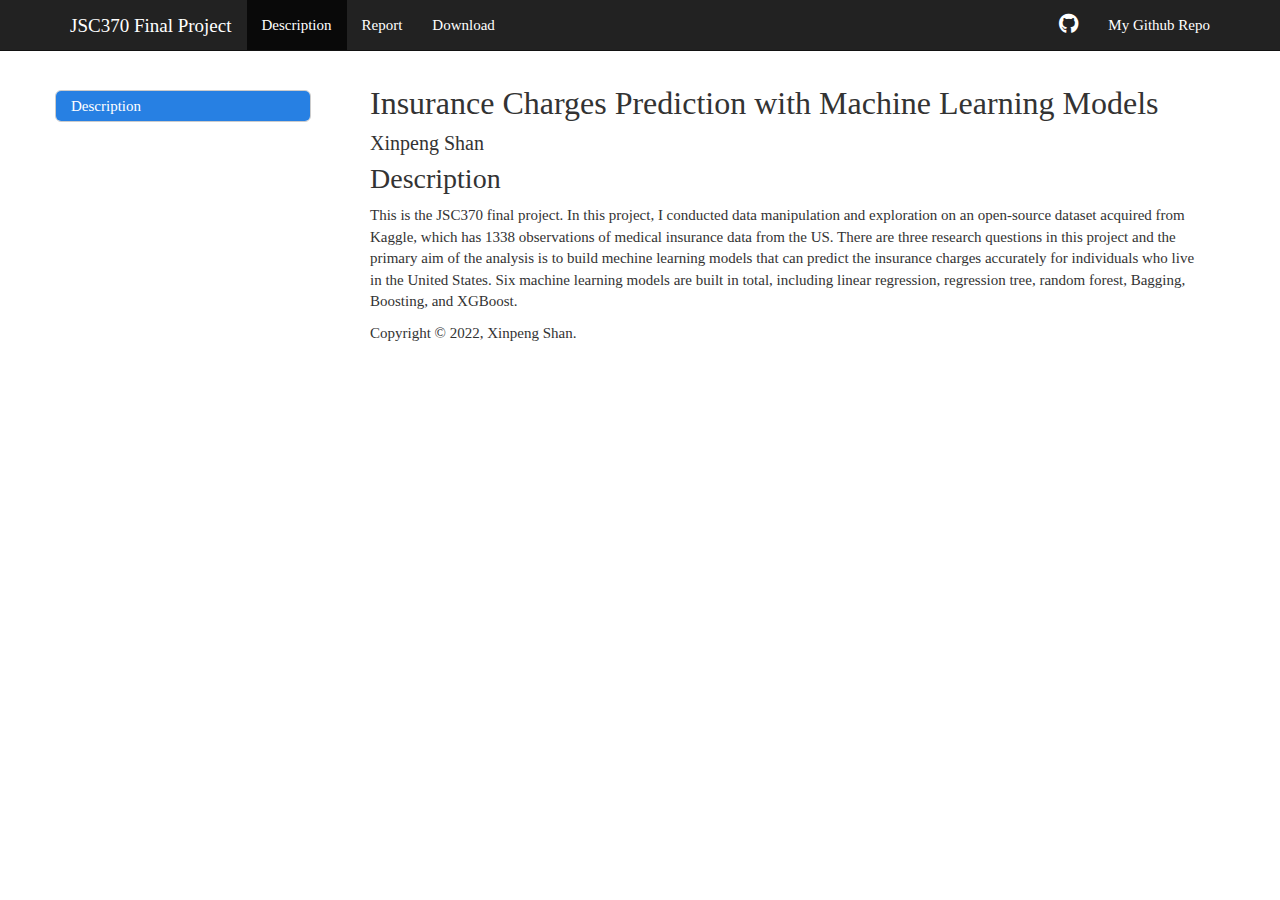
<file: index.html>
<!DOCTYPE html>

<html>

<head>

<meta charset="utf-8" />
<meta name="generator" content="pandoc" />
<meta http-equiv="X-UA-Compatible" content="IE=EDGE" />


<meta name="author" content="Xinpeng Shan" />


<title>Insurance Charges Prediction with Machine Learning Models</title>

<script src="site_libs/jquery-3.6.0/jquery-3.6.0.min.js"></script>
<meta name="viewport" content="width=device-width, initial-scale=1" />
<link href="site_libs/bootstrap-3.3.5/css/cosmo.min.css" rel="stylesheet" />
<script src="site_libs/bootstrap-3.3.5/js/bootstrap.min.js"></script>
<script src="site_libs/bootstrap-3.3.5/shim/html5shiv.min.js"></script>
<script src="site_libs/bootstrap-3.3.5/shim/respond.min.js"></script>
<style>h1 {font-size: 34px;}
       h1.title {font-size: 38px;}
       h2 {font-size: 30px;}
       h3 {font-size: 24px;}
       h4 {font-size: 18px;}
       h5 {font-size: 16px;}
       h6 {font-size: 12px;}
       code {color: inherit; background-color: rgba(0, 0, 0, 0.04);}
       pre:not([class]) { background-color: white }</style>
<script src="site_libs/jqueryui-1.11.4/jquery-ui.min.js"></script>
<link href="site_libs/tocify-1.9.1/jquery.tocify.css" rel="stylesheet" />
<script src="site_libs/tocify-1.9.1/jquery.tocify.js"></script>
<script src="site_libs/navigation-1.1/tabsets.js"></script>
<link href="site_libs/highlightjs-9.12.0/default.css" rel="stylesheet" />
<script src="site_libs/highlightjs-9.12.0/highlight.js"></script>
<link href="site_libs/font-awesome-5.1.0/css/all.css" rel="stylesheet" />
<link href="site_libs/font-awesome-5.1.0/css/v4-shims.css" rel="stylesheet" />

<style type="text/css">
  code{white-space: pre-wrap;}
  span.smallcaps{font-variant: small-caps;}
  span.underline{text-decoration: underline;}
  div.column{display: inline-block; vertical-align: top; width: 50%;}
  div.hanging-indent{margin-left: 1.5em; text-indent: -1.5em;}
  ul.task-list{list-style: none;}
    </style>

<style type="text/css">code{white-space: pre;}</style>
<script type="text/javascript">
if (window.hljs) {
  hljs.configure({languages: []});
  hljs.initHighlightingOnLoad();
  if (document.readyState && document.readyState === "complete") {
    window.setTimeout(function() { hljs.initHighlighting(); }, 0);
  }
}
</script>






<link rel="stylesheet" href="styles.css" type="text/css" />



<style type = "text/css">
.main-container {
  max-width: 940px;
  margin-left: auto;
  margin-right: auto;
}
img {
  max-width:100%;
}
.tabbed-pane {
  padding-top: 12px;
}
.html-widget {
  margin-bottom: 20px;
}
button.code-folding-btn:focus {
  outline: none;
}
summary {
  display: list-item;
}
details > summary > p:only-child {
  display: inline;
}
pre code {
  padding: 0;
}
</style>


<style type="text/css">
.dropdown-submenu {
  position: relative;
}
.dropdown-submenu>.dropdown-menu {
  top: 0;
  left: 100%;
  margin-top: -6px;
  margin-left: -1px;
  border-radius: 0 6px 6px 6px;
}
.dropdown-submenu:hover>.dropdown-menu {
  display: block;
}
.dropdown-submenu>a:after {
  display: block;
  content: " ";
  float: right;
  width: 0;
  height: 0;
  border-color: transparent;
  border-style: solid;
  border-width: 5px 0 5px 5px;
  border-left-color: #cccccc;
  margin-top: 5px;
  margin-right: -10px;
}
.dropdown-submenu:hover>a:after {
  border-left-color: #adb5bd;
}
.dropdown-submenu.pull-left {
  float: none;
}
.dropdown-submenu.pull-left>.dropdown-menu {
  left: -100%;
  margin-left: 10px;
  border-radius: 6px 0 6px 6px;
}
</style>

<script type="text/javascript">
// manage active state of menu based on current page
$(document).ready(function () {
  // active menu anchor
  href = window.location.pathname
  href = href.substr(href.lastIndexOf('/') + 1)
  if (href === "")
    href = "index.html";
  var menuAnchor = $('a[href="' + href + '"]');

  // mark it active
  menuAnchor.tab('show');

  // if it's got a parent navbar menu mark it active as well
  menuAnchor.closest('li.dropdown').addClass('active');

  // Navbar adjustments
  var navHeight = $(".navbar").first().height() + 15;
  var style = document.createElement('style');
  var pt = "padding-top: " + navHeight + "px; ";
  var mt = "margin-top: -" + navHeight + "px; ";
  var css = "";
  // offset scroll position for anchor links (for fixed navbar)
  for (var i = 1; i <= 6; i++) {
    css += ".section h" + i + "{ " + pt + mt + "}\n";
  }
  style.innerHTML = "body {" + pt + "padding-bottom: 40px; }\n" + css;
  document.head.appendChild(style);
});
</script>

<!-- tabsets -->

<style type="text/css">
.tabset-dropdown > .nav-tabs {
  display: inline-table;
  max-height: 500px;
  min-height: 44px;
  overflow-y: auto;
  border: 1px solid #ddd;
  border-radius: 4px;
}

.tabset-dropdown > .nav-tabs > li.active:before {
  content: "";
  font-family: 'Glyphicons Halflings';
  display: inline-block;
  padding: 10px;
  border-right: 1px solid #ddd;
}

.tabset-dropdown > .nav-tabs.nav-tabs-open > li.active:before {
  content: "&#xe258;";
  border: none;
}

.tabset-dropdown > .nav-tabs.nav-tabs-open:before {
  content: "";
  font-family: 'Glyphicons Halflings';
  display: inline-block;
  padding: 10px;
  border-right: 1px solid #ddd;
}

.tabset-dropdown > .nav-tabs > li.active {
  display: block;
}

.tabset-dropdown > .nav-tabs > li > a,
.tabset-dropdown > .nav-tabs > li > a:focus,
.tabset-dropdown > .nav-tabs > li > a:hover {
  border: none;
  display: inline-block;
  border-radius: 4px;
  background-color: transparent;
}

.tabset-dropdown > .nav-tabs.nav-tabs-open > li {
  display: block;
  float: none;
}

.tabset-dropdown > .nav-tabs > li {
  display: none;
}
</style>

<!-- code folding -->



<style type="text/css">

#TOC {
  margin: 25px 0px 20px 0px;
}
@media (max-width: 768px) {
#TOC {
  position: relative;
  width: 100%;
}
}

@media print {
.toc-content {
  /* see https://github.com/w3c/csswg-drafts/issues/4434 */
  float: right;
}
}

.toc-content {
  padding-left: 30px;
  padding-right: 40px;
}

div.main-container {
  max-width: 1200px;
}

div.tocify {
  width: 20%;
  max-width: 260px;
  max-height: 85%;
}

@media (min-width: 768px) and (max-width: 991px) {
  div.tocify {
    width: 25%;
  }
}

@media (max-width: 767px) {
  div.tocify {
    width: 100%;
    max-width: none;
  }
}

.tocify ul, .tocify li {
  line-height: 20px;
}

.tocify-subheader .tocify-item {
  font-size: 0.90em;
}

.tocify .list-group-item {
  border-radius: 0px;
}


</style>



</head>

<body>


<div class="container-fluid main-container">


<!-- setup 3col/9col grid for toc_float and main content  -->
<div class="row">
<div class="col-xs-12 col-sm-4 col-md-3">
<div id="TOC" class="tocify">
</div>
</div>

<div class="toc-content col-xs-12 col-sm-8 col-md-9">




<div class="navbar navbar-default  navbar-fixed-top" role="navigation">
  <div class="container">
    <div class="navbar-header">
      <button type="button" class="navbar-toggle collapsed" data-toggle="collapse" data-bs-toggle="collapse" data-target="#navbar" data-bs-target="#navbar">
        <span class="icon-bar"></span>
        <span class="icon-bar"></span>
        <span class="icon-bar"></span>
      </button>
      <a class="navbar-brand" href="index.html">JSC370 Final Project</a>
    </div>
    <div id="navbar" class="navbar-collapse collapse">
      <ul class="nav navbar-nav">
        <li>
  <a href="index.html">Description</a>
</li>
<li>
  <a href="final-report.html">Report</a>
</li>
<li>
  <a href="https://github.com/xinpeng13/jsc370-final-project/blob/main/final-report.pdf">Download</a>
</li>
      </ul>
      <ul class="nav navbar-nav navbar-right">
        <li>
  <a href="https://github.com/xinpeng13/jsc370-final-project">
    <span class="fa fa-github fa-lg"></span>
     
  </a>
</li>
<li>
  <a href="https://github.com/xinpeng13/jsc370-final-project">My Github Repo</a>
</li>
      </ul>
    </div><!--/.nav-collapse -->
  </div><!--/.container -->
</div><!--/.navbar -->

<div id="header">



<h1 class="title toc-ignore">Insurance Charges Prediction with Machine Learning Models</h1>
<h4 class="author">Xinpeng Shan</h4>

</div>


<div id="description" class="section level2">
<h2>Description</h2>
<p>This is the JSC370 final project. In this project, I conducted data manipulation and exploration on an open-source dataset acquired from Kaggle, which has 1338 observations of medical insurance data from the US. There are three research questions in this project and the primary aim of the analysis is to build mechine learning models that can predict the insurance charges accurately for individuals who live in the United States. Six machine learning models are built in total, including linear regression, regression tree, random forest, Bagging, Boosting, and XGBoost.</p>
</div>

<p>Copyright &copy; 2022, Xinpeng Shan.</p>


</div>
</div>

</div>

<script>

// add bootstrap table styles to pandoc tables
function bootstrapStylePandocTables() {
  $('tr.odd').parent('tbody').parent('table').addClass('table table-condensed');
}
$(document).ready(function () {
  bootstrapStylePandocTables();
});


</script>

<!-- tabsets -->

<script>
$(document).ready(function () {
  window.buildTabsets("TOC");
});

$(document).ready(function () {
  $('.tabset-dropdown > .nav-tabs > li').click(function () {
    $(this).parent().toggleClass('nav-tabs-open');
  });
});
</script>

<!-- code folding -->

<script>
$(document).ready(function ()  {

    // temporarily add toc-ignore selector to headers for the consistency with Pandoc
    $('.unlisted.unnumbered').addClass('toc-ignore')

    // move toc-ignore selectors from section div to header
    $('div.section.toc-ignore')
        .removeClass('toc-ignore')
        .children('h1,h2,h3,h4,h5').addClass('toc-ignore');

    // establish options
    var options = {
      selectors: "h1,h2,h3",
      theme: "bootstrap3",
      context: '.toc-content',
      hashGenerator: function (text) {
        return text.replace(/[.\\/?&!#<>]/g, '').replace(/\s/g, '_');
      },
      ignoreSelector: ".toc-ignore",
      scrollTo: 0
    };
    options.showAndHide = true;
    options.smoothScroll = true;

    // tocify
    var toc = $("#TOC").tocify(options).data("toc-tocify");
});
</script>

<!-- dynamically load mathjax for compatibility with self-contained -->
<script>
  (function () {
    var script = document.createElement("script");
    script.type = "text/javascript";
    script.src  = "https://mathjax.rstudio.com/latest/MathJax.js?config=TeX-AMS-MML_HTMLorMML";
    document.getElementsByTagName("head")[0].appendChild(script);
  })();
</script>

</body>
</html>
</file>
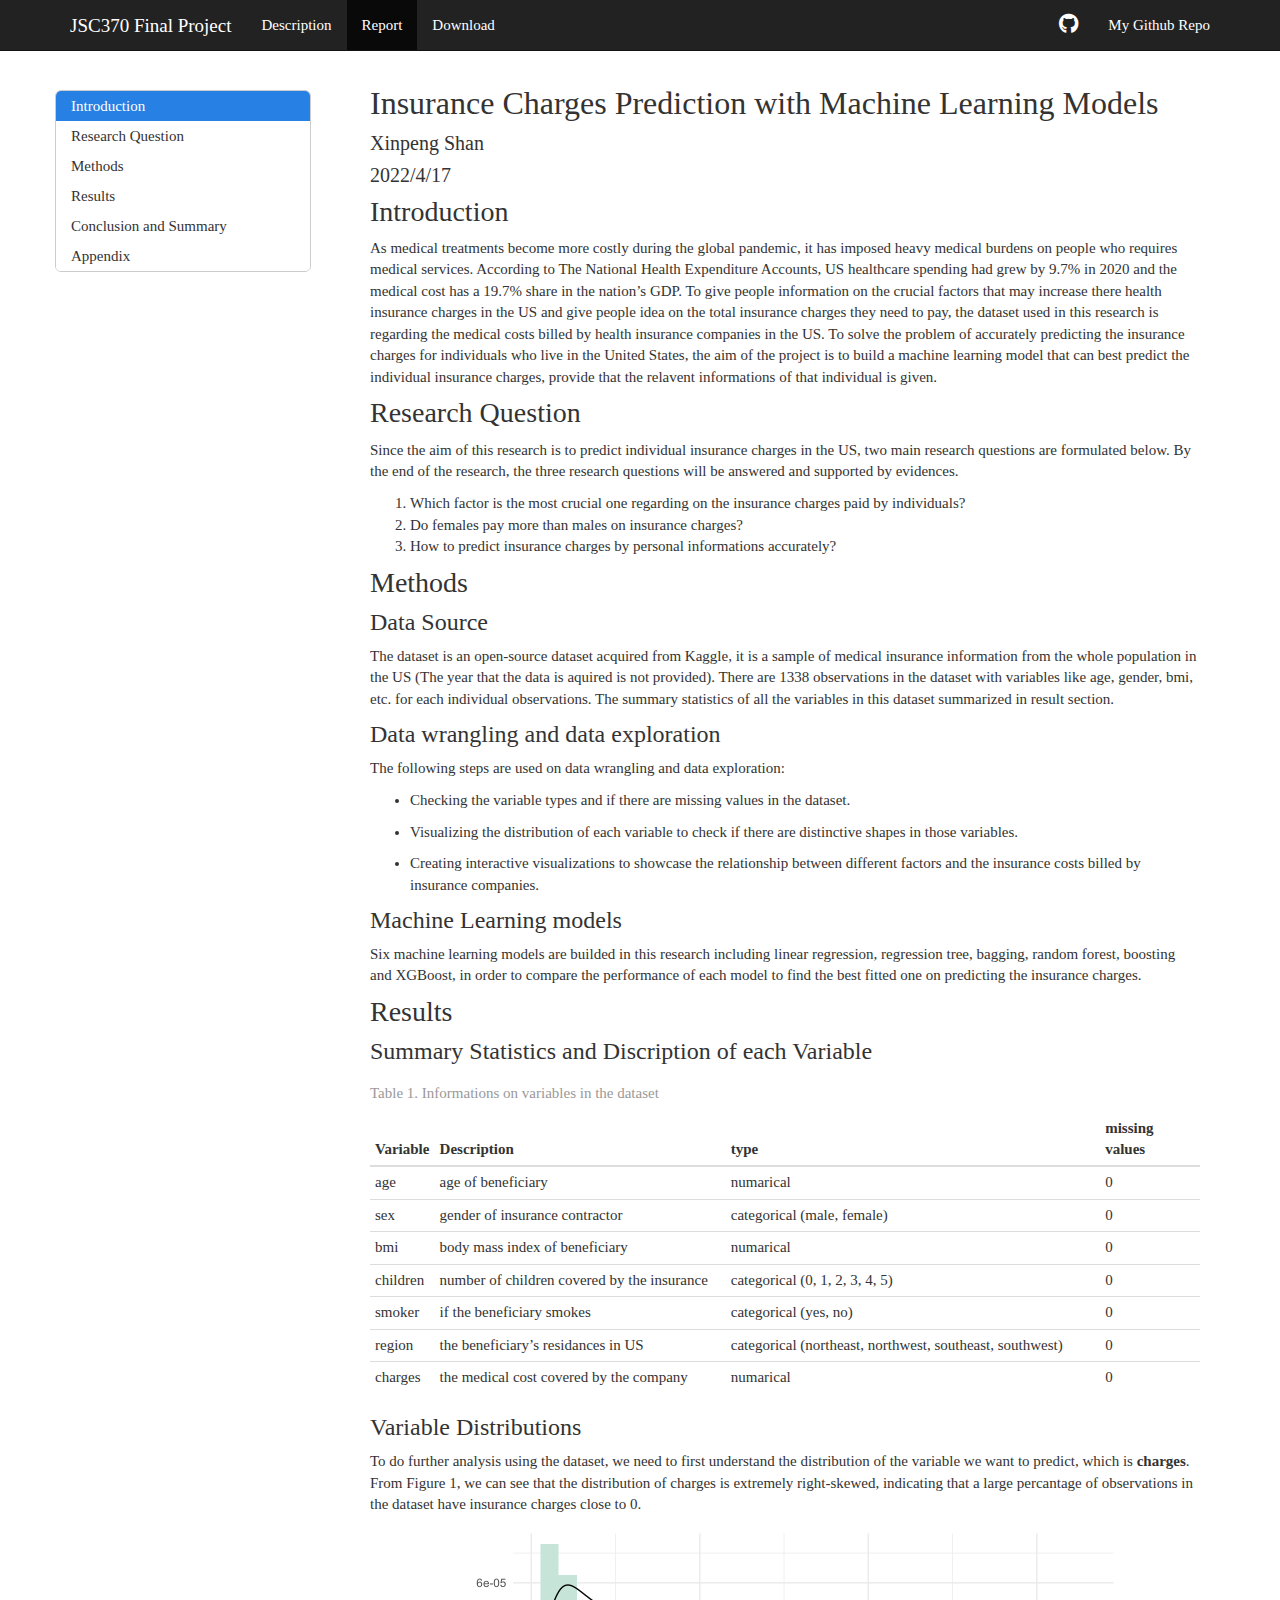
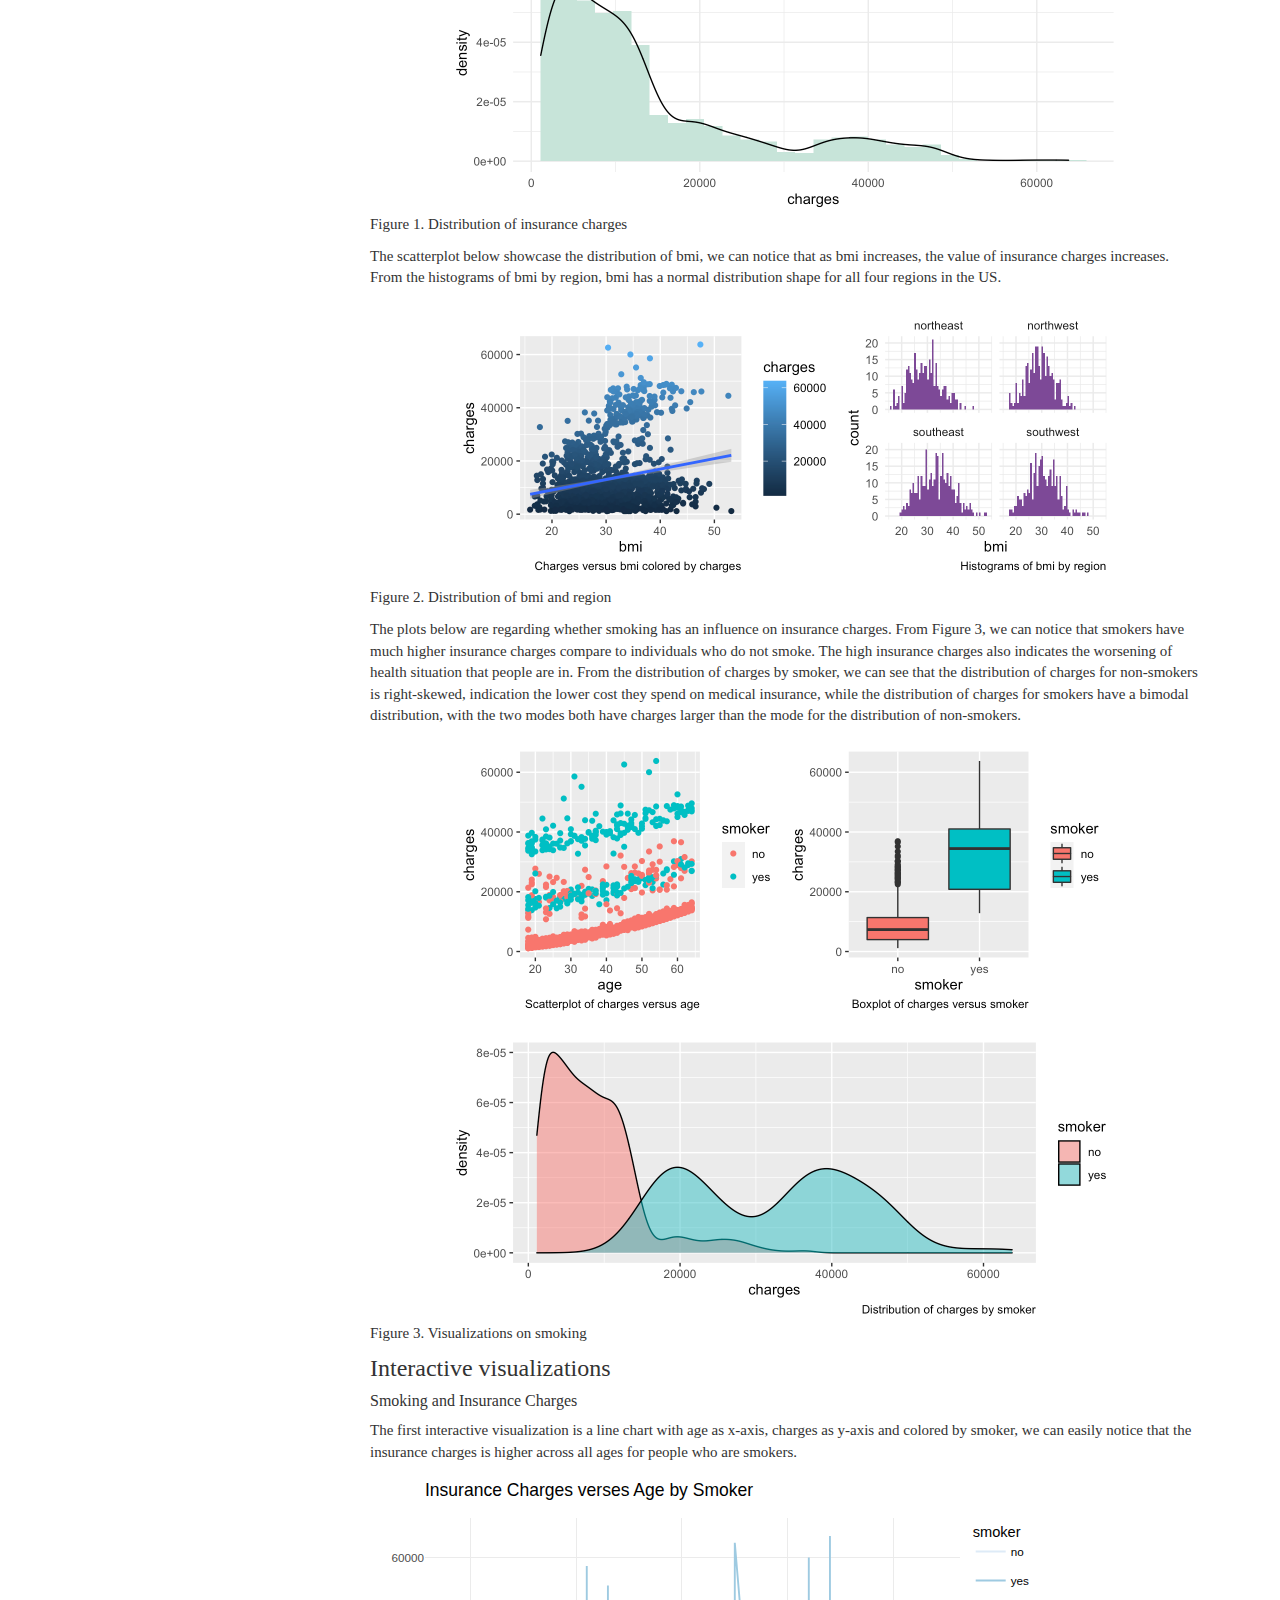
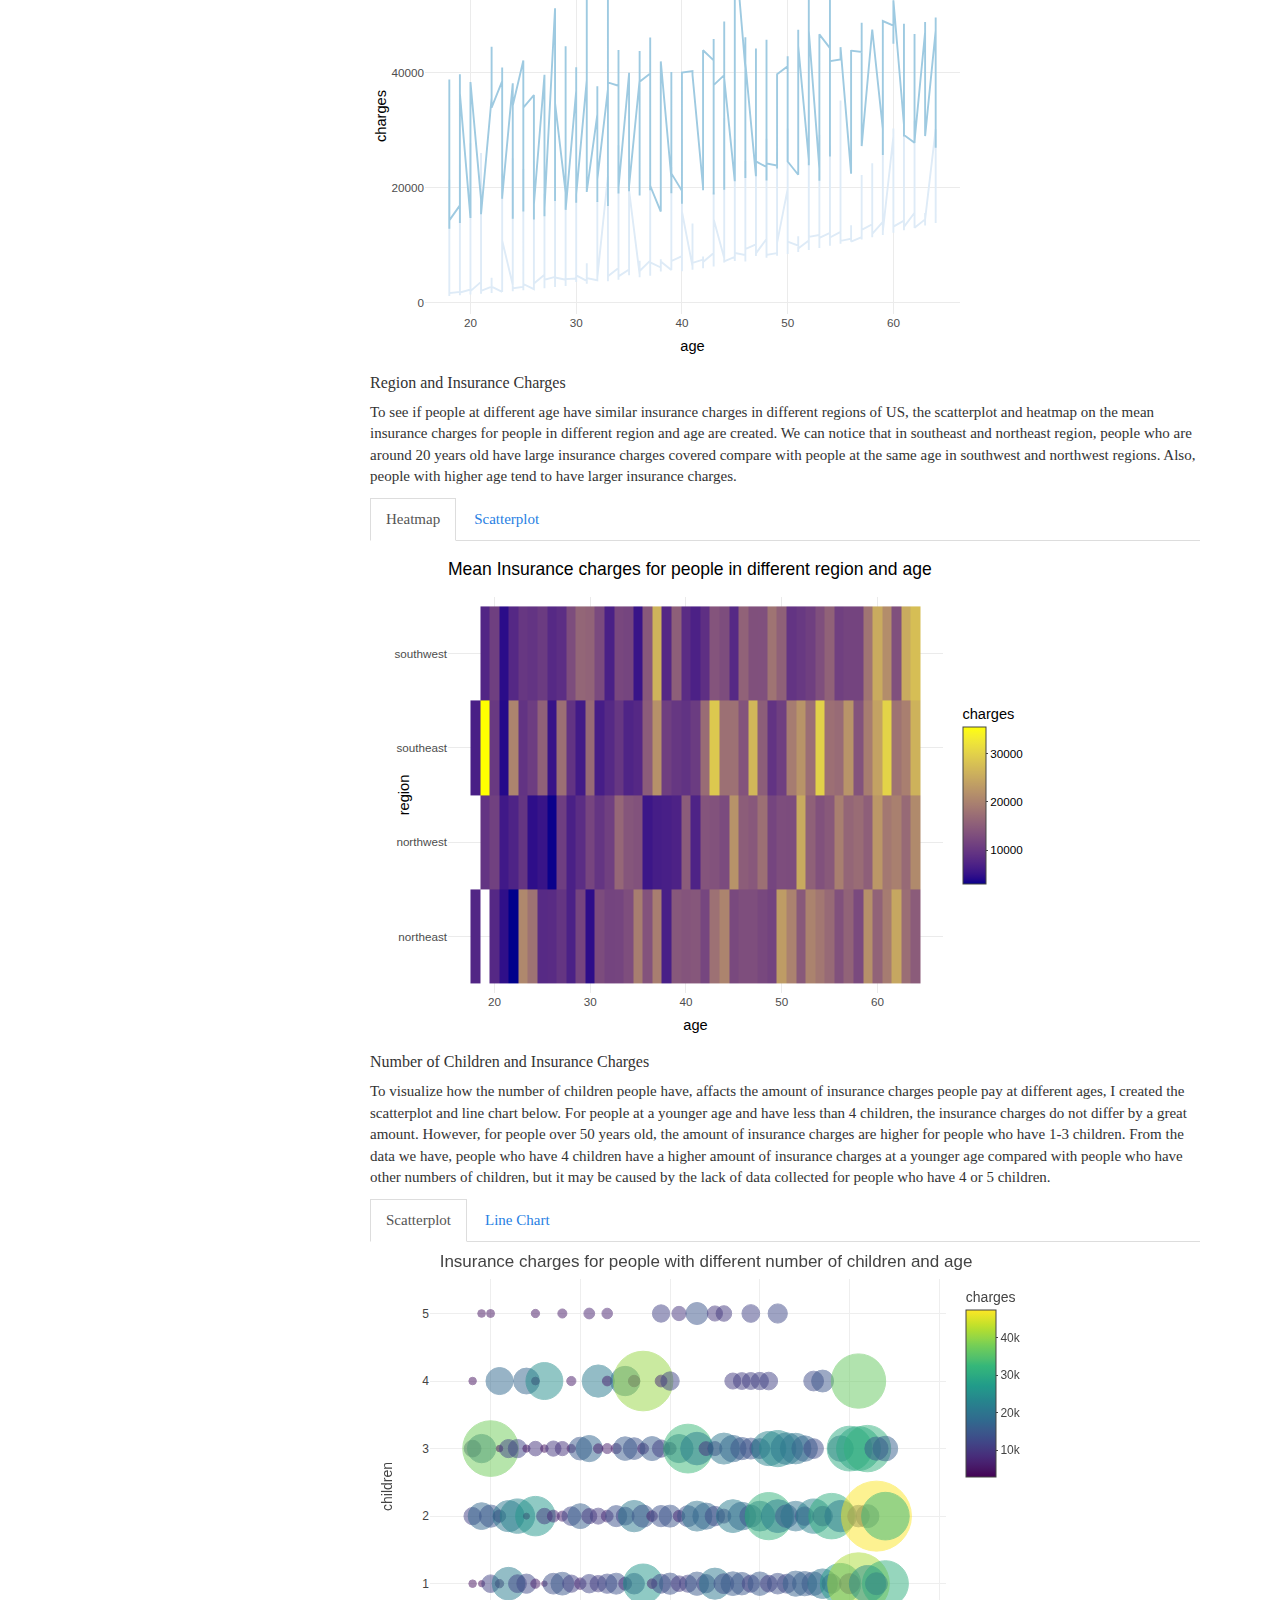
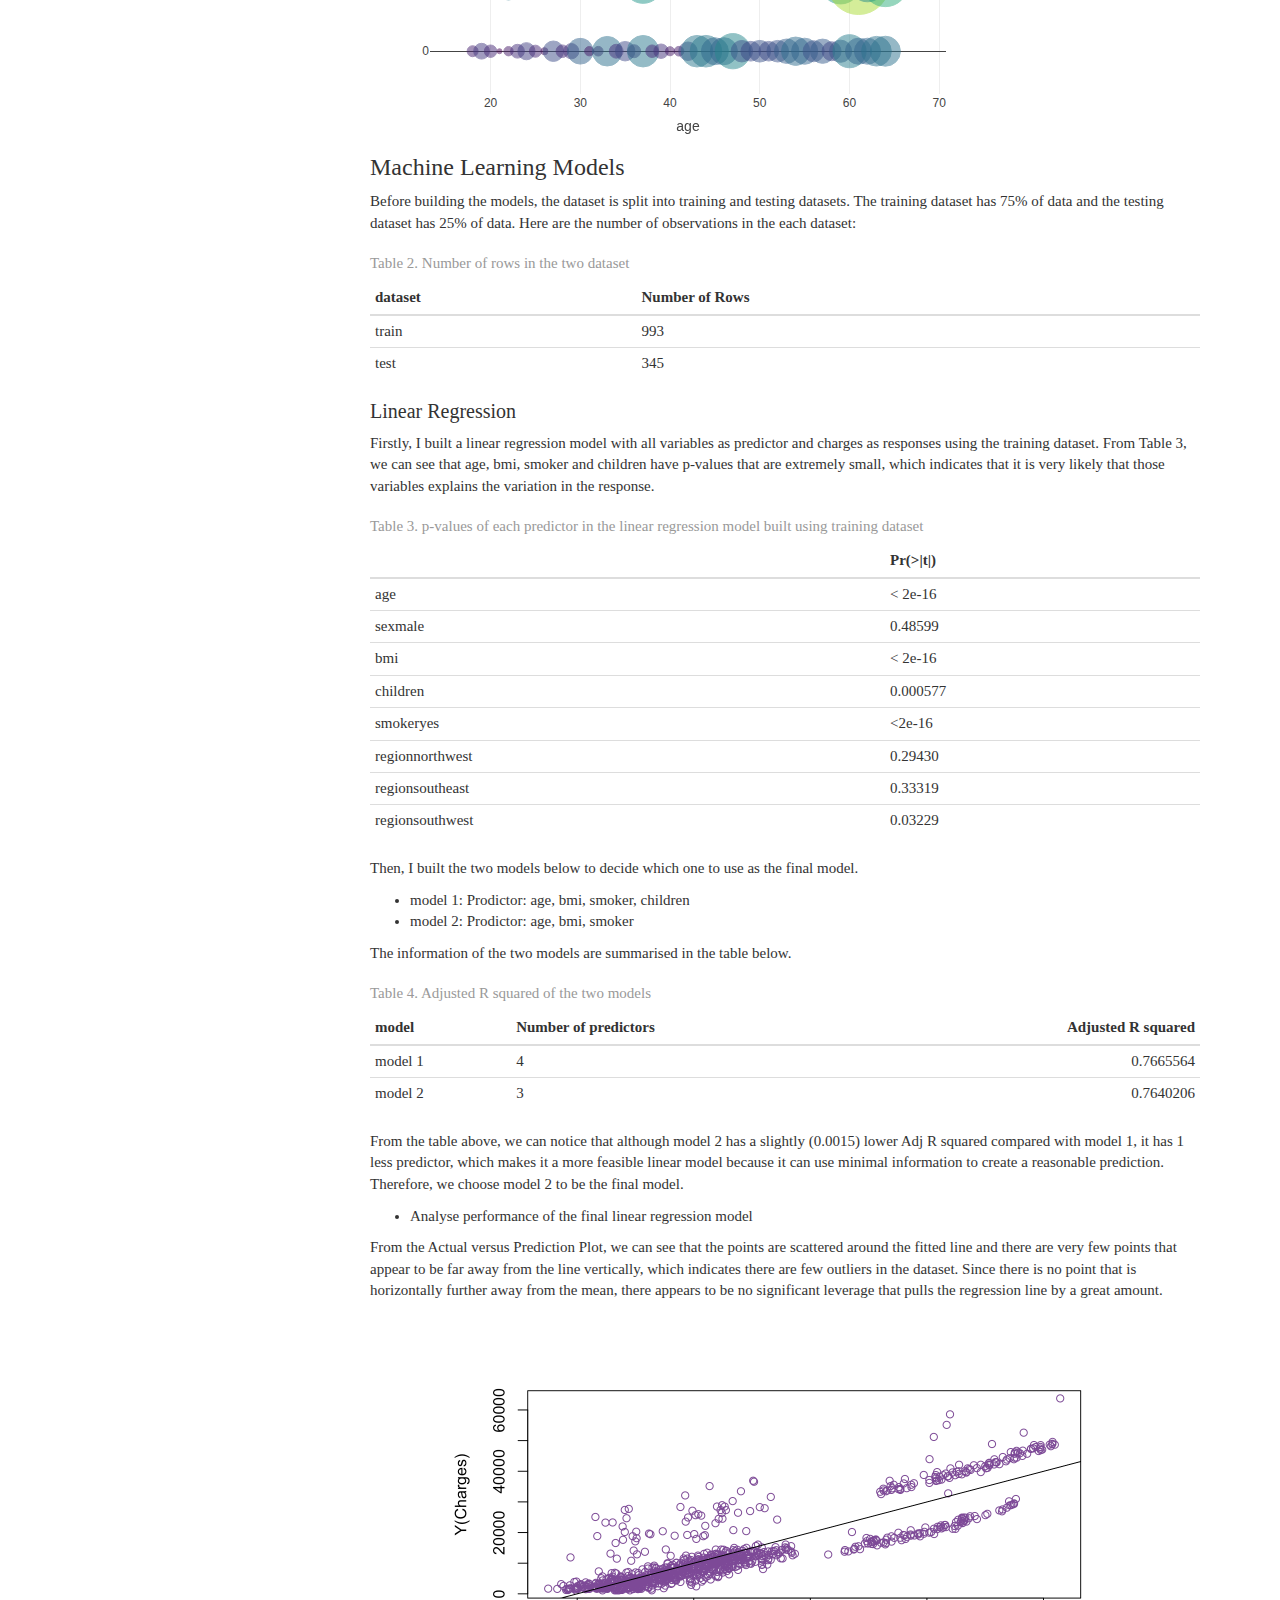
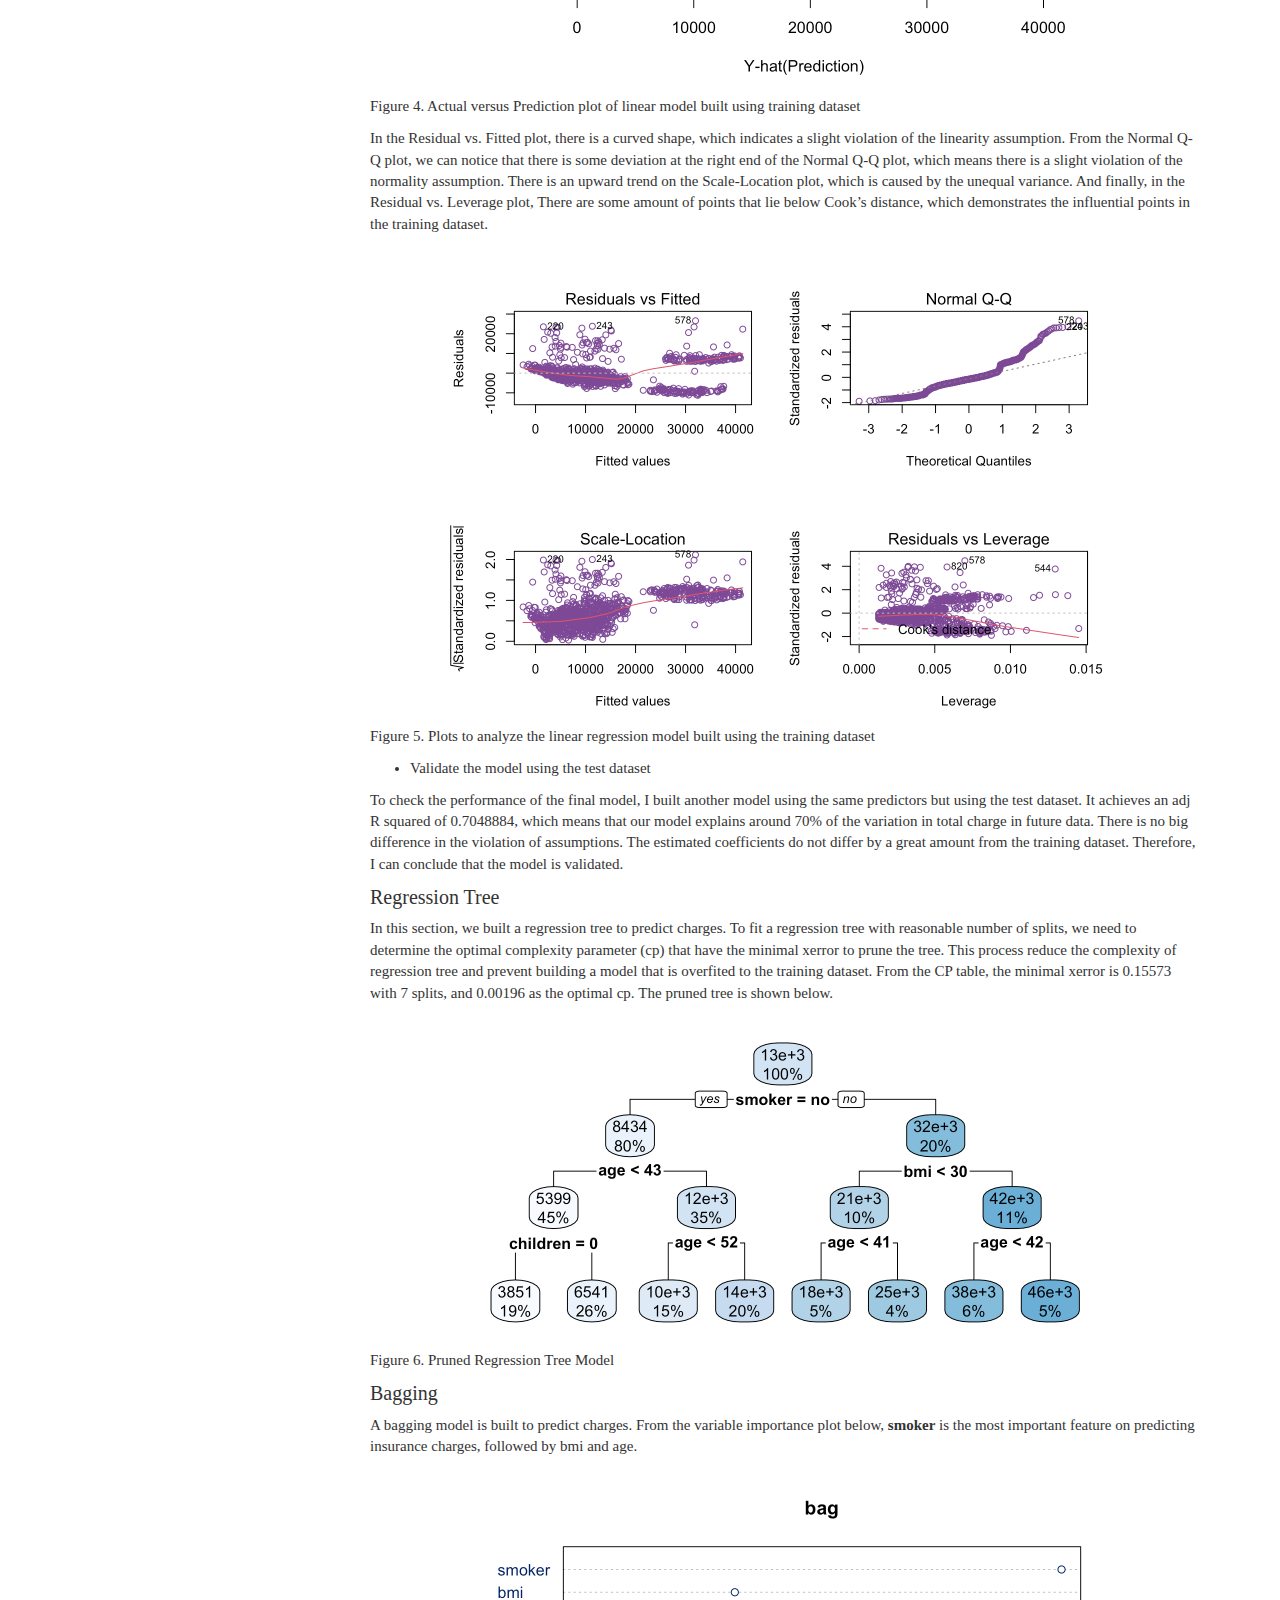
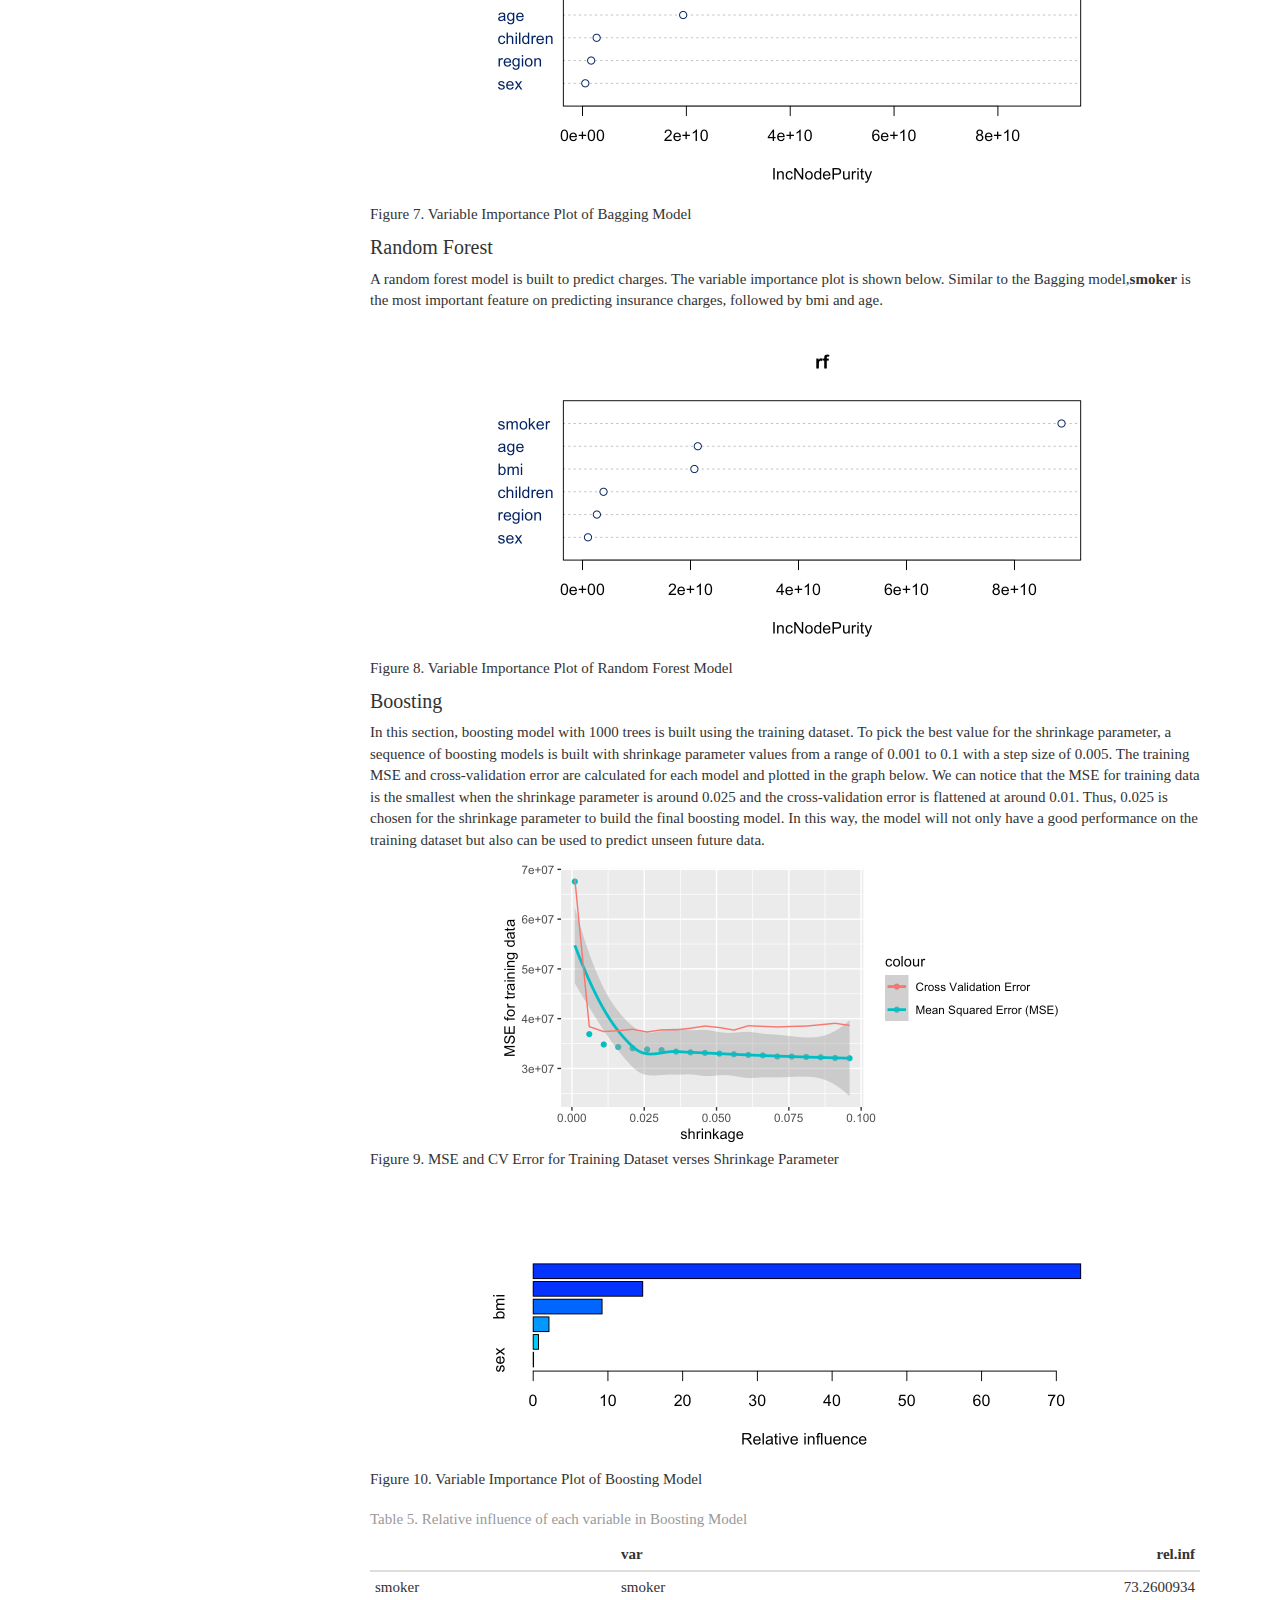
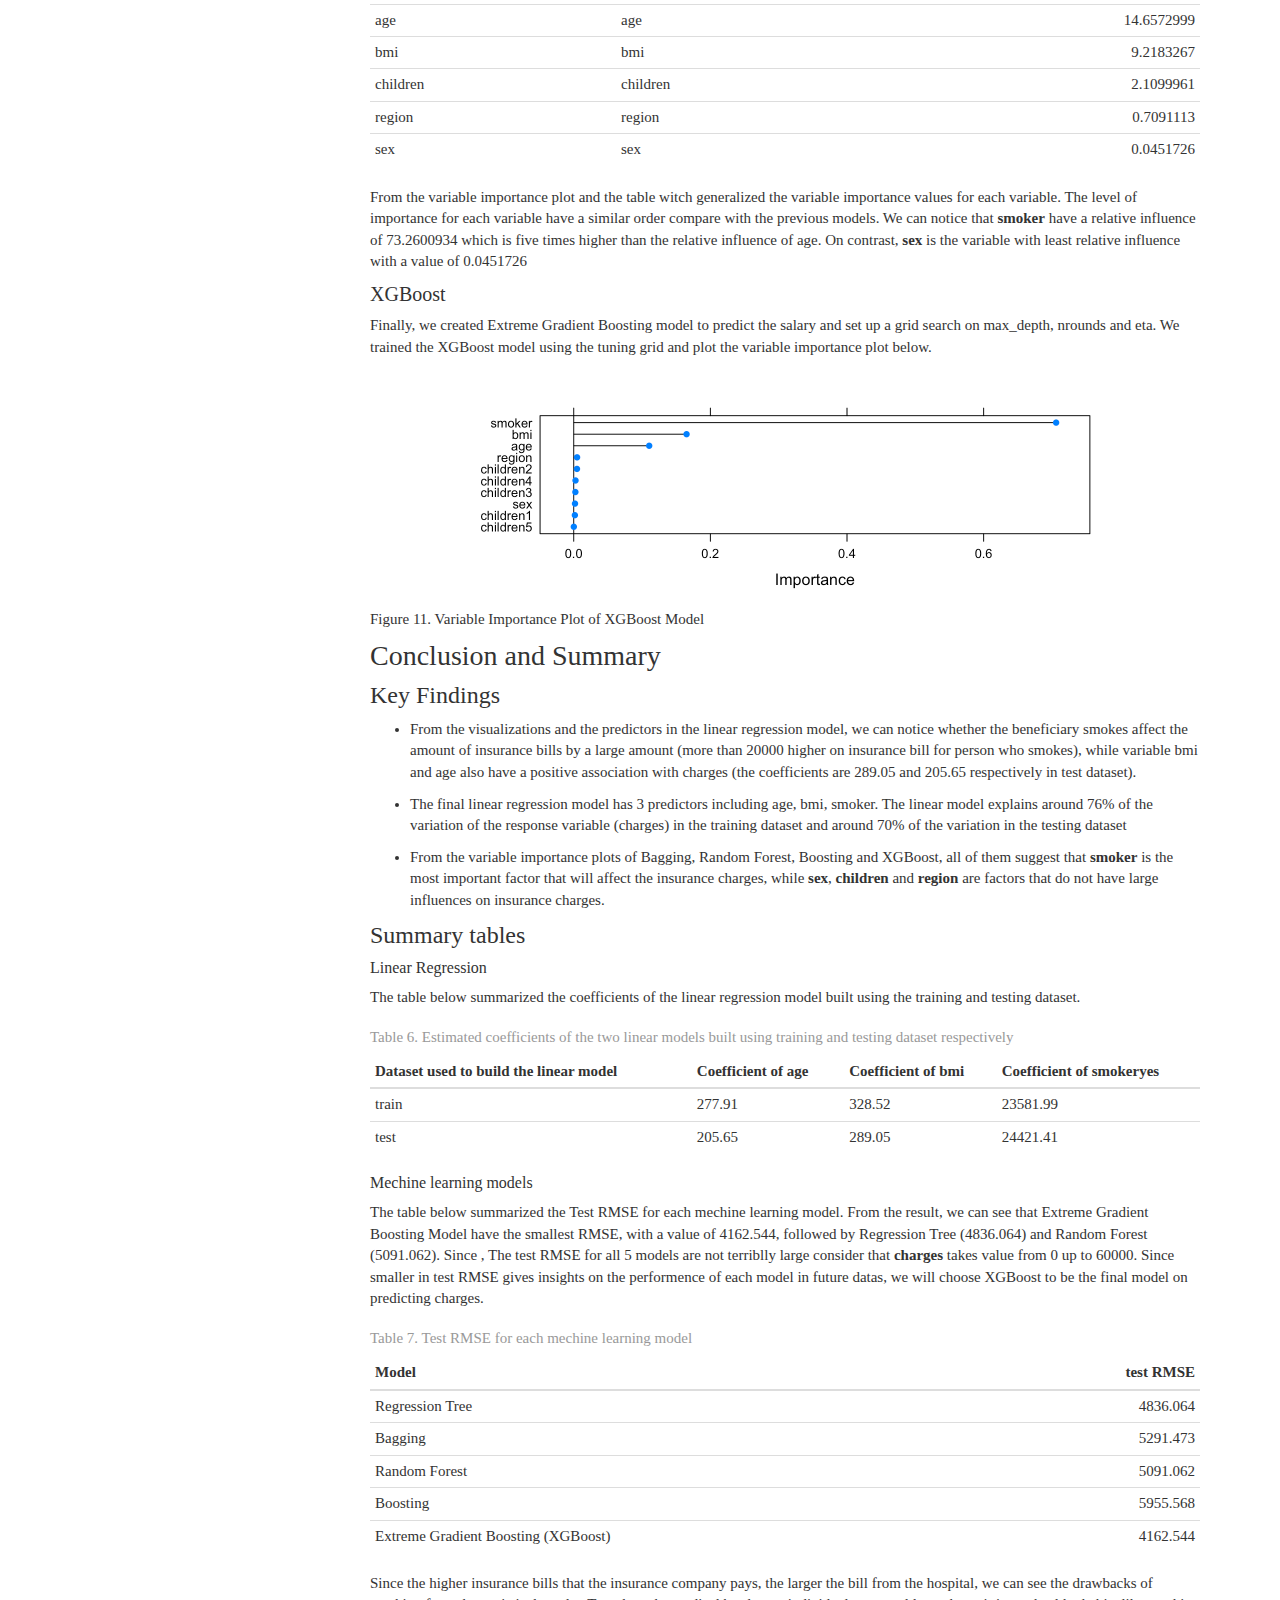
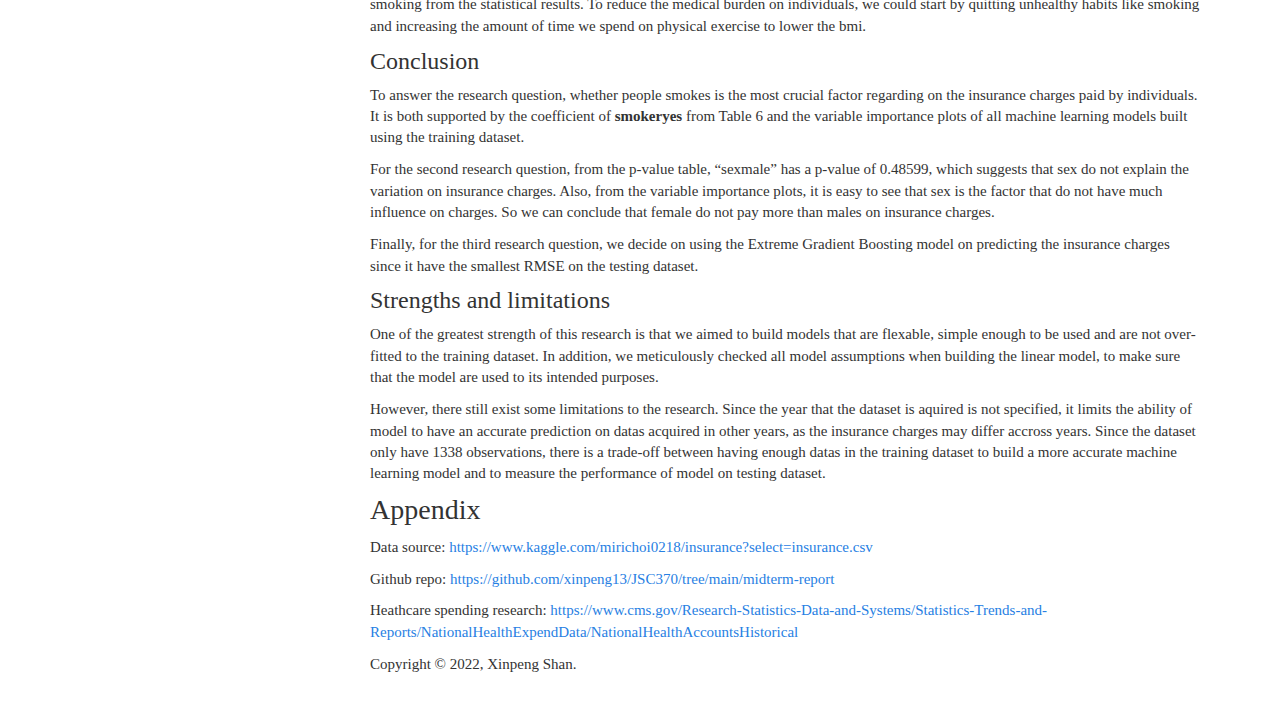
<file: final-report.html>
<!DOCTYPE html>

<html>

<head>

<meta charset="utf-8" />
<meta name="generator" content="pandoc" />
<meta http-equiv="X-UA-Compatible" content="IE=EDGE" />


<meta name="author" content="Xinpeng Shan" />


<title>Insurance Charges Prediction with Machine Learning Models</title>

<script src="site_libs/jquery-3.6.0/jquery-3.6.0.min.js"></script>
<meta name="viewport" content="width=device-width, initial-scale=1" />
<link href="site_libs/bootstrap-3.3.5/css/cosmo.min.css" rel="stylesheet" />
<script src="site_libs/bootstrap-3.3.5/js/bootstrap.min.js"></script>
<script src="site_libs/bootstrap-3.3.5/shim/html5shiv.min.js"></script>
<script src="site_libs/bootstrap-3.3.5/shim/respond.min.js"></script>
<style>h1 {font-size: 34px;}
       h1.title {font-size: 38px;}
       h2 {font-size: 30px;}
       h3 {font-size: 24px;}
       h4 {font-size: 18px;}
       h5 {font-size: 16px;}
       h6 {font-size: 12px;}
       code {color: inherit; background-color: rgba(0, 0, 0, 0.04);}
       pre:not([class]) { background-color: white }</style>
<script src="site_libs/jqueryui-1.11.4/jquery-ui.min.js"></script>
<link href="site_libs/tocify-1.9.1/jquery.tocify.css" rel="stylesheet" />
<script src="site_libs/tocify-1.9.1/jquery.tocify.js"></script>
<script src="site_libs/navigation-1.1/tabsets.js"></script>
<link href="site_libs/highlightjs-9.12.0/default.css" rel="stylesheet" />
<script src="site_libs/highlightjs-9.12.0/highlight.js"></script>
<script src="site_libs/htmlwidgets-1.5.4/htmlwidgets.js"></script>
<script src="site_libs/plotly-binding-4.10.0/plotly.js"></script>
<script src="site_libs/typedarray-0.1/typedarray.min.js"></script>
<link href="site_libs/crosstalk-1.2.0/css/crosstalk.min.css" rel="stylesheet" />
<script src="site_libs/crosstalk-1.2.0/js/crosstalk.min.js"></script>
<link href="site_libs/plotly-htmlwidgets-css-2.5.1/plotly-htmlwidgets.css" rel="stylesheet" />
<script src="site_libs/plotly-main-2.5.1/plotly-latest.min.js"></script>
<link href="site_libs/font-awesome-5.1.0/css/all.css" rel="stylesheet" />
<link href="site_libs/font-awesome-5.1.0/css/v4-shims.css" rel="stylesheet" />

<style type="text/css">
  code{white-space: pre-wrap;}
  span.smallcaps{font-variant: small-caps;}
  span.underline{text-decoration: underline;}
  div.column{display: inline-block; vertical-align: top; width: 50%;}
  div.hanging-indent{margin-left: 1.5em; text-indent: -1.5em;}
  ul.task-list{list-style: none;}
    </style>

<style type="text/css">code{white-space: pre;}</style>
<script type="text/javascript">
if (window.hljs) {
  hljs.configure({languages: []});
  hljs.initHighlightingOnLoad();
  if (document.readyState && document.readyState === "complete") {
    window.setTimeout(function() { hljs.initHighlighting(); }, 0);
  }
}
</script>






<link rel="stylesheet" href="styles.css" type="text/css" />



<style type = "text/css">
.main-container {
  max-width: 940px;
  margin-left: auto;
  margin-right: auto;
}
img {
  max-width:100%;
}
.tabbed-pane {
  padding-top: 12px;
}
.html-widget {
  margin-bottom: 20px;
}
button.code-folding-btn:focus {
  outline: none;
}
summary {
  display: list-item;
}
details > summary > p:only-child {
  display: inline;
}
pre code {
  padding: 0;
}
</style>


<style type="text/css">
.dropdown-submenu {
  position: relative;
}
.dropdown-submenu>.dropdown-menu {
  top: 0;
  left: 100%;
  margin-top: -6px;
  margin-left: -1px;
  border-radius: 0 6px 6px 6px;
}
.dropdown-submenu:hover>.dropdown-menu {
  display: block;
}
.dropdown-submenu>a:after {
  display: block;
  content: " ";
  float: right;
  width: 0;
  height: 0;
  border-color: transparent;
  border-style: solid;
  border-width: 5px 0 5px 5px;
  border-left-color: #cccccc;
  margin-top: 5px;
  margin-right: -10px;
}
.dropdown-submenu:hover>a:after {
  border-left-color: #adb5bd;
}
.dropdown-submenu.pull-left {
  float: none;
}
.dropdown-submenu.pull-left>.dropdown-menu {
  left: -100%;
  margin-left: 10px;
  border-radius: 6px 0 6px 6px;
}
</style>

<script type="text/javascript">
// manage active state of menu based on current page
$(document).ready(function () {
  // active menu anchor
  href = window.location.pathname
  href = href.substr(href.lastIndexOf('/') + 1)
  if (href === "")
    href = "index.html";
  var menuAnchor = $('a[href="' + href + '"]');

  // mark it active
  menuAnchor.tab('show');

  // if it's got a parent navbar menu mark it active as well
  menuAnchor.closest('li.dropdown').addClass('active');

  // Navbar adjustments
  var navHeight = $(".navbar").first().height() + 15;
  var style = document.createElement('style');
  var pt = "padding-top: " + navHeight + "px; ";
  var mt = "margin-top: -" + navHeight + "px; ";
  var css = "";
  // offset scroll position for anchor links (for fixed navbar)
  for (var i = 1; i <= 6; i++) {
    css += ".section h" + i + "{ " + pt + mt + "}\n";
  }
  style.innerHTML = "body {" + pt + "padding-bottom: 40px; }\n" + css;
  document.head.appendChild(style);
});
</script>

<!-- tabsets -->

<style type="text/css">
.tabset-dropdown > .nav-tabs {
  display: inline-table;
  max-height: 500px;
  min-height: 44px;
  overflow-y: auto;
  border: 1px solid #ddd;
  border-radius: 4px;
}

.tabset-dropdown > .nav-tabs > li.active:before {
  content: "";
  font-family: 'Glyphicons Halflings';
  display: inline-block;
  padding: 10px;
  border-right: 1px solid #ddd;
}

.tabset-dropdown > .nav-tabs.nav-tabs-open > li.active:before {
  content: "&#xe258;";
  border: none;
}

.tabset-dropdown > .nav-tabs.nav-tabs-open:before {
  content: "";
  font-family: 'Glyphicons Halflings';
  display: inline-block;
  padding: 10px;
  border-right: 1px solid #ddd;
}

.tabset-dropdown > .nav-tabs > li.active {
  display: block;
}

.tabset-dropdown > .nav-tabs > li > a,
.tabset-dropdown > .nav-tabs > li > a:focus,
.tabset-dropdown > .nav-tabs > li > a:hover {
  border: none;
  display: inline-block;
  border-radius: 4px;
  background-color: transparent;
}

.tabset-dropdown > .nav-tabs.nav-tabs-open > li {
  display: block;
  float: none;
}

.tabset-dropdown > .nav-tabs > li {
  display: none;
}
</style>

<!-- code folding -->



<style type="text/css">

#TOC {
  margin: 25px 0px 20px 0px;
}
@media (max-width: 768px) {
#TOC {
  position: relative;
  width: 100%;
}
}

@media print {
.toc-content {
  /* see https://github.com/w3c/csswg-drafts/issues/4434 */
  float: right;
}
}

.toc-content {
  padding-left: 30px;
  padding-right: 40px;
}

div.main-container {
  max-width: 1200px;
}

div.tocify {
  width: 20%;
  max-width: 260px;
  max-height: 85%;
}

@media (min-width: 768px) and (max-width: 991px) {
  div.tocify {
    width: 25%;
  }
}

@media (max-width: 767px) {
  div.tocify {
    width: 100%;
    max-width: none;
  }
}

.tocify ul, .tocify li {
  line-height: 20px;
}

.tocify-subheader .tocify-item {
  font-size: 0.90em;
}

.tocify .list-group-item {
  border-radius: 0px;
}


</style>



</head>

<body>


<div class="container-fluid main-container">


<!-- setup 3col/9col grid for toc_float and main content  -->
<div class="row">
<div class="col-xs-12 col-sm-4 col-md-3">
<div id="TOC" class="tocify">
</div>
</div>

<div class="toc-content col-xs-12 col-sm-8 col-md-9">




<div class="navbar navbar-default  navbar-fixed-top" role="navigation">
  <div class="container">
    <div class="navbar-header">
      <button type="button" class="navbar-toggle collapsed" data-toggle="collapse" data-bs-toggle="collapse" data-target="#navbar" data-bs-target="#navbar">
        <span class="icon-bar"></span>
        <span class="icon-bar"></span>
        <span class="icon-bar"></span>
      </button>
      <a class="navbar-brand" href="index.html">JSC370 Final Project</a>
    </div>
    <div id="navbar" class="navbar-collapse collapse">
      <ul class="nav navbar-nav">
        <li>
  <a href="index.html">Description</a>
</li>
<li>
  <a href="final-report.html">Report</a>
</li>
<li>
  <a href="https://github.com/xinpeng13/jsc370-final-project/blob/main/final-report.pdf">Download</a>
</li>
      </ul>
      <ul class="nav navbar-nav navbar-right">
        <li>
  <a href="https://github.com/xinpeng13/jsc370-final-project">
    <span class="fa fa-github fa-lg"></span>
     
  </a>
</li>
<li>
  <a href="https://github.com/xinpeng13/jsc370-final-project">My Github Repo</a>
</li>
      </ul>
    </div><!--/.nav-collapse -->
  </div><!--/.container -->
</div><!--/.navbar -->

<div id="header">



<h1 class="title toc-ignore">Insurance Charges Prediction with Machine Learning Models</h1>
<h4 class="author">Xinpeng Shan</h4>
<h4 class="date">2022/4/17</h4>

</div>


<div id="introduction" class="section level2">
<h2>Introduction</h2>
<p>As medical treatments become more costly during the global pandemic, it has imposed heavy medical burdens on people who requires medical services. According to The National Health Expenditure Accounts, US healthcare spending had grew by 9.7% in 2020 and the medical cost has a 19.7% share in the nation’s GDP. To give people information on the crucial factors that may increase there health insurance charges in the US and give people idea on the total insurance charges they need to pay, the dataset used in this research is regarding the medical costs billed by health insurance companies in the US. To solve the problem of accurately predicting the insurance charges for individuals who live in the United States, the aim of the project is to build a machine learning model that can best predict the individual insurance charges, provide that the relavent informations of that individual is given.</p>
</div>
<div id="research-question" class="section level2">
<h2>Research Question</h2>
<p>Since the aim of this research is to predict individual insurance charges in the US, two main research questions are formulated below. By the end of the research, the three research questions will be answered and supported by evidences.</p>
<ol style="list-style-type: decimal">
<li>Which factor is the most crucial one regarding on the insurance charges paid by individuals?</li>
<li>Do females pay more than males on insurance charges?</li>
<li>How to predict insurance charges by personal informations accurately?</li>
</ol>
</div>
<div id="methods" class="section level2">
<h2>Methods</h2>
<div id="data-source" class="section level3">
<h3>Data Source</h3>
<p>The dataset is an open-source dataset acquired from Kaggle, it is a sample of medical insurance information from the whole population in the US (The year that the data is aquired is not provided). There are 1338 observations in the dataset with variables like age, gender, bmi, etc. for each individual observations. The summary statistics of all the variables in this dataset summarized in result section.</p>
</div>
<div id="data-wrangling-and-data-exploration" class="section level3">
<h3>Data wrangling and data exploration</h3>
<p>The following steps are used on data wrangling and data exploration:</p>
<ul>
<li><p>Checking the variable types and if there are missing values in the dataset.</p></li>
<li><p>Visualizing the distribution of each variable to check if there are distinctive shapes in those variables.</p></li>
<li><p>Creating interactive visualizations to showcase the relationship between different factors and the insurance costs billed by insurance companies.</p></li>
</ul>
</div>
<div id="machine-learning-models" class="section level3">
<h3>Machine Learning models</h3>
<p>Six machine learning models are builded in this research including linear regression, regression tree, bagging, random forest, boosting and XGBoost, in order to compare the performance of each model to find the best fitted one on predicting the insurance charges.</p>
</div>
</div>
<div id="results" class="section level2">
<h2>Results</h2>
<div id="summary-statistics-and-discription-of-each-variable" class="section level3">
<h3>Summary Statistics and Discription of each Variable</h3>
<table>
<caption>Table 1. Informations on variables in the dataset</caption>
<colgroup>
<col width="7%" />
<col width="35%" />
<col width="45%" />
<col width="12%" />
</colgroup>
<thead>
<tr class="header">
<th align="left">Variable</th>
<th align="left">Description</th>
<th align="left">type</th>
<th align="left">missing values</th>
</tr>
</thead>
<tbody>
<tr class="odd">
<td align="left">age</td>
<td align="left">age of beneficiary</td>
<td align="left">numarical</td>
<td align="left">0</td>
</tr>
<tr class="even">
<td align="left">sex</td>
<td align="left">gender of insurance contractor</td>
<td align="left">categorical (male, female)</td>
<td align="left">0</td>
</tr>
<tr class="odd">
<td align="left">bmi</td>
<td align="left">body mass index of beneficiary</td>
<td align="left">numarical</td>
<td align="left">0</td>
</tr>
<tr class="even">
<td align="left">children</td>
<td align="left">number of children covered by the insurance</td>
<td align="left">categorical (0, 1, 2, 3, 4, 5)</td>
<td align="left">0</td>
</tr>
<tr class="odd">
<td align="left">smoker</td>
<td align="left">if the beneficiary smokes</td>
<td align="left">categorical (yes, no)</td>
<td align="left">0</td>
</tr>
<tr class="even">
<td align="left">region</td>
<td align="left">the beneficiary’s residances in US</td>
<td align="left">categorical (northeast, northwest, southeast, southwest)</td>
<td align="left">0</td>
</tr>
<tr class="odd">
<td align="left">charges</td>
<td align="left">the medical cost covered by the company</td>
<td align="left">numarical</td>
<td align="left">0</td>
</tr>
</tbody>
</table>
</div>
<div id="variable-distributions" class="section level3">
<h3>Variable Distributions</h3>
<p>To do further analysis using the dataset, we need to first understand the distribution of the variable we want to predict, which is <strong>charges</strong>. From Figure 1, we can see that the distribution of charges is extremely right-skewed, indicating that a large percantage of observations in the dataset have insurance charges close to 0.</p>
<div class="figure">
<img src="final-report_files/figure-html/unnamed-chunk-4-1.png" alt="Figure 1. Distribution of insurance charges" width="672" />
<p class="caption">
Figure 1. Distribution of insurance charges
</p>
</div>
<p>The scatterplot below showcase the distribution of bmi, we can notice that as bmi increases, the value of insurance charges increases. From the histograms of bmi by region, bmi has a normal distribution shape for all four regions in the US.</p>
<div class="figure">
<img src="final-report_files/figure-html/unnamed-chunk-5-1.png" alt="Figure 2. Distribution of bmi and region" width="672" />
<p class="caption">
Figure 2. Distribution of bmi and region
</p>
</div>
<p>The plots below are regarding whether smoking has an influence on insurance charges. From Figure 3, we can notice that smokers have much higher insurance charges compare to individuals who do not smoke. The high insurance charges also indicates the worsening of health situation that people are in. From the distribution of charges by smoker, we can see that the distribution of charges for non-smokers is right-skewed, indication the lower cost they spend on medical insurance, while the distribution of charges for smokers have a bimodal distribution, with the two modes both have charges larger than the mode for the distribution of non-smokers.</p>
<p><img src="final-report_files/figure-html/unnamed-chunk-6-1.png" width="672" /></p>
<div class="figure">
<img src="final-report_files/figure-html/unnamed-chunk-7-1.png" alt="Figure 3. Visualizations on smoking" width="672" />
<p class="caption">
Figure 3. Visualizations on smoking
</p>
</div>
</div>
<div id="interactive-visualizations" class="section level3">
<h3>Interactive visualizations</h3>
<div id="smoking-and-insurance-charges" class="section level5">
<h5>Smoking and Insurance Charges</h5>
<p>The first interactive visualization is a line chart with age as x-axis, charges as y-axis and colored by smoker, we can easily notice that the insurance charges is higher across all ages for people who are smokers.</p>
<div id="htmlwidget-8af49ed68b6b9f5b89f8" style="width:672px;height:480px;" class="plotly html-widget"></div>
<script type="application/json" data-for="htmlwidget-8af49ed68b6b9f5b89f8">{"x":{"data":[{"x":[18,18,18,18,18,18,18,18,18,18,18,18,18,18,18,18,18,18,18,18,18,18,18,18,18,18,18,18,18,18,18,18,18,18,18,18,18,18,18,18,18,18,18,18,18,18,18,18,18,18,18,18,18,18,18,18,18,19,19,19,19,19,19,19,19,19,19,19,19,19,19,19,19,19,19,19,19,19,19,19,19,19,19,19,19,19,19,19,19,19,19,19,19,19,19,19,19,19,19,19,19,19,19,19,19,19,19,20,20,20,20,20,20,20,20,20,20,20,20,20,20,20,20,20,20,20,20,21,21,21,21,21,21,21,21,21,21,21,21,21,21,21,21,21,21,21,21,21,21,21,21,21,21,22,22,22,22,22,22,22,22,22,22,22,22,22,22,22,22,22,22,22,22,22,22,23,23,23,23,23,23,23,23,23,23,23,23,23,23,23,23,23,23,23,23,23,24,24,24,24,24,24,24,24,24,24,24,24,24,24,24,24,24,24,24,24,24,24,25,25,25,25,25,25,25,25,25,25,25,25,25,25,25,25,25,25,25,25,25,25,25,26,26,26,26,26,26,26,26,26,26,26,26,26,26,26,26,26,26,26,26,26,26,26,26,26,27,27,27,27,27,27,27,27,27,27,27,27,27,27,27,27,27,27,27,28,28,28,28,28,28,28,28,28,28,28,28,28,28,28,28,28,28,28,28,28,28,28,28,28,29,29,29,29,29,29,29,29,29,29,29,29,29,29,29,29,29,29,29,29,29,30,30,30,30,30,30,30,30,30,30,30,30,30,30,30,30,30,30,31,31,31,31,31,31,31,31,31,31,31,31,31,31,31,31,31,31,31,31,31,31,32,32,32,32,32,32,32,32,32,32,32,32,32,32,32,32,32,32,32,32,32,33,33,33,33,33,33,33,33,33,33,33,33,33,33,33,33,33,33,33,33,34,34,34,34,34,34,34,34,34,34,34,34,34,34,34,34,34,34,34,34,34,35,35,35,35,35,35,35,35,35,35,35,35,35,35,35,35,35,35,35,35,36,36,36,36,36,36,36,36,36,36,36,36,36,36,36,36,36,36,36,37,37,37,37,37,37,37,37,37,37,37,37,37,37,37,37,38,38,38,38,38,38,38,38,38,38,38,38,38,38,38,38,38,38,38,38,38,38,38,39,39,39,39,39,39,39,39,39,39,39,39,39,39,39,39,39,39,39,40,40,40,40,40,40,40,40,40,40,40,40,40,40,40,40,40,40,40,40,40,40,41,41,41,41,41,41,41,41,41,41,41,41,41,41,41,41,41,41,41,41,41,41,41,41,41,42,42,42,42,42,42,42,42,42,42,42,42,42,42,42,42,42,42,42,43,43,43,43,43,43,43,43,43,43,43,43,43,43,43,44,44,44,44,44,44,44,44,44,44,44,44,44,44,44,44,44,44,44,44,44,45,45,45,45,45,45,45,45,45,45,45,45,45,45,45,45,45,45,45,45,45,45,45,45,46,46,46,46,46,46,46,46,46,46,46,46,46,46,46,46,46,46,46,46,46,46,46,46,47,47,47,47,47,47,47,47,47,47,47,47,47,47,47,47,47,47,47,48,48,48,48,48,48,48,48,48,48,48,48,48,48,48,48,48,48,48,48,48,48,48,48,49,49,49,49,49,49,49,49,49,49,49,49,49,49,49,49,49,49,49,49,49,49,49,49,50,50,50,50,50,50,50,50,50,50,50,50,50,50,50,50,50,50,50,50,50,50,50,50,50,51,51,51,51,51,51,51,51,51,51,51,51,51,51,51,51,51,51,51,51,51,51,51,52,52,52,52,52,52,52,52,52,52,52,52,52,52,52,52,52,52,52,52,52,52,52,53,53,53,53,53,53,53,53,53,53,53,53,53,53,53,53,53,53,53,53,53,53,53,54,54,54,54,54,54,54,54,54,54,54,54,54,54,54,54,54,54,54,54,54,54,54,55,55,55,55,55,55,55,55,55,55,55,55,55,55,55,55,55,55,55,55,55,55,55,55,56,56,56,56,56,56,56,56,56,56,56,56,56,56,56,56,56,56,56,56,56,56,57,57,57,57,57,57,57,57,57,57,57,57,57,57,57,57,57,57,57,57,57,57,58,58,58,58,58,58,58,58,58,58,58,58,58,58,58,58,58,58,58,58,58,58,58,58,59,59,59,59,59,59,59,59,59,59,59,59,59,59,59,59,59,59,59,59,59,60,60,60,60,60,60,60,60,60,60,60,60,60,60,60,60,60,60,61,61,61,61,61,61,61,61,61,61,61,61,61,61,61,61,61,62,62,62,62,62,62,62,62,62,62,62,62,62,62,62,62,62,62,62,63,63,63,63,63,63,63,63,63,63,63,63,63,63,63,63,63,63,64,64,64,64,64,64,64,64,64,64,64,64,64,64,64],"y":[1725.5523,1137.011,2198.18985,3393.35635,2211.13075,21344.8467,1705.6245,1694.7964,1631.8212,1137.4697,1615.7667,1719.4363,1704.5681,14133.03775,1607.5101,3481.868,1631.6683,7323.734819,1149.3959,2201.0971,2203.47185,1622.1885,2196.4732,11482.63485,1708.0014,2801.2588,2219.4451,1633.0444,2207.69745,1712.227,1136.3994,1727.54,2217.6012,1146.7966,1131.5066,1621.8827,1141.4451,1634.5734,2304.0022,1121.8739,2217.46915,1711.0268,1704.70015,11884.04858,4561.1885,2203.73595,2200.83085,1702.4553,12890.05765,1135.9407,1633.9618,1720.3537,1708.92575,11272.33139,1163.4627,2205.9808,1629.8335,1837.237,4687.797,1625.43375,1743.214,2331.519,1632.56445,1261.442,1842.519,2719.27975,1639.5631,2130.6759,1727.785,1832.094,2803.69785,1737.376,1635.73365,1261.859,2138.0707,1621.3402,2134.9015,23082.95533,1632.03625,1744.465,1253.936,1748.774,1256.299,24059.68019,1646.4297,2128.43105,1639.5631,1242.816,2709.1119,1242.26,1263.249,1627.28245,1252.407,2136.88225,2221.56445,2117.33885,2913.569,1628.4709,2730.10785,1759.338,2709.24395,22493.65964,1728.897,18838.70366,1241.565,2710.82855,1731.677,2257.47525,2457.21115,4830.63,1980.07,1391.5287,1769.53165,1967.0227,27724.28875,3056.3881,2566.4707,1880.07,2362.22905,1984.4533,1877.9294,1875.344,4915.05985,2261.5688,2459.7201,1880.487,1964.78,3579.8287,1532.4697,2026.9741,2404.7338,2597.779,3180.5101,16586.49771,3167.45585,1534.3045,3077.0955,3861.20965,2585.269,2104.1134,2020.5523,1906.35825,1917.3184,2103.08,1526.312,2585.85065,3279.86855,26018.95052,2020.177,1909.52745,2102.2647,1515.3449,2007.945,2755.02095,2155.6815,2045.68525,2166.732,4005.4225,2150.469,2156.7518,2254.7967,2643.2685,1664.9996,3925.7582,2731.9122,3443.064,1682.597,2639.0429,2527.81865,2250.8352,1674.6323,2154.361,2055.3249,4296.2712,2741.948,1826.843,2395.17155,2775.19215,1837.2819,1824.2854,4466.6214,3500.6123,2416.955,1815.8759,3597.596,2438.0552,2690.1138,2789.0574,21595.38229,3591.48,2396.0959,14426.07385,2899.48935,13126.67745,22395.74424,10795.93733,3046.062,2855.43755,3537.703,25081.76784,1986.9334,18955.22017,4618.0799,1969.614,3044.2133,1977.815,2352.96845,2457.502,4234.927,17128.42608,2842.76075,2473.3341,12609.88702,1972.95,2480.9791,1981.5819,2850.68375,2464.6188,2721.3208,4504.6624,2137.6536,2523.1695,3906.127,5080.096,2727.3951,2534.39375,3213.62205,17878.90068,3206.49135,3309.7926,18218.16139,4391.652,4877.98105,23241.47453,3594.17085,3227.1211,2632.992,3238.4357,3021.80915,4189.1131,3208.787,2302.3,3877.30425,3385.39915,3490.5491,3981.9768,3392.9768,24671.66334,3176.8159,2897.3235,3410.324,3201.24515,3484.331,2680.9493,3392.3652,4661.28635,4564.19145,2927.0647,2322.6218,2902.9065,3378.91,3987.926,2904.088,3176.2877,2699.56835,3292.52985,4827.90495,2483.736,4260.744,3561.8889,18804.7524,2497.0383,2498.4144,2494.022,3558.62025,4058.71245,3577.999,3070.8087,2974.126,4846.92015,16796.41194,3353.4703,18903.49141,3693.428,3956.07145,4449.462,3556.9223,4133.64165,3766.8838,4337.7352,2689.4954,3172.018,4349.462,20177.67113,23288.9284,3268.84665,3847.674,4435.0942,3062.50825,4428.88785,4719.73655,4438.2634,3161.454,5312.16985,19673.33573,3171.6149,5615.369,3277.161,3732.6251,4340.4409,3947.4131,2867.1196,18157.876,5138.2567,4922.9159,4040.55825,20277.80751,19442.3535,2866.091,4906.40965,3736.4647,3366.6697,3943.5954,5209.57885,3353.284,4433.3877,5708.867,3471.4096,4529.477,4433.9159,4058.1161,4149.736,3645.0894,5325.651,4237.12655,4151.0287,3554.203,4032.2407,4753.6368,3659.346,4837.5823,5428.7277,4266.1658,4719.52405,4527.18295,4137.5227,5693.4305,18963.17192,4718.20355,3756.6216,4949.7587,6799.458,4441.21315,4463.2051,3260.199,4243.59005,4738.2682,4347.02335,4931.647,3857.75925,3761.292,6113.23105,3757.8448,5031.26955,4350.5144,3875.7341,5327.40025,4134.08245,4934.705,5425.02335,4239.89265,3866.8552,6334.34355,5152.134,6128.79745,5253.524,4667.60765,4074.4537,4686.3887,3994.1778,3972.9247,17626.23951,5148.5526,4673.3922,4462.7218,4562.8421,4454.40265,4076.497,3989.841,4670.64,4544.2348,4357.04365,21984.47061,5354.07465,4889.9995,12404.8791,4185.0979,5972.378,4779.6023,11326.71487,6666.243,4766.022,5375.038,6360.9936,6653.7886,5257.50795,6551.7501,3704.3545,4795.6568,6059.173,5261.46945,4571.41305,5989.52365,5003.853,27375.90478,5002.7827,5012.471,4894.7533,6184.2994,6196.448,3935.1799,5594.8455,6753.038,5385.3379,11737.84884,4320.41085,4992.3764,4500.33925,4518.82625,14358.36437,5124.1887,4415.1588,4536.259,5729.0053,5125.2157,5246.047,4751.07,5846.9176,5926.846,4762.329,5240.765,24915.04626,5934.3798,6414.178,6402.29135,5245.2269,4746.344,5836.5204,5630.45785,5227.98875,5116.5004,4747.0529,19496.71917,4883.866,6746.7425,5478.0368,6748.5912,4399.731,5469.0066,5584.3057,5266.3656,5377.4578,4402.233,5458.04645,5272.1758,7243.8136,4889.0368,5267.81815,6548.19505,7228.21565,5373.36425,5472.449,7281.5056,6406.4107,6203.90175,6313.759,4646.759,6686.4313,5028.1466,6796.86325,19214.70553,6435.6237,6311.952,6877.9801,20420.60465,6112.35295,6198.7518,6985.50695,6079.6715,6082.405,6455.86265,5400.9805,6652.5288,6555.07035,5974.3847,5397.6167,6067.12675,6373.55735,5976.8311,6571.544,6933.24225,7151.092,5488.262,7144.86265,5484.4673,5383.536,5855.9025,6457.8434,7537.1639,6640.54485,7133.9025,5649.715,6710.1919,7512.267,6356.2707,6123.5688,7985.815,5662.225,7209.4918,6117.4945,6238.298,8965.79575,8596.8278,7986.47525,7418.522,5757.41345,8582.3023,6338.0756,23563.01618,7201.70085,8059.6791,6389.37785,5920.1041,7077.1894,6610.1097,8162.71625,7196.867,6600.20595,5910.944,7682.67,7173.35995,8252.2843,6500.2359,5438.7491,6986.697,28476.73499,6600.361,6496.886,6393.60345,5415.6612,6593.5083,15828.82173,6272.4772,6571.02435,6186.127,8538.28845,6775.961,7371.772,7358.17565,7265.7025,7749.1564,7256.7231,5709.1644,6185.3208,6664.68595,6781.3542,7261.741,6282.235,6289.7549,9222.4026,7954.517,7153.5539,13725.47184,5699.8375,6858.4796,6770.1925,6875.961,7443.64305,8017.06115,7639.41745,5969.723,7640.3092,7729.64575,7050.642,7046.7222,7160.3303,5966.8874,7160.094,6358.77645,7045.499,5979.731,7650.77375,7162.0122,6474.013,6940.90985,7050.0213,8606.2174,19144.57652,8522.003,7345.7266,6837.3687,7441.501,18806.14547,8310.83915,6849.026,6250.435,8410.04685,7325.0482,7727.2532,7337.748,14478.33015,7726.854,7740.337,6948.7008,7419.4779,7731.4271,7152.6714,7421.19455,8116.26885,8302.53565,8211.1002,12797.20962,8219.2039,8891.1395,7633.7206,7626.993,32108.66282,7518.02535,7624.63,8023.13545,7623.518,7147.4728,7935.29115,8516.829,8520.026,7441.053,9788.8659,7345.084,8027.968,8413.46305,8527.532,7222.78625,8604.48365,9095.06825,7448.40395,7731.85785,7445.918,7348.142,9704.66805,28340.18885,17929.30337,8605.3615,8603.8234,8515.7587,9101.798,8615.3,8240.5896,8026.6666,8823.279,7147.105,7742.1098,9432.9253,8232.6388,8334.45755,24603.04837,8944.1151,9411.005,7526.70645,8342.90875,8825.086,8233.0975,8334.5896,9193.8385,8823.98575,9414.92,10096.97,9500.57305,8347.1643,8733.22925,9301.89355,10115.00885,10407.08585,9225.2564,9715.841,9620.3307,8083.9198,8539.671,20878.78443,8428.0693,8547.6913,26236.57997,8068.185,8930.93455,8556.907,8062.764,8627.5411,8569.8618,8551.347,8534.6718,11033.6617,7789.635,8871.1517,9249.4952,10043.249,10736.87075,8964.06055,8968.33,9563.029,10141.1362,8280.6227,26392.26029,9447.25035,28468.91901,7804.1605,21232.18226,8269.044,8765.249,8277.523,8978.1851,11015.1747,9447.3824,8671.19125,8283.6807,8601.3293,8116.68,9282.4806,8124.4084,10977.2063,9778.3472,9290.1395,10269.46,10381.4787,9304.7019,11552.904,9182.17,9800.8882,8703.456,10156.7832,10264.4421,9566.9909,9583.8933,26140.3603,8688.85885,8125.7845,9288.0267,8988.15875,10370.91255,19749.38338,9617.66245,8444.474,8835.26495,8932.084,30284.64294,25656.57526,9058.7303,9541.69555,10107.2206,10106.13425,8827.2099,9910.35985,8457.818,25333.33284,9549.5651,10702.6424,10118.424,11299.343,10493.9458,11085.5868,9048.0273,9630.397,8442.667,10600.5483,9877.6077,9644.2525,11520.09985,9855.1314,9264.797,9880.068,9361.3268,9866.30485,9861.025,9174.13565,9283.562,9391.346,10848.1343,9875.6804,10560.4917,9386.1613,9872.701,8782.469,9957.7216,8798.593,9964.06,11436.73815,9377.9047,10797.3362,11488.31695,9634.538,9625.92,25992.82104,9722.7695,9144.565,11396.9002,9140.951,12592.5345,11187.6567,9724.53,33471.97189,26467.09737,9748.9106,23045.56616,9991.03765,27117.99378,11289.10925,10806.839,10197.7722,10325.206,11411.685,11741.726,10942.13205,11163.568,10959.6947,10355.641,10564.8845,20462.99766,10461.9794,27346.04207,10085.846,10579.711,9863.4718,11244.3769,29186.48236,9504.3103,11264.541,10065.413,11150.78,9869.8102,10072.05505,11729.6795,9487.6442,11253.421,12105.32,10825.2537,27322.73386,10450.552,10436.096,24476.47851,10435.06525,12475.3513,10231.4999,11538.421,10923.9332,11013.7119,10422.91665,25517.11363,12495.29085,9850.432,12094.478,10928.849,12096.6512,10338.9316,11512.405,12479.70895,11305.93455,12268.63225,20630.28351,11082.5772,10226.2842,11881.358,11987.1682,35160.13457,13047.33235,11879.10405,20781.48892,11881.9696,10713.644,12485.8009,10601.63225,12269.68865,11394.06555,10594.50155,10796.35025,11286.5387,10807.4863,10214.636,10791.96,30063.58055,10704.47,11090.7178,10602.385,11073.176,12044.342,12265.5069,11658.37915,13430.265,11454.0215,10601.412,11165.41765,12643.3778,11763.0009,11070.535,11658.11505,12949.1554,12363.547,10976.24575,11657.7189,11674.13,10577.087,11093.6229,10594.2257,11356.6609,12646.207,11566.30055,11830.6072,12029.2867,11840.77505,11455.28,13224.05705,14394.39815,22192.43711,11842.62375,10965.446,11576.13,11945.1327,12032.326,11534.87265,11554.2236,11353.2276,20709.02034,10982.5013,10959.33,12629.1656,13607.36875,11946.6259,11381.3254,11735.87905,24227.33724,11837.16,11944.59435,11856.4115,11362.755,12222.8983,11842.442,11365.952,12430.95335,12231.6136,11833.7823,11848.141,11743.9341,11363.2832,12235.8392,13019.16105,11938.25595,11345.519,12224.35085,11931.12525,14001.1338,12815.44495,11743.299,14001.2867,12333.828,14590.63205,12928.7911,28287.89766,21797.0004,12925.886,12913.9924,12129.61415,12244.531,14007.222,12622.1795,12323.936,14382.70905,12233.828,12124.9924,36910.60803,12347.172,28923.13692,13228.84695,12629.8967,30259.99556,13012.20865,12648.7034,12142.5786,13217.0945,12638.195,13919.8229,12730.9996,13224.693,12146.971,13112.6048,12741.16745,12523.6048,12644.589,13204.28565,14235.072,13616.3586,12557.6053,13429.0354,13415.0381,24513.09126,12574.049,13635.6379,13143.86485,27941.28758,14119.62,13129.60345,13063.883,13041.921,36580.28216,12950.0712,13143.33665,15612.19335,13937.6665,13352.0998,27000.98473,15230.32405,13470.86,14043.4767,12957.118,31620.00106,12979.358,13457.9608,13555.0049,13451.122,13462.52,13470.8044,12982.8747,15019.76005,13844.7972,12981.3457,14451.83515,13770.0979,13405.3903,13880.949,14256.1928,13981.85035,15555.18875,13887.204,13390.559,13393.756,15170.069,14474.675,13887.9685,14349.8544,13974.45555,15161.5344,14254.6082,14449.8544,30166.61817,14901.5167,13822.803,16455.70785,14988.432,14692.66935,14418.2804,13831.1152,16085.1275,14410.9321,14210.53595,14319.031,14313.8463,16069.08475,14394.5579],"text":["age: 18<br />charges:  1725.552<br />smoker: no","age: 18<br />charges:  1137.011<br />smoker: no","age: 18<br />charges:  2198.190<br />smoker: no","age: 18<br />charges:  3393.356<br />smoker: no","age: 18<br />charges:  2211.131<br />smoker: no","age: 18<br />charges: 21344.847<br />smoker: no","age: 18<br />charges:  1705.624<br />smoker: no","age: 18<br />charges:  1694.796<br />smoker: no","age: 18<br />charges:  1631.821<br />smoker: no","age: 18<br />charges:  1137.470<br />smoker: no","age: 18<br />charges:  1615.767<br />smoker: no","age: 18<br />charges:  1719.436<br />smoker: no","age: 18<br />charges:  1704.568<br />smoker: no","age: 18<br />charges: 14133.038<br />smoker: no","age: 18<br />charges:  1607.510<br />smoker: no","age: 18<br />charges:  3481.868<br />smoker: no","age: 18<br />charges:  1631.668<br />smoker: no","age: 18<br />charges:  7323.735<br />smoker: no","age: 18<br />charges:  1149.396<br />smoker: no","age: 18<br />charges:  2201.097<br />smoker: no","age: 18<br />charges:  2203.472<br />smoker: no","age: 18<br />charges:  1622.188<br />smoker: no","age: 18<br />charges:  2196.473<br />smoker: no","age: 18<br />charges: 11482.635<br />smoker: no","age: 18<br />charges:  1708.001<br />smoker: no","age: 18<br />charges:  2801.259<br />smoker: no","age: 18<br />charges:  2219.445<br />smoker: no","age: 18<br />charges:  1633.044<br />smoker: no","age: 18<br />charges:  2207.697<br />smoker: no","age: 18<br />charges:  1712.227<br />smoker: no","age: 18<br />charges:  1136.399<br />smoker: no","age: 18<br />charges:  1727.540<br />smoker: no","age: 18<br />charges:  2217.601<br />smoker: no","age: 18<br />charges:  1146.797<br />smoker: no","age: 18<br />charges:  1131.507<br />smoker: no","age: 18<br />charges:  1621.883<br />smoker: no","age: 18<br />charges:  1141.445<br />smoker: no","age: 18<br />charges:  1634.573<br />smoker: no","age: 18<br />charges:  2304.002<br />smoker: no","age: 18<br />charges:  1121.874<br />smoker: no","age: 18<br />charges:  2217.469<br />smoker: no","age: 18<br />charges:  1711.027<br />smoker: no","age: 18<br />charges:  1704.700<br />smoker: no","age: 18<br />charges: 11884.049<br />smoker: no","age: 18<br />charges:  4561.189<br />smoker: no","age: 18<br />charges:  2203.736<br />smoker: no","age: 18<br />charges:  2200.831<br />smoker: no","age: 18<br />charges:  1702.455<br />smoker: no","age: 18<br />charges: 12890.058<br />smoker: no","age: 18<br />charges:  1135.941<br />smoker: no","age: 18<br />charges:  1633.962<br />smoker: no","age: 18<br />charges:  1720.354<br />smoker: no","age: 18<br />charges:  1708.926<br />smoker: no","age: 18<br />charges: 11272.331<br />smoker: no","age: 18<br />charges:  1163.463<br />smoker: no","age: 18<br />charges:  2205.981<br />smoker: no","age: 18<br />charges:  1629.833<br />smoker: no","age: 19<br />charges:  1837.237<br />smoker: no","age: 19<br />charges:  4687.797<br />smoker: no","age: 19<br />charges:  1625.434<br />smoker: no","age: 19<br />charges:  1743.214<br />smoker: no","age: 19<br />charges:  2331.519<br />smoker: no","age: 19<br />charges:  1632.564<br />smoker: no","age: 19<br />charges:  1261.442<br />smoker: no","age: 19<br />charges:  1842.519<br />smoker: no","age: 19<br />charges:  2719.280<br />smoker: no","age: 19<br />charges:  1639.563<br />smoker: no","age: 19<br />charges:  2130.676<br />smoker: no","age: 19<br />charges:  1727.785<br />smoker: no","age: 19<br />charges:  1832.094<br />smoker: no","age: 19<br />charges:  2803.698<br />smoker: no","age: 19<br />charges:  1737.376<br />smoker: no","age: 19<br />charges:  1635.734<br />smoker: no","age: 19<br />charges:  1261.859<br />smoker: no","age: 19<br />charges:  2138.071<br />smoker: no","age: 19<br />charges:  1621.340<br />smoker: no","age: 19<br />charges:  2134.901<br />smoker: no","age: 19<br />charges: 23082.955<br />smoker: no","age: 19<br />charges:  1632.036<br />smoker: no","age: 19<br />charges:  1744.465<br />smoker: no","age: 19<br />charges:  1253.936<br />smoker: no","age: 19<br />charges:  1748.774<br />smoker: no","age: 19<br />charges:  1256.299<br />smoker: no","age: 19<br />charges: 24059.680<br />smoker: no","age: 19<br />charges:  1646.430<br />smoker: no","age: 19<br />charges:  2128.431<br />smoker: no","age: 19<br />charges:  1639.563<br />smoker: no","age: 19<br />charges:  1242.816<br />smoker: no","age: 19<br />charges:  2709.112<br />smoker: no","age: 19<br />charges:  1242.260<br />smoker: no","age: 19<br />charges:  1263.249<br />smoker: no","age: 19<br />charges:  1627.282<br />smoker: no","age: 19<br />charges:  1252.407<br />smoker: no","age: 19<br />charges:  2136.882<br />smoker: no","age: 19<br />charges:  2221.564<br />smoker: no","age: 19<br />charges:  2117.339<br />smoker: no","age: 19<br />charges:  2913.569<br />smoker: no","age: 19<br />charges:  1628.471<br />smoker: no","age: 19<br />charges:  2730.108<br />smoker: no","age: 19<br />charges:  1759.338<br />smoker: no","age: 19<br />charges:  2709.244<br />smoker: no","age: 19<br />charges: 22493.660<br />smoker: no","age: 19<br />charges:  1728.897<br />smoker: no","age: 19<br />charges: 18838.704<br />smoker: no","age: 19<br />charges:  1241.565<br />smoker: no","age: 19<br />charges:  2710.829<br />smoker: no","age: 19<br />charges:  1731.677<br />smoker: no","age: 20<br />charges:  2257.475<br />smoker: no","age: 20<br />charges:  2457.211<br />smoker: no","age: 20<br />charges:  4830.630<br />smoker: no","age: 20<br />charges:  1980.070<br />smoker: no","age: 20<br />charges:  1391.529<br />smoker: no","age: 20<br />charges:  1769.532<br />smoker: no","age: 20<br />charges:  1967.023<br />smoker: no","age: 20<br />charges: 27724.289<br />smoker: no","age: 20<br />charges:  3056.388<br />smoker: no","age: 20<br />charges:  2566.471<br />smoker: no","age: 20<br />charges:  1880.070<br />smoker: no","age: 20<br />charges:  2362.229<br />smoker: no","age: 20<br />charges:  1984.453<br />smoker: no","age: 20<br />charges:  1877.929<br />smoker: no","age: 20<br />charges:  1875.344<br />smoker: no","age: 20<br />charges:  4915.060<br />smoker: no","age: 20<br />charges:  2261.569<br />smoker: no","age: 20<br />charges:  2459.720<br />smoker: no","age: 20<br />charges:  1880.487<br />smoker: no","age: 20<br />charges:  1964.780<br />smoker: no","age: 21<br />charges:  3579.829<br />smoker: no","age: 21<br />charges:  1532.470<br />smoker: no","age: 21<br />charges:  2026.974<br />smoker: no","age: 21<br />charges:  2404.734<br />smoker: no","age: 21<br />charges:  2597.779<br />smoker: no","age: 21<br />charges:  3180.510<br />smoker: no","age: 21<br />charges: 16586.498<br />smoker: no","age: 21<br />charges:  3167.456<br />smoker: no","age: 21<br />charges:  1534.304<br />smoker: no","age: 21<br />charges:  3077.095<br />smoker: no","age: 21<br />charges:  3861.210<br />smoker: no","age: 21<br />charges:  2585.269<br />smoker: no","age: 21<br />charges:  2104.113<br />smoker: no","age: 21<br />charges:  2020.552<br />smoker: no","age: 21<br />charges:  1906.358<br />smoker: no","age: 21<br />charges:  1917.318<br />smoker: no","age: 21<br />charges:  2103.080<br />smoker: no","age: 21<br />charges:  1526.312<br />smoker: no","age: 21<br />charges:  2585.851<br />smoker: no","age: 21<br />charges:  3279.869<br />smoker: no","age: 21<br />charges: 26018.951<br />smoker: no","age: 21<br />charges:  2020.177<br />smoker: no","age: 21<br />charges:  1909.527<br />smoker: no","age: 21<br />charges:  2102.265<br />smoker: no","age: 21<br />charges:  1515.345<br />smoker: no","age: 21<br />charges:  2007.945<br />smoker: no","age: 22<br />charges:  2755.021<br />smoker: no","age: 22<br />charges:  2155.682<br />smoker: no","age: 22<br />charges:  2045.685<br />smoker: no","age: 22<br />charges:  2166.732<br />smoker: no","age: 22<br />charges:  4005.423<br />smoker: no","age: 22<br />charges:  2150.469<br />smoker: no","age: 22<br />charges:  2156.752<br />smoker: no","age: 22<br />charges:  2254.797<br />smoker: no","age: 22<br />charges:  2643.269<br />smoker: no","age: 22<br />charges:  1665.000<br />smoker: no","age: 22<br />charges:  3925.758<br />smoker: no","age: 22<br />charges:  2731.912<br />smoker: no","age: 22<br />charges:  3443.064<br />smoker: no","age: 22<br />charges:  1682.597<br />smoker: no","age: 22<br />charges:  2639.043<br />smoker: no","age: 22<br />charges:  2527.819<br />smoker: no","age: 22<br />charges:  2250.835<br />smoker: no","age: 22<br />charges:  1674.632<br />smoker: no","age: 22<br />charges:  2154.361<br />smoker: no","age: 22<br />charges:  2055.325<br />smoker: no","age: 22<br />charges:  4296.271<br />smoker: no","age: 22<br />charges:  2741.948<br />smoker: no","age: 23<br />charges:  1826.843<br />smoker: no","age: 23<br />charges:  2395.172<br />smoker: no","age: 23<br />charges:  2775.192<br />smoker: no","age: 23<br />charges:  1837.282<br />smoker: no","age: 23<br />charges:  1824.285<br />smoker: no","age: 23<br />charges:  4466.621<br />smoker: no","age: 23<br />charges:  3500.612<br />smoker: no","age: 23<br />charges:  2416.955<br />smoker: no","age: 23<br />charges:  1815.876<br />smoker: no","age: 23<br />charges:  3597.596<br />smoker: no","age: 23<br />charges:  2438.055<br />smoker: no","age: 23<br />charges:  2690.114<br />smoker: no","age: 23<br />charges:  2789.057<br />smoker: no","age: 23<br />charges: 21595.382<br />smoker: no","age: 23<br />charges:  3591.480<br />smoker: no","age: 23<br />charges:  2396.096<br />smoker: no","age: 23<br />charges: 14426.074<br />smoker: no","age: 23<br />charges:  2899.489<br />smoker: no","age: 23<br />charges: 13126.677<br />smoker: no","age: 23<br />charges: 22395.744<br />smoker: no","age: 23<br />charges: 10795.937<br />smoker: no","age: 24<br />charges:  3046.062<br />smoker: no","age: 24<br />charges:  2855.438<br />smoker: no","age: 24<br />charges:  3537.703<br />smoker: no","age: 24<br />charges: 25081.768<br />smoker: no","age: 24<br />charges:  1986.933<br />smoker: no","age: 24<br />charges: 18955.220<br />smoker: no","age: 24<br />charges:  4618.080<br />smoker: no","age: 24<br />charges:  1969.614<br />smoker: no","age: 24<br />charges:  3044.213<br />smoker: no","age: 24<br />charges:  1977.815<br />smoker: no","age: 24<br />charges:  2352.968<br />smoker: no","age: 24<br />charges:  2457.502<br />smoker: no","age: 24<br />charges:  4234.927<br />smoker: no","age: 24<br />charges: 17128.426<br />smoker: no","age: 24<br />charges:  2842.761<br />smoker: no","age: 24<br />charges:  2473.334<br />smoker: no","age: 24<br />charges: 12609.887<br />smoker: no","age: 24<br />charges:  1972.950<br />smoker: no","age: 24<br />charges:  2480.979<br />smoker: no","age: 24<br />charges:  1981.582<br />smoker: no","age: 24<br />charges:  2850.684<br />smoker: no","age: 24<br />charges:  2464.619<br />smoker: no","age: 25<br />charges:  2721.321<br />smoker: no","age: 25<br />charges:  4504.662<br />smoker: no","age: 25<br />charges:  2137.654<br />smoker: no","age: 25<br />charges:  2523.169<br />smoker: no","age: 25<br />charges:  3906.127<br />smoker: no","age: 25<br />charges:  5080.096<br />smoker: no","age: 25<br />charges:  2727.395<br />smoker: no","age: 25<br />charges:  2534.394<br />smoker: no","age: 25<br />charges:  3213.622<br />smoker: no","age: 25<br />charges: 17878.901<br />smoker: no","age: 25<br />charges:  3206.491<br />smoker: no","age: 25<br />charges:  3309.793<br />smoker: no","age: 25<br />charges: 18218.161<br />smoker: no","age: 25<br />charges:  4391.652<br />smoker: no","age: 25<br />charges:  4877.981<br />smoker: no","age: 25<br />charges: 23241.475<br />smoker: no","age: 25<br />charges:  3594.171<br />smoker: no","age: 25<br />charges:  3227.121<br />smoker: no","age: 25<br />charges:  2632.992<br />smoker: no","age: 25<br />charges:  3238.436<br />smoker: no","age: 25<br />charges:  3021.809<br />smoker: no","age: 25<br />charges:  4189.113<br />smoker: no","age: 25<br />charges:  3208.787<br />smoker: no","age: 26<br />charges:  2302.300<br />smoker: no","age: 26<br />charges:  3877.304<br />smoker: no","age: 26<br />charges:  3385.399<br />smoker: no","age: 26<br />charges:  3490.549<br />smoker: no","age: 26<br />charges:  3981.977<br />smoker: no","age: 26<br />charges:  3392.977<br />smoker: no","age: 26<br />charges: 24671.663<br />smoker: no","age: 26<br />charges:  3176.816<br />smoker: no","age: 26<br />charges:  2897.323<br />smoker: no","age: 26<br />charges:  3410.324<br />smoker: no","age: 26<br />charges:  3201.245<br />smoker: no","age: 26<br />charges:  3484.331<br />smoker: no","age: 26<br />charges:  2680.949<br />smoker: no","age: 26<br />charges:  3392.365<br />smoker: no","age: 26<br />charges:  4661.286<br />smoker: no","age: 26<br />charges:  4564.191<br />smoker: no","age: 26<br />charges:  2927.065<br />smoker: no","age: 26<br />charges:  2322.622<br />smoker: no","age: 26<br />charges:  2902.907<br />smoker: no","age: 26<br />charges:  3378.910<br />smoker: no","age: 26<br />charges:  3987.926<br />smoker: no","age: 26<br />charges:  2904.088<br />smoker: no","age: 26<br />charges:  3176.288<br />smoker: no","age: 26<br />charges:  2699.568<br />smoker: no","age: 26<br />charges:  3292.530<br />smoker: no","age: 27<br />charges:  4827.905<br />smoker: no","age: 27<br />charges:  2483.736<br />smoker: no","age: 27<br />charges:  4260.744<br />smoker: no","age: 27<br />charges:  3561.889<br />smoker: no","age: 27<br />charges: 18804.752<br />smoker: no","age: 27<br />charges:  2497.038<br />smoker: no","age: 27<br />charges:  2498.414<br />smoker: no","age: 27<br />charges:  2494.022<br />smoker: no","age: 27<br />charges:  3558.620<br />smoker: no","age: 27<br />charges:  4058.712<br />smoker: no","age: 27<br />charges:  3577.999<br />smoker: no","age: 27<br />charges:  3070.809<br />smoker: no","age: 27<br />charges:  2974.126<br />smoker: no","age: 27<br />charges:  4846.920<br />smoker: no","age: 27<br />charges: 16796.412<br />smoker: no","age: 27<br />charges:  3353.470<br />smoker: no","age: 27<br />charges: 18903.491<br />smoker: no","age: 27<br />charges:  3693.428<br />smoker: no","age: 27<br />charges:  3956.071<br />smoker: no","age: 28<br />charges:  4449.462<br />smoker: no","age: 28<br />charges:  3556.922<br />smoker: no","age: 28<br />charges:  4133.642<br />smoker: no","age: 28<br />charges:  3766.884<br />smoker: no","age: 28<br />charges:  4337.735<br />smoker: no","age: 28<br />charges:  2689.495<br />smoker: no","age: 28<br />charges:  3172.018<br />smoker: no","age: 28<br />charges:  4349.462<br />smoker: no","age: 28<br />charges: 20177.671<br />smoker: no","age: 28<br />charges: 23288.928<br />smoker: no","age: 28<br />charges:  3268.847<br />smoker: no","age: 28<br />charges:  3847.674<br />smoker: no","age: 28<br />charges:  4435.094<br />smoker: no","age: 28<br />charges:  3062.508<br />smoker: no","age: 28<br />charges:  4428.888<br />smoker: no","age: 28<br />charges:  4719.737<br />smoker: no","age: 28<br />charges:  4438.263<br />smoker: no","age: 28<br />charges:  3161.454<br />smoker: no","age: 28<br />charges:  5312.170<br />smoker: no","age: 28<br />charges: 19673.336<br />smoker: no","age: 28<br />charges:  3171.615<br />smoker: no","age: 28<br />charges:  5615.369<br />smoker: no","age: 28<br />charges:  3277.161<br />smoker: no","age: 28<br />charges:  3732.625<br />smoker: no","age: 28<br />charges:  4340.441<br />smoker: no","age: 29<br />charges:  3947.413<br />smoker: no","age: 29<br />charges:  2867.120<br />smoker: no","age: 29<br />charges: 18157.876<br />smoker: no","age: 29<br />charges:  5138.257<br />smoker: no","age: 29<br />charges:  4922.916<br />smoker: no","age: 29<br />charges:  4040.558<br />smoker: no","age: 29<br />charges: 20277.808<br />smoker: no","age: 29<br />charges: 19442.354<br />smoker: no","age: 29<br />charges:  2866.091<br />smoker: no","age: 29<br />charges:  4906.410<br />smoker: no","age: 29<br />charges:  3736.465<br />smoker: no","age: 29<br />charges:  3366.670<br />smoker: no","age: 29<br />charges:  3943.595<br />smoker: no","age: 29<br />charges:  5209.579<br />smoker: no","age: 29<br />charges:  3353.284<br />smoker: no","age: 29<br />charges:  4433.388<br />smoker: no","age: 29<br />charges:  5708.867<br />smoker: no","age: 29<br />charges:  3471.410<br />smoker: no","age: 29<br />charges:  4529.477<br />smoker: no","age: 29<br />charges:  4433.916<br />smoker: no","age: 29<br />charges:  4058.116<br />smoker: no","age: 30<br />charges:  4149.736<br />smoker: no","age: 30<br />charges:  3645.089<br />smoker: no","age: 30<br />charges:  5325.651<br />smoker: no","age: 30<br />charges:  4237.127<br />smoker: no","age: 30<br />charges:  4151.029<br />smoker: no","age: 30<br />charges:  3554.203<br />smoker: no","age: 30<br />charges:  4032.241<br />smoker: no","age: 30<br />charges:  4753.637<br />smoker: no","age: 30<br />charges:  3659.346<br />smoker: no","age: 30<br />charges:  4837.582<br />smoker: no","age: 30<br />charges:  5428.728<br />smoker: no","age: 30<br />charges:  4266.166<br />smoker: no","age: 30<br />charges:  4719.524<br />smoker: no","age: 30<br />charges:  4527.183<br />smoker: no","age: 30<br />charges:  4137.523<br />smoker: no","age: 30<br />charges:  5693.431<br />smoker: no","age: 30<br />charges: 18963.172<br />smoker: no","age: 30<br />charges:  4718.204<br />smoker: no","age: 31<br />charges:  3756.622<br />smoker: no","age: 31<br />charges:  4949.759<br />smoker: no","age: 31<br />charges:  6799.458<br />smoker: no","age: 31<br />charges:  4441.213<br />smoker: no","age: 31<br />charges:  4463.205<br />smoker: no","age: 31<br />charges:  3260.199<br />smoker: no","age: 31<br />charges:  4243.590<br />smoker: no","age: 31<br />charges:  4738.268<br />smoker: no","age: 31<br />charges:  4347.023<br />smoker: no","age: 31<br />charges:  4931.647<br />smoker: no","age: 31<br />charges:  3857.759<br />smoker: no","age: 31<br />charges:  3761.292<br />smoker: no","age: 31<br />charges:  6113.231<br />smoker: no","age: 31<br />charges:  3757.845<br />smoker: no","age: 31<br />charges:  5031.270<br />smoker: no","age: 31<br />charges:  4350.514<br />smoker: no","age: 31<br />charges:  3875.734<br />smoker: no","age: 31<br />charges:  5327.400<br />smoker: no","age: 31<br />charges:  4134.082<br />smoker: no","age: 31<br />charges:  4934.705<br />smoker: no","age: 31<br />charges:  5425.023<br />smoker: no","age: 31<br />charges:  4239.893<br />smoker: no","age: 32<br />charges:  3866.855<br />smoker: no","age: 32<br />charges:  6334.344<br />smoker: no","age: 32<br />charges:  5152.134<br />smoker: no","age: 32<br />charges:  6128.797<br />smoker: no","age: 32<br />charges:  5253.524<br />smoker: no","age: 32<br />charges:  4667.608<br />smoker: no","age: 32<br />charges:  4074.454<br />smoker: no","age: 32<br />charges:  4686.389<br />smoker: no","age: 32<br />charges:  3994.178<br />smoker: no","age: 32<br />charges:  3972.925<br />smoker: no","age: 32<br />charges: 17626.240<br />smoker: no","age: 32<br />charges:  5148.553<br />smoker: no","age: 32<br />charges:  4673.392<br />smoker: no","age: 32<br />charges:  4462.722<br />smoker: no","age: 32<br />charges:  4562.842<br />smoker: no","age: 32<br />charges:  4454.403<br />smoker: no","age: 32<br />charges:  4076.497<br />smoker: no","age: 32<br />charges:  3989.841<br />smoker: no","age: 32<br />charges:  4670.640<br />smoker: no","age: 32<br />charges:  4544.235<br />smoker: no","age: 32<br />charges:  4357.044<br />smoker: no","age: 33<br />charges: 21984.471<br />smoker: no","age: 33<br />charges:  5354.075<br />smoker: no","age: 33<br />charges:  4889.999<br />smoker: no","age: 33<br />charges: 12404.879<br />smoker: no","age: 33<br />charges:  4185.098<br />smoker: no","age: 33<br />charges:  5972.378<br />smoker: no","age: 33<br />charges:  4779.602<br />smoker: no","age: 33<br />charges: 11326.715<br />smoker: no","age: 33<br />charges:  6666.243<br />smoker: no","age: 33<br />charges:  4766.022<br />smoker: no","age: 33<br />charges:  5375.038<br />smoker: no","age: 33<br />charges:  6360.994<br />smoker: no","age: 33<br />charges:  6653.789<br />smoker: no","age: 33<br />charges:  5257.508<br />smoker: no","age: 33<br />charges:  6551.750<br />smoker: no","age: 33<br />charges:  3704.354<br />smoker: no","age: 33<br />charges:  4795.657<br />smoker: no","age: 33<br />charges:  6059.173<br />smoker: no","age: 33<br />charges:  5261.469<br />smoker: no","age: 33<br />charges:  4571.413<br />smoker: no","age: 34<br />charges:  5989.524<br />smoker: no","age: 34<br />charges:  5003.853<br />smoker: no","age: 34<br />charges: 27375.905<br />smoker: no","age: 34<br />charges:  5002.783<br />smoker: no","age: 34<br />charges:  5012.471<br />smoker: no","age: 34<br />charges:  4894.753<br />smoker: no","age: 34<br />charges:  6184.299<br />smoker: no","age: 34<br />charges:  6196.448<br />smoker: no","age: 34<br />charges:  3935.180<br />smoker: no","age: 34<br />charges:  5594.846<br />smoker: no","age: 34<br />charges:  6753.038<br />smoker: no","age: 34<br />charges:  5385.338<br />smoker: no","age: 34<br />charges: 11737.849<br />smoker: no","age: 34<br />charges:  4320.411<br />smoker: no","age: 34<br />charges:  4992.376<br />smoker: no","age: 34<br />charges:  4500.339<br />smoker: no","age: 34<br />charges:  4518.826<br />smoker: no","age: 34<br />charges: 14358.364<br />smoker: no","age: 34<br />charges:  5124.189<br />smoker: no","age: 34<br />charges:  4415.159<br />smoker: no","age: 34<br />charges:  4536.259<br />smoker: no","age: 35<br />charges:  5729.005<br />smoker: no","age: 35<br />charges:  5125.216<br />smoker: no","age: 35<br />charges:  5246.047<br />smoker: no","age: 35<br />charges:  4751.070<br />smoker: no","age: 35<br />charges:  5846.918<br />smoker: no","age: 35<br />charges:  5926.846<br />smoker: no","age: 35<br />charges:  4762.329<br />smoker: no","age: 35<br />charges:  5240.765<br />smoker: no","age: 35<br />charges: 24915.046<br />smoker: no","age: 35<br />charges:  5934.380<br />smoker: no","age: 35<br />charges:  6414.178<br />smoker: no","age: 35<br />charges:  6402.291<br />smoker: no","age: 35<br />charges:  5245.227<br />smoker: no","age: 35<br />charges:  4746.344<br />smoker: no","age: 35<br />charges:  5836.520<br />smoker: no","age: 35<br />charges:  5630.458<br />smoker: no","age: 35<br />charges:  5227.989<br />smoker: no","age: 35<br />charges:  5116.500<br />smoker: no","age: 35<br />charges:  4747.053<br />smoker: no","age: 35<br />charges: 19496.719<br />smoker: no","age: 36<br />charges:  4883.866<br />smoker: no","age: 36<br />charges:  6746.743<br />smoker: no","age: 36<br />charges:  5478.037<br />smoker: no","age: 36<br />charges:  6748.591<br />smoker: no","age: 36<br />charges:  4399.731<br />smoker: no","age: 36<br />charges:  5469.007<br />smoker: no","age: 36<br />charges:  5584.306<br />smoker: no","age: 36<br />charges:  5266.366<br />smoker: no","age: 36<br />charges:  5377.458<br />smoker: no","age: 36<br />charges:  4402.233<br />smoker: no","age: 36<br />charges:  5458.046<br />smoker: no","age: 36<br />charges:  5272.176<br />smoker: no","age: 36<br />charges:  7243.814<br />smoker: no","age: 36<br />charges:  4889.037<br />smoker: no","age: 36<br />charges:  5267.818<br />smoker: no","age: 36<br />charges:  6548.195<br />smoker: no","age: 36<br />charges:  7228.216<br />smoker: no","age: 36<br />charges:  5373.364<br />smoker: no","age: 36<br />charges:  5472.449<br />smoker: no","age: 37<br />charges:  7281.506<br />smoker: no","age: 37<br />charges:  6406.411<br />smoker: no","age: 37<br />charges:  6203.902<br />smoker: no","age: 37<br />charges:  6313.759<br />smoker: no","age: 37<br />charges:  4646.759<br />smoker: no","age: 37<br />charges:  6686.431<br />smoker: no","age: 37<br />charges:  5028.147<br />smoker: no","age: 37<br />charges:  6796.863<br />smoker: no","age: 37<br />charges: 19214.706<br />smoker: no","age: 37<br />charges:  6435.624<br />smoker: no","age: 37<br />charges:  6311.952<br />smoker: no","age: 37<br />charges:  6877.980<br />smoker: no","age: 37<br />charges: 20420.605<br />smoker: no","age: 37<br />charges:  6112.353<br />smoker: no","age: 37<br />charges:  6198.752<br />smoker: no","age: 37<br />charges:  6985.507<br />smoker: no","age: 38<br />charges:  6079.672<br />smoker: no","age: 38<br />charges:  6082.405<br />smoker: no","age: 38<br />charges:  6455.863<br />smoker: no","age: 38<br />charges:  5400.980<br />smoker: no","age: 38<br />charges:  6652.529<br />smoker: no","age: 38<br />charges:  6555.070<br />smoker: no","age: 38<br />charges:  5974.385<br />smoker: no","age: 38<br />charges:  5397.617<br />smoker: no","age: 38<br />charges:  6067.127<br />smoker: no","age: 38<br />charges:  6373.557<br />smoker: no","age: 38<br />charges:  5976.831<br />smoker: no","age: 38<br />charges:  6571.544<br />smoker: no","age: 38<br />charges:  6933.242<br />smoker: no","age: 38<br />charges:  7151.092<br />smoker: no","age: 38<br />charges:  5488.262<br />smoker: no","age: 38<br />charges:  7144.863<br />smoker: no","age: 38<br />charges:  5484.467<br />smoker: no","age: 38<br />charges:  5383.536<br />smoker: no","age: 38<br />charges:  5855.903<br />smoker: no","age: 38<br />charges:  6457.843<br />smoker: no","age: 38<br />charges:  7537.164<br />smoker: no","age: 38<br />charges:  6640.545<br />smoker: no","age: 38<br />charges:  7133.903<br />smoker: no","age: 39<br />charges:  5649.715<br />smoker: no","age: 39<br />charges:  6710.192<br />smoker: no","age: 39<br />charges:  7512.267<br />smoker: no","age: 39<br />charges:  6356.271<br />smoker: no","age: 39<br />charges:  6123.569<br />smoker: no","age: 39<br />charges:  7985.815<br />smoker: no","age: 39<br />charges:  5662.225<br />smoker: no","age: 39<br />charges:  7209.492<br />smoker: no","age: 39<br />charges:  6117.494<br />smoker: no","age: 39<br />charges:  6238.298<br />smoker: no","age: 39<br />charges:  8965.796<br />smoker: no","age: 39<br />charges:  8596.828<br />smoker: no","age: 39<br />charges:  7986.475<br />smoker: no","age: 39<br />charges:  7418.522<br />smoker: no","age: 39<br />charges:  5757.413<br />smoker: no","age: 39<br />charges:  8582.302<br />smoker: no","age: 39<br />charges:  6338.076<br />smoker: no","age: 39<br />charges: 23563.016<br />smoker: no","age: 39<br />charges:  7201.701<br />smoker: no","age: 40<br />charges:  8059.679<br />smoker: no","age: 40<br />charges:  6389.378<br />smoker: no","age: 40<br />charges:  5920.104<br />smoker: no","age: 40<br />charges:  7077.189<br />smoker: no","age: 40<br />charges:  6610.110<br />smoker: no","age: 40<br />charges:  8162.716<br />smoker: no","age: 40<br />charges:  7196.867<br />smoker: no","age: 40<br />charges:  6600.206<br />smoker: no","age: 40<br />charges:  5910.944<br />smoker: no","age: 40<br />charges:  7682.670<br />smoker: no","age: 40<br />charges:  7173.360<br />smoker: no","age: 40<br />charges:  8252.284<br />smoker: no","age: 40<br />charges:  6500.236<br />smoker: no","age: 40<br />charges:  5438.749<br />smoker: no","age: 40<br />charges:  6986.697<br />smoker: no","age: 40<br />charges: 28476.735<br />smoker: no","age: 40<br />charges:  6600.361<br />smoker: no","age: 40<br />charges:  6496.886<br />smoker: no","age: 40<br />charges:  6393.603<br />smoker: no","age: 40<br />charges:  5415.661<br />smoker: no","age: 40<br />charges:  6593.508<br />smoker: no","age: 40<br />charges: 15828.822<br />smoker: no","age: 41<br />charges:  6272.477<br />smoker: no","age: 41<br />charges:  6571.024<br />smoker: no","age: 41<br />charges:  6186.127<br />smoker: no","age: 41<br />charges:  8538.288<br />smoker: no","age: 41<br />charges:  6775.961<br />smoker: no","age: 41<br />charges:  7371.772<br />smoker: no","age: 41<br />charges:  7358.176<br />smoker: no","age: 41<br />charges:  7265.703<br />smoker: no","age: 41<br />charges:  7749.156<br />smoker: no","age: 41<br />charges:  7256.723<br />smoker: no","age: 41<br />charges:  5709.164<br />smoker: no","age: 41<br />charges:  6185.321<br />smoker: no","age: 41<br />charges:  6664.686<br />smoker: no","age: 41<br />charges:  6781.354<br />smoker: no","age: 41<br />charges:  7261.741<br />smoker: no","age: 41<br />charges:  6282.235<br />smoker: no","age: 41<br />charges:  6289.755<br />smoker: no","age: 41<br />charges:  9222.403<br />smoker: no","age: 41<br />charges:  7954.517<br />smoker: no","age: 41<br />charges:  7153.554<br />smoker: no","age: 41<br />charges: 13725.472<br />smoker: no","age: 41<br />charges:  5699.837<br />smoker: no","age: 41<br />charges:  6858.480<br />smoker: no","age: 41<br />charges:  6770.193<br />smoker: no","age: 41<br />charges:  6875.961<br />smoker: no","age: 42<br />charges:  7443.643<br />smoker: no","age: 42<br />charges:  8017.061<br />smoker: no","age: 42<br />charges:  7639.417<br />smoker: no","age: 42<br />charges:  5969.723<br />smoker: no","age: 42<br />charges:  7640.309<br />smoker: no","age: 42<br />charges:  7729.646<br />smoker: no","age: 42<br />charges:  7050.642<br />smoker: no","age: 42<br />charges:  7046.722<br />smoker: no","age: 42<br />charges:  7160.330<br />smoker: no","age: 42<br />charges:  5966.887<br />smoker: no","age: 42<br />charges:  7160.094<br />smoker: no","age: 42<br />charges:  6358.776<br />smoker: no","age: 42<br />charges:  7045.499<br />smoker: no","age: 42<br />charges:  5979.731<br />smoker: no","age: 42<br />charges:  7650.774<br />smoker: no","age: 42<br />charges:  7162.012<br />smoker: no","age: 42<br />charges:  6474.013<br />smoker: no","age: 42<br />charges:  6940.910<br />smoker: no","age: 42<br />charges:  7050.021<br />smoker: no","age: 43<br />charges:  8606.217<br />smoker: no","age: 43<br />charges: 19144.577<br />smoker: no","age: 43<br />charges:  8522.003<br />smoker: no","age: 43<br />charges:  7345.727<br />smoker: no","age: 43<br />charges:  6837.369<br />smoker: no","age: 43<br />charges:  7441.501<br />smoker: no","age: 43<br />charges: 18806.145<br />smoker: no","age: 43<br />charges:  8310.839<br />smoker: no","age: 43<br />charges:  6849.026<br />smoker: no","age: 43<br />charges:  6250.435<br />smoker: no","age: 43<br />charges:  8410.047<br />smoker: no","age: 43<br />charges:  7325.048<br />smoker: no","age: 43<br />charges:  7727.253<br />smoker: no","age: 43<br />charges:  7337.748<br />smoker: no","age: 43<br />charges: 14478.330<br />smoker: no","age: 44<br />charges:  7726.854<br />smoker: no","age: 44<br />charges:  7740.337<br />smoker: no","age: 44<br />charges:  6948.701<br />smoker: no","age: 44<br />charges:  7419.478<br />smoker: no","age: 44<br />charges:  7731.427<br />smoker: no","age: 44<br />charges:  7152.671<br />smoker: no","age: 44<br />charges:  7421.195<br />smoker: no","age: 44<br />charges:  8116.269<br />smoker: no","age: 44<br />charges:  8302.536<br />smoker: no","age: 44<br />charges:  8211.100<br />smoker: no","age: 44<br />charges: 12797.210<br />smoker: no","age: 44<br />charges:  8219.204<br />smoker: no","age: 44<br />charges:  8891.139<br />smoker: no","age: 44<br />charges:  7633.721<br />smoker: no","age: 44<br />charges:  7626.993<br />smoker: no","age: 44<br />charges: 32108.663<br />smoker: no","age: 44<br />charges:  7518.025<br />smoker: no","age: 44<br />charges:  7624.630<br />smoker: no","age: 44<br />charges:  8023.135<br />smoker: no","age: 44<br />charges:  7623.518<br />smoker: no","age: 44<br />charges:  7147.473<br />smoker: no","age: 45<br />charges:  7935.291<br />smoker: no","age: 45<br />charges:  8516.829<br />smoker: no","age: 45<br />charges:  8520.026<br />smoker: no","age: 45<br />charges:  7441.053<br />smoker: no","age: 45<br />charges:  9788.866<br />smoker: no","age: 45<br />charges:  7345.084<br />smoker: no","age: 45<br />charges:  8027.968<br />smoker: no","age: 45<br />charges:  8413.463<br />smoker: no","age: 45<br />charges:  8527.532<br />smoker: no","age: 45<br />charges:  7222.786<br />smoker: no","age: 45<br />charges:  8604.484<br />smoker: no","age: 45<br />charges:  9095.068<br />smoker: no","age: 45<br />charges:  7448.404<br />smoker: no","age: 45<br />charges:  7731.858<br />smoker: no","age: 45<br />charges:  7445.918<br />smoker: no","age: 45<br />charges:  7348.142<br />smoker: no","age: 45<br />charges:  9704.668<br />smoker: no","age: 45<br />charges: 28340.189<br />smoker: no","age: 45<br />charges: 17929.303<br />smoker: no","age: 45<br />charges:  8605.362<br />smoker: no","age: 45<br />charges:  8603.823<br />smoker: no","age: 45<br />charges:  8515.759<br />smoker: no","age: 45<br />charges:  9101.798<br />smoker: no","age: 45<br />charges:  8615.300<br />smoker: no","age: 46<br />charges:  8240.590<br />smoker: no","age: 46<br />charges:  8026.667<br />smoker: no","age: 46<br />charges:  8823.279<br />smoker: no","age: 46<br />charges:  7147.105<br />smoker: no","age: 46<br />charges:  7742.110<br />smoker: no","age: 46<br />charges:  9432.925<br />smoker: no","age: 46<br />charges:  8232.639<br />smoker: no","age: 46<br />charges:  8334.458<br />smoker: no","age: 46<br />charges: 24603.048<br />smoker: no","age: 46<br />charges:  8944.115<br />smoker: no","age: 46<br />charges:  9411.005<br />smoker: no","age: 46<br />charges:  7526.706<br />smoker: no","age: 46<br />charges:  8342.909<br />smoker: no","age: 46<br />charges:  8825.086<br />smoker: no","age: 46<br />charges:  8233.097<br />smoker: no","age: 46<br />charges:  8334.590<br />smoker: no","age: 46<br />charges:  9193.838<br />smoker: no","age: 46<br />charges:  8823.986<br />smoker: no","age: 46<br />charges:  9414.920<br />smoker: no","age: 46<br />charges: 10096.970<br />smoker: no","age: 46<br />charges:  9500.573<br />smoker: no","age: 46<br />charges:  8347.164<br />smoker: no","age: 46<br />charges:  8733.229<br />smoker: no","age: 46<br />charges:  9301.894<br />smoker: no","age: 47<br />charges: 10115.009<br />smoker: no","age: 47<br />charges: 10407.086<br />smoker: no","age: 47<br />charges:  9225.256<br />smoker: no","age: 47<br />charges:  9715.841<br />smoker: no","age: 47<br />charges:  9620.331<br />smoker: no","age: 47<br />charges:  8083.920<br />smoker: no","age: 47<br />charges:  8539.671<br />smoker: no","age: 47<br />charges: 20878.784<br />smoker: no","age: 47<br />charges:  8428.069<br />smoker: no","age: 47<br />charges:  8547.691<br />smoker: no","age: 47<br />charges: 26236.580<br />smoker: no","age: 47<br />charges:  8068.185<br />smoker: no","age: 47<br />charges:  8930.935<br />smoker: no","age: 47<br />charges:  8556.907<br />smoker: no","age: 47<br />charges:  8062.764<br />smoker: no","age: 47<br />charges:  8627.541<br />smoker: no","age: 47<br />charges:  8569.862<br />smoker: no","age: 47<br />charges:  8551.347<br />smoker: no","age: 47<br />charges:  8534.672<br />smoker: no","age: 48<br />charges: 11033.662<br />smoker: no","age: 48<br />charges:  7789.635<br />smoker: no","age: 48<br />charges:  8871.152<br />smoker: no","age: 48<br />charges:  9249.495<br />smoker: no","age: 48<br />charges: 10043.249<br />smoker: no","age: 48<br />charges: 10736.871<br />smoker: no","age: 48<br />charges:  8964.061<br />smoker: no","age: 48<br />charges:  8968.330<br />smoker: no","age: 48<br />charges:  9563.029<br />smoker: no","age: 48<br />charges: 10141.136<br />smoker: no","age: 48<br />charges:  8280.623<br />smoker: no","age: 48<br />charges: 26392.260<br />smoker: no","age: 48<br />charges:  9447.250<br />smoker: no","age: 48<br />charges: 28468.919<br />smoker: no","age: 48<br />charges:  7804.160<br />smoker: no","age: 48<br />charges: 21232.182<br />smoker: no","age: 48<br />charges:  8269.044<br />smoker: no","age: 48<br />charges:  8765.249<br />smoker: no","age: 48<br />charges:  8277.523<br />smoker: no","age: 48<br />charges:  8978.185<br />smoker: no","age: 48<br />charges: 11015.175<br />smoker: no","age: 48<br />charges:  9447.382<br />smoker: no","age: 48<br />charges:  8671.191<br />smoker: no","age: 48<br />charges:  8283.681<br />smoker: no","age: 49<br />charges:  8601.329<br />smoker: no","age: 49<br />charges:  8116.680<br />smoker: no","age: 49<br />charges:  9282.481<br />smoker: no","age: 49<br />charges:  8124.408<br />smoker: no","age: 49<br />charges: 10977.206<br />smoker: no","age: 49<br />charges:  9778.347<br />smoker: no","age: 49<br />charges:  9290.139<br />smoker: no","age: 49<br />charges: 10269.460<br />smoker: no","age: 49<br />charges: 10381.479<br />smoker: no","age: 49<br />charges:  9304.702<br />smoker: no","age: 49<br />charges: 11552.904<br />smoker: no","age: 49<br />charges:  9182.170<br />smoker: no","age: 49<br />charges:  9800.888<br />smoker: no","age: 49<br />charges:  8703.456<br />smoker: no","age: 49<br />charges: 10156.783<br />smoker: no","age: 49<br />charges: 10264.442<br />smoker: no","age: 49<br />charges:  9566.991<br />smoker: no","age: 49<br />charges:  9583.893<br />smoker: no","age: 49<br />charges: 26140.360<br />smoker: no","age: 49<br />charges:  8688.859<br />smoker: no","age: 49<br />charges:  8125.784<br />smoker: no","age: 49<br />charges:  9288.027<br />smoker: no","age: 49<br />charges:  8988.159<br />smoker: no","age: 49<br />charges: 10370.913<br />smoker: no","age: 50<br />charges: 19749.383<br />smoker: no","age: 50<br />charges:  9617.662<br />smoker: no","age: 50<br />charges:  8444.474<br />smoker: no","age: 50<br />charges:  8835.265<br />smoker: no","age: 50<br />charges:  8932.084<br />smoker: no","age: 50<br />charges: 30284.643<br />smoker: no","age: 50<br />charges: 25656.575<br />smoker: no","age: 50<br />charges:  9058.730<br />smoker: no","age: 50<br />charges:  9541.696<br />smoker: no","age: 50<br />charges: 10107.221<br />smoker: no","age: 50<br />charges: 10106.134<br />smoker: no","age: 50<br />charges:  8827.210<br />smoker: no","age: 50<br />charges:  9910.360<br />smoker: no","age: 50<br />charges:  8457.818<br />smoker: no","age: 50<br />charges: 25333.333<br />smoker: no","age: 50<br />charges:  9549.565<br />smoker: no","age: 50<br />charges: 10702.642<br />smoker: no","age: 50<br />charges: 10118.424<br />smoker: no","age: 50<br />charges: 11299.343<br />smoker: no","age: 50<br />charges: 10493.946<br />smoker: no","age: 50<br />charges: 11085.587<br />smoker: no","age: 50<br />charges:  9048.027<br />smoker: no","age: 50<br />charges:  9630.397<br />smoker: no","age: 50<br />charges:  8442.667<br />smoker: no","age: 50<br />charges: 10600.548<br />smoker: no","age: 51<br />charges:  9877.608<br />smoker: no","age: 51<br />charges:  9644.253<br />smoker: no","age: 51<br />charges: 11520.100<br />smoker: no","age: 51<br />charges:  9855.131<br />smoker: no","age: 51<br />charges:  9264.797<br />smoker: no","age: 51<br />charges:  9880.068<br />smoker: no","age: 51<br />charges:  9361.327<br />smoker: no","age: 51<br />charges:  9866.305<br />smoker: no","age: 51<br />charges:  9861.025<br />smoker: no","age: 51<br />charges:  9174.136<br />smoker: no","age: 51<br />charges:  9283.562<br />smoker: no","age: 51<br />charges:  9391.346<br />smoker: no","age: 51<br />charges: 10848.134<br />smoker: no","age: 51<br />charges:  9875.680<br />smoker: no","age: 51<br />charges: 10560.492<br />smoker: no","age: 51<br />charges:  9386.161<br />smoker: no","age: 51<br />charges:  9872.701<br />smoker: no","age: 51<br />charges:  8782.469<br />smoker: no","age: 51<br />charges:  9957.722<br />smoker: no","age: 51<br />charges:  8798.593<br />smoker: no","age: 51<br />charges:  9964.060<br />smoker: no","age: 51<br />charges: 11436.738<br />smoker: no","age: 51<br />charges:  9377.905<br />smoker: no","age: 52<br />charges: 10797.336<br />smoker: no","age: 52<br />charges: 11488.317<br />smoker: no","age: 52<br />charges:  9634.538<br />smoker: no","age: 52<br />charges:  9625.920<br />smoker: no","age: 52<br />charges: 25992.821<br />smoker: no","age: 52<br />charges:  9722.770<br />smoker: no","age: 52<br />charges:  9144.565<br />smoker: no","age: 52<br />charges: 11396.900<br />smoker: no","age: 52<br />charges:  9140.951<br />smoker: no","age: 52<br />charges: 12592.534<br />smoker: no","age: 52<br />charges: 11187.657<br />smoker: no","age: 52<br />charges:  9724.530<br />smoker: no","age: 52<br />charges: 33471.972<br />smoker: no","age: 52<br />charges: 26467.097<br />smoker: no","age: 52<br />charges:  9748.911<br />smoker: no","age: 52<br />charges: 23045.566<br />smoker: no","age: 52<br />charges:  9991.038<br />smoker: no","age: 52<br />charges: 27117.994<br />smoker: no","age: 52<br />charges: 11289.109<br />smoker: no","age: 52<br />charges: 10806.839<br />smoker: no","age: 52<br />charges: 10197.772<br />smoker: no","age: 52<br />charges: 10325.206<br />smoker: no","age: 52<br />charges: 11411.685<br />smoker: no","age: 53<br />charges: 11741.726<br />smoker: no","age: 53<br />charges: 10942.132<br />smoker: no","age: 53<br />charges: 11163.568<br />smoker: no","age: 53<br />charges: 10959.695<br />smoker: no","age: 53<br />charges: 10355.641<br />smoker: no","age: 53<br />charges: 10564.885<br />smoker: no","age: 53<br />charges: 20462.998<br />smoker: no","age: 53<br />charges: 10461.979<br />smoker: no","age: 53<br />charges: 27346.042<br />smoker: no","age: 53<br />charges: 10085.846<br />smoker: no","age: 53<br />charges: 10579.711<br />smoker: no","age: 53<br />charges:  9863.472<br />smoker: no","age: 53<br />charges: 11244.377<br />smoker: no","age: 53<br />charges: 29186.482<br />smoker: no","age: 53<br />charges:  9504.310<br />smoker: no","age: 53<br />charges: 11264.541<br />smoker: no","age: 53<br />charges: 10065.413<br />smoker: no","age: 53<br />charges: 11150.780<br />smoker: no","age: 53<br />charges:  9869.810<br />smoker: no","age: 53<br />charges: 10072.055<br />smoker: no","age: 53<br />charges: 11729.680<br />smoker: no","age: 53<br />charges:  9487.644<br />smoker: no","age: 53<br />charges: 11253.421<br />smoker: no","age: 54<br />charges: 12105.320<br />smoker: no","age: 54<br />charges: 10825.254<br />smoker: no","age: 54<br />charges: 27322.734<br />smoker: no","age: 54<br />charges: 10450.552<br />smoker: no","age: 54<br />charges: 10436.096<br />smoker: no","age: 54<br />charges: 24476.479<br />smoker: no","age: 54<br />charges: 10435.065<br />smoker: no","age: 54<br />charges: 12475.351<br />smoker: no","age: 54<br />charges: 10231.500<br />smoker: no","age: 54<br />charges: 11538.421<br />smoker: no","age: 54<br />charges: 10923.933<br />smoker: no","age: 54<br />charges: 11013.712<br />smoker: no","age: 54<br />charges: 10422.917<br />smoker: no","age: 54<br />charges: 25517.114<br />smoker: no","age: 54<br />charges: 12495.291<br />smoker: no","age: 54<br />charges:  9850.432<br />smoker: no","age: 54<br />charges: 12094.478<br />smoker: no","age: 54<br />charges: 10928.849<br />smoker: no","age: 54<br />charges: 12096.651<br />smoker: no","age: 54<br />charges: 10338.932<br />smoker: no","age: 54<br />charges: 11512.405<br />smoker: no","age: 54<br />charges: 12479.709<br />smoker: no","age: 54<br />charges: 11305.935<br />smoker: no","age: 55<br />charges: 12268.632<br />smoker: no","age: 55<br />charges: 20630.284<br />smoker: no","age: 55<br />charges: 11082.577<br />smoker: no","age: 55<br />charges: 10226.284<br />smoker: no","age: 55<br />charges: 11881.358<br />smoker: no","age: 55<br />charges: 11987.168<br />smoker: no","age: 55<br />charges: 35160.135<br />smoker: no","age: 55<br />charges: 13047.332<br />smoker: no","age: 55<br />charges: 11879.104<br />smoker: no","age: 55<br />charges: 20781.489<br />smoker: no","age: 55<br />charges: 11881.970<br />smoker: no","age: 55<br />charges: 10713.644<br />smoker: no","age: 55<br />charges: 12485.801<br />smoker: no","age: 55<br />charges: 10601.632<br />smoker: no","age: 55<br />charges: 12269.689<br />smoker: no","age: 55<br />charges: 11394.066<br />smoker: no","age: 55<br />charges: 10594.502<br />smoker: no","age: 55<br />charges: 10796.350<br />smoker: no","age: 55<br />charges: 11286.539<br />smoker: no","age: 55<br />charges: 10807.486<br />smoker: no","age: 55<br />charges: 10214.636<br />smoker: no","age: 55<br />charges: 10791.960<br />smoker: no","age: 55<br />charges: 30063.581<br />smoker: no","age: 55<br />charges: 10704.470<br />smoker: no","age: 56<br />charges: 11090.718<br />smoker: no","age: 56<br />charges: 10602.385<br />smoker: no","age: 56<br />charges: 11073.176<br />smoker: no","age: 56<br />charges: 12044.342<br />smoker: no","age: 56<br />charges: 12265.507<br />smoker: no","age: 56<br />charges: 11658.379<br />smoker: no","age: 56<br />charges: 13430.265<br />smoker: no","age: 56<br />charges: 11454.022<br />smoker: no","age: 56<br />charges: 10601.412<br />smoker: no","age: 56<br />charges: 11165.418<br />smoker: no","age: 56<br />charges: 12643.378<br />smoker: no","age: 56<br />charges: 11763.001<br />smoker: no","age: 56<br />charges: 11070.535<br />smoker: no","age: 56<br />charges: 11658.115<br />smoker: no","age: 56<br />charges: 12949.155<br />smoker: no","age: 56<br />charges: 12363.547<br />smoker: no","age: 56<br />charges: 10976.246<br />smoker: no","age: 56<br />charges: 11657.719<br />smoker: no","age: 56<br />charges: 11674.130<br />smoker: no","age: 56<br />charges: 10577.087<br />smoker: no","age: 56<br />charges: 11093.623<br />smoker: no","age: 56<br />charges: 10594.226<br />smoker: no","age: 57<br />charges: 11356.661<br />smoker: no","age: 57<br />charges: 12646.207<br />smoker: no","age: 57<br />charges: 11566.301<br />smoker: no","age: 57<br />charges: 11830.607<br />smoker: no","age: 57<br />charges: 12029.287<br />smoker: no","age: 57<br />charges: 11840.775<br />smoker: no","age: 57<br />charges: 11455.280<br />smoker: no","age: 57<br />charges: 13224.057<br />smoker: no","age: 57<br />charges: 14394.398<br />smoker: no","age: 57<br />charges: 22192.437<br />smoker: no","age: 57<br />charges: 11842.624<br />smoker: no","age: 57<br />charges: 10965.446<br />smoker: no","age: 57<br />charges: 11576.130<br />smoker: no","age: 57<br />charges: 11945.133<br />smoker: no","age: 57<br />charges: 12032.326<br />smoker: no","age: 57<br />charges: 11534.873<br />smoker: no","age: 57<br />charges: 11554.224<br />smoker: no","age: 57<br />charges: 11353.228<br />smoker: no","age: 57<br />charges: 20709.020<br />smoker: no","age: 57<br />charges: 10982.501<br />smoker: no","age: 57<br />charges: 10959.330<br />smoker: no","age: 57<br />charges: 12629.166<br />smoker: no","age: 58<br />charges: 13607.369<br />smoker: no","age: 58<br />charges: 11946.626<br />smoker: no","age: 58<br />charges: 11381.325<br />smoker: no","age: 58<br />charges: 11735.879<br />smoker: no","age: 58<br />charges: 24227.337<br />smoker: no","age: 58<br />charges: 11837.160<br />smoker: no","age: 58<br />charges: 11944.594<br />smoker: no","age: 58<br />charges: 11856.412<br />smoker: no","age: 58<br />charges: 11362.755<br />smoker: no","age: 58<br />charges: 12222.898<br />smoker: no","age: 58<br />charges: 11842.442<br />smoker: no","age: 58<br />charges: 11365.952<br />smoker: no","age: 58<br />charges: 12430.953<br />smoker: no","age: 58<br />charges: 12231.614<br />smoker: no","age: 58<br />charges: 11833.782<br />smoker: no","age: 58<br />charges: 11848.141<br />smoker: no","age: 58<br />charges: 11743.934<br />smoker: no","age: 58<br />charges: 11363.283<br />smoker: no","age: 58<br />charges: 12235.839<br />smoker: no","age: 58<br />charges: 13019.161<br />smoker: no","age: 58<br />charges: 11938.256<br />smoker: no","age: 58<br />charges: 11345.519<br />smoker: no","age: 58<br />charges: 12224.351<br />smoker: no","age: 58<br />charges: 11931.125<br />smoker: no","age: 59<br />charges: 14001.134<br />smoker: no","age: 59<br />charges: 12815.445<br />smoker: no","age: 59<br />charges: 11743.299<br />smoker: no","age: 59<br />charges: 14001.287<br />smoker: no","age: 59<br />charges: 12333.828<br />smoker: no","age: 59<br />charges: 14590.632<br />smoker: no","age: 59<br />charges: 12928.791<br />smoker: no","age: 59<br />charges: 28287.898<br />smoker: no","age: 59<br />charges: 21797.000<br />smoker: no","age: 59<br />charges: 12925.886<br />smoker: no","age: 59<br />charges: 12913.992<br />smoker: no","age: 59<br />charges: 12129.614<br />smoker: no","age: 59<br />charges: 12244.531<br />smoker: no","age: 59<br />charges: 14007.222<br />smoker: no","age: 59<br />charges: 12622.180<br />smoker: no","age: 59<br />charges: 12323.936<br />smoker: no","age: 59<br />charges: 14382.709<br />smoker: no","age: 59<br />charges: 12233.828<br />smoker: no","age: 59<br />charges: 12124.992<br />smoker: no","age: 59<br />charges: 36910.608<br />smoker: no","age: 59<br />charges: 12347.172<br />smoker: no","age: 60<br />charges: 28923.137<br />smoker: no","age: 60<br />charges: 13228.847<br />smoker: no","age: 60<br />charges: 12629.897<br />smoker: no","age: 60<br />charges: 30259.996<br />smoker: no","age: 60<br />charges: 13012.209<br />smoker: no","age: 60<br />charges: 12648.703<br />smoker: no","age: 60<br />charges: 12142.579<br />smoker: no","age: 60<br />charges: 13217.094<br />smoker: no","age: 60<br />charges: 12638.195<br />smoker: no","age: 60<br />charges: 13919.823<br />smoker: no","age: 60<br />charges: 12731.000<br />smoker: no","age: 60<br />charges: 13224.693<br />smoker: no","age: 60<br />charges: 12146.971<br />smoker: no","age: 60<br />charges: 13112.605<br />smoker: no","age: 60<br />charges: 12741.167<br />smoker: no","age: 60<br />charges: 12523.605<br />smoker: no","age: 60<br />charges: 12644.589<br />smoker: no","age: 60<br />charges: 13204.286<br />smoker: no","age: 61<br />charges: 14235.072<br />smoker: no","age: 61<br />charges: 13616.359<br />smoker: no","age: 61<br />charges: 12557.605<br />smoker: no","age: 61<br />charges: 13429.035<br />smoker: no","age: 61<br />charges: 13415.038<br />smoker: no","age: 61<br />charges: 24513.091<br />smoker: no","age: 61<br />charges: 12574.049<br />smoker: no","age: 61<br />charges: 13635.638<br />smoker: no","age: 61<br />charges: 13143.865<br />smoker: no","age: 61<br />charges: 27941.288<br />smoker: no","age: 61<br />charges: 14119.620<br />smoker: no","age: 61<br />charges: 13129.603<br />smoker: no","age: 61<br />charges: 13063.883<br />smoker: no","age: 61<br />charges: 13041.921<br />smoker: no","age: 61<br />charges: 36580.282<br />smoker: no","age: 61<br />charges: 12950.071<br />smoker: no","age: 61<br />charges: 13143.337<br />smoker: no","age: 62<br />charges: 15612.193<br />smoker: no","age: 62<br />charges: 13937.666<br />smoker: no","age: 62<br />charges: 13352.100<br />smoker: no","age: 62<br />charges: 27000.985<br />smoker: no","age: 62<br />charges: 15230.324<br />smoker: no","age: 62<br />charges: 13470.860<br />smoker: no","age: 62<br />charges: 14043.477<br />smoker: no","age: 62<br />charges: 12957.118<br />smoker: no","age: 62<br />charges: 31620.001<br />smoker: no","age: 62<br />charges: 12979.358<br />smoker: no","age: 62<br />charges: 13457.961<br />smoker: no","age: 62<br />charges: 13555.005<br />smoker: no","age: 62<br />charges: 13451.122<br />smoker: no","age: 62<br />charges: 13462.520<br />smoker: no","age: 62<br />charges: 13470.804<br />smoker: no","age: 62<br />charges: 12982.875<br />smoker: no","age: 62<br />charges: 15019.760<br />smoker: no","age: 62<br />charges: 13844.797<br />smoker: no","age: 62<br />charges: 12981.346<br />smoker: no","age: 63<br />charges: 14451.835<br />smoker: no","age: 63<br />charges: 13770.098<br />smoker: no","age: 63<br />charges: 13405.390<br />smoker: no","age: 63<br />charges: 13880.949<br />smoker: no","age: 63<br />charges: 14256.193<br />smoker: no","age: 63<br />charges: 13981.850<br />smoker: no","age: 63<br />charges: 15555.189<br />smoker: no","age: 63<br />charges: 13887.204<br />smoker: no","age: 63<br />charges: 13390.559<br />smoker: no","age: 63<br />charges: 13393.756<br />smoker: no","age: 63<br />charges: 15170.069<br />smoker: no","age: 63<br />charges: 14474.675<br />smoker: no","age: 63<br />charges: 13887.969<br />smoker: no","age: 63<br />charges: 14349.854<br />smoker: no","age: 63<br />charges: 13974.456<br />smoker: no","age: 63<br />charges: 15161.534<br />smoker: no","age: 63<br />charges: 14254.608<br />smoker: no","age: 63<br />charges: 14449.854<br />smoker: no","age: 64<br />charges: 30166.618<br />smoker: no","age: 64<br />charges: 14901.517<br />smoker: no","age: 64<br />charges: 13822.803<br />smoker: no","age: 64<br />charges: 16455.708<br />smoker: no","age: 64<br />charges: 14988.432<br />smoker: no","age: 64<br />charges: 14692.669<br />smoker: no","age: 64<br />charges: 14418.280<br />smoker: no","age: 64<br />charges: 13831.115<br />smoker: no","age: 64<br />charges: 16085.128<br />smoker: no","age: 64<br />charges: 14410.932<br />smoker: no","age: 64<br />charges: 14210.536<br />smoker: no","age: 64<br />charges: 14319.031<br />smoker: no","age: 64<br />charges: 14313.846<br />smoker: no","age: 64<br />charges: 16069.085<br />smoker: no","age: 64<br />charges: 14394.558<br />smoker: no"],"type":"scatter","mode":"lines","line":{"width":1.88976377952756,"color":"rgba(222,235,247,1)","dash":"solid"},"hoveron":"points","name":"no","legendgroup":"no","showlegend":true,"xaxis":"x","yaxis":"y","hoverinfo":"text","frame":null},{"x":[18,18,18,18,18,18,18,18,18,18,18,18,19,19,19,19,19,19,19,19,19,19,19,19,19,19,19,19,19,19,20,20,20,20,20,20,20,20,20,21,21,22,22,22,22,22,22,23,23,23,23,23,23,23,24,24,24,24,24,24,25,25,25,25,25,26,26,26,27,27,27,27,27,27,27,27,27,28,28,28,29,29,29,29,29,29,30,30,30,30,30,30,30,30,30,31,31,31,31,31,32,32,32,32,32,33,33,33,33,33,33,34,34,34,34,34,35,35,35,35,35,36,36,36,36,36,36,37,37,37,37,37,37,37,37,37,38,38,39,39,39,39,39,39,40,40,40,40,40,41,41,42,42,42,42,42,42,42,42,43,43,43,43,43,43,43,43,43,43,43,43,44,44,44,44,44,44,45,45,45,45,45,46,46,46,46,46,47,47,47,47,47,47,47,47,47,47,48,48,48,48,48,49,49,49,49,50,50,50,50,51,51,51,51,51,51,52,52,52,52,52,52,53,53,53,53,53,54,54,54,54,54,55,55,56,56,56,56,57,57,57,57,58,59,59,59,59,60,60,60,60,60,61,61,61,61,61,61,62,62,62,62,63,63,63,63,63,64,64,64,64,64,64,64],"y":[34303.1672,15518.18025,36149.4835,12829.4551,34617.84065,36307.7983,38792.6856,33732.6867,13747.87235,17178.6824,18223.4512,14283.4594,16884.924,17081.08,34779.615,17352.6803,33750.2918,36219.40545,16297.846,13844.506,32548.3405,17468.9839,34439.8559,17748.5062,16450.8947,36898.73308,39722.7462,33307.5508,34828.654,36397.576,14711.7438,17560.37975,17085.2676,33475.81715,37465.34375,26125.67477,20167.33603,16232.847,38344.566,17942.106,15359.1045,35585.576,37165.1638,35595.5898,37484.4493,44501.3982,33907.548,38511.6283,18033.9679,36189.1017,36021.0112,34166.273,40904.1995,18328.2381,38126.2465,35147.52848,14571.8908,34472.841,18648.4217,34254.05335,42112.2356,15817.9857,19933.458,36124.5737,33900.653,36085.219,14455.64405,17043.3414,39611.7577,16577.7795,37133.8982,34838.873,15006.57945,34806.4677,18246.4955,18310.742,16420.49455,51194.55914,17663.1442,34672.1472,19107.7796,36197.699,16657.71745,44585.45587,16138.76205,16115.3045,36837.467,20745.9891,36950.2567,19521.9682,39241.442,40932.4295,18259.216,17361.7661,18765.87545,38711,38746.3551,58571.07448,19199.944,19350.3689,32734.1863,19719.6947,17496.306,37607.5277,21472.4788,37079.372,19040.876,17904.52705,55135.40209,16776.30405,38282.7495,37701.8768,18972.495,35491.64,43943.8761,20009.63365,39774.2763,20984.0936,39983.42595,19361.9988,20234.85475,38709.176,37742.5757,43753.33705,18608.262,20773.62775,38415.474,39836.519,40182.246,40419.0191,19539.243,37270.1512,46113.511,39047.285,39871.7043,20296.86345,15820.699,41949.2441,21659.9301,21082.16,20149.3229,40103.89,19023.26,22462.04375,19444.2658,17179.522,22331.5668,39125.33225,40003.33225,40273.6455,39597.4072,19964.7463,21348.706,19515.5416,22144.032,38245.59327,32787.45859,21259.37795,43896.3763,42124.5153,45863.205,42560.4304,19798.05455,21774.32215,41034.2214,18767.7377,21880.82,40941.2854,22478.6,21771.3423,37829.7242,39556.4945,19594.80965,48885.13561,42983.4585,46200.9851,38998.546,21098.55405,42760.5022,35069.37452,39725.51805,62592.87309,40720.55105,46151.1245,42111.6647,21677.28345,41661.602,21978.6769,42969.8527,23065.4207,23401.30575,44202.6536,24915.22085,42211.1382,25309.489,41676.0811,24535.69855,23568.272,21223.6758,45702.02235,40974.1649,24180.9335,23807.2406,23306.547,24106.91255,39727.614,41097.16175,42856.838,41919.097,24520.264,22218.1149,44400.4064,46255.1125,47462.894,23967.38305,44641.1974,24869.8368,24393.6224,24667.419,23887.6627,60021.39897,47269.854,23244.7902,24873.3849,43254.41795,21195.818,46661.4424,44260.7499,48549.17835,25382.297,63770.42801,41999.52,42303.69215,44423.803,22412.6485,43921.1837,26109.32905,43813.8661,43578.9394,48675.5177,27533.9129,27218.43725,47496.49445,30184.9367,47896.79135,25678.77845,48970.2476,48173.361,46130.5265,45008.9555,48673.5588,52590.82939,30942.1918,48517.56315,46599.1084,28868.6639,47403.88,29141.3603,27808.7251,45710.20785,46718.16325,28101.33305,47055.5321,48824.45,29523.1656,47305.305,28950.4692,47291.055,47928.03,46889.2612,27037.9141,29330.98315,49577.6624,26926.5144],"text":["age: 18<br />charges: 34303.167<br />smoker: yes","age: 18<br />charges: 15518.180<br />smoker: yes","age: 18<br />charges: 36149.484<br />smoker: yes","age: 18<br />charges: 12829.455<br />smoker: yes","age: 18<br />charges: 34617.841<br />smoker: yes","age: 18<br />charges: 36307.798<br />smoker: yes","age: 18<br />charges: 38792.686<br />smoker: yes","age: 18<br />charges: 33732.687<br />smoker: yes","age: 18<br />charges: 13747.872<br />smoker: yes","age: 18<br />charges: 17178.682<br />smoker: yes","age: 18<br />charges: 18223.451<br />smoker: yes","age: 18<br />charges: 14283.459<br />smoker: yes","age: 19<br />charges: 16884.924<br />smoker: yes","age: 19<br />charges: 17081.080<br />smoker: yes","age: 19<br />charges: 34779.615<br />smoker: yes","age: 19<br />charges: 17352.680<br />smoker: yes","age: 19<br />charges: 33750.292<br />smoker: yes","age: 19<br />charges: 36219.405<br />smoker: yes","age: 19<br />charges: 16297.846<br />smoker: yes","age: 19<br />charges: 13844.506<br />smoker: yes","age: 19<br />charges: 32548.340<br />smoker: yes","age: 19<br />charges: 17468.984<br />smoker: yes","age: 19<br />charges: 34439.856<br />smoker: yes","age: 19<br />charges: 17748.506<br />smoker: yes","age: 19<br />charges: 16450.895<br />smoker: yes","age: 19<br />charges: 36898.733<br />smoker: yes","age: 19<br />charges: 39722.746<br />smoker: yes","age: 19<br />charges: 33307.551<br />smoker: yes","age: 19<br />charges: 34828.654<br />smoker: yes","age: 19<br />charges: 36397.576<br />smoker: yes","age: 20<br />charges: 14711.744<br />smoker: yes","age: 20<br />charges: 17560.380<br />smoker: yes","age: 20<br />charges: 17085.268<br />smoker: yes","age: 20<br />charges: 33475.817<br />smoker: yes","age: 20<br />charges: 37465.344<br />smoker: yes","age: 20<br />charges: 26125.675<br />smoker: yes","age: 20<br />charges: 20167.336<br />smoker: yes","age: 20<br />charges: 16232.847<br />smoker: yes","age: 20<br />charges: 38344.566<br />smoker: yes","age: 21<br />charges: 17942.106<br />smoker: yes","age: 21<br />charges: 15359.104<br />smoker: yes","age: 22<br />charges: 35585.576<br />smoker: yes","age: 22<br />charges: 37165.164<br />smoker: yes","age: 22<br />charges: 35595.590<br />smoker: yes","age: 22<br />charges: 37484.449<br />smoker: yes","age: 22<br />charges: 44501.398<br />smoker: yes","age: 22<br />charges: 33907.548<br />smoker: yes","age: 23<br />charges: 38511.628<br />smoker: yes","age: 23<br />charges: 18033.968<br />smoker: yes","age: 23<br />charges: 36189.102<br />smoker: yes","age: 23<br />charges: 36021.011<br />smoker: yes","age: 23<br />charges: 34166.273<br />smoker: yes","age: 23<br />charges: 40904.200<br />smoker: yes","age: 23<br />charges: 18328.238<br />smoker: yes","age: 24<br />charges: 38126.247<br />smoker: yes","age: 24<br />charges: 35147.528<br />smoker: yes","age: 24<br />charges: 14571.891<br />smoker: yes","age: 24<br />charges: 34472.841<br />smoker: yes","age: 24<br />charges: 18648.422<br />smoker: yes","age: 24<br />charges: 34254.053<br />smoker: yes","age: 25<br />charges: 42112.236<br />smoker: yes","age: 25<br />charges: 15817.986<br />smoker: yes","age: 25<br />charges: 19933.458<br />smoker: yes","age: 25<br />charges: 36124.574<br />smoker: yes","age: 25<br />charges: 33900.653<br />smoker: yes","age: 26<br />charges: 36085.219<br />smoker: yes","age: 26<br />charges: 14455.644<br />smoker: yes","age: 26<br />charges: 17043.341<br />smoker: yes","age: 27<br />charges: 39611.758<br />smoker: yes","age: 27<br />charges: 16577.780<br />smoker: yes","age: 27<br />charges: 37133.898<br />smoker: yes","age: 27<br />charges: 34838.873<br />smoker: yes","age: 27<br />charges: 15006.579<br />smoker: yes","age: 27<br />charges: 34806.468<br />smoker: yes","age: 27<br />charges: 18246.496<br />smoker: yes","age: 27<br />charges: 18310.742<br />smoker: yes","age: 27<br />charges: 16420.495<br />smoker: yes","age: 28<br />charges: 51194.559<br />smoker: yes","age: 28<br />charges: 17663.144<br />smoker: yes","age: 28<br />charges: 34672.147<br />smoker: yes","age: 29<br />charges: 19107.780<br />smoker: yes","age: 29<br />charges: 36197.699<br />smoker: yes","age: 29<br />charges: 16657.717<br />smoker: yes","age: 29<br />charges: 44585.456<br />smoker: yes","age: 29<br />charges: 16138.762<br />smoker: yes","age: 29<br />charges: 16115.305<br />smoker: yes","age: 30<br />charges: 36837.467<br />smoker: yes","age: 30<br />charges: 20745.989<br />smoker: yes","age: 30<br />charges: 36950.257<br />smoker: yes","age: 30<br />charges: 19521.968<br />smoker: yes","age: 30<br />charges: 39241.442<br />smoker: yes","age: 30<br />charges: 40932.429<br />smoker: yes","age: 30<br />charges: 18259.216<br />smoker: yes","age: 30<br />charges: 17361.766<br />smoker: yes","age: 30<br />charges: 18765.875<br />smoker: yes","age: 31<br />charges: 38711.000<br />smoker: yes","age: 31<br />charges: 38746.355<br />smoker: yes","age: 31<br />charges: 58571.074<br />smoker: yes","age: 31<br />charges: 19199.944<br />smoker: yes","age: 31<br />charges: 19350.369<br />smoker: yes","age: 32<br />charges: 32734.186<br />smoker: yes","age: 32<br />charges: 19719.695<br />smoker: yes","age: 32<br />charges: 17496.306<br />smoker: yes","age: 32<br />charges: 37607.528<br />smoker: yes","age: 32<br />charges: 21472.479<br />smoker: yes","age: 33<br />charges: 37079.372<br />smoker: yes","age: 33<br />charges: 19040.876<br />smoker: yes","age: 33<br />charges: 17904.527<br />smoker: yes","age: 33<br />charges: 55135.402<br />smoker: yes","age: 33<br />charges: 16776.304<br />smoker: yes","age: 33<br />charges: 38282.749<br />smoker: yes","age: 34<br />charges: 37701.877<br />smoker: yes","age: 34<br />charges: 18972.495<br />smoker: yes","age: 34<br />charges: 35491.640<br />smoker: yes","age: 34<br />charges: 43943.876<br />smoker: yes","age: 34<br />charges: 20009.634<br />smoker: yes","age: 35<br />charges: 39774.276<br />smoker: yes","age: 35<br />charges: 20984.094<br />smoker: yes","age: 35<br />charges: 39983.426<br />smoker: yes","age: 35<br />charges: 19361.999<br />smoker: yes","age: 35<br />charges: 20234.855<br />smoker: yes","age: 36<br />charges: 38709.176<br />smoker: yes","age: 36<br />charges: 37742.576<br />smoker: yes","age: 36<br />charges: 43753.337<br />smoker: yes","age: 36<br />charges: 18608.262<br />smoker: yes","age: 36<br />charges: 20773.628<br />smoker: yes","age: 36<br />charges: 38415.474<br />smoker: yes","age: 37<br />charges: 39836.519<br />smoker: yes","age: 37<br />charges: 40182.246<br />smoker: yes","age: 37<br />charges: 40419.019<br />smoker: yes","age: 37<br />charges: 19539.243<br />smoker: yes","age: 37<br />charges: 37270.151<br />smoker: yes","age: 37<br />charges: 46113.511<br />smoker: yes","age: 37<br />charges: 39047.285<br />smoker: yes","age: 37<br />charges: 39871.704<br />smoker: yes","age: 37<br />charges: 20296.863<br />smoker: yes","age: 38<br />charges: 15820.699<br />smoker: yes","age: 38<br />charges: 41949.244<br />smoker: yes","age: 39<br />charges: 21659.930<br />smoker: yes","age: 39<br />charges: 21082.160<br />smoker: yes","age: 39<br />charges: 20149.323<br />smoker: yes","age: 39<br />charges: 40103.890<br />smoker: yes","age: 39<br />charges: 19023.260<br />smoker: yes","age: 39<br />charges: 22462.044<br />smoker: yes","age: 40<br />charges: 19444.266<br />smoker: yes","age: 40<br />charges: 17179.522<br />smoker: yes","age: 40<br />charges: 22331.567<br />smoker: yes","age: 40<br />charges: 39125.332<br />smoker: yes","age: 40<br />charges: 40003.332<br />smoker: yes","age: 41<br />charges: 40273.645<br />smoker: yes","age: 41<br />charges: 39597.407<br />smoker: yes","age: 42<br />charges: 19964.746<br />smoker: yes","age: 42<br />charges: 21348.706<br />smoker: yes","age: 42<br />charges: 19515.542<br />smoker: yes","age: 42<br />charges: 22144.032<br />smoker: yes","age: 42<br />charges: 38245.593<br />smoker: yes","age: 42<br />charges: 32787.459<br />smoker: yes","age: 42<br />charges: 21259.378<br />smoker: yes","age: 42<br />charges: 43896.376<br />smoker: yes","age: 43<br />charges: 42124.515<br />smoker: yes","age: 43<br />charges: 45863.205<br />smoker: yes","age: 43<br />charges: 42560.430<br />smoker: yes","age: 43<br />charges: 19798.055<br />smoker: yes","age: 43<br />charges: 21774.322<br />smoker: yes","age: 43<br />charges: 41034.221<br />smoker: yes","age: 43<br />charges: 18767.738<br />smoker: yes","age: 43<br />charges: 21880.820<br />smoker: yes","age: 43<br />charges: 40941.285<br />smoker: yes","age: 43<br />charges: 22478.600<br />smoker: yes","age: 43<br />charges: 21771.342<br />smoker: yes","age: 43<br />charges: 37829.724<br />smoker: yes","age: 44<br />charges: 39556.495<br />smoker: yes","age: 44<br />charges: 19594.810<br />smoker: yes","age: 44<br />charges: 48885.136<br />smoker: yes","age: 44<br />charges: 42983.459<br />smoker: yes","age: 44<br />charges: 46200.985<br />smoker: yes","age: 44<br />charges: 38998.546<br />smoker: yes","age: 45<br />charges: 21098.554<br />smoker: yes","age: 45<br />charges: 42760.502<br />smoker: yes","age: 45<br />charges: 35069.375<br />smoker: yes","age: 45<br />charges: 39725.518<br />smoker: yes","age: 45<br />charges: 62592.873<br />smoker: yes","age: 46<br />charges: 40720.551<br />smoker: yes","age: 46<br />charges: 46151.124<br />smoker: yes","age: 46<br />charges: 42111.665<br />smoker: yes","age: 46<br />charges: 21677.283<br />smoker: yes","age: 46<br />charges: 41661.602<br />smoker: yes","age: 47<br />charges: 21978.677<br />smoker: yes","age: 47<br />charges: 42969.853<br />smoker: yes","age: 47<br />charges: 23065.421<br />smoker: yes","age: 47<br />charges: 23401.306<br />smoker: yes","age: 47<br />charges: 44202.654<br />smoker: yes","age: 47<br />charges: 24915.221<br />smoker: yes","age: 47<br />charges: 42211.138<br />smoker: yes","age: 47<br />charges: 25309.489<br />smoker: yes","age: 47<br />charges: 41676.081<br />smoker: yes","age: 47<br />charges: 24535.699<br />smoker: yes","age: 48<br />charges: 23568.272<br />smoker: yes","age: 48<br />charges: 21223.676<br />smoker: yes","age: 48<br />charges: 45702.022<br />smoker: yes","age: 48<br />charges: 40974.165<br />smoker: yes","age: 48<br />charges: 24180.933<br />smoker: yes","age: 49<br />charges: 23807.241<br />smoker: yes","age: 49<br />charges: 23306.547<br />smoker: yes","age: 49<br />charges: 24106.913<br />smoker: yes","age: 49<br />charges: 39727.614<br />smoker: yes","age: 50<br />charges: 41097.162<br />smoker: yes","age: 50<br />charges: 42856.838<br />smoker: yes","age: 50<br />charges: 41919.097<br />smoker: yes","age: 50<br />charges: 24520.264<br />smoker: yes","age: 51<br />charges: 22218.115<br />smoker: yes","age: 51<br />charges: 44400.406<br />smoker: yes","age: 51<br />charges: 46255.113<br />smoker: yes","age: 51<br />charges: 47462.894<br />smoker: yes","age: 51<br />charges: 23967.383<br />smoker: yes","age: 51<br />charges: 44641.197<br />smoker: yes","age: 52<br />charges: 24869.837<br />smoker: yes","age: 52<br />charges: 24393.622<br />smoker: yes","age: 52<br />charges: 24667.419<br />smoker: yes","age: 52<br />charges: 23887.663<br />smoker: yes","age: 52<br />charges: 60021.399<br />smoker: yes","age: 52<br />charges: 47269.854<br />smoker: yes","age: 53<br />charges: 23244.790<br />smoker: yes","age: 53<br />charges: 24873.385<br />smoker: yes","age: 53<br />charges: 43254.418<br />smoker: yes","age: 53<br />charges: 21195.818<br />smoker: yes","age: 53<br />charges: 46661.442<br />smoker: yes","age: 54<br />charges: 44260.750<br />smoker: yes","age: 54<br />charges: 48549.178<br />smoker: yes","age: 54<br />charges: 25382.297<br />smoker: yes","age: 54<br />charges: 63770.428<br />smoker: yes","age: 54<br />charges: 41999.520<br />smoker: yes","age: 55<br />charges: 42303.692<br />smoker: yes","age: 55<br />charges: 44423.803<br />smoker: yes","age: 56<br />charges: 22412.648<br />smoker: yes","age: 56<br />charges: 43921.184<br />smoker: yes","age: 56<br />charges: 26109.329<br />smoker: yes","age: 56<br />charges: 43813.866<br />smoker: yes","age: 57<br />charges: 43578.939<br />smoker: yes","age: 57<br />charges: 48675.518<br />smoker: yes","age: 57<br />charges: 27533.913<br />smoker: yes","age: 57<br />charges: 27218.437<br />smoker: yes","age: 58<br />charges: 47496.494<br />smoker: yes","age: 59<br />charges: 30184.937<br />smoker: yes","age: 59<br />charges: 47896.791<br />smoker: yes","age: 59<br />charges: 25678.778<br />smoker: yes","age: 59<br />charges: 48970.248<br />smoker: yes","age: 60<br />charges: 48173.361<br />smoker: yes","age: 60<br />charges: 46130.526<br />smoker: yes","age: 60<br />charges: 45008.955<br />smoker: yes","age: 60<br />charges: 48673.559<br />smoker: yes","age: 60<br />charges: 52590.829<br />smoker: yes","age: 61<br />charges: 30942.192<br />smoker: yes","age: 61<br />charges: 48517.563<br />smoker: yes","age: 61<br />charges: 46599.108<br />smoker: yes","age: 61<br />charges: 28868.664<br />smoker: yes","age: 61<br />charges: 47403.880<br />smoker: yes","age: 61<br />charges: 29141.360<br />smoker: yes","age: 62<br />charges: 27808.725<br />smoker: yes","age: 62<br />charges: 45710.208<br />smoker: yes","age: 62<br />charges: 46718.163<br />smoker: yes","age: 62<br />charges: 28101.333<br />smoker: yes","age: 63<br />charges: 47055.532<br />smoker: yes","age: 63<br />charges: 48824.450<br />smoker: yes","age: 63<br />charges: 29523.166<br />smoker: yes","age: 63<br />charges: 47305.305<br />smoker: yes","age: 63<br />charges: 28950.469<br />smoker: yes","age: 64<br />charges: 47291.055<br />smoker: yes","age: 64<br />charges: 47928.030<br />smoker: yes","age: 64<br />charges: 46889.261<br />smoker: yes","age: 64<br />charges: 27037.914<br />smoker: yes","age: 64<br />charges: 29330.983<br />smoker: yes","age: 64<br />charges: 49577.662<br />smoker: yes","age: 64<br />charges: 26926.514<br />smoker: yes"],"type":"scatter","mode":"lines","line":{"width":1.88976377952756,"color":"rgba(158,202,225,1)","dash":"solid"},"hoveron":"points","name":"yes","legendgroup":"yes","showlegend":true,"xaxis":"x","yaxis":"y","hoverinfo":"text","frame":null}],"layout":{"margin":{"t":43.7625570776256,"r":7.30593607305936,"b":40.1826484018265,"l":54.7945205479452},"font":{"color":"rgba(0,0,0,1)","family":"","size":14.6118721461187},"title":{"text":"Insurance Charges verses Age by Smoker","font":{"color":"rgba(0,0,0,1)","family":"","size":17.5342465753425},"x":0,"xref":"paper"},"xaxis":{"domain":[0,1],"automargin":true,"type":"linear","autorange":false,"range":[15.7,66.3],"tickmode":"array","ticktext":["20","30","40","50","60"],"tickvals":[20,30,40,50,60],"categoryorder":"array","categoryarray":["20","30","40","50","60"],"nticks":null,"ticks":"","tickcolor":null,"ticklen":3.65296803652968,"tickwidth":0,"showticklabels":true,"tickfont":{"color":"rgba(77,77,77,1)","family":"","size":11.689497716895},"tickangle":-0,"showline":false,"linecolor":null,"linewidth":0,"showgrid":true,"gridcolor":"rgba(235,235,235,1)","gridwidth":0.66417600664176,"zeroline":false,"anchor":"y","title":{"text":"age","font":{"color":"rgba(0,0,0,1)","family":"","size":14.6118721461187}},"hoverformat":".2f"},"yaxis":{"domain":[0,1],"automargin":true,"type":"linear","autorange":false,"range":[-2010.5538055,66902.8557155],"tickmode":"array","ticktext":["0","20000","40000","60000"],"tickvals":[0,20000,40000,60000],"categoryorder":"array","categoryarray":["0","20000","40000","60000"],"nticks":null,"ticks":"","tickcolor":null,"ticklen":3.65296803652968,"tickwidth":0,"showticklabels":true,"tickfont":{"color":"rgba(77,77,77,1)","family":"","size":11.689497716895},"tickangle":-0,"showline":false,"linecolor":null,"linewidth":0,"showgrid":true,"gridcolor":"rgba(235,235,235,1)","gridwidth":0.66417600664176,"zeroline":false,"anchor":"x","title":{"text":"charges","font":{"color":"rgba(0,0,0,1)","family":"","size":14.6118721461187}},"hoverformat":".2f"},"shapes":[{"type":"rect","fillcolor":null,"line":{"color":null,"width":0,"linetype":[]},"yref":"paper","xref":"paper","x0":0,"x1":1,"y0":0,"y1":1}],"showlegend":true,"legend":{"bgcolor":null,"bordercolor":null,"borderwidth":0,"font":{"color":"rgba(0,0,0,1)","family":"","size":11.689497716895},"title":{"text":"smoker","font":{"color":"rgba(0,0,0,1)","family":"","size":14.6118721461187}}},"hovermode":"closest","barmode":"relative"},"config":{"doubleClick":"reset","modeBarButtonsToAdd":["hoverclosest","hovercompare"],"showSendToCloud":false},"source":"A","attrs":{"c7fa4541bcb3":{"x":{},"y":{},"colour":{},"type":"scatter"}},"cur_data":"c7fa4541bcb3","visdat":{"c7fa4541bcb3":["function (y) ","x"]},"highlight":{"on":"plotly_click","persistent":false,"dynamic":false,"selectize":false,"opacityDim":0.2,"selected":{"opacity":1},"debounce":0},"shinyEvents":["plotly_hover","plotly_click","plotly_selected","plotly_relayout","plotly_brushed","plotly_brushing","plotly_clickannotation","plotly_doubleclick","plotly_deselect","plotly_afterplot","plotly_sunburstclick"],"base_url":"https://plot.ly"},"evals":[],"jsHooks":[]}</script>
</div>
<div id="region-and-insurance-charges" class="section level5 tabset">
<h5>Region and Insurance Charges</h5>
<p>To see if people at different age have similar insurance charges in different regions of US, the scatterplot and heatmap on the mean insurance charges for people in different region and age are created. We can notice that in southeast and northeast region, people who are around 20 years old have large insurance charges covered compare with people at the same age in southwest and northwest regions. Also, people with higher age tend to have larger insurance charges.</p>
<div id="heatmap" class="section level6">
<h6>Heatmap</h6>
<div id="htmlwidget-f770895cee498304fb2e" style="width:672px;height:480px;" class="plotly html-widget"></div>
<script type="application/json" data-for="htmlwidget-f770895cee498304fb2e">{"x":{"data":[{"x":[18,19,20,21,22,23,24,25,26,27,28,29,30,31,32,33,34,35,36,37,38,39,40,41,42,43,44,45,46,47,48,49,50,51,52,53,54,55,56,57,58,59,60,61,62,63,64],"y":[1,2,3,4],"z":[[0.141225100600114,null,0.150968621785151,0.051654859414698,0,0.54757434505502,0.460633782576351,0.156062929525239,0.164064890685196,0.202977061152252,0.119410959198026,0.270304273629127,0.0468694271588613,0.299988540029584,0.266975044778381,0.271201343898813,0.309957501554748,0.506298895329326,0.330718824058699,0.506726991188755,0.11194063757033,0.3489249158708,0.335065586810464,0.345344206047649,0.273777321597908,0.454836091080869,0.529039030909375,0.288163737419331,0.309162101160987,0.307125063646766,0.282518736080872,0.26339466821337,0.624570349132394,0.522303398199446,0.3541104613756,0.526700073947372,0.476473676239612,0.424067730840196,0.320067314094595,0.394219141066244,0.292056943674424,0.577452282932823,0.396860454959915,0.498051673674941,0.667047881109637,0.439142759332988,0.367642232549973],[null,0.200115890131758,0.252807172499204,0.088242575309609,0.128978742814654,0.201950776186637,0.0481846233256187,0.069606151527419,0.00630240779931982,0.241128042062397,0.116218101322891,0.172418132042656,0.272921468341726,0.202293282457546,0.248813828855616,0.413154423412719,0.341477791725083,0.327558741572382,0.0786472232992806,0.103545838590641,0.111901770824185,0.125772770160496,0.367046510440913,0.128136211635664,0.333062311966407,0.327070656678269,0.296788003027015,0.58962570362448,0.370147455545751,0.351705901546813,0.447779898216123,0.271415160161017,0.303827471070484,0.300841873225009,0.678656068083833,0.387377179658598,0.322449747130355,0.3534194181498,0.508077481790458,0.407671779432762,0.43457642167967,0.381243031649751,0.60666290229279,0.481381080368961,0.51490488481387,0.426261444174415,0.552425685966346],[0.11421012237447,1,0.222613103427486,0.0338592295186733,0.531839870788563,0.197522692871816,0.236195827271445,0.389342225016441,0.0669986141400925,0.445721887533394,0.197301339245543,0.0932483532272724,0.424451449051465,0.104404671643956,0.15210960893427,0.210772834221536,0.132445251653594,0.149501194730579,0.36518310308578,0.582911021533722,0.24600893045726,0.211463885701232,0.193745281451514,0.231328091868426,0.433102836132551,0.794304453401948,0.450531610766803,0.454659565320598,0.329463045194201,0.731479697204689,0.374080395363663,0.195553746258631,0.245230146060355,0.496834649643266,0.595046071340776,0.443030560083378,0.827627217357189,0.4464146949555,0.42968839690353,0.591974011559529,0.33159181044034,0.503881468666886,0.650508830372114,0.836536678885577,0.459812804560097,0.511775863548324,0.710732475410702],[null,0.140748957390435,0.243952661639877,0.0443092413699364,0.150577809551536,0.213974579477387,0.198729338456899,0.229443669279051,0.152796120409597,0.174370310052233,0.305615908767796,0.40635664338459,0.395755048205022,0.291685617315451,0.117141044023156,0.281585390478296,0.270100881561842,0.0719228159834101,0.349628719726347,0.714318424737241,0.147076371273966,0.378240879236265,0.167224290335037,0.121267749172802,0.180259581045272,0.333046499500878,0.304674791852548,0.154160525624459,0.393762066143195,0.31822520566832,0.317640519571744,0.464527923501728,0.385682305036406,0.197897765401202,0.219017888911488,0.245523843543304,0.311798676405662,0.391679415735849,0.250941423059439,0.265299079393151,0.265131738622859,0.469658895330855,0.683185615825005,0.56485374117872,0.316142338553763,0.68597777761623,0.757789364653205]],"text":[["age: 18<br />region: northeast<br />charges:  7558.732",null,"age: 20<br />region: northeast<br />charges:  7876.547","age: 21<br />region: northeast<br />charges:  4637.124","age: 22<br />region: northeast<br />charges:  2952.242","age: 23<br />region: northeast<br />charges: 20813.062","age: 24<br />region: northeast<br />charges: 17977.228","age: 25<br />region: northeast<br />charges:  8042.714","age: 26<br />region: northeast<br />charges:  8303.722","age: 27<br />region: northeast<br />charges:  9572.962","age: 28<br />region: northeast<br />charges:  6847.197","age: 29<br />region: northeast<br />charges: 11769.046","age: 30<br />region: northeast<br />charges:  4481.032","age: 31<br />region: northeast<br />charges: 12737.290","age: 32<br />region: northeast<br />charges: 11660.453","age: 33<br />region: northeast<br />charges: 11798.307","age: 34<br />region: northeast<br />charges: 13062.458","age: 35<br />region: northeast<br />charges: 19466.736","age: 36<br />region: northeast<br />charges: 13739.652","age: 37<br />region: northeast<br />charges: 19480.700","age: 38<br />region: northeast<br />charges:  6603.530","age: 39<br />region: northeast<br />charges: 14333.500","age: 40<br />region: northeast<br />charges: 13881.435","age: 41<br />region: northeast<br />charges: 14216.704","age: 42<br />region: northeast<br />charges: 11882.330","age: 43<br />region: northeast<br />charges: 17788.118","age: 44<br />region: northeast<br />charges: 20208.475","age: 45<br />region: northeast<br />charges: 12351.588","age: 46<br />region: northeast<br />charges: 13036.514","age: 47<br />region: northeast<br />charges: 12970.069","age: 48<br />region: northeast<br />charges: 12167.459","age: 49<br />region: northeast<br />charges: 11543.668","age: 50<br />region: northeast<br />charges: 23324.523","age: 51<br />region: northeast<br />charges: 19988.772","age: 52<br />region: northeast<br />charges: 14502.643","age: 53<br />region: northeast<br />charges: 20132.183","age: 54<br />region: northeast<br />charges: 18493.895","age: 55<br />region: northeast<br />charges: 16784.514","age: 56<br />region: northeast<br />charges: 13392.221","age: 57<br />region: northeast<br />charges: 15810.910","age: 58<br />region: northeast<br />charges: 12478.576","age: 59<br />region: northeast<br />charges: 21787.622","age: 60<br />region: northeast<br />charges: 15897.065","age: 61<br />region: northeast<br />charges: 19197.727","age: 62<br />region: northeast<br />charges: 24710.058","age: 63<br />region: northeast<br />charges: 17276.232","age: 64<br />region: northeast<br />charges: 14944.023"],[null,"age: 19<br />region: northwest<br />charges:  9479.637","age: 20<br />region: northwest<br />charges: 11198.325","age: 21<br />region: northwest<br />charges:  5830.545","age: 22<br />region: northwest<br />charges:  7159.280","age: 23<br />region: northwest<br />charges:  9539.487","age: 24<br />region: northwest<br />charges:  4523.931","age: 25<br />region: northwest<br />charges:  5222.660","age: 26<br />region: northwest<br />charges:  3157.814","age: 27<br />region: northwest<br />charges: 10817.374","age: 28<br />region: northwest<br />charges:  6743.052","age: 29<br />region: northwest<br />charges:  8576.189","age: 30<br />region: northwest<br />charges: 11854.414","age: 31<br />region: northwest<br />charges:  9550.659","age: 32<br />region: northwest<br />charges: 11068.069","age: 33<br />region: northwest<br />charges: 16428.543","age: 34<br />region: northwest<br />charges: 14090.589","age: 35<br />region: northwest<br />charges: 13636.577","age: 36<br />region: northwest<br />charges:  5517.563","age: 37<br />region: northwest<br />charges:  6329.708","age: 38<br />region: northwest<br />charges:  6602.262","age: 39<br />region: northwest<br />charges:  7054.707","age: 40<br />region: northwest<br />charges: 14924.592","age: 41<br />region: northwest<br />charges:  7131.798","age: 42<br />region: northwest<br />charges: 13816.093","age: 43<br />region: northwest<br />charges: 13620.656","age: 44<br />region: northwest<br />charges: 12632.894","age: 45<br />region: northwest<br />charges: 22184.696","age: 46<br />region: northwest<br />charges: 15025.738","age: 47<br />region: northwest<br />charges: 14424.210","age: 48<br />region: northwest<br />charges: 17557.959","age: 49<br />region: northwest<br />charges: 11805.281","age: 50<br />region: northwest<br />charges: 12862.508","age: 51<br />region: northwest<br />charges: 12765.124","age: 52<br />region: northwest<br />charges: 25088.695","age: 53<br />region: northwest<br />charges: 15587.739","age: 54<br />region: northwest<br />charges: 13469.931","age: 55<br />region: northwest<br />charges: 14480.102","age: 56<br />region: northwest<br />charges: 19524.750","age: 57<br />region: northwest<br />charges: 16249.710","age: 58<br />region: northwest<br />charges: 17127.287","age: 59<br />region: northwest<br />charges: 15387.655","age: 60<br />region: northwest<br />charges: 22740.416","age: 61<br />region: northwest<br />charges: 18653.965","age: 62<br />region: northwest<br />charges: 19747.447","age: 63<br />region: northwest<br />charges: 16856.069","age: 64<br />region: northwest<br />charges: 20971.303"],["age: 18<br />region: southeast<br />charges:  6677.556","age: 19<br />region: southeast<br />charges: 35570.314","age: 20<br />region: southeast<br />charges: 10213.452","age: 21<br />region: southeast<br />charges:  4056.665","age: 22<br />region: southeast<br />charges: 20299.833","age: 23<br />region: southeast<br />charges:  9395.051","age: 24<br />region: southeast<br />charges: 10656.495","age: 25<br />region: southeast<br />charges: 15651.835","age: 26<br />region: southeast<br />charges:  5137.608","age: 27<br />region: southeast<br />charges: 17490.831","age: 28<br />region: southeast<br />charges:  9387.831","age: 29<br />region: southeast<br />charges:  5993.823","age: 30<br />region: southeast<br />charges: 16797.030","age: 31<br />region: southeast<br />charges:  6357.721","age: 32<br />region: southeast<br />charges:  7913.764","age: 33<br />region: southeast<br />charges:  9827.245","age: 34<br />region: southeast<br />charges:  7272.351","age: 35<br />region: southeast<br />charges:  7828.683","age: 36<br />region: southeast<br />charges: 14863.811","age: 37<br />region: southeast<br />charges: 21965.676","age: 38<br />region: southeast<br />charges: 10976.579","age: 39<br />region: southeast<br />charges:  9849.786","age: 40<br />region: southeast<br />charges:  9271.840","age: 41<br />region: southeast<br />charges: 10497.718","age: 42<br />region: southeast<br />charges: 17079.222","age: 43<br />region: southeast<br />charges: 28860.922","age: 44<br />region: southeast<br />charges: 17647.715","age: 45<br />region: southeast<br />charges: 17782.361","age: 46<br />region: southeast<br />charges: 13698.691","age: 47<br />region: southeast<br />charges: 26811.700","age: 48<br />region: southeast<br />charges: 15154.023","age: 49<br />region: southeast<br />charges:  9330.828","age: 50<br />region: southeast<br />charges: 10951.177","age: 51<br />region: southeast<br />charges: 19158.030","age: 52<br />region: southeast<br />charges: 22361.498","age: 53<br />region: southeast<br />charges: 17403.045","age: 54<br />region: southeast<br />charges: 29947.846","age: 55<br />region: southeast<br />charges: 17513.429","age: 56<br />region: southeast<br />charges: 16967.849","age: 57<br />region: southeast<br />charges: 22261.293","age: 58<br />region: southeast<br />charges: 13768.128","age: 59<br />region: southeast<br />charges: 19387.884","age: 60<br />region: southeast<br />charges: 24170.586","age: 61<br />region: southeast<br />charges: 30238.456","age: 62<br />region: southeast<br />charges: 17950.449","age: 63<br />region: southeast<br />charges: 19645.384","age: 64<br />region: southeast<br />charges: 26134.965"],[null,"age: 19<br />region: southwest<br />charges:  7543.202","age: 20<br />region: southwest<br />charges: 10909.508","age: 21<br />region: southwest<br />charges:  4397.524","age: 22<br />region: southwest<br />charges:  7863.800","age: 23<br />region: southwest<br />charges:  9931.680","age: 24<br />region: southwest<br />charges:  9434.410","age: 25<br />region: southwest<br />charges: 10436.252","age: 26<br />region: southwest<br />charges:  7936.157","age: 27<br />region: southwest<br />charges:  8639.865","age: 28<br />region: southwest<br />charges: 12920.844","age: 29<br />region: southwest<br />charges: 16206.812","age: 30<br />region: southwest<br />charges: 15861.009","age: 31<br />region: southwest<br />charges: 12466.465","age: 32<br />region: southwest<br />charges:  6773.157","age: 33<br />region: southwest<br />charges: 12137.015","age: 34<br />region: southwest<br />charges: 11762.412","age: 35<br />region: southwest<br />charges:  5298.226","age: 36<br />region: southwest<br />charges: 14356.457","age: 37<br />region: southwest<br />charges: 26251.932","age: 38<br />region: southwest<br />charges:  7749.590","age: 39<br />region: southwest<br />charges: 15289.730","age: 40<br />region: southwest<br />charges:  8406.776","age: 41<br />region: southwest<br />charges:  6907.762","age: 42<br />region: southwest<br />charges:  8831.962","age: 43<br />region: southwest<br />charges: 13815.577","age: 44<br />region: southwest<br />charges: 12890.146","age: 45<br />region: southwest<br />charges:  7980.661","age: 46<br />region: southwest<br />charges: 15796.001","age: 47<br />region: southwest<br />charges: 13332.135","age: 48<br />region: southwest<br />charges: 13313.063","age: 49<br />region: southwest<br />charges: 18104.247","age: 50<br />region: southwest<br />charges: 15532.455","age: 51<br />region: southwest<br />charges:  9407.286","age: 52<br />region: southwest<br />charges: 10096.183","age: 53<br />region: southwest<br />charges: 10960.756","age: 54<br />region: southwest<br />charges: 13122.514","age: 55<br />region: southwest<br />charges: 15728.069","age: 56<br />region: southwest<br />charges: 11137.467","age: 57<br />region: southwest<br />charges: 11605.787","age: 58<br />region: southwest<br />charges: 11600.328","age: 59<br />region: southwest<br />charges: 18271.610","age: 60<br />region: southwest<br />charges: 25236.440","age: 61<br />region: southwest<br />charges: 21376.682","age: 62<br />region: southwest<br />charges: 13264.196","age: 63<br />region: southwest<br />charges: 25327.515","age: 64<br />region: southwest<br />charges: 27669.870"]],"colorscale":[[0,"#00008B"],[0.00630240779931982,"#0B018B"],[0.0338592295186733,"#25098A"],[0.0443092413699364,"#2B0C89"],[0.0468694271588613,"#2D0D89"],[0.0481846233256187,"#2E0E89"],[0.051654859414698,"#2F0F89"],[0.0669986141400925,"#371388"],[0.069606151527419,"#381488"],[0.0719228159834101,"#391488"],[0.0786472232992806,"#3C1688"],[0.088242575309609,"#401988"],[0.0932483532272724,"#421A87"],[0.103545838590641,"#451D87"],[0.104404671643956,"#461D87"],[0.111901770824185,"#481F87"],[0.11194063757033,"#481F87"],[0.11421012237447,"#491F86"],[0.116218101322891,"#4A2086"],[0.117141044023156,"#4A2086"],[0.119410959198026,"#4B2186"],[0.121267749172802,"#4C2186"],[0.125772770160496,"#4D2286"],[0.128136211635664,"#4E2386"],[0.128978742814654,"#4E2386"],[0.132445251653594,"#4F2486"],[0.140748957390435,"#522685"],[0.141225100600114,"#522685"],[0.147076371273966,"#542785"],[0.149501194730579,"#552885"],[0.150577809551536,"#552885"],[0.150968621785151,"#552885"],[0.15210960893427,"#552985"],[0.152796120409597,"#562985"],[0.154160525624459,"#562985"],[0.156062929525239,"#572A85"],[0.164064890685196,"#592B84"],[0.167224290335037,"#5A2C84"],[0.172418132042656,"#5B2D84"],[0.174370310052233,"#5C2E84"],[0.180259581045272,"#5E2F83"],[0.193745281451514,"#613383"],[0.195553746258631,"#623383"],[0.197301339245543,"#623383"],[0.197522692871816,"#623383"],[0.197897765401202,"#633483"],[0.198729338456899,"#633483"],[0.200115890131758,"#633483"],[0.201950776186637,"#643582"],[0.202293282457546,"#643582"],[0.202977061152252,"#643582"],[0.210772834221536,"#663782"],[0.211463885701232,"#663782"],[0.213974579477387,"#673782"],[0.219017888911488,"#683982"],[0.222613103427486,"#693981"],[0.229443669279051,"#6B3B81"],[0.231328091868426,"#6B3C81"],[0.236195827271445,"#6D3D81"],[0.241128042062397,"#6E3E81"],[0.243952661639877,"#6F3F80"],[0.245230146060355,"#6F3F80"],[0.245523843543304,"#6F3F80"],[0.24600893045726,"#6F3F80"],[0.248813828855616,"#704080"],[0.250941423059439,"#704080"],[0.252807172499204,"#714180"],[0.26339466821337,"#73437F"],[0.265131738622859,"#74447F"],[0.265299079393151,"#74447F"],[0.266975044778381,"#74447F"],[0.270100881561842,"#75457F"],[0.270304273629127,"#75457F"],[0.271201343898813,"#75457F"],[0.271415160161017,"#75457F"],[0.272921468341726,"#76457F"],[0.273777321597908,"#76467F"],[0.281585390478296,"#78477E"],[0.282518736080872,"#78487E"],[0.288163737419331,"#79497E"],[0.291685617315451,"#7A4A7E"],[0.292056943674424,"#7A4A7E"],[0.296788003027015,"#7B4B7E"],[0.299988540029584,"#7C4C7D"],[0.300841873225009,"#7C4C7D"],[0.303827471070484,"#7D4D7D"],[0.304674791852548,"#7D4D7D"],[0.305615908767796,"#7D4D7D"],[0.307125063646766,"#7E4E7D"],[0.309162101160987,"#7E4E7D"],[0.309957501554748,"#7E4E7D"],[0.311798676405662,"#7F4F7D"],[0.316142338553763,"#80507D"],[0.317640519571744,"#80507D"],[0.31822520566832,"#80507C"],[0.320067314094595,"#81517C"],[0.322449747130355,"#81517C"],[0.327070656678269,"#82527C"],[0.327558741572382,"#82527C"],[0.329463045194201,"#83537C"],[0.330718824058699,"#83537C"],[0.33159181044034,"#83537C"],[0.333046499500878,"#84547C"],[0.333062311966407,"#84547C"],[0.335065586810464,"#84547C"],[0.341477791725083,"#85567B"],[0.345344206047649,"#86577B"],[0.3489249158708,"#87587B"],[0.349628719726347,"#87587B"],[0.351705901546813,"#88587B"],[0.3534194181498,"#88597A"],[0.3541104613756,"#88597A"],[0.36518310308578,"#8B5C7A"],[0.367046510440913,"#8B5C7A"],[0.367642232549973,"#8B5C7A"],[0.370147455545751,"#8C5D79"],[0.374080395363663,"#8C5E79"],[0.378240879236265,"#8D5F79"],[0.381243031649751,"#8E5F79"],[0.385682305036406,"#8F6178"],[0.387377179658598,"#8F6178"],[0.389342225016441,"#906178"],[0.391679415735849,"#906278"],[0.393762066143195,"#916278"],[0.394219141066244,"#916378"],[0.395755048205022,"#916378"],[0.396860454959915,"#916378"],[0.40635664338459,"#936677"],[0.407671779432762,"#946677"],[0.413154423412719,"#956777"],[0.424067730840196,"#976A76"],[0.424451449051465,"#976A76"],[0.426261444174415,"#976A76"],[0.42968839690353,"#986B76"],[0.433102836132551,"#996C75"],[0.43457642167967,"#996C75"],[0.439142759332988,"#9A6E75"],[0.443030560083378,"#9B6E75"],[0.445721887533394,"#9B6F74"],[0.4464146949555,"#9C6F74"],[0.447779898216123,"#9C7074"],[0.450531610766803,"#9C7074"],[0.454659565320598,"#9D7174"],[0.454836091080869,"#9D7174"],[0.459812804560097,"#9E7373"],[0.460633782576351,"#9E7373"],[0.464527923501728,"#9F7473"],[0.469658895330855,"#A07573"],[0.476473676239612,"#A27772"],[0.481381080368961,"#A37872"],[0.496834649643266,"#A67C71"],[0.498051673674941,"#A67C71"],[0.503881468666886,"#A77D70"],[0.506298895329326,"#A77E70"],[0.506726991188755,"#A87E70"],[0.508077481790458,"#A87F70"],[0.511775863548324,"#A97F70"],[0.51490488481387,"#A9806F"],[0.522303398199446,"#AB826F"],[0.526700073947372,"#AB836E"],[0.529039030909375,"#AC846E"],[0.531839870788563,"#AC846E"],[0.54757434505502,"#AF886D"],[0.552425685966346,"#B08A6C"],[0.56485374117872,"#B38D6B"],[0.577452282932823,"#B5906A"],[0.582911021533722,"#B69169"],[0.58962570362448,"#B79369"],[0.591974011559529,"#B89469"],[0.595046071340776,"#B89468"],[0.60666290229279,"#BB9767"],[0.624570349132394,"#BE9C65"],[0.650508830372114,"#C3A263"],[0.667047881109637,"#C6A761"],[0.678656068083833,"#C8AA5F"],[0.683185615825005,"#C9AB5F"],[0.68597777761623,"#C9AC5F"],[0.710732475410702,"#CDB25B"],[0.714318424737241,"#CEB35B"],[0.731479697204689,"#D1B759"],[0.757789364653205,"#D6BE55"],[0.794304453401948,"#DCC84F"],[0.827627217357189,"#E2D149"],[0.836536678885577,"#E3D348"],[1,"#FFFF00"]],"type":"heatmap","showscale":false,"autocolorscale":false,"showlegend":false,"xaxis":"x","yaxis":"y","hoverinfo":"text","frame":null},{"x":[20],"y":[1],"name":"99_241c773d1ab6a97f8f63682a3e659def","type":"scatter","mode":"markers","opacity":0,"hoverinfo":"skip","showlegend":false,"marker":{"color":[0,1],"colorscale":[[0,"#00008B"],[0.00334448160535116,"#06018B"],[0.00668896321070234,"#0C028B"],[0.0100334448160535,"#11028B"],[0.0133779264214047,"#14038A"],[0.0167224080267559,"#18048A"],[0.020066889632107,"#1B058A"],[0.0234113712374582,"#1E068A"],[0.0267558528428094,"#20078A"],[0.0301003344481605,"#23088A"],[0.0334448160535117,"#25098A"],[0.0367892976588629,"#270A8A"],[0.040133779264214,"#290B89"],[0.0434782608695652,"#2B0C89"],[0.0468227424749164,"#2D0D89"],[0.0501672240802675,"#2F0E89"],[0.0535117056856187,"#300F89"],[0.0568561872909699,"#321089"],[0.0602006688963211,"#341189"],[0.0635451505016723,"#351289"],[0.0668896321070234,"#371388"],[0.0702341137123746,"#381488"],[0.0735785953177257,"#3A1588"],[0.0769230769230769,"#3B1688"],[0.0802675585284281,"#3C1788"],[0.0836120401337793,"#3E1788"],[0.0869565217391304,"#3F1888"],[0.0903010033444816,"#401987"],[0.0936454849498328,"#421A87"],[0.096989966555184,"#431B87"],[0.100334448160535,"#441C87"],[0.103678929765886,"#451D87"],[0.107023411371237,"#471D87"],[0.110367892976589,"#481E87"],[0.11371237458194,"#491F86"],[0.117056856187291,"#4A2086"],[0.120401337792642,"#4B2186"],[0.123745819397993,"#4C2286"],[0.127090301003344,"#4E2286"],[0.130434782608696,"#4F2386"],[0.133779264214047,"#502486"],[0.137123745819398,"#512585"],[0.140468227424749,"#522685"],[0.1438127090301,"#532785"],[0.147157190635451,"#542785"],[0.150501672240803,"#552885"],[0.153846153846154,"#562985"],[0.157190635451505,"#572A85"],[0.160535117056856,"#582B84"],[0.163879598662207,"#592B84"],[0.167224080267559,"#5A2C84"],[0.17056856187291,"#5B2D84"],[0.173913043478261,"#5C2E84"],[0.177257525083612,"#5D2F84"],[0.180602006688963,"#5E2F83"],[0.183946488294314,"#5F3083"],[0.187290969899666,"#603183"],[0.190635451505017,"#613283"],[0.193979933110368,"#623383"],[0.197324414715719,"#623383"],[0.20066889632107,"#633483"],[0.204013377926421,"#643582"],[0.207357859531773,"#653682"],[0.210702341137124,"#663782"],[0.214046822742475,"#673782"],[0.217391304347826,"#683882"],[0.220735785953177,"#693982"],[0.224080267558528,"#6A3A81"],[0.22742474916388,"#6A3B81"],[0.230769230769231,"#6B3B81"],[0.234113712374582,"#6C3C81"],[0.237458193979933,"#6D3D81"],[0.240802675585284,"#6E3E81"],[0.244147157190635,"#6F3F80"],[0.247491638795987,"#6F3F80"],[0.250836120401338,"#704080"],[0.254180602006689,"#714180"],[0.25752508361204,"#724280"],[0.260869565217391,"#734380"],[0.264214046822742,"#74437F"],[0.267558528428094,"#74447F"],[0.270903010033445,"#75457F"],[0.274247491638796,"#76467F"],[0.277591973244147,"#77477F"],[0.280936454849498,"#78477F"],[0.28428093645485,"#78487E"],[0.287625418060201,"#79497E"],[0.290969899665552,"#7A4A7E"],[0.294314381270903,"#7B4B7E"],[0.297658862876254,"#7B4B7E"],[0.301003344481605,"#7C4C7D"],[0.304347826086956,"#7D4D7D"],[0.307692307692308,"#7E4E7D"],[0.311036789297659,"#7F4F7D"],[0.31438127090301,"#7F4F7D"],[0.317725752508361,"#80507C"],[0.321070234113712,"#81517C"],[0.324414715719064,"#82527C"],[0.327759197324415,"#82537C"],[0.331103678929766,"#83537C"],[0.334448160535117,"#84547C"],[0.337792642140468,"#85557B"],[0.341137123745819,"#85567B"],[0.344481605351171,"#86577B"],[0.347826086956522,"#87577B"],[0.351170568561873,"#88587B"],[0.354515050167224,"#88597A"],[0.357859531772575,"#895A7A"],[0.361204013377926,"#8A5B7A"],[0.364548494983278,"#8A5B7A"],[0.367892976588629,"#8B5C7A"],[0.37123745819398,"#8C5D79"],[0.374581939799331,"#8D5E79"],[0.377926421404682,"#8D5F79"],[0.381270903010033,"#8E5F79"],[0.384615384615385,"#8F6079"],[0.387959866220736,"#8F6178"],[0.391304347826087,"#906278"],[0.394648829431438,"#916378"],[0.397993311036789,"#926378"],[0.40133779264214,"#926477"],[0.404682274247492,"#936577"],[0.408026755852843,"#946677"],[0.411371237458194,"#946777"],[0.414715719063545,"#956877"],[0.418060200668896,"#966876"],[0.421404682274247,"#966976"],[0.424749163879599,"#976A76"],[0.42809364548495,"#986B76"],[0.431438127090301,"#986C75"],[0.434782608695652,"#996C75"],[0.438127090301003,"#9A6D75"],[0.441471571906354,"#9B6E75"],[0.444816053511706,"#9B6F75"],[0.448160535117057,"#9C7074"],[0.451505016722408,"#9D7174"],[0.454849498327759,"#9D7174"],[0.45819397993311,"#9E7274"],[0.461538461538461,"#9F7373"],[0.464882943143813,"#9F7473"],[0.468227424749164,"#A07573"],[0.471571906354515,"#A17673"],[0.474916387959866,"#A17672"],[0.478260869565217,"#A27772"],[0.481605351170569,"#A37872"],[0.48494983277592,"#A37972"],[0.488294314381271,"#A47A71"],[0.491638795986622,"#A57A71"],[0.494983277591973,"#A57B71"],[0.498327759197324,"#A67C71"],[0.501672240802676,"#A77D70"],[0.505016722408027,"#A77E70"],[0.508361204013378,"#A87F70"],[0.511705685618729,"#A87F70"],[0.51505016722408,"#A9806F"],[0.518394648829431,"#AA816F"],[0.521739130434783,"#AA826F"],[0.525083612040134,"#AB836E"],[0.528428093645485,"#AC846E"],[0.531772575250836,"#AC846E"],[0.535117056856187,"#AD856E"],[0.538461538461538,"#AE866D"],[0.54180602006689,"#AE876D"],[0.545150501672241,"#AF886D"],[0.548494983277592,"#B0896C"],[0.551839464882943,"#B0896C"],[0.555183946488294,"#B18A6C"],[0.558528428093645,"#B18B6C"],[0.561872909698997,"#B28C6B"],[0.565217391304348,"#B38D6B"],[0.568561872909699,"#B38E6B"],[0.57190635451505,"#B48E6A"],[0.575250836120401,"#B58F6A"],[0.578595317725752,"#B5906A"],[0.581939799331104,"#B69169"],[0.585284280936455,"#B79269"],[0.588628762541806,"#B79369"],[0.591973244147157,"#B89469"],[0.595317725752508,"#B89468"],[0.59866220735786,"#B99568"],[0.602006688963211,"#BA9668"],[0.605351170568562,"#BA9767"],[0.608695652173913,"#BB9867"],[0.612040133779264,"#BC9967"],[0.615384615384615,"#BC9966"],[0.618729096989967,"#BD9A66"],[0.622073578595318,"#BD9B66"],[0.625418060200669,"#BE9C65"],[0.62876254180602,"#BF9D65"],[0.632107023411371,"#BF9E65"],[0.635451505016722,"#C09F64"],[0.638795986622073,"#C09F64"],[0.642140468227425,"#C1A063"],[0.645484949832776,"#C2A163"],[0.648829431438127,"#C2A263"],[0.652173913043478,"#C3A362"],[0.655518394648829,"#C4A462"],[0.658862876254181,"#C4A562"],[0.662207357859532,"#C5A561"],[0.665551839464883,"#C5A661"],[0.668896321070234,"#C6A761"],[0.672240802675585,"#C7A860"],[0.675585284280936,"#C7A960"],[0.678929765886288,"#C8AA5F"],[0.682274247491639,"#C8AB5F"],[0.68561872909699,"#C9AB5F"],[0.688963210702341,"#CAAC5E"],[0.692307692307692,"#CAAD5E"],[0.695652173913043,"#CBAE5D"],[0.698996655518395,"#CBAF5D"],[0.702341137123746,"#CCB05D"],[0.705685618729097,"#CDB15C"],[0.709030100334448,"#CDB25C"],[0.712374581939799,"#CEB25B"],[0.71571906354515,"#CEB35B"],[0.719063545150502,"#CFB45A"],[0.722408026755853,"#D0B55A"],[0.725752508361204,"#D0B659"],[0.729096989966555,"#D1B759"],[0.732441471571906,"#D1B859"],[0.735785953177257,"#D2B858"],[0.739130434782609,"#D3B958"],[0.74247491638796,"#D3BA57"],[0.745819397993311,"#D4BB57"],[0.749163879598662,"#D4BC56"],[0.752508361204013,"#D5BD56"],[0.755852842809364,"#D5BE55"],[0.759197324414716,"#D6BF55"],[0.762541806020067,"#D7BF54"],[0.765886287625418,"#D7C054"],[0.769230769230769,"#D8C153"],[0.77257525083612,"#D8C253"],[0.775919732441472,"#D9C352"],[0.779264214046823,"#DAC452"],[0.782608695652174,"#DAC551"],[0.785953177257525,"#DBC651"],[0.789297658862876,"#DBC650"],[0.792642140468227,"#DCC74F"],[0.795986622073579,"#DCC84F"],[0.79933110367893,"#DDC94E"],[0.802675585284281,"#DECA4E"],[0.806020066889632,"#DECB4D"],[0.809364548494983,"#DFCC4D"],[0.812709030100334,"#DFCD4C"],[0.816053511705686,"#E0CE4B"],[0.819397993311037,"#E1CE4B"],[0.822742474916388,"#E1CF4A"],[0.826086956521739,"#E2D04A"],[0.82943143812709,"#E2D149"],[0.832775919732441,"#E3D248"],[0.836120401337793,"#E3D348"],[0.839464882943144,"#E4D447"],[0.842809364548495,"#E5D546"],[0.846153846153846,"#E5D646"],[0.849498327759197,"#E6D645"],[0.852842809364548,"#E6D744"],[0.8561872909699,"#E7D843"],[0.859531772575251,"#E7D943"],[0.862876254180602,"#E8DA42"],[0.866220735785953,"#E9DB41"],[0.869565217391304,"#E9DC40"],[0.872909698996655,"#EADD40"],[0.876254180602007,"#EADE3F"],[0.879598662207358,"#EBDE3E"],[0.882943143812709,"#EBDF3D"],[0.88628762541806,"#ECE03C"],[0.889632107023411,"#EDE13B"],[0.892976588628763,"#EDE23B"],[0.896321070234114,"#EEE33A"],[0.899665551839465,"#EEE439"],[0.903010033444816,"#EFE538"],[0.906354515050167,"#EFE637"],[0.909698996655518,"#F0E736"],[0.91304347826087,"#F0E735"],[0.916387959866221,"#F1E834"],[0.919732441471572,"#F2E933"],[0.923076923076923,"#F2EA32"],[0.926421404682274,"#F3EB31"],[0.929765886287625,"#F3EC2F"],[0.933110367892977,"#F4ED2E"],[0.936454849498328,"#F4EE2D"],[0.939799331103679,"#F5EF2C"],[0.94314381270903,"#F6F02A"],[0.946488294314381,"#F6F029"],[0.949832775919732,"#F7F128"],[0.953177257525084,"#F7F226"],[0.956521739130435,"#F8F325"],[0.959866220735786,"#F8F423"],[0.963210702341137,"#F9F521"],[0.966555183946488,"#F9F61F"],[0.969899665551839,"#FAF71E"],[0.973244147157191,"#FBF81B"],[0.976588628762542,"#FBF919"],[0.979933110367893,"#FCFA17"],[0.983277591973244,"#FCFA14"],[0.986622073578595,"#FDFB11"],[0.989966555183947,"#FDFC0E"],[0.993311036789298,"#FEFD09"],[0.996655518394649,"#FEFE05"],[1,"#FFFF00"]],"colorbar":{"bgcolor":null,"bordercolor":null,"borderwidth":0,"thickness":23.04,"title":"charges","titlefont":{"color":"rgba(0,0,0,1)","family":"","size":14.6118721461187},"tickmode":"array","ticktext":["10000","20000","30000"],"tickvals":[0.216069116064975,0.522647626521849,0.829226136978723],"tickfont":{"color":"rgba(0,0,0,1)","family":"","size":11.689497716895},"ticklen":2,"len":0.5}},"xaxis":"x","yaxis":"y","frame":null}],"layout":{"margin":{"t":43.7625570776256,"r":7.30593607305936,"b":40.1826484018265,"l":78.1735159817352},"font":{"color":"rgba(0,0,0,1)","family":"","size":14.6118721461187},"title":{"text":"Mean Insurance charges for people in different region and age","font":{"color":"rgba(0,0,0,1)","family":"","size":17.5342465753425},"x":0,"xref":"paper"},"xaxis":{"domain":[0,1],"automargin":true,"type":"linear","autorange":false,"range":[15.15,66.85],"tickmode":"array","ticktext":["20","30","40","50","60"],"tickvals":[20,30,40,50,60],"categoryorder":"array","categoryarray":["20","30","40","50","60"],"nticks":null,"ticks":"","tickcolor":null,"ticklen":3.65296803652968,"tickwidth":0,"showticklabels":true,"tickfont":{"color":"rgba(77,77,77,1)","family":"","size":11.689497716895},"tickangle":-0,"showline":false,"linecolor":null,"linewidth":0,"showgrid":true,"gridcolor":"rgba(235,235,235,1)","gridwidth":0.66417600664176,"zeroline":false,"anchor":"y","title":{"text":"age","font":{"color":"rgba(0,0,0,1)","family":"","size":14.6118721461187}},"hoverformat":".2f"},"yaxis":{"domain":[0,1],"automargin":true,"type":"linear","autorange":false,"range":[0.4,4.6],"tickmode":"array","ticktext":["northeast","northwest","southeast","southwest"],"tickvals":[1,2,3,4],"categoryorder":"array","categoryarray":["northeast","northwest","southeast","southwest"],"nticks":null,"ticks":"","tickcolor":null,"ticklen":3.65296803652968,"tickwidth":0,"showticklabels":true,"tickfont":{"color":"rgba(77,77,77,1)","family":"","size":11.689497716895},"tickangle":-0,"showline":false,"linecolor":null,"linewidth":0,"showgrid":true,"gridcolor":"rgba(235,235,235,1)","gridwidth":0.66417600664176,"zeroline":false,"anchor":"x","title":{"text":"region","font":{"color":"rgba(0,0,0,1)","family":"","size":14.6118721461187}},"hoverformat":".2f"},"shapes":[{"type":"rect","fillcolor":null,"line":{"color":null,"width":0,"linetype":[]},"yref":"paper","xref":"paper","x0":0,"x1":1,"y0":0,"y1":1}],"showlegend":false,"legend":{"bgcolor":null,"bordercolor":null,"borderwidth":0,"font":{"color":"rgba(0,0,0,1)","family":"","size":11.689497716895},"title":{"text":"","font":{"color":"rgba(0,0,0,1)","family":"","size":14.6118721461187}}},"hovermode":"closest","barmode":"relative"},"config":{"doubleClick":"reset","modeBarButtonsToAdd":["hoverclosest","hovercompare"],"showSendToCloud":false},"source":"A","attrs":{"c7fa786e9a99":{"x":{},"y":{},"fill":{},"type":"heatmap"}},"cur_data":"c7fa786e9a99","visdat":{"c7fa786e9a99":["function (y) ","x"]},"highlight":{"on":"plotly_click","persistent":false,"dynamic":false,"selectize":false,"opacityDim":0.2,"selected":{"opacity":1},"debounce":0},"shinyEvents":["plotly_hover","plotly_click","plotly_selected","plotly_relayout","plotly_brushed","plotly_brushing","plotly_clickannotation","plotly_doubleclick","plotly_deselect","plotly_afterplot","plotly_sunburstclick"],"base_url":"https://plot.ly"},"evals":[],"jsHooks":[]}</script>
</div>
<div id="scatterplot" class="section level6">
<h6>Scatterplot</h6>
<div id="htmlwidget-2f331a4a11fe13a755b8" style="width:672px;height:480px;" class="plotly html-widget"></div>
<script type="application/json" data-for="htmlwidget-2f331a4a11fe13a755b8">{"x":{"visdat":{"c7fa2567f094":["function () ","plotlyVisDat"]},"cur_data":"c7fa2567f094","attrs":{"c7fa2567f094":{"x":{},"y":{},"mode":"markers","marker":{"sizemode":"diameter","opacity":0.5},"color":{},"size":{},"alpha_stroke":1,"sizes":[5,70],"spans":[1,20],"type":"scatter"}},"layout":{"margin":{"b":40,"l":60,"t":25,"r":10},"title":"Mean Insurance charges for people in different region and age","xaxis":{"domain":[0,1],"automargin":true,"title":"age"},"yaxis":{"domain":[0,1],"automargin":true,"title":"region","type":"category","categoryorder":"array","categoryarray":["northeast","northwest","southeast","southwest"]},"hovermode":"closest","showlegend":false,"legend":{"yanchor":"top","y":0.5}},"source":"A","config":{"modeBarButtonsToAdd":["hoverclosest","hovercompare"],"showSendToCloud":false},"data":[{"x":[18,20,21,22,23,24,25,26,27,28,29,30,31,32,33,34,35,36,37,38,39,40,41,42,43,44,45,46,47,48,49,50,51,52,53,54,55,56,57,58,59,60,61,62,63,64,19,20,21,22,23,24,25,26,27,28,29,30,31,32,33,34,35,36,37,38,39,40,41,42,43,44,45,46,47,48,49,50,51,52,53,54,55,56,57,58,59,60,61,62,63,64,18,19,20,21,22,23,24,25,26,27,28,29,30,31,32,33,34,35,36,37,38,39,40,41,42,43,44,45,46,47,48,49,50,51,52,53,54,55,56,57,58,59,60,61,62,63,64,19,20,21,22,23,24,25,26,27,28,29,30,31,32,33,34,35,36,37,38,39,40,41,42,43,44,45,46,47,48,49,50,51,52,53,54,55,56,57,58,59,60,61,62,63,64],"y":["northeast","northeast","northeast","northeast","northeast","northeast","northeast","northeast","northeast","northeast","northeast","northeast","northeast","northeast","northeast","northeast","northeast","northeast","northeast","northeast","northeast","northeast","northeast","northeast","northeast","northeast","northeast","northeast","northeast","northeast","northeast","northeast","northeast","northeast","northeast","northeast","northeast","northeast","northeast","northeast","northeast","northeast","northeast","northeast","northeast","northeast","northwest","northwest","northwest","northwest","northwest","northwest","northwest","northwest","northwest","northwest","northwest","northwest","northwest","northwest","northwest","northwest","northwest","northwest","northwest","northwest","northwest","northwest","northwest","northwest","northwest","northwest","northwest","northwest","northwest","northwest","northwest","northwest","northwest","northwest","northwest","northwest","northwest","northwest","northwest","northwest","northwest","northwest","northwest","northwest","northwest","northwest","southeast","southeast","southeast","southeast","southeast","southeast","southeast","southeast","southeast","southeast","southeast","southeast","southeast","southeast","southeast","southeast","southeast","southeast","southeast","southeast","southeast","southeast","southeast","southeast","southeast","southeast","southeast","southeast","southeast","southeast","southeast","southeast","southeast","southeast","southeast","southeast","southeast","southeast","southeast","southeast","southeast","southeast","southeast","southeast","southeast","southeast","southeast","southwest","southwest","southwest","southwest","southwest","southwest","southwest","southwest","southwest","southwest","southwest","southwest","southwest","southwest","southwest","southwest","southwest","southwest","southwest","southwest","southwest","southwest","southwest","southwest","southwest","southwest","southwest","southwest","southwest","southwest","southwest","southwest","southwest","southwest","southwest","southwest","southwest","southwest","southwest","southwest","southwest","southwest","southwest","southwest","southwest","southwest"],"mode":"markers","marker":{"colorbar":{"title":"charges","ticklen":2},"cmin":2952.24196428571,"cmax":35570.3142,"colorscale":[["0","rgba(68,1,84,1)"],["0.0416666666666667","rgba(70,19,97,1)"],["0.0833333333333333","rgba(72,32,111,1)"],["0.125","rgba(71,45,122,1)"],["0.166666666666667","rgba(68,58,128,1)"],["0.208333333333333","rgba(64,70,135,1)"],["0.25","rgba(60,82,138,1)"],["0.291666666666667","rgba(56,93,140,1)"],["0.333333333333333","rgba(49,104,142,1)"],["0.375","rgba(46,114,142,1)"],["0.416666666666667","rgba(42,123,142,1)"],["0.458333333333333","rgba(38,133,141,1)"],["0.5","rgba(37,144,140,1)"],["0.541666666666667","rgba(33,154,138,1)"],["0.583333333333333","rgba(39,164,133,1)"],["0.625","rgba(47,174,127,1)"],["0.666666666666667","rgba(53,183,121,1)"],["0.708333333333333","rgba(79,191,110,1)"],["0.75","rgba(98,199,98,1)"],["0.791666666666667","rgba(119,207,85,1)"],["0.833333333333333","rgba(147,214,70,1)"],["0.875","rgba(172,220,52,1)"],["0.916666666666667","rgba(199,225,42,1)"],["0.958333333333334","rgba(226,228,40,1)"],["1","rgba(253,231,37,1)"]],"showscale":false,"color":[7558.73249715625,7876.547375,4637.1239,2952.24196428571,20813.0615057143,17977.2279585714,8042.71387285714,8303.72242,9572.96240714286,6847.19725714286,11769.0462871429,4481.032325,12737.2898328571,11660.45326,11798.30699,13062.45814,19466.735905,13739.6524571429,19480.6995666667,6603.52976666667,14333.500075,13881.4354785714,14216.7042233333,11882.3304166667,17788.1184385714,20208.47529,12351.5875671429,13036.5137125,12970.0694757143,12167.4585057143,11543.6682785714,23324.5227285714,19988.7719357143,14502.6425728571,20132.1830228571,18493.8947542857,16784.5138416667,13392.2207357143,15810.9103842857,12478.57645,21787.6222416667,15897.0649516667,19197.7274333333,24710.057935,17276.23221,14944.0228625,9479.63652411765,11198.3245785714,5830.54466,7159.27991428571,9539.48697,4523.93148857143,5222.66044285714,3157.81435714286,10817.3738583333,6743.05238833333,8576.18905,11854.4141333333,9550.65886428572,11068.0694071429,16428.5427916667,14090.5892416667,13636.5766583333,5517.562775,6329.70760714286,6602.26200833333,7054.70726666667,14924.5915557143,7131.79817142857,13816.092515,13620.65627,12632.8944857143,22184.6957571429,15025.7384071429,14424.2104666667,17557.95903,11805.2812642857,12862.5083628571,12765.1239166667,25088.69461625,15587.7387928571,13469.9311085714,14480.102075,19524.7499666667,16249.7095142857,17127.2870785714,15387.65471,22740.416334,18653.9648166667,19747.4466916667,16856.0685416667,20971.302894,6677.55598594595,35570.3142,10213.4522525,4056.66475857143,20299.8332875,9395.05142857143,10656.49452,15651.8347842857,5137.6076,17490.8306888889,9387.8313,5993.82348571429,16797.02999,6357.72108571429,7913.76417625,9827.24549625,7272.35075,7828.68273333333,14863.8108,21965.6757716667,10976.5790285714,9849.78626333333,9271.83955,10497.718375,17079.22155875,28860.9220025,17647.71458875,17782.3605085714,13698.6913714286,26811.6995666667,15154.0233222222,9330.82818571428,10951.1765828571,19158.0304555556,22361.4977028571,17403.0447757143,29947.8463242857,17513.4287314286,16967.8491333333,22261.293035,13768.12759,19387.8841075,24170.5859833333,30238.455784,17950.4492383333,19645.38405,26134.9651875,7543.20162354839,10909.50750375,4397.524,7863.79983333333,9931.68025428571,9434.40988142857,10436.2521428571,7936.15685714286,8639.86533333333,12920.8437528571,16206.8123116667,15861.0087142857,12466.4645,6773.157,12137.0145714286,11762.41203,5298.22557142857,14356.4568,26251.9319416667,7749.58966666667,15289.7302857143,8406.775946,6907.76216666667,8831.962,13815.5767428571,12890.1463333333,7980.661125,15796.0014814286,13332.13471,13313.0633766667,18104.2473285714,15532.45525,9407.28557142857,10096.1832857143,10960.7564285714,13122.5137142857,15728.06944,11137.4674285714,11605.7865,11600.3281666667,18271.6097383333,25236.4397316667,21376.6820966667,13264.1956,25327.5146666667,27669.8702],"size":[14.1796315390074,14.8129604160348,8.35756586195537,5,40.5923324285763,34.9411958674628,15.1440904191405,15.6642178945377,18.1935089748964,12.7617123478717,22.5697777858932,8.04651276532598,24.4992551019229,22.3533779105948,22.6280873534229,25.1472376010586,37.9094281964062,26.4967235638155,37.937254427269,12.2761414420715,27.680119531602,26.7792631426802,27.4473733930972,22.795525903864,34.5643459202565,39.3875370091094,23.7306429322565,25.0955365754642,24.9631291370398,23.3637178452567,22.1206534338691,45.5970726936056,38.949720882964,28.017179989414,39.2355048065792,35.9707889555748,32.5644025046127,25.8043754161487,30.6242441693059,23.9837013388375,42.5343983906335,30.7959295723945,37.3733587888712,48.3581122721264,33.5442793566442,28.8967451157482,18.0075328585642,21.4324662124482,10.7357673951246,13.3836182829525,18.1268004521314,8.13200051616522,9.52439984928224,5.40965650695579,20.6733227340558,12.5541765859879,16.2071785827727,22.7398954422122,18.1490633597405,21.1728988756151,31.8550375218267,27.1960564621304,26.2913182022048,10.1120695144532,11.7304795083917,12.273615103572,13.1752300604322,28.8580231786594,13.3288537563181,26.6490502778165,26.2595926840875,24.291220196756,43.3256707355912,29.0595846104738,27.8608836005428,34.105693384048,22.6419854104661,24.7487856195814,24.5547217596256,49.1126444254491,30.1795166778089,25.9592335634731,27.972262179737,38.0250363163797,31.4986656631295,33.2474674091786,29.7807970572338,44.4330886490313,36.2897702239825,38.4688175129016,32.706993871337,40.9076695878125,12.4236579543406,70,19.4698517227866,7.20084991871376,39.5695916012566,17.8389750366681,20.3527287726439,30.3072446260687,9.35490991910601,33.9719226896706,17.8245870509603,11.0611429597727,32.5893441883452,11.7863036568571,14.8871245807276,18.7002342243998,13.6089413574836,14.7175776574876,28.7369017005757,42.8892163996919,20.9905804797219,18.7451525705801,17.5934432943484,20.0363259714477,33.1516843486158,56.6297894711266,34.2845546998422,34.5528717458388,26.4150979376231,52.5461803183048,29.3152256986381,17.710993506811,20.9399594939231,37.2942522268123,43.6779946371504,33.7969864054195,58.7957691282173,34.0169551721075,32.9297457987295,43.4783107513694,26.5534676786221,37.7522954633476,47.2830739741874,59.3748841275625,34.8878322964063,38.2654311306411,51.1976109016956,14.1486822303783,20.856923006592,7.88010068904586,14.7875576208498,18.9083476660302,17.9174069996985,19.9138385031383,14.9317478266238,16.3340701533951,24.8650340699067,31.4131818199984,30.7240781333264,23.9595651255043,12.6141678615051,23.3030503810892,22.5565573015198,9.67498303892166,27.7258667822125,51.4306976079206,14.5599641328078,29.5856571503572,15.8695788717774,12.8824036962322,16.7168727679427,26.6480224675571,24.8038614704156,15.0204341655898,30.5945342993077,25.6846383684408,25.6466337721633,35.1943150276123,30.0693498273664,17.8633547510781,19.2361627792467,20.9590498303148,25.2669139663681,30.4591620228302,21.3111924988635,22.2444401605548,22.2335630104859,35.5278281965056,49.4070650286253,41.7154931766168,25.5492520059946,49.588555545055,54.2563087024583],"sizemode":"diameter","opacity":0.5,"line":{"colorbar":{"title":"","ticklen":2},"cmin":2952.24196428571,"cmax":35570.3142,"colorscale":[["0","rgba(68,1,84,1)"],["0.0416666666666667","rgba(70,19,97,1)"],["0.0833333333333333","rgba(72,32,111,1)"],["0.125","rgba(71,45,122,1)"],["0.166666666666667","rgba(68,58,128,1)"],["0.208333333333333","rgba(64,70,135,1)"],["0.25","rgba(60,82,138,1)"],["0.291666666666667","rgba(56,93,140,1)"],["0.333333333333333","rgba(49,104,142,1)"],["0.375","rgba(46,114,142,1)"],["0.416666666666667","rgba(42,123,142,1)"],["0.458333333333333","rgba(38,133,141,1)"],["0.5","rgba(37,144,140,1)"],["0.541666666666667","rgba(33,154,138,1)"],["0.583333333333333","rgba(39,164,133,1)"],["0.625","rgba(47,174,127,1)"],["0.666666666666667","rgba(53,183,121,1)"],["0.708333333333333","rgba(79,191,110,1)"],["0.75","rgba(98,199,98,1)"],["0.791666666666667","rgba(119,207,85,1)"],["0.833333333333333","rgba(147,214,70,1)"],["0.875","rgba(172,220,52,1)"],["0.916666666666667","rgba(199,225,42,1)"],["0.958333333333334","rgba(226,228,40,1)"],["1","rgba(253,231,37,1)"]],"showscale":false,"color":[7558.73249715625,7876.547375,4637.1239,2952.24196428571,20813.0615057143,17977.2279585714,8042.71387285714,8303.72242,9572.96240714286,6847.19725714286,11769.0462871429,4481.032325,12737.2898328571,11660.45326,11798.30699,13062.45814,19466.735905,13739.6524571429,19480.6995666667,6603.52976666667,14333.500075,13881.4354785714,14216.7042233333,11882.3304166667,17788.1184385714,20208.47529,12351.5875671429,13036.5137125,12970.0694757143,12167.4585057143,11543.6682785714,23324.5227285714,19988.7719357143,14502.6425728571,20132.1830228571,18493.8947542857,16784.5138416667,13392.2207357143,15810.9103842857,12478.57645,21787.6222416667,15897.0649516667,19197.7274333333,24710.057935,17276.23221,14944.0228625,9479.63652411765,11198.3245785714,5830.54466,7159.27991428571,9539.48697,4523.93148857143,5222.66044285714,3157.81435714286,10817.3738583333,6743.05238833333,8576.18905,11854.4141333333,9550.65886428572,11068.0694071429,16428.5427916667,14090.5892416667,13636.5766583333,5517.562775,6329.70760714286,6602.26200833333,7054.70726666667,14924.5915557143,7131.79817142857,13816.092515,13620.65627,12632.8944857143,22184.6957571429,15025.7384071429,14424.2104666667,17557.95903,11805.2812642857,12862.5083628571,12765.1239166667,25088.69461625,15587.7387928571,13469.9311085714,14480.102075,19524.7499666667,16249.7095142857,17127.2870785714,15387.65471,22740.416334,18653.9648166667,19747.4466916667,16856.0685416667,20971.302894,6677.55598594595,35570.3142,10213.4522525,4056.66475857143,20299.8332875,9395.05142857143,10656.49452,15651.8347842857,5137.6076,17490.8306888889,9387.8313,5993.82348571429,16797.02999,6357.72108571429,7913.76417625,9827.24549625,7272.35075,7828.68273333333,14863.8108,21965.6757716667,10976.5790285714,9849.78626333333,9271.83955,10497.718375,17079.22155875,28860.9220025,17647.71458875,17782.3605085714,13698.6913714286,26811.6995666667,15154.0233222222,9330.82818571428,10951.1765828571,19158.0304555556,22361.4977028571,17403.0447757143,29947.8463242857,17513.4287314286,16967.8491333333,22261.293035,13768.12759,19387.8841075,24170.5859833333,30238.455784,17950.4492383333,19645.38405,26134.9651875,7543.20162354839,10909.50750375,4397.524,7863.79983333333,9931.68025428571,9434.40988142857,10436.2521428571,7936.15685714286,8639.86533333333,12920.8437528571,16206.8123116667,15861.0087142857,12466.4645,6773.157,12137.0145714286,11762.41203,5298.22557142857,14356.4568,26251.9319416667,7749.58966666667,15289.7302857143,8406.775946,6907.76216666667,8831.962,13815.5767428571,12890.1463333333,7980.661125,15796.0014814286,13332.13471,13313.0633766667,18104.2473285714,15532.45525,9407.28557142857,10096.1832857143,10960.7564285714,13122.5137142857,15728.06944,11137.4674285714,11605.7865,11600.3281666667,18271.6097383333,25236.4397316667,21376.6820966667,13264.1956,25327.5146666667,27669.8702]}},"type":"scatter","textfont":{"size":[14.1796315390074,14.8129604160348,8.35756586195537,5,40.5923324285763,34.9411958674628,15.1440904191405,15.6642178945377,18.1935089748964,12.7617123478717,22.5697777858932,8.04651276532598,24.4992551019229,22.3533779105948,22.6280873534229,25.1472376010586,37.9094281964062,26.4967235638155,37.937254427269,12.2761414420715,27.680119531602,26.7792631426802,27.4473733930972,22.795525903864,34.5643459202565,39.3875370091094,23.7306429322565,25.0955365754642,24.9631291370398,23.3637178452567,22.1206534338691,45.5970726936056,38.949720882964,28.017179989414,39.2355048065792,35.9707889555748,32.5644025046127,25.8043754161487,30.6242441693059,23.9837013388375,42.5343983906335,30.7959295723945,37.3733587888712,48.3581122721264,33.5442793566442,28.8967451157482,18.0075328585642,21.4324662124482,10.7357673951246,13.3836182829525,18.1268004521314,8.13200051616522,9.52439984928224,5.40965650695579,20.6733227340558,12.5541765859879,16.2071785827727,22.7398954422122,18.1490633597405,21.1728988756151,31.8550375218267,27.1960564621304,26.2913182022048,10.1120695144532,11.7304795083917,12.273615103572,13.1752300604322,28.8580231786594,13.3288537563181,26.6490502778165,26.2595926840875,24.291220196756,43.3256707355912,29.0595846104738,27.8608836005428,34.105693384048,22.6419854104661,24.7487856195814,24.5547217596256,49.1126444254491,30.1795166778089,25.9592335634731,27.972262179737,38.0250363163797,31.4986656631295,33.2474674091786,29.7807970572338,44.4330886490313,36.2897702239825,38.4688175129016,32.706993871337,40.9076695878125,12.4236579543406,70,19.4698517227866,7.20084991871376,39.5695916012566,17.8389750366681,20.3527287726439,30.3072446260687,9.35490991910601,33.9719226896706,17.8245870509603,11.0611429597727,32.5893441883452,11.7863036568571,14.8871245807276,18.7002342243998,13.6089413574836,14.7175776574876,28.7369017005757,42.8892163996919,20.9905804797219,18.7451525705801,17.5934432943484,20.0363259714477,33.1516843486158,56.6297894711266,34.2845546998422,34.5528717458388,26.4150979376231,52.5461803183048,29.3152256986381,17.710993506811,20.9399594939231,37.2942522268123,43.6779946371504,33.7969864054195,58.7957691282173,34.0169551721075,32.9297457987295,43.4783107513694,26.5534676786221,37.7522954633476,47.2830739741874,59.3748841275625,34.8878322964063,38.2654311306411,51.1976109016956,14.1486822303783,20.856923006592,7.88010068904586,14.7875576208498,18.9083476660302,17.9174069996985,19.9138385031383,14.9317478266238,16.3340701533951,24.8650340699067,31.4131818199984,30.7240781333264,23.9595651255043,12.6141678615051,23.3030503810892,22.5565573015198,9.67498303892166,27.7258667822125,51.4306976079206,14.5599641328078,29.5856571503572,15.8695788717774,12.8824036962322,16.7168727679427,26.6480224675571,24.8038614704156,15.0204341655898,30.5945342993077,25.6846383684408,25.6466337721633,35.1943150276123,30.0693498273664,17.8633547510781,19.2361627792467,20.9590498303148,25.2669139663681,30.4591620228302,21.3111924988635,22.2444401605548,22.2335630104859,35.5278281965056,49.4070650286253,41.7154931766168,25.5492520059946,49.588555545055,54.2563087024583]},"error_y":{"width":[]},"error_x":{"width":[]},"xaxis":"x","yaxis":"y","frame":null},{"x":[18,64],"y":["northeast","southwest"],"type":"scatter","mode":"markers","opacity":0,"hoverinfo":"none","showlegend":false,"marker":{"colorbar":{"title":"charges","ticklen":2,"len":0.5,"lenmode":"fraction","y":1,"yanchor":"top"},"cmin":2952.24196428571,"cmax":35570.3142,"colorscale":[["0","rgba(68,1,84,1)"],["0.0416666666666667","rgba(70,19,97,1)"],["0.0833333333333333","rgba(72,32,111,1)"],["0.125","rgba(71,45,122,1)"],["0.166666666666667","rgba(68,58,128,1)"],["0.208333333333333","rgba(64,70,135,1)"],["0.25","rgba(60,82,138,1)"],["0.291666666666667","rgba(56,93,140,1)"],["0.333333333333333","rgba(49,104,142,1)"],["0.375","rgba(46,114,142,1)"],["0.416666666666667","rgba(42,123,142,1)"],["0.458333333333333","rgba(38,133,141,1)"],["0.5","rgba(37,144,140,1)"],["0.541666666666667","rgba(33,154,138,1)"],["0.583333333333333","rgba(39,164,133,1)"],["0.625","rgba(47,174,127,1)"],["0.666666666666667","rgba(53,183,121,1)"],["0.708333333333333","rgba(79,191,110,1)"],["0.75","rgba(98,199,98,1)"],["0.791666666666667","rgba(119,207,85,1)"],["0.833333333333333","rgba(147,214,70,1)"],["0.875","rgba(172,220,52,1)"],["0.916666666666667","rgba(199,225,42,1)"],["0.958333333333334","rgba(226,228,40,1)"],["1","rgba(253,231,37,1)"]],"showscale":true,"color":[2952.24196428571,35570.3142],"line":{"color":"rgba(255,127,14,1)"}},"xaxis":"x","yaxis":"y","frame":null}],"highlight":{"on":"plotly_click","persistent":false,"dynamic":false,"selectize":false,"opacityDim":0.2,"selected":{"opacity":1},"debounce":0},"shinyEvents":["plotly_hover","plotly_click","plotly_selected","plotly_relayout","plotly_brushed","plotly_brushing","plotly_clickannotation","plotly_doubleclick","plotly_deselect","plotly_afterplot","plotly_sunburstclick"],"base_url":"https://plot.ly"},"evals":[],"jsHooks":[]}</script>
</div>
</div>
<div id="number-of-children-and-insurance-charges" class="section level5 tabset">
<h5>Number of Children and Insurance Charges</h5>
<p>To visualize how the number of children people have, affacts the amount of insurance charges people pay at different ages, I created the scatterplot and line chart below. For people at a younger age and have less than 4 children, the insurance charges do not differ by a great amount. However, for people over 50 years old, the amount of insurance charges are higher for people who have 1-3 children. From the data we have, people who have 4 children have a higher amount of insurance charges at a younger age compared with people who have other numbers of children, but it may be caused by the lack of data collected for people who have 4 or 5 children.</p>
<div id="scatterplot-1" class="section level6">
<h6>Scatterplot</h6>
<div id="htmlwidget-382b26d26830635cdc90" style="width:672px;height:480px;" class="plotly html-widget"></div>
<script type="application/json" data-for="htmlwidget-382b26d26830635cdc90">{"x":{"visdat":{"c7fa3c03b661":["function () ","plotlyVisDat"]},"cur_data":"c7fa3c03b661","attrs":{"c7fa3c03b661":{"x":{},"y":{},"mode":"markers","marker":{"sizemode":"diameter","opacity":0.5},"color":{},"size":{},"alpha_stroke":1,"sizes":[5,70],"spans":[1,20],"type":"scatter"}},"layout":{"margin":{"b":40,"l":60,"t":25,"r":10},"title":"Insurance charges for people with different number of children and age","xaxis":{"domain":[0,1],"automargin":true,"title":"age"},"yaxis":{"domain":[0,1],"automargin":true,"title":"children"},"hovermode":"closest","showlegend":false,"legend":{"yanchor":"top","y":0.5}},"source":"A","config":{"modeBarButtonsToAdd":["hoverclosest","hovercompare"],"showSendToCloud":false},"data":[{"x":[18,18,18,18,18,19,19,19,19,19,20,20,20,20,20,21,21,21,21,21,22,22,22,22,23,23,23,23,24,24,24,24,24,25,25,25,25,25,25,26,26,26,26,26,27,27,27,27,28,28,28,28,28,29,29,29,29,29,30,30,30,30,31,31,31,31,31,32,32,32,32,32,33,33,33,33,33,33,34,34,34,34,35,35,35,35,35,36,36,36,36,36,37,37,37,37,37,38,38,38,38,39,39,39,39,39,39,40,40,40,40,40,41,41,41,41,41,42,42,42,42,43,43,43,43,43,44,44,44,44,45,45,45,45,45,46,46,46,46,46,47,47,47,47,47,48,48,48,48,48,49,49,49,49,49,49,50,50,50,50,50,51,51,51,51,51,52,52,52,52,52,53,53,53,53,54,54,54,54,55,55,55,55,56,56,56,56,56,57,57,57,57,58,58,58,59,59,59,59,60,60,60,61,61,61,61,61,62,62,62,62,63,63,63,63,64,64,64,64],"y":[0,1,2,3,4,0,1,2,3,5,0,1,2,3,5,0,1,2,3,4,0,1,2,3,0,1,2,3,0,1,2,3,4,0,1,2,3,4,5,0,1,2,3,4,0,1,2,3,0,1,2,3,5,0,1,2,3,4,0,1,2,3,0,1,2,3,5,0,1,2,3,4,0,1,2,3,4,5,0,1,2,3,0,1,2,3,4,0,1,2,3,4,0,1,2,3,4,0,1,2,3,0,1,2,3,4,5,0,1,2,3,4,0,1,2,3,5,0,1,2,3,0,1,2,3,5,0,1,2,3,0,1,2,3,5,0,1,2,3,5,0,1,2,3,4,0,1,2,3,4,0,1,2,3,4,5,0,1,2,3,4,0,1,2,3,4,0,1,2,3,5,0,1,2,3,0,1,2,3,0,1,2,3,0,1,2,3,4,0,1,2,4,0,1,2,0,1,2,3,0,1,3,0,1,2,3,4,0,1,2,3,0,1,2,3,0,1,2,3],"mode":"markers","marker":{"colorbar":{"title":"charges","ticklen":2},"cmin":2856.29649125,"cmax":47305.305,"colorscale":[["0","rgba(68,1,84,1)"],["0.0416666666666667","rgba(70,19,97,1)"],["0.0833333333333333","rgba(72,32,111,1)"],["0.125","rgba(71,45,122,1)"],["0.166666666666667","rgba(68,58,128,1)"],["0.208333333333333","rgba(64,70,135,1)"],["0.25","rgba(60,82,138,1)"],["0.291666666666667","rgba(56,93,140,1)"],["0.333333333333333","rgba(49,104,142,1)"],["0.375","rgba(46,114,142,1)"],["0.416666666666667","rgba(42,123,142,1)"],["0.458333333333333","rgba(38,133,141,1)"],["0.5","rgba(37,144,140,1)"],["0.541666666666667","rgba(33,154,138,1)"],["0.583333333333333","rgba(39,164,133,1)"],["0.625","rgba(47,174,127,1)"],["0.666666666666667","rgba(53,183,121,1)"],["0.708333333333333","rgba(79,191,110,1)"],["0.75","rgba(98,199,98,1)"],["0.791666666666667","rgba(119,207,85,1)"],["0.833333333333333","rgba(147,214,70,1)"],["0.875","rgba(172,220,52,1)"],["0.916666666666667","rgba(199,225,42,1)"],["0.958333333333333","rgba(226,228,40,1)"],["1","rgba(253,231,37,1)"]],"showscale":false,"color":[6935.13236017647,4608.38501,11252.5480383333,10852.6596,4561.1885,10211.3750252,3644.94546818182,17733.636536,18838.70366,4687.797,7927.98592941177,11446.1691916667,14655.8082666667,37465.34375,4872.844925,2856.29649125,5162.53767,7827.250674,3861.20965,17942.106,5814.59389166667,21737.21835,20705.10375,11835.086875,8877.18421307692,11608.616225,22971.013978,11961.199775,11131.1053886957,12609.88702,3537.703,4426.50345,17128.42608,7693.03222333333,5799.41144,26416.8492325,9410.41233333333,4691.321725,5080.096,4288.585225,3232.41268333333,10062.3703642857,4661.28635,24671.66334,13403.5558464286,13600.3884,7586.23996666667,9832.16321,8016.096753,14999.8181983333,6342.15375375,9141.59201666667,5615.369,9842.77666111111,11250.447585,12163.3230688889,5173.917775,5708.867,17024.90776,7267.952862,16405.752675,14998.61269375,5778.14891875,12065.75529,9764.1408,17371.138375,6799.458,6031.62616428571,10640.053941,10383.34824,5905.555,21472.4788,19621.1895375,12620.8137314286,7512.06379,6295.04056666667,6059.173,6660.0158,8881.99020714286,13767.6412109091,13839.992194,6377.92846666667,12731.42175,8216.84409545455,11618.979085,15524.16571,19496.71917,8305.08551,13530.6852666667,20869.3472333333,14205.01629,7243.8136,20934.0898685714,26332.051425,14549.9129611111,6874.874875,40182.246,8000.70805,5983.91928333333,6677.5259125,15822.5072,9304.6690875,12404.71301,13926.0910042857,11262.6855875,7512.267,11292.0464625,5671.3646,13925.5240263636,14466.9207166667,7797.8751,11995.76899,6070.29481,10100.4989366667,7296.84266666667,18696.73755,9222.4026,12077.217805,11132.90007125,13753.15085625,32787.45859,20980.0172083333,15344.2195833333,19909.8560877778,21720.81359,14478.33015,21075.86283,11950.147075,17335.592062,8891.1395,17847.0129088889,20738.169475,12789.4553,9006.7818875,9788.8659,17883.038224,12962.32628,8966.64676428572,20672.1962083333,10096.97,23538.7395075,15610.277835625,21919.8623875,17490.01235,10407.08585,14080.588011,14797.1156111111,18422.9466125,14628.3662333333,10928.56905,12910.4048285714,11201.7627222222,14457.845575,13755.5733375,10977.2063,11552.904,14248.3278233333,15466.23003125,19832.1144542857,13034.54022,11299.343,12845.15276,10876.5310545455,31729.9021875,22750.7807833333,11520.09985,14201.473569,13539.609875,21949.11802,24178.861335,12592.5345,16151.409507,12334.2237642857,14894.977352,21042.9188266667,18806.21064,16621.965485,19727.3835,20363.04478875,17258.4539792308,16006.550094,12075.412125,16895.9705,13850.430725,15397.7004875,22907.5836,12896.906,12949.1554,16047.326349375,19662.6278516667,12833.1432166667,14394.39815,12423.9786971429,12482.893475,30551.9316,14571.360385,27124.9881683333,20921.76171,16861.32005,22059.9462352632,13168.6489,30025.1747,17196.9309606667,41596.70235,14177.346,29441.73969,36580.28216,17226.8505125,24186.21743,15125.04205,31165.1783,19725.7845911765,14412.2647,47305.305,15295.5973833333,19929.3600269231,30837.6428566667,31981.5585375,16270.417675],"size":[10.9646849361787,7.56216634610266,17.2782570156313,16.6934802261434,7.49314853776626,15.7556978377288,6.15328069669939,26.755875673096,28.37187039311,7.67829445611402,12.4165841835509,17.561398876134,22.2550140291904,55.6105343469227,7.94889925762792,5,8.37253139379341,12.2692740000071,6.469534586039,27.0607309581657,9.32606569816356,32.6105128549079,31.1012002459035,18.1301325839217,13.8046441315268,17.7989532675798,34.4147536807569,18.3145537616941,17.1006653776785,19.2631614436112,5.99645469167284,7.29619187790563,25.8708462661463,12.0729996716019,9.30386364256227,39.4537702765581,14.5844101820978,7.68344883711568,8.25197283175158,7.09450718513604,5.55001344924497,15.5378008972937,7.63952661161506,36.9016979847731,20.4237829163647,20.711620967457,11.9168320333076,15.2011575045479,12.5454330313741,22.7580768939994,10.0975427723635,14.1913008379402,9.03472921186636,15.2166780829673,17.2751854180581,18.6101287259858,8.38917308839622,9.17145599619505,25.7194662685773,11.451384940168,24.8140449357915,22.7563140245779,9.27277039824439,18.4674505011942,15.101684944904,26.2257765492795,10.7662815587505,9.64344280495461,16.3825763770221,16.0071828390151,9.45908265939685,32.2233710191881,29.5161384824081,19.2791401182023,11.8083605140298,10.02864681128,9.68372591545585,10.5623682814,13.8116721761281,20.9562030869198,21.0620055346838,10.1498579176861,19.4408877352662,12.8389958733209,17.8141073941307,23.5248563881162,29.3341192617565,12.968035690808,20.6096906023337,31.3413816756999,21.5957984591161,11.4160848945058,31.436058057281,39.3297662172456,22.1001580472002,10.8765674130241,59.5835958881095,12.5229293641707,9.57367865574318,10.5879741914233,23.9611360150551,14.4297765646165,18.9631252651355,21.1879121151977,17.2930816589235,11.8086576781386,17.3360175294643,9.1166143679612,21.1870829951302,21.9787943527136,12.2263166343861,18.3651060473442,9.69998989240953,15.5935582086019,11.4936319410874,28.1642662764022,14.3094741806736,18.4842127080464,17.1032898314053,20.9350131192593,48.7698297822721,31.5032198947365,23.2617122005236,29.9382699628968,32.5865233569241,21.9954789355996,31.6433797232085,18.2983908477371,26.173795404536,13.8250516429749,26.9216715926231,31.1495539032089,19.5257530871954,13.9941612685815,15.1378416906655,26.974353206022,19.7785509352686,13.935469678005,31.0530779079685,15.5883976686702,35.2449670118425,23.6507824403143,32.8776023319468,26.3996118863147,16.0418955289438,21.4138407865752,22.4616548002006,27.7638881457179,22.214884176433,16.8044863973841,19.7026236096413,17.2039911172914,21.9655233208476,20.9385556343014,16.8756110716134,17.7174825048678,21.6591350724876,23.4401341581927,29.8245844984395,19.884152978092,17.3466876198311,19.6072022583122,16.7283886436203,47.2233123577278,34.0926957061563,17.6695113617189,21.5906177616669,20.6227415018054,32.9203843011357,36.1810490569416,19.2377859889534,24.4421062475135,18.8600453287062,22.6047629002728,31.5952040655615,28.3243542308635,25.1302237015615,29.6714312053299,30.60099038235,26.0609925423751,24.2302711096578,18.4815721722069,25.5309148884413,21.0772703187085,23.3399199915961,34.3219962783238,19.6828835999857,19.7592905011505,24.2899002597401,29.5767357940512,19.5896401046701,21.8727409897369,18.9912984394379,19.0774524547735,45.5007072703178,22.1315216838605,40.4893171284099,31.4180299767,25.4802438088028,33.0824539227941,20.0802667833816,44.7304044075833,25.9710243666872,61.6520258899148,21.5553348152612,43.8772183203721,54.3162646819722,26.0147772181998,36.1918062412083,22.9411979720935,46.3974884773082,29.669093041285,21.8988681360774,70,23.1906095346592,29.9667915449743,45.9185170776992,47.5913219781624,24.6161378216594],"sizemode":"diameter","opacity":0.5,"line":{"colorbar":{"title":"","ticklen":2},"cmin":2856.29649125,"cmax":47305.305,"colorscale":[["0","rgba(68,1,84,1)"],["0.0416666666666667","rgba(70,19,97,1)"],["0.0833333333333333","rgba(72,32,111,1)"],["0.125","rgba(71,45,122,1)"],["0.166666666666667","rgba(68,58,128,1)"],["0.208333333333333","rgba(64,70,135,1)"],["0.25","rgba(60,82,138,1)"],["0.291666666666667","rgba(56,93,140,1)"],["0.333333333333333","rgba(49,104,142,1)"],["0.375","rgba(46,114,142,1)"],["0.416666666666667","rgba(42,123,142,1)"],["0.458333333333333","rgba(38,133,141,1)"],["0.5","rgba(37,144,140,1)"],["0.541666666666667","rgba(33,154,138,1)"],["0.583333333333333","rgba(39,164,133,1)"],["0.625","rgba(47,174,127,1)"],["0.666666666666667","rgba(53,183,121,1)"],["0.708333333333333","rgba(79,191,110,1)"],["0.75","rgba(98,199,98,1)"],["0.791666666666667","rgba(119,207,85,1)"],["0.833333333333333","rgba(147,214,70,1)"],["0.875","rgba(172,220,52,1)"],["0.916666666666667","rgba(199,225,42,1)"],["0.958333333333333","rgba(226,228,40,1)"],["1","rgba(253,231,37,1)"]],"showscale":false,"color":[6935.13236017647,4608.38501,11252.5480383333,10852.6596,4561.1885,10211.3750252,3644.94546818182,17733.636536,18838.70366,4687.797,7927.98592941177,11446.1691916667,14655.8082666667,37465.34375,4872.844925,2856.29649125,5162.53767,7827.250674,3861.20965,17942.106,5814.59389166667,21737.21835,20705.10375,11835.086875,8877.18421307692,11608.616225,22971.013978,11961.199775,11131.1053886957,12609.88702,3537.703,4426.50345,17128.42608,7693.03222333333,5799.41144,26416.8492325,9410.41233333333,4691.321725,5080.096,4288.585225,3232.41268333333,10062.3703642857,4661.28635,24671.66334,13403.5558464286,13600.3884,7586.23996666667,9832.16321,8016.096753,14999.8181983333,6342.15375375,9141.59201666667,5615.369,9842.77666111111,11250.447585,12163.3230688889,5173.917775,5708.867,17024.90776,7267.952862,16405.752675,14998.61269375,5778.14891875,12065.75529,9764.1408,17371.138375,6799.458,6031.62616428571,10640.053941,10383.34824,5905.555,21472.4788,19621.1895375,12620.8137314286,7512.06379,6295.04056666667,6059.173,6660.0158,8881.99020714286,13767.6412109091,13839.992194,6377.92846666667,12731.42175,8216.84409545455,11618.979085,15524.16571,19496.71917,8305.08551,13530.6852666667,20869.3472333333,14205.01629,7243.8136,20934.0898685714,26332.051425,14549.9129611111,6874.874875,40182.246,8000.70805,5983.91928333333,6677.5259125,15822.5072,9304.6690875,12404.71301,13926.0910042857,11262.6855875,7512.267,11292.0464625,5671.3646,13925.5240263636,14466.9207166667,7797.8751,11995.76899,6070.29481,10100.4989366667,7296.84266666667,18696.73755,9222.4026,12077.217805,11132.90007125,13753.15085625,32787.45859,20980.0172083333,15344.2195833333,19909.8560877778,21720.81359,14478.33015,21075.86283,11950.147075,17335.592062,8891.1395,17847.0129088889,20738.169475,12789.4553,9006.7818875,9788.8659,17883.038224,12962.32628,8966.64676428572,20672.1962083333,10096.97,23538.7395075,15610.277835625,21919.8623875,17490.01235,10407.08585,14080.588011,14797.1156111111,18422.9466125,14628.3662333333,10928.56905,12910.4048285714,11201.7627222222,14457.845575,13755.5733375,10977.2063,11552.904,14248.3278233333,15466.23003125,19832.1144542857,13034.54022,11299.343,12845.15276,10876.5310545455,31729.9021875,22750.7807833333,11520.09985,14201.473569,13539.609875,21949.11802,24178.861335,12592.5345,16151.409507,12334.2237642857,14894.977352,21042.9188266667,18806.21064,16621.965485,19727.3835,20363.04478875,17258.4539792308,16006.550094,12075.412125,16895.9705,13850.430725,15397.7004875,22907.5836,12896.906,12949.1554,16047.326349375,19662.6278516667,12833.1432166667,14394.39815,12423.9786971429,12482.893475,30551.9316,14571.360385,27124.9881683333,20921.76171,16861.32005,22059.9462352632,13168.6489,30025.1747,17196.9309606667,41596.70235,14177.346,29441.73969,36580.28216,17226.8505125,24186.21743,15125.04205,31165.1783,19725.7845911765,14412.2647,47305.305,15295.5973833333,19929.3600269231,30837.6428566667,31981.5585375,16270.417675]}},"type":"scatter","textfont":{"size":[10.9646849361787,7.56216634610266,17.2782570156313,16.6934802261434,7.49314853776626,15.7556978377288,6.15328069669939,26.755875673096,28.37187039311,7.67829445611402,12.4165841835509,17.561398876134,22.2550140291904,55.6105343469227,7.94889925762792,5,8.37253139379341,12.2692740000071,6.469534586039,27.0607309581657,9.32606569816356,32.6105128549079,31.1012002459035,18.1301325839217,13.8046441315268,17.7989532675798,34.4147536807569,18.3145537616941,17.1006653776785,19.2631614436112,5.99645469167284,7.29619187790563,25.8708462661463,12.0729996716019,9.30386364256227,39.4537702765581,14.5844101820978,7.68344883711568,8.25197283175158,7.09450718513604,5.55001344924497,15.5378008972937,7.63952661161506,36.9016979847731,20.4237829163647,20.711620967457,11.9168320333076,15.2011575045479,12.5454330313741,22.7580768939994,10.0975427723635,14.1913008379402,9.03472921186636,15.2166780829673,17.2751854180581,18.6101287259858,8.38917308839622,9.17145599619505,25.7194662685773,11.451384940168,24.8140449357915,22.7563140245779,9.27277039824439,18.4674505011942,15.101684944904,26.2257765492795,10.7662815587505,9.64344280495461,16.3825763770221,16.0071828390151,9.45908265939685,32.2233710191881,29.5161384824081,19.2791401182023,11.8083605140298,10.02864681128,9.68372591545585,10.5623682814,13.8116721761281,20.9562030869198,21.0620055346838,10.1498579176861,19.4408877352662,12.8389958733209,17.8141073941307,23.5248563881162,29.3341192617565,12.968035690808,20.6096906023337,31.3413816756999,21.5957984591161,11.4160848945058,31.436058057281,39.3297662172456,22.1001580472002,10.8765674130241,59.5835958881095,12.5229293641707,9.57367865574318,10.5879741914233,23.9611360150551,14.4297765646165,18.9631252651355,21.1879121151977,17.2930816589235,11.8086576781386,17.3360175294643,9.1166143679612,21.1870829951302,21.9787943527136,12.2263166343861,18.3651060473442,9.69998989240953,15.5935582086019,11.4936319410874,28.1642662764022,14.3094741806736,18.4842127080464,17.1032898314053,20.9350131192593,48.7698297822721,31.5032198947365,23.2617122005236,29.9382699628968,32.5865233569241,21.9954789355996,31.6433797232085,18.2983908477371,26.173795404536,13.8250516429749,26.9216715926231,31.1495539032089,19.5257530871954,13.9941612685815,15.1378416906655,26.974353206022,19.7785509352686,13.935469678005,31.0530779079685,15.5883976686702,35.2449670118425,23.6507824403143,32.8776023319468,26.3996118863147,16.0418955289438,21.4138407865752,22.4616548002006,27.7638881457179,22.214884176433,16.8044863973841,19.7026236096413,17.2039911172914,21.9655233208476,20.9385556343014,16.8756110716134,17.7174825048678,21.6591350724876,23.4401341581927,29.8245844984395,19.884152978092,17.3466876198311,19.6072022583122,16.7283886436203,47.2233123577278,34.0926957061563,17.6695113617189,21.5906177616669,20.6227415018054,32.9203843011357,36.1810490569416,19.2377859889534,24.4421062475135,18.8600453287062,22.6047629002728,31.5952040655615,28.3243542308635,25.1302237015615,29.6714312053299,30.60099038235,26.0609925423751,24.2302711096578,18.4815721722069,25.5309148884413,21.0772703187085,23.3399199915961,34.3219962783238,19.6828835999857,19.7592905011505,24.2899002597401,29.5767357940512,19.5896401046701,21.8727409897369,18.9912984394379,19.0774524547735,45.5007072703178,22.1315216838605,40.4893171284099,31.4180299767,25.4802438088028,33.0824539227941,20.0802667833816,44.7304044075833,25.9710243666872,61.6520258899148,21.5553348152612,43.8772183203721,54.3162646819722,26.0147772181998,36.1918062412083,22.9411979720935,46.3974884773082,29.669093041285,21.8988681360774,70,23.1906095346592,29.9667915449743,45.9185170776992,47.5913219781624,24.6161378216594]},"error_y":{"width":[]},"error_x":{"width":[]},"xaxis":"x","yaxis":"y","frame":null},{"x":[18,64],"y":[0,5],"type":"scatter","mode":"markers","opacity":0,"hoverinfo":"none","showlegend":false,"marker":{"colorbar":{"title":"charges","ticklen":2,"len":0.5,"lenmode":"fraction","y":1,"yanchor":"top"},"cmin":2856.29649125,"cmax":47305.305,"colorscale":[["0","rgba(68,1,84,1)"],["0.0416666666666667","rgba(70,19,97,1)"],["0.0833333333333333","rgba(72,32,111,1)"],["0.125","rgba(71,45,122,1)"],["0.166666666666667","rgba(68,58,128,1)"],["0.208333333333333","rgba(64,70,135,1)"],["0.25","rgba(60,82,138,1)"],["0.291666666666667","rgba(56,93,140,1)"],["0.333333333333333","rgba(49,104,142,1)"],["0.375","rgba(46,114,142,1)"],["0.416666666666667","rgba(42,123,142,1)"],["0.458333333333333","rgba(38,133,141,1)"],["0.5","rgba(37,144,140,1)"],["0.541666666666667","rgba(33,154,138,1)"],["0.583333333333333","rgba(39,164,133,1)"],["0.625","rgba(47,174,127,1)"],["0.666666666666667","rgba(53,183,121,1)"],["0.708333333333333","rgba(79,191,110,1)"],["0.75","rgba(98,199,98,1)"],["0.791666666666667","rgba(119,207,85,1)"],["0.833333333333333","rgba(147,214,70,1)"],["0.875","rgba(172,220,52,1)"],["0.916666666666667","rgba(199,225,42,1)"],["0.958333333333333","rgba(226,228,40,1)"],["1","rgba(253,231,37,1)"]],"showscale":true,"color":[2856.29649125,47305.305],"line":{"color":"rgba(255,127,14,1)"}},"xaxis":"x","yaxis":"y","frame":null}],"highlight":{"on":"plotly_click","persistent":false,"dynamic":false,"selectize":false,"opacityDim":0.2,"selected":{"opacity":1},"debounce":0},"shinyEvents":["plotly_hover","plotly_click","plotly_selected","plotly_relayout","plotly_brushed","plotly_brushing","plotly_clickannotation","plotly_doubleclick","plotly_deselect","plotly_afterplot","plotly_sunburstclick"],"base_url":"https://plot.ly"},"evals":[],"jsHooks":[]}</script>
</div>
<div id="line-chart" class="section level6">
<h6>Line Chart</h6>
<div id="htmlwidget-64cc9fa6d3cea29d95f8" style="width:672px;height:480px;" class="plotly html-widget"></div>
<script type="application/json" data-for="htmlwidget-64cc9fa6d3cea29d95f8">{"x":{"data":[{"x":[18,18,18,18,18,18,18,18,18,18,18,18,18,18,18,18,18,18,18,18,18,18,18,18,18,18,18,18,18,18,18,18,18,18,18,18,18,18,18,18,18,18,18,18,18,18,18,18,18,18,18,19,19,19,19,19,19,19,19,19,19,19,19,19,19,19,19,19,19,19,19,19,19,19,19,19,19,19,19,19,19,19,19,19,19,19,19,19,19,19,19,19,19,19,19,19,19,19,19,19,19,20,20,20,20,20,20,20,20,20,20,20,20,20,20,20,20,20,21,21,21,21,21,21,21,21,21,21,21,21,21,21,21,21,22,22,22,22,22,22,22,22,22,22,22,22,22,22,22,22,22,22,23,23,23,23,23,23,23,23,23,23,23,23,23,24,24,24,24,24,24,24,24,24,24,24,24,24,24,24,24,24,24,24,24,24,24,24,25,25,25,25,25,25,25,25,25,25,25,25,26,26,26,26,26,26,26,26,26,26,27,27,27,27,27,27,27,27,27,27,27,27,27,27,28,28,28,28,28,28,28,28,28,28,29,29,29,29,29,29,29,29,29,30,30,30,30,30,31,31,31,31,31,31,31,31,32,32,32,32,32,32,32,33,33,33,33,33,33,33,33,34,34,34,34,34,34,34,35,35,36,36,36,36,36,36,36,36,36,36,37,37,37,37,37,37,37,38,38,38,38,39,39,39,39,40,40,40,40,41,41,41,41,41,42,42,42,42,42,42,42,42,42,42,43,43,43,43,43,43,44,44,44,44,44,44,45,45,45,45,45,45,45,45,45,46,46,46,46,46,47,47,47,47,48,48,48,48,48,48,48,48,48,48,49,49,49,49,49,49,49,50,50,50,50,50,50,50,50,50,51,51,51,51,51,51,51,51,51,51,52,52,52,52,52,52,52,52,52,52,53,53,53,53,53,53,53,53,53,53,54,54,54,54,54,54,54,54,55,55,55,55,55,55,55,55,55,55,55,55,55,56,56,56,56,56,56,56,56,56,56,56,56,56,56,56,56,57,57,57,57,57,57,57,57,57,57,57,57,57,57,57,57,58,58,58,58,58,58,58,58,58,58,58,58,58,58,58,58,58,58,58,58,58,59,59,59,59,59,59,59,59,59,59,60,60,60,60,60,60,60,60,60,60,60,60,60,60,60,60,60,60,60,61,61,61,61,61,61,61,61,61,61,61,61,61,61,61,62,62,62,62,62,62,62,62,62,62,62,62,62,62,62,62,63,63,63,63,63,63,63,63,63,63,63,63,63,63,63,63,63,64,64,64,64,64,64,64,64,64,64,64,64,64],"y":[1137.011,2198.18985,2211.13075,21344.8467,1705.6245,15518.18025,36149.4835,1694.7964,1631.8212,1137.4697,1615.7667,1704.5681,14133.03775,1607.5101,1631.6683,7323.734819,1149.3959,2203.47185,1622.1885,2196.4732,11482.63485,1708.0014,1633.0444,2207.69745,34617.84065,1712.227,1136.3994,2217.6012,36307.7983,1146.7966,38792.6856,1131.5066,1621.8827,1141.4451,1634.5734,33732.6867,1121.8739,2217.46915,13747.87235,1704.70015,2203.73595,2200.83085,1702.4553,12890.05765,1135.9407,1633.9618,14283.4594,1708.92575,1163.4627,2205.9808,1629.8335,16884.924,1625.43375,1743.214,17081.08,1632.56445,1261.442,1639.5631,2130.6759,34779.615,1727.785,17352.6803,33750.2918,36219.40545,16297.846,1737.376,1635.73365,13844.506,1261.859,2138.0707,1621.3402,2134.9015,23082.95533,1632.03625,1744.465,1253.936,1748.774,32548.3405,1256.299,1646.4297,2128.43105,1639.5631,1242.816,17468.9839,34439.8559,1242.26,1263.249,1627.28245,17748.5062,1252.407,2136.88225,2117.33885,1628.4709,1759.338,1728.897,36898.73308,39722.7462,33307.5508,1241.565,34828.654,1731.677,14711.7438,2257.47525,2457.21115,1391.5287,1769.53165,1967.0227,1880.07,1984.4533,1877.9294,1875.344,33475.81715,2261.5688,2459.7201,26125.67477,20167.33603,16232.847,1880.487,1532.4697,2026.9741,2404.7338,16586.49771,1534.3045,2104.1134,2020.5523,1906.35825,1917.3184,1526.312,2585.85065,2020.177,1909.52745,2102.2647,1515.3449,2007.945,35585.576,2755.02095,2155.6815,2045.68525,2166.732,2150.469,2156.7518,2254.7967,1664.9996,2731.9122,1682.597,2527.81865,2250.8352,33907.548,1674.6323,2154.361,2055.3249,2741.948,1826.843,2395.17155,1837.2819,18033.9679,1824.2854,1815.8759,2690.1138,21595.38229,2396.0959,34166.273,2899.48935,13126.67745,10795.93733,3046.062,2855.43755,25081.76784,1986.9334,18955.22017,38126.2465,1969.614,35147.52848,3044.2133,1977.815,2352.96845,2457.502,2842.76075,2473.3341,14571.8908,34472.841,1972.95,2480.9791,1981.5819,2850.68375,18648.4217,34254.05335,2464.6188,2721.3208,2137.6536,2523.1695,2727.3951,2534.39375,3213.62205,17878.90068,3206.49135,15817.9857,2632.992,3021.80915,33900.653,2302.3,3385.39915,3176.8159,2897.3235,3201.24515,2680.9493,2322.6218,3176.2877,2699.56835,17043.3414,39611.7577,16577.7795,37133.8982,2483.736,34838.873,2497.0383,2498.4144,2494.022,3558.62025,18246.4955,3070.8087,18310.742,2974.126,3353.4703,3556.9223,2689.4954,3172.018,3268.84665,3062.50825,3161.454,34672.1472,19673.33573,3171.6149,3732.6251,2867.1196,2866.091,36197.699,3736.4647,3366.6697,3943.5954,3353.284,16138.76205,16115.3045,36837.467,3645.0894,36950.2567,3554.203,4137.5227,3756.6216,3260.199,4347.02335,3857.75925,3761.292,3757.8448,19350.3689,4134.08245,3866.8552,3994.1778,3972.9247,17496.306,3989.841,4544.2348,4357.04365,21984.47061,12404.8791,4185.0979,37079.372,17904.52705,55135.40209,3704.3545,4571.41305,35491.64,3935.1799,4320.41085,4992.3764,4500.33925,4518.82625,4415.1588,20234.85475,5227.98875,37742.5757,4883.866,4399.731,5469.0066,5266.3656,4402.233,5458.04645,5272.1758,4889.0368,5267.81815,4646.759,5028.1466,19214.70553,40419.0191,19539.243,37270.1512,20420.60465,15820.699,5400.9805,5397.6167,5383.536,5649.715,20149.3229,5662.225,5757.41345,5920.1041,5910.944,5438.7491,5415.6612,6571.02435,6186.127,5709.1644,6185.3208,5699.8375,19964.7463,21348.706,19515.5416,5969.723,22144.032,5966.8874,6358.77645,5979.731,6474.013,7050.0213,6837.3687,45863.205,21774.32215,6250.435,7325.0482,37829.7242,6948.7008,7419.4779,7421.19455,48885.13561,42983.4585,12797.20962,7935.29115,7345.084,7222.78625,7448.40395,7731.85785,35069.37452,7348.142,17929.30337,62592.87309,8026.6666,7147.105,24603.04837,7526.70645,42111.6647,20878.78443,23065.4207,41676.0811,8534.6718,7789.635,21223.6758,8280.6227,40974.1649,7804.1605,21232.18226,8269.044,8277.523,8671.19125,8283.6807,8601.3293,8116.68,8124.4084,8688.85885,8125.7845,39727.614,8988.15875,41097.16175,8444.474,8835.26495,8932.084,25656.57526,9541.69555,8827.2099,8457.818,8442.667,9644.2525,9264.797,9361.3268,9866.30485,9174.13565,9283.562,44400.4064,9875.6804,8782.469,8798.593,9634.538,9625.92,9722.7695,9144.565,24393.6224,9140.951,23045.56616,9991.03765,27117.99378,10197.7722,10355.641,10564.8845,27346.04207,9863.4718,9504.3103,43254.41795,9869.8102,21195.818,10072.05505,9487.6442,24476.47851,10435.06525,63770.42801,10231.4999,10923.9332,10422.91665,9850.432,10338.9316,20630.28351,11082.5772,10226.2842,42303.69215,20781.48892,10713.644,10601.63225,44423.803,10594.50155,10796.35025,11286.5387,10214.636,10704.47,11090.7178,10602.385,11073.176,22412.6485,43921.1837,11658.37915,11454.0215,10601.412,11165.41765,11070.535,11658.11505,10976.24575,11657.7189,10577.087,11093.6229,10594.2257,11356.6609,43578.9394,11566.30055,11830.6072,12029.2867,11840.77505,11455.28,11842.62375,27533.9129,10965.446,27218.43725,11534.87265,11353.2276,20709.02034,10982.5013,10959.33,11381.3254,11735.87905,24227.33724,11837.16,11944.59435,11856.4115,11362.755,12222.8983,11842.442,11365.952,12430.95335,12231.6136,11833.7823,11848.141,11743.9341,11363.2832,12235.8392,11938.25595,11345.519,12224.35085,11931.12525,12815.44495,11743.299,21797.0004,25678.77845,12129.61415,12244.531,12622.1795,12323.936,12233.828,12124.9924,28923.13692,13228.84695,48173.361,12629.8967,30259.99556,13012.20865,12648.7034,12142.5786,13217.0945,12638.195,12730.9996,12146.971,12741.16745,12523.6048,45008.9555,48673.5588,12644.589,13204.28565,52590.82939,13616.3586,12557.6053,13429.0354,13415.0381,46599.1084,24513.09126,12574.049,13635.6379,13143.86485,13129.60345,13063.883,13041.921,12950.0712,13143.33665,29141.3603,27808.7251,13352.0998,13470.86,14043.4767,12957.118,45710.20785,12979.358,13457.9608,13555.0049,13451.122,13462.52,13470.8044,12982.8747,13844.7972,28101.33305,12981.3457,14451.83515,13770.0979,47055.5321,13405.3903,48824.45,13880.949,29523.1656,14256.1928,13981.85035,28950.4692,13887.204,13390.559,13393.756,13887.9685,13974.45555,14254.6082,14449.8544,14901.5167,13822.803,14692.66935,46889.2612,13831.1152,14410.9321,27037.9141,14210.53595,14319.031,14313.8463,29330.98315,14394.5579,26926.5144],"text":["age: 18<br />charges:  1137.011<br />children: 0","age: 18<br />charges:  2198.190<br />children: 0","age: 18<br />charges:  2211.131<br />children: 0","age: 18<br />charges: 21344.847<br />children: 0","age: 18<br />charges:  1705.624<br />children: 0","age: 18<br />charges: 15518.180<br />children: 0","age: 18<br />charges: 36149.484<br />children: 0","age: 18<br />charges:  1694.796<br />children: 0","age: 18<br />charges:  1631.821<br />children: 0","age: 18<br />charges:  1137.470<br />children: 0","age: 18<br />charges:  1615.767<br />children: 0","age: 18<br />charges:  1704.568<br />children: 0","age: 18<br />charges: 14133.038<br />children: 0","age: 18<br />charges:  1607.510<br />children: 0","age: 18<br />charges:  1631.668<br />children: 0","age: 18<br />charges:  7323.735<br />children: 0","age: 18<br />charges:  1149.396<br />children: 0","age: 18<br />charges:  2203.472<br />children: 0","age: 18<br />charges:  1622.188<br />children: 0","age: 18<br />charges:  2196.473<br />children: 0","age: 18<br />charges: 11482.635<br />children: 0","age: 18<br />charges:  1708.001<br />children: 0","age: 18<br />charges:  1633.044<br />children: 0","age: 18<br />charges:  2207.697<br />children: 0","age: 18<br />charges: 34617.841<br />children: 0","age: 18<br />charges:  1712.227<br />children: 0","age: 18<br />charges:  1136.399<br />children: 0","age: 18<br />charges:  2217.601<br />children: 0","age: 18<br />charges: 36307.798<br />children: 0","age: 18<br />charges:  1146.797<br />children: 0","age: 18<br />charges: 38792.686<br />children: 0","age: 18<br />charges:  1131.507<br />children: 0","age: 18<br />charges:  1621.883<br />children: 0","age: 18<br />charges:  1141.445<br />children: 0","age: 18<br />charges:  1634.573<br />children: 0","age: 18<br />charges: 33732.687<br />children: 0","age: 18<br />charges:  1121.874<br />children: 0","age: 18<br />charges:  2217.469<br />children: 0","age: 18<br />charges: 13747.872<br />children: 0","age: 18<br />charges:  1704.700<br />children: 0","age: 18<br />charges:  2203.736<br />children: 0","age: 18<br />charges:  2200.831<br />children: 0","age: 18<br />charges:  1702.455<br />children: 0","age: 18<br />charges: 12890.058<br />children: 0","age: 18<br />charges:  1135.941<br />children: 0","age: 18<br />charges:  1633.962<br />children: 0","age: 18<br />charges: 14283.459<br />children: 0","age: 18<br />charges:  1708.926<br />children: 0","age: 18<br />charges:  1163.463<br />children: 0","age: 18<br />charges:  2205.981<br />children: 0","age: 18<br />charges:  1629.833<br />children: 0","age: 19<br />charges: 16884.924<br />children: 0","age: 19<br />charges:  1625.434<br />children: 0","age: 19<br />charges:  1743.214<br />children: 0","age: 19<br />charges: 17081.080<br />children: 0","age: 19<br />charges:  1632.564<br />children: 0","age: 19<br />charges:  1261.442<br />children: 0","age: 19<br />charges:  1639.563<br />children: 0","age: 19<br />charges:  2130.676<br />children: 0","age: 19<br />charges: 34779.615<br />children: 0","age: 19<br />charges:  1727.785<br />children: 0","age: 19<br />charges: 17352.680<br />children: 0","age: 19<br />charges: 33750.292<br />children: 0","age: 19<br />charges: 36219.405<br />children: 0","age: 19<br />charges: 16297.846<br />children: 0","age: 19<br />charges:  1737.376<br />children: 0","age: 19<br />charges:  1635.734<br />children: 0","age: 19<br />charges: 13844.506<br />children: 0","age: 19<br />charges:  1261.859<br />children: 0","age: 19<br />charges:  2138.071<br />children: 0","age: 19<br />charges:  1621.340<br />children: 0","age: 19<br />charges:  2134.901<br />children: 0","age: 19<br />charges: 23082.955<br />children: 0","age: 19<br />charges:  1632.036<br />children: 0","age: 19<br />charges:  1744.465<br />children: 0","age: 19<br />charges:  1253.936<br />children: 0","age: 19<br />charges:  1748.774<br />children: 0","age: 19<br />charges: 32548.340<br />children: 0","age: 19<br />charges:  1256.299<br />children: 0","age: 19<br />charges:  1646.430<br />children: 0","age: 19<br />charges:  2128.431<br />children: 0","age: 19<br />charges:  1639.563<br />children: 0","age: 19<br />charges:  1242.816<br />children: 0","age: 19<br />charges: 17468.984<br />children: 0","age: 19<br />charges: 34439.856<br />children: 0","age: 19<br />charges:  1242.260<br />children: 0","age: 19<br />charges:  1263.249<br />children: 0","age: 19<br />charges:  1627.282<br />children: 0","age: 19<br />charges: 17748.506<br />children: 0","age: 19<br />charges:  1252.407<br />children: 0","age: 19<br />charges:  2136.882<br />children: 0","age: 19<br />charges:  2117.339<br />children: 0","age: 19<br />charges:  1628.471<br />children: 0","age: 19<br />charges:  1759.338<br />children: 0","age: 19<br />charges:  1728.897<br />children: 0","age: 19<br />charges: 36898.733<br />children: 0","age: 19<br />charges: 39722.746<br />children: 0","age: 19<br />charges: 33307.551<br />children: 0","age: 19<br />charges:  1241.565<br />children: 0","age: 19<br />charges: 34828.654<br />children: 0","age: 19<br />charges:  1731.677<br />children: 0","age: 20<br />charges: 14711.744<br />children: 0","age: 20<br />charges:  2257.475<br />children: 0","age: 20<br />charges:  2457.211<br />children: 0","age: 20<br />charges:  1391.529<br />children: 0","age: 20<br />charges:  1769.532<br />children: 0","age: 20<br />charges:  1967.023<br />children: 0","age: 20<br />charges:  1880.070<br />children: 0","age: 20<br />charges:  1984.453<br />children: 0","age: 20<br />charges:  1877.929<br />children: 0","age: 20<br />charges:  1875.344<br />children: 0","age: 20<br />charges: 33475.817<br />children: 0","age: 20<br />charges:  2261.569<br />children: 0","age: 20<br />charges:  2459.720<br />children: 0","age: 20<br />charges: 26125.675<br />children: 0","age: 20<br />charges: 20167.336<br />children: 0","age: 20<br />charges: 16232.847<br />children: 0","age: 20<br />charges:  1880.487<br />children: 0","age: 21<br />charges:  1532.470<br />children: 0","age: 21<br />charges:  2026.974<br />children: 0","age: 21<br />charges:  2404.734<br />children: 0","age: 21<br />charges: 16586.498<br />children: 0","age: 21<br />charges:  1534.304<br />children: 0","age: 21<br />charges:  2104.113<br />children: 0","age: 21<br />charges:  2020.552<br />children: 0","age: 21<br />charges:  1906.358<br />children: 0","age: 21<br />charges:  1917.318<br />children: 0","age: 21<br />charges:  1526.312<br />children: 0","age: 21<br />charges:  2585.851<br />children: 0","age: 21<br />charges:  2020.177<br />children: 0","age: 21<br />charges:  1909.527<br />children: 0","age: 21<br />charges:  2102.265<br />children: 0","age: 21<br />charges:  1515.345<br />children: 0","age: 21<br />charges:  2007.945<br />children: 0","age: 22<br />charges: 35585.576<br />children: 0","age: 22<br />charges:  2755.021<br />children: 0","age: 22<br />charges:  2155.682<br />children: 0","age: 22<br />charges:  2045.685<br />children: 0","age: 22<br />charges:  2166.732<br />children: 0","age: 22<br />charges:  2150.469<br />children: 0","age: 22<br />charges:  2156.752<br />children: 0","age: 22<br />charges:  2254.797<br />children: 0","age: 22<br />charges:  1665.000<br />children: 0","age: 22<br />charges:  2731.912<br />children: 0","age: 22<br />charges:  1682.597<br />children: 0","age: 22<br />charges:  2527.819<br />children: 0","age: 22<br />charges:  2250.835<br />children: 0","age: 22<br />charges: 33907.548<br />children: 0","age: 22<br />charges:  1674.632<br />children: 0","age: 22<br />charges:  2154.361<br />children: 0","age: 22<br />charges:  2055.325<br />children: 0","age: 22<br />charges:  2741.948<br />children: 0","age: 23<br />charges:  1826.843<br />children: 0","age: 23<br />charges:  2395.172<br />children: 0","age: 23<br />charges:  1837.282<br />children: 0","age: 23<br />charges: 18033.968<br />children: 0","age: 23<br />charges:  1824.285<br />children: 0","age: 23<br />charges:  1815.876<br />children: 0","age: 23<br />charges:  2690.114<br />children: 0","age: 23<br />charges: 21595.382<br />children: 0","age: 23<br />charges:  2396.096<br />children: 0","age: 23<br />charges: 34166.273<br />children: 0","age: 23<br />charges:  2899.489<br />children: 0","age: 23<br />charges: 13126.677<br />children: 0","age: 23<br />charges: 10795.937<br />children: 0","age: 24<br />charges:  3046.062<br />children: 0","age: 24<br />charges:  2855.438<br />children: 0","age: 24<br />charges: 25081.768<br />children: 0","age: 24<br />charges:  1986.933<br />children: 0","age: 24<br />charges: 18955.220<br />children: 0","age: 24<br />charges: 38126.247<br />children: 0","age: 24<br />charges:  1969.614<br />children: 0","age: 24<br />charges: 35147.528<br />children: 0","age: 24<br />charges:  3044.213<br />children: 0","age: 24<br />charges:  1977.815<br />children: 0","age: 24<br />charges:  2352.968<br />children: 0","age: 24<br />charges:  2457.502<br />children: 0","age: 24<br />charges:  2842.761<br />children: 0","age: 24<br />charges:  2473.334<br />children: 0","age: 24<br />charges: 14571.891<br />children: 0","age: 24<br />charges: 34472.841<br />children: 0","age: 24<br />charges:  1972.950<br />children: 0","age: 24<br />charges:  2480.979<br />children: 0","age: 24<br />charges:  1981.582<br />children: 0","age: 24<br />charges:  2850.684<br />children: 0","age: 24<br />charges: 18648.422<br />children: 0","age: 24<br />charges: 34254.053<br />children: 0","age: 24<br />charges:  2464.619<br />children: 0","age: 25<br />charges:  2721.321<br />children: 0","age: 25<br />charges:  2137.654<br />children: 0","age: 25<br />charges:  2523.169<br />children: 0","age: 25<br />charges:  2727.395<br />children: 0","age: 25<br />charges:  2534.394<br />children: 0","age: 25<br />charges:  3213.622<br />children: 0","age: 25<br />charges: 17878.901<br />children: 0","age: 25<br />charges:  3206.491<br />children: 0","age: 25<br />charges: 15817.986<br />children: 0","age: 25<br />charges:  2632.992<br />children: 0","age: 25<br />charges:  3021.809<br />children: 0","age: 25<br />charges: 33900.653<br />children: 0","age: 26<br />charges:  2302.300<br />children: 0","age: 26<br />charges:  3385.399<br />children: 0","age: 26<br />charges:  3176.816<br />children: 0","age: 26<br />charges:  2897.323<br />children: 0","age: 26<br />charges:  3201.245<br />children: 0","age: 26<br />charges:  2680.949<br />children: 0","age: 26<br />charges:  2322.622<br />children: 0","age: 26<br />charges:  3176.288<br />children: 0","age: 26<br />charges:  2699.568<br />children: 0","age: 26<br />charges: 17043.341<br />children: 0","age: 27<br />charges: 39611.758<br />children: 0","age: 27<br />charges: 16577.780<br />children: 0","age: 27<br />charges: 37133.898<br />children: 0","age: 27<br />charges:  2483.736<br />children: 0","age: 27<br />charges: 34838.873<br />children: 0","age: 27<br />charges:  2497.038<br />children: 0","age: 27<br />charges:  2498.414<br />children: 0","age: 27<br />charges:  2494.022<br />children: 0","age: 27<br />charges:  3558.620<br />children: 0","age: 27<br />charges: 18246.496<br />children: 0","age: 27<br />charges:  3070.809<br />children: 0","age: 27<br />charges: 18310.742<br />children: 0","age: 27<br />charges:  2974.126<br />children: 0","age: 27<br />charges:  3353.470<br />children: 0","age: 28<br />charges:  3556.922<br />children: 0","age: 28<br />charges:  2689.495<br />children: 0","age: 28<br />charges:  3172.018<br />children: 0","age: 28<br />charges:  3268.847<br />children: 0","age: 28<br />charges:  3062.508<br />children: 0","age: 28<br />charges:  3161.454<br />children: 0","age: 28<br />charges: 34672.147<br />children: 0","age: 28<br />charges: 19673.336<br />children: 0","age: 28<br />charges:  3171.615<br />children: 0","age: 28<br />charges:  3732.625<br />children: 0","age: 29<br />charges:  2867.120<br />children: 0","age: 29<br />charges:  2866.091<br />children: 0","age: 29<br />charges: 36197.699<br />children: 0","age: 29<br />charges:  3736.465<br />children: 0","age: 29<br />charges:  3366.670<br />children: 0","age: 29<br />charges:  3943.595<br />children: 0","age: 29<br />charges:  3353.284<br />children: 0","age: 29<br />charges: 16138.762<br />children: 0","age: 29<br />charges: 16115.305<br />children: 0","age: 30<br />charges: 36837.467<br />children: 0","age: 30<br />charges:  3645.089<br />children: 0","age: 30<br />charges: 36950.257<br />children: 0","age: 30<br />charges:  3554.203<br />children: 0","age: 30<br />charges:  4137.523<br />children: 0","age: 31<br />charges:  3756.622<br />children: 0","age: 31<br />charges:  3260.199<br />children: 0","age: 31<br />charges:  4347.023<br />children: 0","age: 31<br />charges:  3857.759<br />children: 0","age: 31<br />charges:  3761.292<br />children: 0","age: 31<br />charges:  3757.845<br />children: 0","age: 31<br />charges: 19350.369<br />children: 0","age: 31<br />charges:  4134.082<br />children: 0","age: 32<br />charges:  3866.855<br />children: 0","age: 32<br />charges:  3994.178<br />children: 0","age: 32<br />charges:  3972.925<br />children: 0","age: 32<br />charges: 17496.306<br />children: 0","age: 32<br />charges:  3989.841<br />children: 0","age: 32<br />charges:  4544.235<br />children: 0","age: 32<br />charges:  4357.044<br />children: 0","age: 33<br />charges: 21984.471<br />children: 0","age: 33<br />charges: 12404.879<br />children: 0","age: 33<br />charges:  4185.098<br />children: 0","age: 33<br />charges: 37079.372<br />children: 0","age: 33<br />charges: 17904.527<br />children: 0","age: 33<br />charges: 55135.402<br />children: 0","age: 33<br />charges:  3704.354<br />children: 0","age: 33<br />charges:  4571.413<br />children: 0","age: 34<br />charges: 35491.640<br />children: 0","age: 34<br />charges:  3935.180<br />children: 0","age: 34<br />charges:  4320.411<br />children: 0","age: 34<br />charges:  4992.376<br />children: 0","age: 34<br />charges:  4500.339<br />children: 0","age: 34<br />charges:  4518.826<br />children: 0","age: 34<br />charges:  4415.159<br />children: 0","age: 35<br />charges: 20234.855<br />children: 0","age: 35<br />charges:  5227.989<br />children: 0","age: 36<br />charges: 37742.576<br />children: 0","age: 36<br />charges:  4883.866<br />children: 0","age: 36<br />charges:  4399.731<br />children: 0","age: 36<br />charges:  5469.007<br />children: 0","age: 36<br />charges:  5266.366<br />children: 0","age: 36<br />charges:  4402.233<br />children: 0","age: 36<br />charges:  5458.046<br />children: 0","age: 36<br />charges:  5272.176<br />children: 0","age: 36<br />charges:  4889.037<br />children: 0","age: 36<br />charges:  5267.818<br />children: 0","age: 37<br />charges:  4646.759<br />children: 0","age: 37<br />charges:  5028.147<br />children: 0","age: 37<br />charges: 19214.706<br />children: 0","age: 37<br />charges: 40419.019<br />children: 0","age: 37<br />charges: 19539.243<br />children: 0","age: 37<br />charges: 37270.151<br />children: 0","age: 37<br />charges: 20420.605<br />children: 0","age: 38<br />charges: 15820.699<br />children: 0","age: 38<br />charges:  5400.980<br />children: 0","age: 38<br />charges:  5397.617<br />children: 0","age: 38<br />charges:  5383.536<br />children: 0","age: 39<br />charges:  5649.715<br />children: 0","age: 39<br />charges: 20149.323<br />children: 0","age: 39<br />charges:  5662.225<br />children: 0","age: 39<br />charges:  5757.413<br />children: 0","age: 40<br />charges:  5920.104<br />children: 0","age: 40<br />charges:  5910.944<br />children: 0","age: 40<br />charges:  5438.749<br />children: 0","age: 40<br />charges:  5415.661<br />children: 0","age: 41<br />charges:  6571.024<br />children: 0","age: 41<br />charges:  6186.127<br />children: 0","age: 41<br />charges:  5709.164<br />children: 0","age: 41<br />charges:  6185.321<br />children: 0","age: 41<br />charges:  5699.837<br />children: 0","age: 42<br />charges: 19964.746<br />children: 0","age: 42<br />charges: 21348.706<br />children: 0","age: 42<br />charges: 19515.542<br />children: 0","age: 42<br />charges:  5969.723<br />children: 0","age: 42<br />charges: 22144.032<br />children: 0","age: 42<br />charges:  5966.887<br />children: 0","age: 42<br />charges:  6358.776<br />children: 0","age: 42<br />charges:  5979.731<br />children: 0","age: 42<br />charges:  6474.013<br />children: 0","age: 42<br />charges:  7050.021<br />children: 0","age: 43<br />charges:  6837.369<br />children: 0","age: 43<br />charges: 45863.205<br />children: 0","age: 43<br />charges: 21774.322<br />children: 0","age: 43<br />charges:  6250.435<br />children: 0","age: 43<br />charges:  7325.048<br />children: 0","age: 43<br />charges: 37829.724<br />children: 0","age: 44<br />charges:  6948.701<br />children: 0","age: 44<br />charges:  7419.478<br />children: 0","age: 44<br />charges:  7421.195<br />children: 0","age: 44<br />charges: 48885.136<br />children: 0","age: 44<br />charges: 42983.459<br />children: 0","age: 44<br />charges: 12797.210<br />children: 0","age: 45<br />charges:  7935.291<br />children: 0","age: 45<br />charges:  7345.084<br />children: 0","age: 45<br />charges:  7222.786<br />children: 0","age: 45<br />charges:  7448.404<br />children: 0","age: 45<br />charges:  7731.858<br />children: 0","age: 45<br />charges: 35069.375<br />children: 0","age: 45<br />charges:  7348.142<br />children: 0","age: 45<br />charges: 17929.303<br />children: 0","age: 45<br />charges: 62592.873<br />children: 0","age: 46<br />charges:  8026.667<br />children: 0","age: 46<br />charges:  7147.105<br />children: 0","age: 46<br />charges: 24603.048<br />children: 0","age: 46<br />charges:  7526.706<br />children: 0","age: 46<br />charges: 42111.665<br />children: 0","age: 47<br />charges: 20878.784<br />children: 0","age: 47<br />charges: 23065.421<br />children: 0","age: 47<br />charges: 41676.081<br />children: 0","age: 47<br />charges:  8534.672<br />children: 0","age: 48<br />charges:  7789.635<br />children: 0","age: 48<br />charges: 21223.676<br />children: 0","age: 48<br />charges:  8280.623<br />children: 0","age: 48<br />charges: 40974.165<br />children: 0","age: 48<br />charges:  7804.160<br />children: 0","age: 48<br />charges: 21232.182<br />children: 0","age: 48<br />charges:  8269.044<br />children: 0","age: 48<br />charges:  8277.523<br />children: 0","age: 48<br />charges:  8671.191<br />children: 0","age: 48<br />charges:  8283.681<br />children: 0","age: 49<br />charges:  8601.329<br />children: 0","age: 49<br />charges:  8116.680<br />children: 0","age: 49<br />charges:  8124.408<br />children: 0","age: 49<br />charges:  8688.859<br />children: 0","age: 49<br />charges:  8125.784<br />children: 0","age: 49<br />charges: 39727.614<br />children: 0","age: 49<br />charges:  8988.159<br />children: 0","age: 50<br />charges: 41097.162<br />children: 0","age: 50<br />charges:  8444.474<br />children: 0","age: 50<br />charges:  8835.265<br />children: 0","age: 50<br />charges:  8932.084<br />children: 0","age: 50<br />charges: 25656.575<br />children: 0","age: 50<br />charges:  9541.696<br />children: 0","age: 50<br />charges:  8827.210<br />children: 0","age: 50<br />charges:  8457.818<br />children: 0","age: 50<br />charges:  8442.667<br />children: 0","age: 51<br />charges:  9644.253<br />children: 0","age: 51<br />charges:  9264.797<br />children: 0","age: 51<br />charges:  9361.327<br />children: 0","age: 51<br />charges:  9866.305<br />children: 0","age: 51<br />charges:  9174.136<br />children: 0","age: 51<br />charges:  9283.562<br />children: 0","age: 51<br />charges: 44400.406<br />children: 0","age: 51<br />charges:  9875.680<br />children: 0","age: 51<br />charges:  8782.469<br />children: 0","age: 51<br />charges:  8798.593<br />children: 0","age: 52<br />charges:  9634.538<br />children: 0","age: 52<br />charges:  9625.920<br />children: 0","age: 52<br />charges:  9722.770<br />children: 0","age: 52<br />charges:  9144.565<br />children: 0","age: 52<br />charges: 24393.622<br />children: 0","age: 52<br />charges:  9140.951<br />children: 0","age: 52<br />charges: 23045.566<br />children: 0","age: 52<br />charges:  9991.038<br />children: 0","age: 52<br />charges: 27117.994<br />children: 0","age: 52<br />charges: 10197.772<br />children: 0","age: 53<br />charges: 10355.641<br />children: 0","age: 53<br />charges: 10564.885<br />children: 0","age: 53<br />charges: 27346.042<br />children: 0","age: 53<br />charges:  9863.472<br />children: 0","age: 53<br />charges:  9504.310<br />children: 0","age: 53<br />charges: 43254.418<br />children: 0","age: 53<br />charges:  9869.810<br />children: 0","age: 53<br />charges: 21195.818<br />children: 0","age: 53<br />charges: 10072.055<br />children: 0","age: 53<br />charges:  9487.644<br />children: 0","age: 54<br />charges: 24476.479<br />children: 0","age: 54<br />charges: 10435.065<br />children: 0","age: 54<br />charges: 63770.428<br />children: 0","age: 54<br />charges: 10231.500<br />children: 0","age: 54<br />charges: 10923.933<br />children: 0","age: 54<br />charges: 10422.917<br />children: 0","age: 54<br />charges:  9850.432<br />children: 0","age: 54<br />charges: 10338.932<br />children: 0","age: 55<br />charges: 20630.284<br />children: 0","age: 55<br />charges: 11082.577<br />children: 0","age: 55<br />charges: 10226.284<br />children: 0","age: 55<br />charges: 42303.692<br />children: 0","age: 55<br />charges: 20781.489<br />children: 0","age: 55<br />charges: 10713.644<br />children: 0","age: 55<br />charges: 10601.632<br />children: 0","age: 55<br />charges: 44423.803<br />children: 0","age: 55<br />charges: 10594.502<br />children: 0","age: 55<br />charges: 10796.350<br />children: 0","age: 55<br />charges: 11286.539<br />children: 0","age: 55<br />charges: 10214.636<br />children: 0","age: 55<br />charges: 10704.470<br />children: 0","age: 56<br />charges: 11090.718<br />children: 0","age: 56<br />charges: 10602.385<br />children: 0","age: 56<br />charges: 11073.176<br />children: 0","age: 56<br />charges: 22412.648<br />children: 0","age: 56<br />charges: 43921.184<br />children: 0","age: 56<br />charges: 11658.379<br />children: 0","age: 56<br />charges: 11454.022<br />children: 0","age: 56<br />charges: 10601.412<br />children: 0","age: 56<br />charges: 11165.418<br />children: 0","age: 56<br />charges: 11070.535<br />children: 0","age: 56<br />charges: 11658.115<br />children: 0","age: 56<br />charges: 10976.246<br />children: 0","age: 56<br />charges: 11657.719<br />children: 0","age: 56<br />charges: 10577.087<br />children: 0","age: 56<br />charges: 11093.623<br />children: 0","age: 56<br />charges: 10594.226<br />children: 0","age: 57<br />charges: 11356.661<br />children: 0","age: 57<br />charges: 43578.939<br />children: 0","age: 57<br />charges: 11566.301<br />children: 0","age: 57<br />charges: 11830.607<br />children: 0","age: 57<br />charges: 12029.287<br />children: 0","age: 57<br />charges: 11840.775<br />children: 0","age: 57<br />charges: 11455.280<br />children: 0","age: 57<br />charges: 11842.624<br />children: 0","age: 57<br />charges: 27533.913<br />children: 0","age: 57<br />charges: 10965.446<br />children: 0","age: 57<br />charges: 27218.437<br />children: 0","age: 57<br />charges: 11534.873<br />children: 0","age: 57<br />charges: 11353.228<br />children: 0","age: 57<br />charges: 20709.020<br />children: 0","age: 57<br />charges: 10982.501<br />children: 0","age: 57<br />charges: 10959.330<br />children: 0","age: 58<br />charges: 11381.325<br />children: 0","age: 58<br />charges: 11735.879<br />children: 0","age: 58<br />charges: 24227.337<br />children: 0","age: 58<br />charges: 11837.160<br />children: 0","age: 58<br />charges: 11944.594<br />children: 0","age: 58<br />charges: 11856.412<br />children: 0","age: 58<br />charges: 11362.755<br />children: 0","age: 58<br />charges: 12222.898<br />children: 0","age: 58<br />charges: 11842.442<br />children: 0","age: 58<br />charges: 11365.952<br />children: 0","age: 58<br />charges: 12430.953<br />children: 0","age: 58<br />charges: 12231.614<br />children: 0","age: 58<br />charges: 11833.782<br />children: 0","age: 58<br />charges: 11848.141<br />children: 0","age: 58<br />charges: 11743.934<br />children: 0","age: 58<br />charges: 11363.283<br />children: 0","age: 58<br />charges: 12235.839<br />children: 0","age: 58<br />charges: 11938.256<br />children: 0","age: 58<br />charges: 11345.519<br />children: 0","age: 58<br />charges: 12224.351<br />children: 0","age: 58<br />charges: 11931.125<br />children: 0","age: 59<br />charges: 12815.445<br />children: 0","age: 59<br />charges: 11743.299<br />children: 0","age: 59<br />charges: 21797.000<br />children: 0","age: 59<br />charges: 25678.778<br />children: 0","age: 59<br />charges: 12129.614<br />children: 0","age: 59<br />charges: 12244.531<br />children: 0","age: 59<br />charges: 12622.180<br />children: 0","age: 59<br />charges: 12323.936<br />children: 0","age: 59<br />charges: 12233.828<br />children: 0","age: 59<br />charges: 12124.992<br />children: 0","age: 60<br />charges: 28923.137<br />children: 0","age: 60<br />charges: 13228.847<br />children: 0","age: 60<br />charges: 48173.361<br />children: 0","age: 60<br />charges: 12629.897<br />children: 0","age: 60<br />charges: 30259.996<br />children: 0","age: 60<br />charges: 13012.209<br />children: 0","age: 60<br />charges: 12648.703<br />children: 0","age: 60<br />charges: 12142.579<br />children: 0","age: 60<br />charges: 13217.094<br />children: 0","age: 60<br />charges: 12638.195<br />children: 0","age: 60<br />charges: 12731.000<br />children: 0","age: 60<br />charges: 12146.971<br />children: 0","age: 60<br />charges: 12741.167<br />children: 0","age: 60<br />charges: 12523.605<br />children: 0","age: 60<br />charges: 45008.955<br />children: 0","age: 60<br />charges: 48673.559<br />children: 0","age: 60<br />charges: 12644.589<br />children: 0","age: 60<br />charges: 13204.286<br />children: 0","age: 60<br />charges: 52590.829<br />children: 0","age: 61<br />charges: 13616.359<br />children: 0","age: 61<br />charges: 12557.605<br />children: 0","age: 61<br />charges: 13429.035<br />children: 0","age: 61<br />charges: 13415.038<br />children: 0","age: 61<br />charges: 46599.108<br />children: 0","age: 61<br />charges: 24513.091<br />children: 0","age: 61<br />charges: 12574.049<br />children: 0","age: 61<br />charges: 13635.638<br />children: 0","age: 61<br />charges: 13143.865<br />children: 0","age: 61<br />charges: 13129.603<br />children: 0","age: 61<br />charges: 13063.883<br />children: 0","age: 61<br />charges: 13041.921<br />children: 0","age: 61<br />charges: 12950.071<br />children: 0","age: 61<br />charges: 13143.337<br />children: 0","age: 61<br />charges: 29141.360<br />children: 0","age: 62<br />charges: 27808.725<br />children: 0","age: 62<br />charges: 13352.100<br />children: 0","age: 62<br />charges: 13470.860<br />children: 0","age: 62<br />charges: 14043.477<br />children: 0","age: 62<br />charges: 12957.118<br />children: 0","age: 62<br />charges: 45710.208<br />children: 0","age: 62<br />charges: 12979.358<br />children: 0","age: 62<br />charges: 13457.961<br />children: 0","age: 62<br />charges: 13555.005<br />children: 0","age: 62<br />charges: 13451.122<br />children: 0","age: 62<br />charges: 13462.520<br />children: 0","age: 62<br />charges: 13470.804<br />children: 0","age: 62<br />charges: 12982.875<br />children: 0","age: 62<br />charges: 13844.797<br />children: 0","age: 62<br />charges: 28101.333<br />children: 0","age: 62<br />charges: 12981.346<br />children: 0","age: 63<br />charges: 14451.835<br />children: 0","age: 63<br />charges: 13770.098<br />children: 0","age: 63<br />charges: 47055.532<br />children: 0","age: 63<br />charges: 13405.390<br />children: 0","age: 63<br />charges: 48824.450<br />children: 0","age: 63<br />charges: 13880.949<br />children: 0","age: 63<br />charges: 29523.166<br />children: 0","age: 63<br />charges: 14256.193<br />children: 0","age: 63<br />charges: 13981.850<br />children: 0","age: 63<br />charges: 28950.469<br />children: 0","age: 63<br />charges: 13887.204<br />children: 0","age: 63<br />charges: 13390.559<br />children: 0","age: 63<br />charges: 13393.756<br />children: 0","age: 63<br />charges: 13887.969<br />children: 0","age: 63<br />charges: 13974.456<br />children: 0","age: 63<br />charges: 14254.608<br />children: 0","age: 63<br />charges: 14449.854<br />children: 0","age: 64<br />charges: 14901.517<br />children: 0","age: 64<br />charges: 13822.803<br />children: 0","age: 64<br />charges: 14692.669<br />children: 0","age: 64<br />charges: 46889.261<br />children: 0","age: 64<br />charges: 13831.115<br />children: 0","age: 64<br />charges: 14410.932<br />children: 0","age: 64<br />charges: 27037.914<br />children: 0","age: 64<br />charges: 14210.536<br />children: 0","age: 64<br />charges: 14319.031<br />children: 0","age: 64<br />charges: 14313.846<br />children: 0","age: 64<br />charges: 29330.983<br />children: 0","age: 64<br />charges: 14394.558<br />children: 0","age: 64<br />charges: 26926.514<br />children: 0"],"type":"scatter","mode":"lines","line":{"width":1.88976377952756,"color":"rgba(248,118,109,1)","dash":"solid"},"hoveron":"points","name":"0","legendgroup":"0","showlegend":true,"xaxis":"x","yaxis":"y","hoverinfo":"text","frame":null},{"x":[18,18,18,18,18,18,18,18,18,19,19,19,19,19,19,19,19,19,19,19,20,20,20,20,20,20,21,21,21,21,21,22,22,22,22,23,23,23,23,23,23,24,25,25,25,25,25,25,26,26,26,26,26,26,26,26,26,27,27,27,27,27,27,28,28,28,28,28,28,29,29,29,29,29,29,30,30,30,30,30,30,30,30,30,30,31,31,31,31,31,31,31,32,32,32,32,32,32,32,32,32,32,33,33,33,33,33,33,33,34,34,34,34,34,34,34,34,34,34,34,35,35,35,35,35,35,35,35,35,35,35,36,36,36,36,36,36,37,37,37,37,38,38,38,38,38,38,38,38,38,39,39,39,39,39,40,40,40,40,40,40,40,40,40,40,40,41,41,41,41,41,41,41,41,41,41,41,41,42,42,42,42,42,42,42,42,43,43,43,43,43,43,44,44,44,44,44,44,44,44,44,44,45,45,45,45,46,46,46,46,46,46,46,46,46,46,47,47,47,47,47,47,47,47,47,47,47,47,47,47,47,47,48,48,48,48,48,48,48,48,48,49,49,49,49,49,49,49,49,49,50,50,50,50,50,50,50,50,51,51,51,51,51,51,51,51,51,51,51,52,52,52,52,53,53,53,53,53,53,53,54,54,54,54,54,54,54,54,55,55,55,55,55,56,56,56,56,57,57,57,57,57,57,58,58,59,59,59,59,59,59,60,60,61,61,61,62,62,62,63,63,64,64,64],"y":[1725.5523,1719.4363,2201.0971,2219.4451,1727.54,1711.0268,17178.6824,1720.3537,11272.33139,1837.237,2331.519,1842.519,2719.27975,1832.094,2709.1119,2221.56445,2730.10785,2709.24395,16450.8947,2710.82855,17560.37975,1980.07,17085.2676,27724.28875,2362.22905,1964.78,2597.779,3167.45585,15359.1045,2585.269,2103.08,37165.1638,2643.2685,2639.0429,44501.3982,2775.19215,2416.955,2438.0552,2789.0574,40904.1995,18328.2381,12609.88702,3309.7926,18218.16139,3594.17085,3227.1211,3238.4357,3208.787,3490.5491,3392.9768,3410.324,3392.3652,2927.0647,2902.9065,3378.91,2904.088,3292.52985,3561.8889,34806.4677,3577.999,16796.41194,18903.49141,3956.07145,51194.55914,4133.64165,3766.8838,4337.7352,23288.9284,3277.161,3947.4131,19107.7796,4040.55825,20277.80751,16657.71745,3471.4096,4149.736,4237.12655,4151.0287,4032.2407,19521.9682,3659.346,4719.52405,4527.18295,18963.17192,4718.20355,4441.21315,4243.59005,4738.2682,58571.07448,4350.5144,3875.7341,4239.89265,4667.60765,4074.4537,17626.23951,5148.5526,19719.6947,4462.7218,4562.8421,4454.40265,4076.497,37607.5277,5354.07465,4779.6023,11326.71487,4766.022,19040.876,38282.7495,4795.6568,37701.8768,5003.853,5002.7827,5012.471,4894.7533,43943.8761,5594.8455,5385.3379,20009.63365,14358.36437,4536.259,39774.2763,5125.2157,5246.047,4751.07,4762.329,5240.765,5245.2269,4746.344,5630.45785,5116.5004,4747.0529,38709.176,5478.0368,20773.62775,5377.4578,5373.36425,5472.449,39047.285,39871.7043,6112.35295,20296.86345,6079.6715,6555.07035,5974.3847,6067.12675,6373.55735,5976.8311,5488.262,5484.4673,5855.9025,21082.16,6123.5688,6117.4945,6238.298,22462.04375,6389.37785,7077.1894,6610.1097,17179.522,22331.5668,6600.20595,39125.33225,6500.2359,28476.73499,6496.886,6393.60345,6272.4772,6775.961,7358.17565,40273.6455,6664.68595,6781.3542,6282.235,6289.7549,7153.5539,13725.47184,6858.4796,6770.1925,7443.64305,7639.41745,38245.59327,7050.642,7046.7222,7045.499,7650.77375,6940.90985,7345.7266,6849.026,41034.2214,7727.2532,21771.3423,7337.748,39556.4945,7152.6714,19594.80965,7633.7206,7626.993,7518.02535,7624.63,8023.13545,7623.518,7147.4728,7441.053,7445.918,28340.18885,39725.51805,8240.5896,7742.1098,8232.6388,8334.45755,8342.90875,8233.0975,8334.5896,8823.98575,21677.28345,41661.602,21978.6769,8083.9198,8539.671,8428.0693,8547.6913,42969.8527,26236.57997,8068.185,8930.93455,8556.907,8062.764,23401.30575,8627.5411,42211.1382,8569.8618,8551.347,23568.272,8871.1517,9249.4952,8964.06055,26392.26029,9447.25035,28468.91901,8765.249,9447.3824,9282.4806,9778.3472,9290.1395,9182.17,8703.456,9566.9909,9583.8933,26140.3603,9288.0267,9617.66245,41919.097,9058.7303,10106.13425,9910.35985,24520.264,9549.5651,9048.0273,9877.6077,9855.1314,9880.068,22218.1149,9861.025,9391.346,9386.1613,9872.701,9957.7216,9964.06,9377.9047,10797.3362,9724.53,9748.9106,23887.6627,23244.7902,10942.13205,10959.6947,10461.9794,10085.846,10579.711,10065.413,10825.2537,10450.552,10436.096,41999.52,25517.11363,10928.849,11512.405,11305.93455,35160.13457,11879.10405,11394.06555,10807.4863,10791.96,12044.342,26109.32905,11763.0009,11674.13,48675.5177,22192.43711,11576.13,11945.1327,12032.326,11554.2236,11946.6259,13019.16105,12333.828,47896.79135,28287.89766,12913.9924,48970.2476,12347.172,13224.693,13112.6048,48517.56315,28868.6639,47403.88,13937.6665,27000.98473,31620.00106,14474.675,14349.8544,30166.61817,47928.03,14418.2804],"text":["age: 18<br />charges:  1725.552<br />children: 1","age: 18<br />charges:  1719.436<br />children: 1","age: 18<br />charges:  2201.097<br />children: 1","age: 18<br />charges:  2219.445<br />children: 1","age: 18<br />charges:  1727.540<br />children: 1","age: 18<br />charges:  1711.027<br />children: 1","age: 18<br />charges: 17178.682<br />children: 1","age: 18<br />charges:  1720.354<br />children: 1","age: 18<br />charges: 11272.331<br />children: 1","age: 19<br />charges:  1837.237<br />children: 1","age: 19<br />charges:  2331.519<br />children: 1","age: 19<br />charges:  1842.519<br />children: 1","age: 19<br />charges:  2719.280<br />children: 1","age: 19<br />charges:  1832.094<br />children: 1","age: 19<br />charges:  2709.112<br />children: 1","age: 19<br />charges:  2221.564<br />children: 1","age: 19<br />charges:  2730.108<br />children: 1","age: 19<br />charges:  2709.244<br />children: 1","age: 19<br />charges: 16450.895<br />children: 1","age: 19<br />charges:  2710.829<br />children: 1","age: 20<br />charges: 17560.380<br />children: 1","age: 20<br />charges:  1980.070<br />children: 1","age: 20<br />charges: 17085.268<br />children: 1","age: 20<br />charges: 27724.289<br />children: 1","age: 20<br />charges:  2362.229<br />children: 1","age: 20<br />charges:  1964.780<br />children: 1","age: 21<br />charges:  2597.779<br />children: 1","age: 21<br />charges:  3167.456<br />children: 1","age: 21<br />charges: 15359.104<br />children: 1","age: 21<br />charges:  2585.269<br />children: 1","age: 21<br />charges:  2103.080<br />children: 1","age: 22<br />charges: 37165.164<br />children: 1","age: 22<br />charges:  2643.269<br />children: 1","age: 22<br />charges:  2639.043<br />children: 1","age: 22<br />charges: 44501.398<br />children: 1","age: 23<br />charges:  2775.192<br />children: 1","age: 23<br />charges:  2416.955<br />children: 1","age: 23<br />charges:  2438.055<br />children: 1","age: 23<br />charges:  2789.057<br />children: 1","age: 23<br />charges: 40904.200<br />children: 1","age: 23<br />charges: 18328.238<br />children: 1","age: 24<br />charges: 12609.887<br />children: 1","age: 25<br />charges:  3309.793<br />children: 1","age: 25<br />charges: 18218.161<br />children: 1","age: 25<br />charges:  3594.171<br />children: 1","age: 25<br />charges:  3227.121<br />children: 1","age: 25<br />charges:  3238.436<br />children: 1","age: 25<br />charges:  3208.787<br />children: 1","age: 26<br />charges:  3490.549<br />children: 1","age: 26<br />charges:  3392.977<br />children: 1","age: 26<br />charges:  3410.324<br />children: 1","age: 26<br />charges:  3392.365<br />children: 1","age: 26<br />charges:  2927.065<br />children: 1","age: 26<br />charges:  2902.907<br />children: 1","age: 26<br />charges:  3378.910<br />children: 1","age: 26<br />charges:  2904.088<br />children: 1","age: 26<br />charges:  3292.530<br />children: 1","age: 27<br />charges:  3561.889<br />children: 1","age: 27<br />charges: 34806.468<br />children: 1","age: 27<br />charges:  3577.999<br />children: 1","age: 27<br />charges: 16796.412<br />children: 1","age: 27<br />charges: 18903.491<br />children: 1","age: 27<br />charges:  3956.071<br />children: 1","age: 28<br />charges: 51194.559<br />children: 1","age: 28<br />charges:  4133.642<br />children: 1","age: 28<br />charges:  3766.884<br />children: 1","age: 28<br />charges:  4337.735<br />children: 1","age: 28<br />charges: 23288.928<br />children: 1","age: 28<br />charges:  3277.161<br />children: 1","age: 29<br />charges:  3947.413<br />children: 1","age: 29<br />charges: 19107.780<br />children: 1","age: 29<br />charges:  4040.558<br />children: 1","age: 29<br />charges: 20277.808<br />children: 1","age: 29<br />charges: 16657.717<br />children: 1","age: 29<br />charges:  3471.410<br />children: 1","age: 30<br />charges:  4149.736<br />children: 1","age: 30<br />charges:  4237.127<br />children: 1","age: 30<br />charges:  4151.029<br />children: 1","age: 30<br />charges:  4032.241<br />children: 1","age: 30<br />charges: 19521.968<br />children: 1","age: 30<br />charges:  3659.346<br />children: 1","age: 30<br />charges:  4719.524<br />children: 1","age: 30<br />charges:  4527.183<br />children: 1","age: 30<br />charges: 18963.172<br />children: 1","age: 30<br />charges:  4718.204<br />children: 1","age: 31<br />charges:  4441.213<br />children: 1","age: 31<br />charges:  4243.590<br />children: 1","age: 31<br />charges:  4738.268<br />children: 1","age: 31<br />charges: 58571.074<br />children: 1","age: 31<br />charges:  4350.514<br />children: 1","age: 31<br />charges:  3875.734<br />children: 1","age: 31<br />charges:  4239.893<br />children: 1","age: 32<br />charges:  4667.608<br />children: 1","age: 32<br />charges:  4074.454<br />children: 1","age: 32<br />charges: 17626.240<br />children: 1","age: 32<br />charges:  5148.553<br />children: 1","age: 32<br />charges: 19719.695<br />children: 1","age: 32<br />charges:  4462.722<br />children: 1","age: 32<br />charges:  4562.842<br />children: 1","age: 32<br />charges:  4454.403<br />children: 1","age: 32<br />charges:  4076.497<br />children: 1","age: 32<br />charges: 37607.528<br />children: 1","age: 33<br />charges:  5354.075<br />children: 1","age: 33<br />charges:  4779.602<br />children: 1","age: 33<br />charges: 11326.715<br />children: 1","age: 33<br />charges:  4766.022<br />children: 1","age: 33<br />charges: 19040.876<br />children: 1","age: 33<br />charges: 38282.749<br />children: 1","age: 33<br />charges:  4795.657<br />children: 1","age: 34<br />charges: 37701.877<br />children: 1","age: 34<br />charges:  5003.853<br />children: 1","age: 34<br />charges:  5002.783<br />children: 1","age: 34<br />charges:  5012.471<br />children: 1","age: 34<br />charges:  4894.753<br />children: 1","age: 34<br />charges: 43943.876<br />children: 1","age: 34<br />charges:  5594.846<br />children: 1","age: 34<br />charges:  5385.338<br />children: 1","age: 34<br />charges: 20009.634<br />children: 1","age: 34<br />charges: 14358.364<br />children: 1","age: 34<br />charges:  4536.259<br />children: 1","age: 35<br />charges: 39774.276<br />children: 1","age: 35<br />charges:  5125.216<br />children: 1","age: 35<br />charges:  5246.047<br />children: 1","age: 35<br />charges:  4751.070<br />children: 1","age: 35<br />charges:  4762.329<br />children: 1","age: 35<br />charges:  5240.765<br />children: 1","age: 35<br />charges:  5245.227<br />children: 1","age: 35<br />charges:  4746.344<br />children: 1","age: 35<br />charges:  5630.458<br />children: 1","age: 35<br />charges:  5116.500<br />children: 1","age: 35<br />charges:  4747.053<br />children: 1","age: 36<br />charges: 38709.176<br />children: 1","age: 36<br />charges:  5478.037<br />children: 1","age: 36<br />charges: 20773.628<br />children: 1","age: 36<br />charges:  5377.458<br />children: 1","age: 36<br />charges:  5373.364<br />children: 1","age: 36<br />charges:  5472.449<br />children: 1","age: 37<br />charges: 39047.285<br />children: 1","age: 37<br />charges: 39871.704<br />children: 1","age: 37<br />charges:  6112.353<br />children: 1","age: 37<br />charges: 20296.863<br />children: 1","age: 38<br />charges:  6079.672<br />children: 1","age: 38<br />charges:  6555.070<br />children: 1","age: 38<br />charges:  5974.385<br />children: 1","age: 38<br />charges:  6067.127<br />children: 1","age: 38<br />charges:  6373.557<br />children: 1","age: 38<br />charges:  5976.831<br />children: 1","age: 38<br />charges:  5488.262<br />children: 1","age: 38<br />charges:  5484.467<br />children: 1","age: 38<br />charges:  5855.903<br />children: 1","age: 39<br />charges: 21082.160<br />children: 1","age: 39<br />charges:  6123.569<br />children: 1","age: 39<br />charges:  6117.494<br />children: 1","age: 39<br />charges:  6238.298<br />children: 1","age: 39<br />charges: 22462.044<br />children: 1","age: 40<br />charges:  6389.378<br />children: 1","age: 40<br />charges:  7077.189<br />children: 1","age: 40<br />charges:  6610.110<br />children: 1","age: 40<br />charges: 17179.522<br />children: 1","age: 40<br />charges: 22331.567<br />children: 1","age: 40<br />charges:  6600.206<br />children: 1","age: 40<br />charges: 39125.332<br />children: 1","age: 40<br />charges:  6500.236<br />children: 1","age: 40<br />charges: 28476.735<br />children: 1","age: 40<br />charges:  6496.886<br />children: 1","age: 40<br />charges:  6393.603<br />children: 1","age: 41<br />charges:  6272.477<br />children: 1","age: 41<br />charges:  6775.961<br />children: 1","age: 41<br />charges:  7358.176<br />children: 1","age: 41<br />charges: 40273.645<br />children: 1","age: 41<br />charges:  6664.686<br />children: 1","age: 41<br />charges:  6781.354<br />children: 1","age: 41<br />charges:  6282.235<br />children: 1","age: 41<br />charges:  6289.755<br />children: 1","age: 41<br />charges:  7153.554<br />children: 1","age: 41<br />charges: 13725.472<br />children: 1","age: 41<br />charges:  6858.480<br />children: 1","age: 41<br />charges:  6770.193<br />children: 1","age: 42<br />charges:  7443.643<br />children: 1","age: 42<br />charges:  7639.417<br />children: 1","age: 42<br />charges: 38245.593<br />children: 1","age: 42<br />charges:  7050.642<br />children: 1","age: 42<br />charges:  7046.722<br />children: 1","age: 42<br />charges:  7045.499<br />children: 1","age: 42<br />charges:  7650.774<br />children: 1","age: 42<br />charges:  6940.910<br />children: 1","age: 43<br />charges:  7345.727<br />children: 1","age: 43<br />charges:  6849.026<br />children: 1","age: 43<br />charges: 41034.221<br />children: 1","age: 43<br />charges:  7727.253<br />children: 1","age: 43<br />charges: 21771.342<br />children: 1","age: 43<br />charges:  7337.748<br />children: 1","age: 44<br />charges: 39556.495<br />children: 1","age: 44<br />charges:  7152.671<br />children: 1","age: 44<br />charges: 19594.810<br />children: 1","age: 44<br />charges:  7633.721<br />children: 1","age: 44<br />charges:  7626.993<br />children: 1","age: 44<br />charges:  7518.025<br />children: 1","age: 44<br />charges:  7624.630<br />children: 1","age: 44<br />charges:  8023.135<br />children: 1","age: 44<br />charges:  7623.518<br />children: 1","age: 44<br />charges:  7147.473<br />children: 1","age: 45<br />charges:  7441.053<br />children: 1","age: 45<br />charges:  7445.918<br />children: 1","age: 45<br />charges: 28340.189<br />children: 1","age: 45<br />charges: 39725.518<br />children: 1","age: 46<br />charges:  8240.590<br />children: 1","age: 46<br />charges:  7742.110<br />children: 1","age: 46<br />charges:  8232.639<br />children: 1","age: 46<br />charges:  8334.458<br />children: 1","age: 46<br />charges:  8342.909<br />children: 1","age: 46<br />charges:  8233.097<br />children: 1","age: 46<br />charges:  8334.590<br />children: 1","age: 46<br />charges:  8823.986<br />children: 1","age: 46<br />charges: 21677.283<br />children: 1","age: 46<br />charges: 41661.602<br />children: 1","age: 47<br />charges: 21978.677<br />children: 1","age: 47<br />charges:  8083.920<br />children: 1","age: 47<br />charges:  8539.671<br />children: 1","age: 47<br />charges:  8428.069<br />children: 1","age: 47<br />charges:  8547.691<br />children: 1","age: 47<br />charges: 42969.853<br />children: 1","age: 47<br />charges: 26236.580<br />children: 1","age: 47<br />charges:  8068.185<br />children: 1","age: 47<br />charges:  8930.935<br />children: 1","age: 47<br />charges:  8556.907<br />children: 1","age: 47<br />charges:  8062.764<br />children: 1","age: 47<br />charges: 23401.306<br />children: 1","age: 47<br />charges:  8627.541<br />children: 1","age: 47<br />charges: 42211.138<br />children: 1","age: 47<br />charges:  8569.862<br />children: 1","age: 47<br />charges:  8551.347<br />children: 1","age: 48<br />charges: 23568.272<br />children: 1","age: 48<br />charges:  8871.152<br />children: 1","age: 48<br />charges:  9249.495<br />children: 1","age: 48<br />charges:  8964.061<br />children: 1","age: 48<br />charges: 26392.260<br />children: 1","age: 48<br />charges:  9447.250<br />children: 1","age: 48<br />charges: 28468.919<br />children: 1","age: 48<br />charges:  8765.249<br />children: 1","age: 48<br />charges:  9447.382<br />children: 1","age: 49<br />charges:  9282.481<br />children: 1","age: 49<br />charges:  9778.347<br />children: 1","age: 49<br />charges:  9290.139<br />children: 1","age: 49<br />charges:  9182.170<br />children: 1","age: 49<br />charges:  8703.456<br />children: 1","age: 49<br />charges:  9566.991<br />children: 1","age: 49<br />charges:  9583.893<br />children: 1","age: 49<br />charges: 26140.360<br />children: 1","age: 49<br />charges:  9288.027<br />children: 1","age: 50<br />charges:  9617.662<br />children: 1","age: 50<br />charges: 41919.097<br />children: 1","age: 50<br />charges:  9058.730<br />children: 1","age: 50<br />charges: 10106.134<br />children: 1","age: 50<br />charges:  9910.360<br />children: 1","age: 50<br />charges: 24520.264<br />children: 1","age: 50<br />charges:  9549.565<br />children: 1","age: 50<br />charges:  9048.027<br />children: 1","age: 51<br />charges:  9877.608<br />children: 1","age: 51<br />charges:  9855.131<br />children: 1","age: 51<br />charges:  9880.068<br />children: 1","age: 51<br />charges: 22218.115<br />children: 1","age: 51<br />charges:  9861.025<br />children: 1","age: 51<br />charges:  9391.346<br />children: 1","age: 51<br />charges:  9386.161<br />children: 1","age: 51<br />charges:  9872.701<br />children: 1","age: 51<br />charges:  9957.722<br />children: 1","age: 51<br />charges:  9964.060<br />children: 1","age: 51<br />charges:  9377.905<br />children: 1","age: 52<br />charges: 10797.336<br />children: 1","age: 52<br />charges:  9724.530<br />children: 1","age: 52<br />charges:  9748.911<br />children: 1","age: 52<br />charges: 23887.663<br />children: 1","age: 53<br />charges: 23244.790<br />children: 1","age: 53<br />charges: 10942.132<br />children: 1","age: 53<br />charges: 10959.695<br />children: 1","age: 53<br />charges: 10461.979<br />children: 1","age: 53<br />charges: 10085.846<br />children: 1","age: 53<br />charges: 10579.711<br />children: 1","age: 53<br />charges: 10065.413<br />children: 1","age: 54<br />charges: 10825.254<br />children: 1","age: 54<br />charges: 10450.552<br />children: 1","age: 54<br />charges: 10436.096<br />children: 1","age: 54<br />charges: 41999.520<br />children: 1","age: 54<br />charges: 25517.114<br />children: 1","age: 54<br />charges: 10928.849<br />children: 1","age: 54<br />charges: 11512.405<br />children: 1","age: 54<br />charges: 11305.935<br />children: 1","age: 55<br />charges: 35160.135<br />children: 1","age: 55<br />charges: 11879.104<br />children: 1","age: 55<br />charges: 11394.066<br />children: 1","age: 55<br />charges: 10807.486<br />children: 1","age: 55<br />charges: 10791.960<br />children: 1","age: 56<br />charges: 12044.342<br />children: 1","age: 56<br />charges: 26109.329<br />children: 1","age: 56<br />charges: 11763.001<br />children: 1","age: 56<br />charges: 11674.130<br />children: 1","age: 57<br />charges: 48675.518<br />children: 1","age: 57<br />charges: 22192.437<br />children: 1","age: 57<br />charges: 11576.130<br />children: 1","age: 57<br />charges: 11945.133<br />children: 1","age: 57<br />charges: 12032.326<br />children: 1","age: 57<br />charges: 11554.224<br />children: 1","age: 58<br />charges: 11946.626<br />children: 1","age: 58<br />charges: 13019.161<br />children: 1","age: 59<br />charges: 12333.828<br />children: 1","age: 59<br />charges: 47896.791<br />children: 1","age: 59<br />charges: 28287.898<br />children: 1","age: 59<br />charges: 12913.992<br />children: 1","age: 59<br />charges: 48970.248<br />children: 1","age: 59<br />charges: 12347.172<br />children: 1","age: 60<br />charges: 13224.693<br />children: 1","age: 60<br />charges: 13112.605<br />children: 1","age: 61<br />charges: 48517.563<br />children: 1","age: 61<br />charges: 28868.664<br />children: 1","age: 61<br />charges: 47403.880<br />children: 1","age: 62<br />charges: 13937.666<br />children: 1","age: 62<br />charges: 27000.985<br />children: 1","age: 62<br />charges: 31620.001<br />children: 1","age: 63<br />charges: 14474.675<br />children: 1","age: 63<br />charges: 14349.854<br />children: 1","age: 64<br />charges: 30166.618<br />children: 1","age: 64<br />charges: 47928.030<br />children: 1","age: 64<br />charges: 14418.280<br />children: 1"],"type":"scatter","mode":"lines","line":{"width":1.88976377952756,"color":"rgba(183,159,0,1)","dash":"solid"},"hoveron":"points","name":"1","legendgroup":"1","showlegend":true,"xaxis":"x","yaxis":"y","hoverinfo":"text","frame":null},{"x":[18,18,18,18,18,18,19,19,19,19,19,20,20,20,21,21,21,21,21,22,22,23,23,23,23,23,24,25,25,25,25,26,26,26,26,26,26,26,27,27,27,28,28,28,28,28,28,28,28,29,29,29,29,29,29,29,29,29,30,30,30,30,31,31,31,31,31,31,31,32,32,32,32,32,33,33,33,33,33,34,34,34,34,34,35,35,35,35,35,35,36,36,36,37,37,37,37,37,37,37,37,37,38,38,38,38,38,38,38,38,39,39,39,39,39,39,39,40,40,40,40,40,40,41,41,41,41,41,41,42,42,42,42,42,42,42,42,43,43,43,43,43,43,43,43,43,44,44,44,44,44,44,44,44,44,44,45,45,45,45,45,45,45,45,45,45,45,46,46,46,46,46,46,46,47,47,47,47,48,48,48,48,49,49,49,49,49,49,50,50,50,50,50,50,50,51,51,51,51,52,52,52,52,52,52,52,52,53,53,53,53,53,54,54,54,54,55,55,55,55,56,56,56,57,57,57,58,58,59,59,59,61,61,62,62,63,64,64,64,64],"y":[3393.35635,34303.1672,12829.4551,2801.2588,2304.0022,11884.04858,2803.69785,24059.68019,2913.569,22493.65964,36397.576,3056.3881,2566.4707,38344.566,3579.8287,3180.5101,3077.0955,3279.86855,26018.95052,3925.7582,37484.4493,38511.6283,3500.6123,36021.0112,14426.07385,22395.74424,3537.703,42112.2356,23241.47453,36124.5737,4189.1131,3877.30425,3981.9768,36085.219,14455.64405,3484.331,4564.19145,3987.926,15006.57945,4058.71245,3693.428,4349.462,20177.67113,3847.674,4435.0942,4428.88785,4719.73655,4438.2634,4340.4409,18157.876,4922.9159,19442.3535,4906.40965,44585.45587,4433.3877,4529.477,4433.9159,4058.1161,4753.6368,39241.442,4266.1658,17361.7661,38711,4949.7587,4463.2051,4931.647,5031.26955,5327.40025,4934.705,32734.1863,5152.134,4686.3887,4673.3922,4670.64,4889.9995,5375.038,5257.50795,16776.30405,5261.46945,5989.52365,27375.90478,18972.495,11737.84884,5124.1887,5729.0053,20984.0936,5846.9176,24915.04626,6402.29135,5836.5204,18608.262,5584.3057,38415.474,6406.4107,6203.90175,6313.759,39836.519,6686.4313,46113.511,6311.952,6877.9801,6198.7518,6082.405,6455.86265,6571.544,6933.24225,7144.86265,6457.8434,6640.54485,7133.9025,6710.1919,6356.2707,40103.89,7209.4918,6338.0756,23563.01618,7201.70085,19444.2658,7173.35995,40003.33225,6986.697,6600.361,6593.5083,7371.772,7265.7025,7749.1564,7256.7231,7261.741,6875.961,8017.06115,7640.3092,7729.64575,7160.3303,7160.094,7162.0122,21259.37795,43896.3763,19144.57652,7441.501,18806.14547,42560.4304,8310.83915,19798.05455,18767.7377,21880.82,22478.6,7726.854,7740.337,7731.4271,8116.26885,8302.53565,8211.1002,46200.9851,8219.2039,32108.66282,38998.546,21098.55405,8516.829,8520.026,42760.5022,8027.968,8413.46305,8527.532,8604.48365,9095.06825,8603.8234,8515.7587,8823.279,9432.9253,9411.005,8825.086,9193.8385,8347.1643,8733.22925,9225.2564,9715.841,44202.6536,24535.69855,10043.249,8968.33,45702.02235,8978.1851,9304.7019,23807.2406,23306.547,9800.8882,10156.7832,10370.91255,42856.838,30284.64294,10107.2206,25333.33284,10118.424,10493.9458,9630.397,10848.1343,47462.894,23967.38305,44641.1974,11396.9002,11187.6567,33471.97189,24667.419,26467.09737,10806.839,47269.854,10325.206,11163.568,11244.3769,29186.48236,11150.78,11729.6795,44260.7499,11538.421,11013.7119,12096.6512,12268.63225,11881.358,11881.9696,12269.68865,12265.5069,12643.3778,43813.8661,12646.207,13224.05705,12629.1656,47496.49445,13607.36875,12928.7911,12925.886,36910.60803,14235.072,14119.62,15230.32405,15019.76005,47305.305,47291.055,14988.432,16069.08475,49577.6624],"text":["age: 18<br />charges:  3393.356<br />children: 2","age: 18<br />charges: 34303.167<br />children: 2","age: 18<br />charges: 12829.455<br />children: 2","age: 18<br />charges:  2801.259<br />children: 2","age: 18<br />charges:  2304.002<br />children: 2","age: 18<br />charges: 11884.049<br />children: 2","age: 19<br />charges:  2803.698<br />children: 2","age: 19<br />charges: 24059.680<br />children: 2","age: 19<br />charges:  2913.569<br />children: 2","age: 19<br />charges: 22493.660<br />children: 2","age: 19<br />charges: 36397.576<br />children: 2","age: 20<br />charges:  3056.388<br />children: 2","age: 20<br />charges:  2566.471<br />children: 2","age: 20<br />charges: 38344.566<br />children: 2","age: 21<br />charges:  3579.829<br />children: 2","age: 21<br />charges:  3180.510<br />children: 2","age: 21<br />charges:  3077.095<br />children: 2","age: 21<br />charges:  3279.869<br />children: 2","age: 21<br />charges: 26018.951<br />children: 2","age: 22<br />charges:  3925.758<br />children: 2","age: 22<br />charges: 37484.449<br />children: 2","age: 23<br />charges: 38511.628<br />children: 2","age: 23<br />charges:  3500.612<br />children: 2","age: 23<br />charges: 36021.011<br />children: 2","age: 23<br />charges: 14426.074<br />children: 2","age: 23<br />charges: 22395.744<br />children: 2","age: 24<br />charges:  3537.703<br />children: 2","age: 25<br />charges: 42112.236<br />children: 2","age: 25<br />charges: 23241.475<br />children: 2","age: 25<br />charges: 36124.574<br />children: 2","age: 25<br />charges:  4189.113<br />children: 2","age: 26<br />charges:  3877.304<br />children: 2","age: 26<br />charges:  3981.977<br />children: 2","age: 26<br />charges: 36085.219<br />children: 2","age: 26<br />charges: 14455.644<br />children: 2","age: 26<br />charges:  3484.331<br />children: 2","age: 26<br />charges:  4564.191<br />children: 2","age: 26<br />charges:  3987.926<br />children: 2","age: 27<br />charges: 15006.579<br />children: 2","age: 27<br />charges:  4058.712<br />children: 2","age: 27<br />charges:  3693.428<br />children: 2","age: 28<br />charges:  4349.462<br />children: 2","age: 28<br />charges: 20177.671<br />children: 2","age: 28<br />charges:  3847.674<br />children: 2","age: 28<br />charges:  4435.094<br />children: 2","age: 28<br />charges:  4428.888<br />children: 2","age: 28<br />charges:  4719.737<br />children: 2","age: 28<br />charges:  4438.263<br />children: 2","age: 28<br />charges:  4340.441<br />children: 2","age: 29<br />charges: 18157.876<br />children: 2","age: 29<br />charges:  4922.916<br />children: 2","age: 29<br />charges: 19442.354<br />children: 2","age: 29<br />charges:  4906.410<br />children: 2","age: 29<br />charges: 44585.456<br />children: 2","age: 29<br />charges:  4433.388<br />children: 2","age: 29<br />charges:  4529.477<br />children: 2","age: 29<br />charges:  4433.916<br />children: 2","age: 29<br />charges:  4058.116<br />children: 2","age: 30<br />charges:  4753.637<br />children: 2","age: 30<br />charges: 39241.442<br />children: 2","age: 30<br />charges:  4266.166<br />children: 2","age: 30<br />charges: 17361.766<br />children: 2","age: 31<br />charges: 38711.000<br />children: 2","age: 31<br />charges:  4949.759<br />children: 2","age: 31<br />charges:  4463.205<br />children: 2","age: 31<br />charges:  4931.647<br />children: 2","age: 31<br />charges:  5031.270<br />children: 2","age: 31<br />charges:  5327.400<br />children: 2","age: 31<br />charges:  4934.705<br />children: 2","age: 32<br />charges: 32734.186<br />children: 2","age: 32<br />charges:  5152.134<br />children: 2","age: 32<br />charges:  4686.389<br />children: 2","age: 32<br />charges:  4673.392<br />children: 2","age: 32<br />charges:  4670.640<br />children: 2","age: 33<br />charges:  4889.999<br />children: 2","age: 33<br />charges:  5375.038<br />children: 2","age: 33<br />charges:  5257.508<br />children: 2","age: 33<br />charges: 16776.304<br />children: 2","age: 33<br />charges:  5261.469<br />children: 2","age: 34<br />charges:  5989.524<br />children: 2","age: 34<br />charges: 27375.905<br />children: 2","age: 34<br />charges: 18972.495<br />children: 2","age: 34<br />charges: 11737.849<br />children: 2","age: 34<br />charges:  5124.189<br />children: 2","age: 35<br />charges:  5729.005<br />children: 2","age: 35<br />charges: 20984.094<br />children: 2","age: 35<br />charges:  5846.918<br />children: 2","age: 35<br />charges: 24915.046<br />children: 2","age: 35<br />charges:  6402.291<br />children: 2","age: 35<br />charges:  5836.520<br />children: 2","age: 36<br />charges: 18608.262<br />children: 2","age: 36<br />charges:  5584.306<br />children: 2","age: 36<br />charges: 38415.474<br />children: 2","age: 37<br />charges:  6406.411<br />children: 2","age: 37<br />charges:  6203.902<br />children: 2","age: 37<br />charges:  6313.759<br />children: 2","age: 37<br />charges: 39836.519<br />children: 2","age: 37<br />charges:  6686.431<br />children: 2","age: 37<br />charges: 46113.511<br />children: 2","age: 37<br />charges:  6311.952<br />children: 2","age: 37<br />charges:  6877.980<br />children: 2","age: 37<br />charges:  6198.752<br />children: 2","age: 38<br />charges:  6082.405<br />children: 2","age: 38<br />charges:  6455.863<br />children: 2","age: 38<br />charges:  6571.544<br />children: 2","age: 38<br />charges:  6933.242<br />children: 2","age: 38<br />charges:  7144.863<br />children: 2","age: 38<br />charges:  6457.843<br />children: 2","age: 38<br />charges:  6640.545<br />children: 2","age: 38<br />charges:  7133.903<br />children: 2","age: 39<br />charges:  6710.192<br />children: 2","age: 39<br />charges:  6356.271<br />children: 2","age: 39<br />charges: 40103.890<br />children: 2","age: 39<br />charges:  7209.492<br />children: 2","age: 39<br />charges:  6338.076<br />children: 2","age: 39<br />charges: 23563.016<br />children: 2","age: 39<br />charges:  7201.701<br />children: 2","age: 40<br />charges: 19444.266<br />children: 2","age: 40<br />charges:  7173.360<br />children: 2","age: 40<br />charges: 40003.332<br />children: 2","age: 40<br />charges:  6986.697<br />children: 2","age: 40<br />charges:  6600.361<br />children: 2","age: 40<br />charges:  6593.508<br />children: 2","age: 41<br />charges:  7371.772<br />children: 2","age: 41<br />charges:  7265.703<br />children: 2","age: 41<br />charges:  7749.156<br />children: 2","age: 41<br />charges:  7256.723<br />children: 2","age: 41<br />charges:  7261.741<br />children: 2","age: 41<br />charges:  6875.961<br />children: 2","age: 42<br />charges:  8017.061<br />children: 2","age: 42<br />charges:  7640.309<br />children: 2","age: 42<br />charges:  7729.646<br />children: 2","age: 42<br />charges:  7160.330<br />children: 2","age: 42<br />charges:  7160.094<br />children: 2","age: 42<br />charges:  7162.012<br />children: 2","age: 42<br />charges: 21259.378<br />children: 2","age: 42<br />charges: 43896.376<br />children: 2","age: 43<br />charges: 19144.577<br />children: 2","age: 43<br />charges:  7441.501<br />children: 2","age: 43<br />charges: 18806.145<br />children: 2","age: 43<br />charges: 42560.430<br />children: 2","age: 43<br />charges:  8310.839<br />children: 2","age: 43<br />charges: 19798.055<br />children: 2","age: 43<br />charges: 18767.738<br />children: 2","age: 43<br />charges: 21880.820<br />children: 2","age: 43<br />charges: 22478.600<br />children: 2","age: 44<br />charges:  7726.854<br />children: 2","age: 44<br />charges:  7740.337<br />children: 2","age: 44<br />charges:  7731.427<br />children: 2","age: 44<br />charges:  8116.269<br />children: 2","age: 44<br />charges:  8302.536<br />children: 2","age: 44<br />charges:  8211.100<br />children: 2","age: 44<br />charges: 46200.985<br />children: 2","age: 44<br />charges:  8219.204<br />children: 2","age: 44<br />charges: 32108.663<br />children: 2","age: 44<br />charges: 38998.546<br />children: 2","age: 45<br />charges: 21098.554<br />children: 2","age: 45<br />charges:  8516.829<br />children: 2","age: 45<br />charges:  8520.026<br />children: 2","age: 45<br />charges: 42760.502<br />children: 2","age: 45<br />charges:  8027.968<br />children: 2","age: 45<br />charges:  8413.463<br />children: 2","age: 45<br />charges:  8527.532<br />children: 2","age: 45<br />charges:  8604.484<br />children: 2","age: 45<br />charges:  9095.068<br />children: 2","age: 45<br />charges:  8603.823<br />children: 2","age: 45<br />charges:  8515.759<br />children: 2","age: 46<br />charges:  8823.279<br />children: 2","age: 46<br />charges:  9432.925<br />children: 2","age: 46<br />charges:  9411.005<br />children: 2","age: 46<br />charges:  8825.086<br />children: 2","age: 46<br />charges:  9193.838<br />children: 2","age: 46<br />charges:  8347.164<br />children: 2","age: 46<br />charges:  8733.229<br />children: 2","age: 47<br />charges:  9225.256<br />children: 2","age: 47<br />charges:  9715.841<br />children: 2","age: 47<br />charges: 44202.654<br />children: 2","age: 47<br />charges: 24535.699<br />children: 2","age: 48<br />charges: 10043.249<br />children: 2","age: 48<br />charges:  8968.330<br />children: 2","age: 48<br />charges: 45702.022<br />children: 2","age: 48<br />charges:  8978.185<br />children: 2","age: 49<br />charges:  9304.702<br />children: 2","age: 49<br />charges: 23807.241<br />children: 2","age: 49<br />charges: 23306.547<br />children: 2","age: 49<br />charges:  9800.888<br />children: 2","age: 49<br />charges: 10156.783<br />children: 2","age: 49<br />charges: 10370.913<br />children: 2","age: 50<br />charges: 42856.838<br />children: 2","age: 50<br />charges: 30284.643<br />children: 2","age: 50<br />charges: 10107.221<br />children: 2","age: 50<br />charges: 25333.333<br />children: 2","age: 50<br />charges: 10118.424<br />children: 2","age: 50<br />charges: 10493.946<br />children: 2","age: 50<br />charges:  9630.397<br />children: 2","age: 51<br />charges: 10848.134<br />children: 2","age: 51<br />charges: 47462.894<br />children: 2","age: 51<br />charges: 23967.383<br />children: 2","age: 51<br />charges: 44641.197<br />children: 2","age: 52<br />charges: 11396.900<br />children: 2","age: 52<br />charges: 11187.657<br />children: 2","age: 52<br />charges: 33471.972<br />children: 2","age: 52<br />charges: 24667.419<br />children: 2","age: 52<br />charges: 26467.097<br />children: 2","age: 52<br />charges: 10806.839<br />children: 2","age: 52<br />charges: 47269.854<br />children: 2","age: 52<br />charges: 10325.206<br />children: 2","age: 53<br />charges: 11163.568<br />children: 2","age: 53<br />charges: 11244.377<br />children: 2","age: 53<br />charges: 29186.482<br />children: 2","age: 53<br />charges: 11150.780<br />children: 2","age: 53<br />charges: 11729.680<br />children: 2","age: 54<br />charges: 44260.750<br />children: 2","age: 54<br />charges: 11538.421<br />children: 2","age: 54<br />charges: 11013.712<br />children: 2","age: 54<br />charges: 12096.651<br />children: 2","age: 55<br />charges: 12268.632<br />children: 2","age: 55<br />charges: 11881.358<br />children: 2","age: 55<br />charges: 11881.970<br />children: 2","age: 55<br />charges: 12269.689<br />children: 2","age: 56<br />charges: 12265.507<br />children: 2","age: 56<br />charges: 12643.378<br />children: 2","age: 56<br />charges: 43813.866<br />children: 2","age: 57<br />charges: 12646.207<br />children: 2","age: 57<br />charges: 13224.057<br />children: 2","age: 57<br />charges: 12629.166<br />children: 2","age: 58<br />charges: 47496.494<br />children: 2","age: 58<br />charges: 13607.369<br />children: 2","age: 59<br />charges: 12928.791<br />children: 2","age: 59<br />charges: 12925.886<br />children: 2","age: 59<br />charges: 36910.608<br />children: 2","age: 61<br />charges: 14235.072<br />children: 2","age: 61<br />charges: 14119.620<br />children: 2","age: 62<br />charges: 15230.324<br />children: 2","age: 62<br />charges: 15019.760<br />children: 2","age: 63<br />charges: 47305.305<br />children: 2","age: 64<br />charges: 47291.055<br />children: 2","age: 64<br />charges: 14988.432<br />children: 2","age: 64<br />charges: 16069.085<br />children: 2","age: 64<br />charges: 49577.662<br />children: 2"],"type":"scatter","mode":"lines","line":{"width":1.88976377952756,"color":"rgba(0,186,56,1)","dash":"solid"},"hoveron":"points","name":"2","legendgroup":"2","showlegend":true,"xaxis":"x","yaxis":"y","hoverinfo":"text","frame":null},{"x":[18,18,19,20,21,22,22,22,22,23,23,23,23,24,24,25,25,25,26,27,27,27,27,27,28,28,28,29,29,30,30,30,30,30,30,30,30,31,31,31,31,32,32,32,33,33,33,34,34,34,35,35,35,35,35,36,36,36,36,36,37,37,37,37,38,38,38,38,39,39,39,39,40,40,40,40,41,41,41,42,43,43,43,43,43,44,45,45,45,45,46,46,46,46,46,46,47,47,47,47,48,48,48,49,49,49,49,50,50,50,50,51,51,51,52,52,52,52,52,52,53,53,53,53,53,53,54,54,54,54,54,54,54,54,55,55,55,55,56,56,59,59,59,59,59,59,60,60,61,61,62,62,63,63,63,64,64],"y":[3481.868,18223.4512,18838.70366,37465.34375,3861.20965,4005.4225,3443.064,35595.5898,4296.2712,4466.6214,36189.1017,3597.596,3591.48,4618.0799,4234.927,3906.127,4391.652,19933.458,4661.28635,4827.90495,4260.744,18804.7524,4846.92015,16420.49455,4449.462,17663.1442,5312.16985,5138.2567,5209.57885,20745.9891,5325.651,4837.5823,40932.4295,5428.7277,18259.216,5693.4305,18765.87545,38746.3551,6113.23105,19199.944,5425.02335,6334.34355,6128.79745,5253.524,5972.378,6360.9936,6551.7501,6184.2994,6196.448,6753.038,5926.846,39983.42595,19361.9988,5934.3798,6414.178,43753.33705,6746.7425,6748.5912,6548.19505,7228.21565,7281.5056,6796.86325,6435.6237,6985.50695,6652.5288,7151.092,41949.2441,7537.1639,21659.9301,7985.815,7986.47525,7418.522,8059.6791,7196.867,7682.67,8252.2843,8538.28845,39597.4072,7954.517,32787.45859,8606.2174,42124.5153,8522.003,8410.04685,40941.2854,8891.1395,9704.66805,8605.3615,9101.798,8615.3,40720.55105,46151.1245,8944.1151,9414.92,9500.57305,9301.89355,10115.00885,9620.3307,24915.22085,25309.489,9563.029,10141.1362,24180.9335,10269.46,10381.4787,10264.4421,24106.91255,19749.38338,10702.6424,11085.5868,10600.5483,10560.4917,46255.1125,11436.73815,11488.31695,24869.8368,25992.82104,11289.10925,60021.39897,11411.685,11741.726,20462.99766,24873.3849,11264.541,11253.421,46661.4424,12105.32,27322.73386,48549.17835,25382.297,12475.3513,12495.29085,12094.478,12479.70895,11987.1682,13047.33235,12485.8009,30063.58055,13430.265,12363.547,14001.1338,30184.9367,14001.2867,14590.63205,14007.222,14382.70905,13919.8229,46130.5265,30942.1918,27941.28758,15612.19335,46718.16325,15555.18875,15170.069,15161.5344,16455.70785,16085.1275],"text":["age: 18<br />charges:  3481.868<br />children: 3","age: 18<br />charges: 18223.451<br />children: 3","age: 19<br />charges: 18838.704<br />children: 3","age: 20<br />charges: 37465.344<br />children: 3","age: 21<br />charges:  3861.210<br />children: 3","age: 22<br />charges:  4005.423<br />children: 3","age: 22<br />charges:  3443.064<br />children: 3","age: 22<br />charges: 35595.590<br />children: 3","age: 22<br />charges:  4296.271<br />children: 3","age: 23<br />charges:  4466.621<br />children: 3","age: 23<br />charges: 36189.102<br />children: 3","age: 23<br />charges:  3597.596<br />children: 3","age: 23<br />charges:  3591.480<br />children: 3","age: 24<br />charges:  4618.080<br />children: 3","age: 24<br />charges:  4234.927<br />children: 3","age: 25<br />charges:  3906.127<br />children: 3","age: 25<br />charges:  4391.652<br />children: 3","age: 25<br />charges: 19933.458<br />children: 3","age: 26<br />charges:  4661.286<br />children: 3","age: 27<br />charges:  4827.905<br />children: 3","age: 27<br />charges:  4260.744<br />children: 3","age: 27<br />charges: 18804.752<br />children: 3","age: 27<br />charges:  4846.920<br />children: 3","age: 27<br />charges: 16420.495<br />children: 3","age: 28<br />charges:  4449.462<br />children: 3","age: 28<br />charges: 17663.144<br />children: 3","age: 28<br />charges:  5312.170<br />children: 3","age: 29<br />charges:  5138.257<br />children: 3","age: 29<br />charges:  5209.579<br />children: 3","age: 30<br />charges: 20745.989<br />children: 3","age: 30<br />charges:  5325.651<br />children: 3","age: 30<br />charges:  4837.582<br />children: 3","age: 30<br />charges: 40932.429<br />children: 3","age: 30<br />charges:  5428.728<br />children: 3","age: 30<br />charges: 18259.216<br />children: 3","age: 30<br />charges:  5693.431<br />children: 3","age: 30<br />charges: 18765.875<br />children: 3","age: 31<br />charges: 38746.355<br />children: 3","age: 31<br />charges:  6113.231<br />children: 3","age: 31<br />charges: 19199.944<br />children: 3","age: 31<br />charges:  5425.023<br />children: 3","age: 32<br />charges:  6334.344<br />children: 3","age: 32<br />charges:  6128.797<br />children: 3","age: 32<br />charges:  5253.524<br />children: 3","age: 33<br />charges:  5972.378<br />children: 3","age: 33<br />charges:  6360.994<br />children: 3","age: 33<br />charges:  6551.750<br />children: 3","age: 34<br />charges:  6184.299<br />children: 3","age: 34<br />charges:  6196.448<br />children: 3","age: 34<br />charges:  6753.038<br />children: 3","age: 35<br />charges:  5926.846<br />children: 3","age: 35<br />charges: 39983.426<br />children: 3","age: 35<br />charges: 19361.999<br />children: 3","age: 35<br />charges:  5934.380<br />children: 3","age: 35<br />charges:  6414.178<br />children: 3","age: 36<br />charges: 43753.337<br />children: 3","age: 36<br />charges:  6746.743<br />children: 3","age: 36<br />charges:  6748.591<br />children: 3","age: 36<br />charges:  6548.195<br />children: 3","age: 36<br />charges:  7228.216<br />children: 3","age: 37<br />charges:  7281.506<br />children: 3","age: 37<br />charges:  6796.863<br />children: 3","age: 37<br />charges:  6435.624<br />children: 3","age: 37<br />charges:  6985.507<br />children: 3","age: 38<br />charges:  6652.529<br />children: 3","age: 38<br />charges:  7151.092<br />children: 3","age: 38<br />charges: 41949.244<br />children: 3","age: 38<br />charges:  7537.164<br />children: 3","age: 39<br />charges: 21659.930<br />children: 3","age: 39<br />charges:  7985.815<br />children: 3","age: 39<br />charges:  7986.475<br />children: 3","age: 39<br />charges:  7418.522<br />children: 3","age: 40<br />charges:  8059.679<br />children: 3","age: 40<br />charges:  7196.867<br />children: 3","age: 40<br />charges:  7682.670<br />children: 3","age: 40<br />charges:  8252.284<br />children: 3","age: 41<br />charges:  8538.288<br />children: 3","age: 41<br />charges: 39597.407<br />children: 3","age: 41<br />charges:  7954.517<br />children: 3","age: 42<br />charges: 32787.459<br />children: 3","age: 43<br />charges:  8606.217<br />children: 3","age: 43<br />charges: 42124.515<br />children: 3","age: 43<br />charges:  8522.003<br />children: 3","age: 43<br />charges:  8410.047<br />children: 3","age: 43<br />charges: 40941.285<br />children: 3","age: 44<br />charges:  8891.139<br />children: 3","age: 45<br />charges:  9704.668<br />children: 3","age: 45<br />charges:  8605.362<br />children: 3","age: 45<br />charges:  9101.798<br />children: 3","age: 45<br />charges:  8615.300<br />children: 3","age: 46<br />charges: 40720.551<br />children: 3","age: 46<br />charges: 46151.124<br />children: 3","age: 46<br />charges:  8944.115<br />children: 3","age: 46<br />charges:  9414.920<br />children: 3","age: 46<br />charges:  9500.573<br />children: 3","age: 46<br />charges:  9301.894<br />children: 3","age: 47<br />charges: 10115.009<br />children: 3","age: 47<br />charges:  9620.331<br />children: 3","age: 47<br />charges: 24915.221<br />children: 3","age: 47<br />charges: 25309.489<br />children: 3","age: 48<br />charges:  9563.029<br />children: 3","age: 48<br />charges: 10141.136<br />children: 3","age: 48<br />charges: 24180.933<br />children: 3","age: 49<br />charges: 10269.460<br />children: 3","age: 49<br />charges: 10381.479<br />children: 3","age: 49<br />charges: 10264.442<br />children: 3","age: 49<br />charges: 24106.913<br />children: 3","age: 50<br />charges: 19749.383<br />children: 3","age: 50<br />charges: 10702.642<br />children: 3","age: 50<br />charges: 11085.587<br />children: 3","age: 50<br />charges: 10600.548<br />children: 3","age: 51<br />charges: 10560.492<br />children: 3","age: 51<br />charges: 46255.113<br />children: 3","age: 51<br />charges: 11436.738<br />children: 3","age: 52<br />charges: 11488.317<br />children: 3","age: 52<br />charges: 24869.837<br />children: 3","age: 52<br />charges: 25992.821<br />children: 3","age: 52<br />charges: 11289.109<br />children: 3","age: 52<br />charges: 60021.399<br />children: 3","age: 52<br />charges: 11411.685<br />children: 3","age: 53<br />charges: 11741.726<br />children: 3","age: 53<br />charges: 20462.998<br />children: 3","age: 53<br />charges: 24873.385<br />children: 3","age: 53<br />charges: 11264.541<br />children: 3","age: 53<br />charges: 11253.421<br />children: 3","age: 53<br />charges: 46661.442<br />children: 3","age: 54<br />charges: 12105.320<br />children: 3","age: 54<br />charges: 27322.734<br />children: 3","age: 54<br />charges: 48549.178<br />children: 3","age: 54<br />charges: 25382.297<br />children: 3","age: 54<br />charges: 12475.351<br />children: 3","age: 54<br />charges: 12495.291<br />children: 3","age: 54<br />charges: 12094.478<br />children: 3","age: 54<br />charges: 12479.709<br />children: 3","age: 55<br />charges: 11987.168<br />children: 3","age: 55<br />charges: 13047.332<br />children: 3","age: 55<br />charges: 12485.801<br />children: 3","age: 55<br />charges: 30063.581<br />children: 3","age: 56<br />charges: 13430.265<br />children: 3","age: 56<br />charges: 12363.547<br />children: 3","age: 59<br />charges: 14001.134<br />children: 3","age: 59<br />charges: 30184.937<br />children: 3","age: 59<br />charges: 14001.287<br />children: 3","age: 59<br />charges: 14590.632<br />children: 3","age: 59<br />charges: 14007.222<br />children: 3","age: 59<br />charges: 14382.709<br />children: 3","age: 60<br />charges: 13919.823<br />children: 3","age: 60<br />charges: 46130.526<br />children: 3","age: 61<br />charges: 30942.192<br />children: 3","age: 61<br />charges: 27941.288<br />children: 3","age: 62<br />charges: 15612.193<br />children: 3","age: 62<br />charges: 46718.163<br />children: 3","age: 63<br />charges: 15555.189<br />children: 3","age: 63<br />charges: 15170.069<br />children: 3","age: 63<br />charges: 15161.534<br />children: 3","age: 64<br />charges: 16455.708<br />children: 3","age: 64<br />charges: 16085.128<br />children: 3"],"type":"scatter","mode":"lines","line":{"width":1.88976377952756,"color":"rgba(0,191,196,1)","dash":"solid"},"hoveron":"points","name":"3","legendgroup":"3","showlegend":true,"xaxis":"x","yaxis":"y","hoverinfo":"text","frame":null},{"x":[18,21,24,25,25,26,29,32,33,35,36,37,39,40,40,47,48,48,48,49,50,51,56,57,61],"y":[4561.1885,17942.106,17128.42608,4504.6624,4877.98105,24671.66334,5708.867,21472.4788,6059.173,19496.71917,7243.8136,40182.246,7512.267,8162.71625,15828.82173,10407.08585,11033.6617,10736.87075,11015.1747,10977.2063,11299.343,11520.09985,12949.1554,14394.39815,36580.28216],"text":["age: 18<br />charges:  4561.189<br />children: 4","age: 21<br />charges: 17942.106<br />children: 4","age: 24<br />charges: 17128.426<br />children: 4","age: 25<br />charges:  4504.662<br />children: 4","age: 25<br />charges:  4877.981<br />children: 4","age: 26<br />charges: 24671.663<br />children: 4","age: 29<br />charges:  5708.867<br />children: 4","age: 32<br />charges: 21472.479<br />children: 4","age: 33<br />charges:  6059.173<br />children: 4","age: 35<br />charges: 19496.719<br />children: 4","age: 36<br />charges:  7243.814<br />children: 4","age: 37<br />charges: 40182.246<br />children: 4","age: 39<br />charges:  7512.267<br />children: 4","age: 40<br />charges:  8162.716<br />children: 4","age: 40<br />charges: 15828.822<br />children: 4","age: 47<br />charges: 10407.086<br />children: 4","age: 48<br />charges: 11033.662<br />children: 4","age: 48<br />charges: 10736.871<br />children: 4","age: 48<br />charges: 11015.175<br />children: 4","age: 49<br />charges: 10977.206<br />children: 4","age: 50<br />charges: 11299.343<br />children: 4","age: 51<br />charges: 11520.100<br />children: 4","age: 56<br />charges: 12949.155<br />children: 4","age: 57<br />charges: 14394.398<br />children: 4","age: 61<br />charges: 36580.282<br />children: 4"],"type":"scatter","mode":"lines","line":{"width":1.88976377952756,"color":"rgba(97,156,255,1)","dash":"solid"},"hoveron":"points","name":"4","legendgroup":"4","showlegend":true,"xaxis":"x","yaxis":"y","hoverinfo":"text","frame":null},{"x":[19,20,20,25,28,31,33,33,39,39,39,39,41,43,45,46,49,52],"y":[4687.797,4830.63,4915.05985,5080.096,5615.369,6799.458,6666.243,6653.7886,8965.79575,8596.8278,19023.26,8582.3023,9222.4026,14478.33015,9788.8659,10096.97,11552.904,12592.5345],"text":["age: 19<br />charges:  4687.797<br />children: 5","age: 20<br />charges:  4830.630<br />children: 5","age: 20<br />charges:  4915.060<br />children: 5","age: 25<br />charges:  5080.096<br />children: 5","age: 28<br />charges:  5615.369<br />children: 5","age: 31<br />charges:  6799.458<br />children: 5","age: 33<br />charges:  6666.243<br />children: 5","age: 33<br />charges:  6653.789<br />children: 5","age: 39<br />charges:  8965.796<br />children: 5","age: 39<br />charges:  8596.828<br />children: 5","age: 39<br />charges: 19023.260<br />children: 5","age: 39<br />charges:  8582.302<br />children: 5","age: 41<br />charges:  9222.403<br />children: 5","age: 43<br />charges: 14478.330<br />children: 5","age: 45<br />charges:  9788.866<br />children: 5","age: 46<br />charges: 10096.970<br />children: 5","age: 49<br />charges: 11552.904<br />children: 5","age: 52<br />charges: 12592.534<br />children: 5"],"type":"scatter","mode":"lines","line":{"width":1.88976377952756,"color":"rgba(245,100,227,1)","dash":"solid"},"hoveron":"points","name":"5","legendgroup":"5","showlegend":true,"xaxis":"x","yaxis":"y","hoverinfo":"text","frame":null}],"layout":{"margin":{"t":43.7625570776256,"r":7.30593607305936,"b":40.1826484018265,"l":54.7945205479452},"plot_bgcolor":"rgba(235,235,235,1)","paper_bgcolor":"rgba(255,255,255,1)","font":{"color":"rgba(0,0,0,1)","family":"","size":14.6118721461187},"title":{"text":"Insurance charges for people with different number of children and age","font":{"color":"rgba(0,0,0,1)","family":"","size":17.5342465753425},"x":0,"xref":"paper"},"xaxis":{"domain":[0,1],"automargin":true,"type":"linear","autorange":false,"range":[15.7,66.3],"tickmode":"array","ticktext":["20","30","40","50","60"],"tickvals":[20,30,40,50,60],"categoryorder":"array","categoryarray":["20","30","40","50","60"],"nticks":null,"ticks":"outside","tickcolor":"rgba(51,51,51,1)","ticklen":3.65296803652968,"tickwidth":0.66417600664176,"showticklabels":true,"tickfont":{"color":"rgba(77,77,77,1)","family":"","size":11.689497716895},"tickangle":-0,"showline":false,"linecolor":null,"linewidth":0,"showgrid":true,"gridcolor":"rgba(255,255,255,1)","gridwidth":0.66417600664176,"zeroline":false,"anchor":"y","title":{"text":"age","font":{"color":"rgba(0,0,0,1)","family":"","size":14.6118721461187}},"hoverformat":".2f"},"yaxis":{"domain":[0,1],"automargin":true,"type":"linear","autorange":false,"range":[-2010.5538055,66902.8557155],"tickmode":"array","ticktext":["0","20000","40000","60000"],"tickvals":[0,20000,40000,60000],"categoryorder":"array","categoryarray":["0","20000","40000","60000"],"nticks":null,"ticks":"outside","tickcolor":"rgba(51,51,51,1)","ticklen":3.65296803652968,"tickwidth":0.66417600664176,"showticklabels":true,"tickfont":{"color":"rgba(77,77,77,1)","family":"","size":11.689497716895},"tickangle":-0,"showline":false,"linecolor":null,"linewidth":0,"showgrid":true,"gridcolor":"rgba(255,255,255,1)","gridwidth":0.66417600664176,"zeroline":false,"anchor":"x","title":{"text":"charges","font":{"color":"rgba(0,0,0,1)","family":"","size":14.6118721461187}},"hoverformat":".2f"},"shapes":[{"type":"rect","fillcolor":null,"line":{"color":null,"width":0,"linetype":[]},"yref":"paper","xref":"paper","x0":0,"x1":1,"y0":0,"y1":1}],"showlegend":true,"legend":{"bgcolor":"rgba(255,255,255,1)","bordercolor":"transparent","borderwidth":1.88976377952756,"font":{"color":"rgba(0,0,0,1)","family":"","size":11.689497716895},"title":{"text":"children","font":{"color":"rgba(0,0,0,1)","family":"","size":14.6118721461187}}},"hovermode":"closest","barmode":"relative"},"config":{"doubleClick":"reset","modeBarButtonsToAdd":["hoverclosest","hovercompare"],"showSendToCloud":false},"source":"A","attrs":{"c7fad440982":{"x":{},"y":{},"colour":{},"type":"scatter"}},"cur_data":"c7fad440982","visdat":{"c7fad440982":["function (y) ","x"]},"highlight":{"on":"plotly_click","persistent":false,"dynamic":false,"selectize":false,"opacityDim":0.2,"selected":{"opacity":1},"debounce":0},"shinyEvents":["plotly_hover","plotly_click","plotly_selected","plotly_relayout","plotly_brushed","plotly_brushing","plotly_clickannotation","plotly_doubleclick","plotly_deselect","plotly_afterplot","plotly_sunburstclick"],"base_url":"https://plot.ly"},"evals":[],"jsHooks":[]}</script>
</div>
</div>
</div>
<div id="machine-learning-models-1" class="section level3">
<h3>Machine Learning Models</h3>
<p>Before building the models, the dataset is split into training and testing datasets. The training dataset has 75% of data and the testing dataset has 25% of data. Here are the number of observations in the each dataset:</p>
<table>
<caption>Table 2. Number of rows in the two dataset</caption>
<thead>
<tr class="header">
<th align="left">dataset</th>
<th align="left">Number of Rows</th>
</tr>
</thead>
<tbody>
<tr class="odd">
<td align="left">train</td>
<td align="left">993</td>
</tr>
<tr class="even">
<td align="left">test</td>
<td align="left">345</td>
</tr>
</tbody>
</table>
<div id="linear-regression" class="section level4">
<h4>Linear Regression</h4>
<p>Firstly, I built a linear regression model with all variables as predictor and charges as responses using the training dataset. From Table 3, we can see that age, bmi, smoker and children have p-values that are extremely small, which indicates that it is very likely that those variables explains the variation in the response.</p>
<table>
<caption>Table 3. p-values of each predictor in the linear regression model built using training dataset</caption>
<thead>
<tr class="header">
<th align="left"></th>
<th align="left">Pr(&gt;|t|)</th>
</tr>
</thead>
<tbody>
<tr class="odd">
<td align="left">age</td>
<td align="left">&lt; 2e-16</td>
</tr>
<tr class="even">
<td align="left">sexmale</td>
<td align="left">0.48599</td>
</tr>
<tr class="odd">
<td align="left">bmi</td>
<td align="left">&lt; 2e-16</td>
</tr>
<tr class="even">
<td align="left">children</td>
<td align="left">0.000577</td>
</tr>
<tr class="odd">
<td align="left">smokeryes</td>
<td align="left">&lt;2e-16</td>
</tr>
<tr class="even">
<td align="left">regionnorthwest</td>
<td align="left">0.29430</td>
</tr>
<tr class="odd">
<td align="left">regionsoutheast</td>
<td align="left">0.33319</td>
</tr>
<tr class="even">
<td align="left">regionsouthwest</td>
<td align="left">0.03229</td>
</tr>
</tbody>
</table>
<p>Then, I built the two models below to decide which one to use as the final model.</p>
<ul>
<li>model 1: Prodictor: age, bmi, smoker, children</li>
<li>model 2: Prodictor: age, bmi, smoker</li>
</ul>
<p>The information of the two models are summarised in the table below.</p>
<table>
<caption>Table 4. Adjusted R squared of the two models</caption>
<thead>
<tr class="header">
<th align="left">model</th>
<th align="left">Number of predictors</th>
<th align="right">Adjusted R squared</th>
</tr>
</thead>
<tbody>
<tr class="odd">
<td align="left">model 1</td>
<td align="left">4</td>
<td align="right">0.7665564</td>
</tr>
<tr class="even">
<td align="left">model 2</td>
<td align="left">3</td>
<td align="right">0.7640206</td>
</tr>
</tbody>
</table>
<p>From the table above, we can notice that although model 2 has a slightly (0.0015) lower Adj R squared compared with model 1, it has 1 less predictor, which makes it a more feasible linear model because it can use minimal information to create a reasonable prediction. Therefore, we choose model 2 to be the final model.</p>
<ul>
<li>Analyse performance of the final linear regression model</li>
</ul>
<p>From the Actual versus Prediction Plot, we can see that the points are scattered around the fitted line and there are very few points that appear to be far away from the line vertically, which indicates there are few outliers in the dataset. Since there is no point that is horizontally further away from the mean, there appears to be no significant leverage that pulls the regression line by a great amount.</p>
<div class="figure">
<img src="final-report_files/figure-html/unnamed-chunk-24-1.png" alt="Figure 4. Actual versus Prediction plot of linear model built using training dataset" width="672" />
<p class="caption">
Figure 4. Actual versus Prediction plot of linear model built using training dataset
</p>
</div>
<p>In the Residual vs. Fitted plot, there is a curved shape, which indicates a slight violation of the linearity assumption. From the Normal Q-Q plot, we can notice that there is some deviation at the right end of the Normal Q-Q plot, which means there is a slight violation of the normality assumption. There is an upward trend on the Scale-Location plot, which is caused by the unequal variance. And finally, in the Residual vs. Leverage plot, There are some amount of points that lie below Cook’s distance, which demonstrates the influential points in the training dataset.</p>
<div class="figure">
<img src="final-report_files/figure-html/unnamed-chunk-25-1.png" alt="Figure 5. Plots to analyze the linear regression model built using the training dataset" width="672" />
<p class="caption">
Figure 5. Plots to analyze the linear regression model built using the training dataset
</p>
</div>
<ul>
<li>Validate the model using the test dataset</li>
</ul>
<p>To check the performance of the final model, I built another model using the same predictors but using the test dataset. It achieves an adj R squared of 0.7048884, which means that our model explains around 70% of the variation in total charge in future data. There is no big difference in the violation of assumptions. The estimated coefficients do not differ by a great amount from the training dataset. Therefore, I can conclude that the model is validated.</p>
</div>
<div id="regression-tree" class="section level4">
<h4>Regression Tree</h4>
<p>In this section, we built a regression tree to predict charges. To fit a regression tree with reasonable number of splits, we need to determine the optimal complexity parameter (cp) that have the minimal xerror to prune the tree. This process reduce the complexity of regression tree and prevent building a model that is overfited to the training dataset. From the CP table, the minimal xerror is 0.15573 with 7 splits, and 0.00196 as the optimal cp. The pruned tree is shown below.</p>
<div class="figure">
<img src="final-report_files/figure-html/unnamed-chunk-29-1.png" alt="Figure 6. Pruned Regression Tree Model" width="672" />
<p class="caption">
Figure 6. Pruned Regression Tree Model
</p>
</div>
</div>
<div id="bagging" class="section level4">
<h4>Bagging</h4>
<p>A bagging model is built to predict charges. From the variable importance plot below, <strong>smoker</strong> is the most important feature on predicting insurance charges, followed by bmi and age.</p>
<div class="figure">
<img src="final-report_files/figure-html/unnamed-chunk-30-1.png" alt="Figure 7. Variable Importance Plot of Bagging Model" width="672" />
<p class="caption">
Figure 7. Variable Importance Plot of Bagging Model
</p>
</div>
</div>
<div id="random-forest" class="section level4">
<h4>Random Forest</h4>
<p>A random forest model is built to predict charges. The variable importance plot is shown below. Similar to the Bagging model,<strong>smoker</strong> is the most important feature on predicting insurance charges, followed by bmi and age.</p>
<div class="figure">
<img src="final-report_files/figure-html/unnamed-chunk-31-1.png" alt="Figure 8. Variable Importance Plot of Random Forest Model" width="672" />
<p class="caption">
Figure 8. Variable Importance Plot of Random Forest Model
</p>
</div>
</div>
<div id="boosting" class="section level4">
<h4>Boosting</h4>
<p>In this section, boosting model with 1000 trees is built using the training dataset. To pick the best value for the shrinkage parameter, a sequence of boosting models is built with shrinkage parameter values from a range of 0.001 to 0.1 with a step size of 0.005. The training MSE and cross-validation error are calculated for each model and plotted in the graph below. We can notice that the MSE for training data is the smallest when the shrinkage parameter is around 0.025 and the cross-validation error is flattened at around 0.01. Thus, 0.025 is chosen for the shrinkage parameter to build the final boosting model. In this way, the model will not only have a good performance on the training dataset but also can be used to predict unseen future data.</p>
<div class="figure">
<img src="final-report_files/figure-html/unnamed-chunk-33-1.png" alt="Figure 9. MSE and CV Error for Training Dataset verses Shrinkage Parameter" width="576" />
<p class="caption">
Figure 9. MSE and CV Error for Training Dataset verses Shrinkage Parameter
</p>
</div>
<div class="figure">
<img src="final-report_files/figure-html/unnamed-chunk-34-1.png" alt="Figure 10. Variable Importance Plot of Boosting Model" width="672" />
<p class="caption">
Figure 10. Variable Importance Plot of Boosting Model
</p>
</div>
<table>
<caption>Table 5. Relative influence of each variable in Boosting Model</caption>
<thead>
<tr class="header">
<th align="left"></th>
<th align="left">var</th>
<th align="right">rel.inf</th>
</tr>
</thead>
<tbody>
<tr class="odd">
<td align="left">smoker</td>
<td align="left">smoker</td>
<td align="right">73.2600934</td>
</tr>
<tr class="even">
<td align="left">age</td>
<td align="left">age</td>
<td align="right">14.6572999</td>
</tr>
<tr class="odd">
<td align="left">bmi</td>
<td align="left">bmi</td>
<td align="right">9.2183267</td>
</tr>
<tr class="even">
<td align="left">children</td>
<td align="left">children</td>
<td align="right">2.1099961</td>
</tr>
<tr class="odd">
<td align="left">region</td>
<td align="left">region</td>
<td align="right">0.7091113</td>
</tr>
<tr class="even">
<td align="left">sex</td>
<td align="left">sex</td>
<td align="right">0.0451726</td>
</tr>
</tbody>
</table>
<p>From the variable importance plot and the table witch generalized the variable importance values for each variable. The level of importance for each variable have a similar order compare with the previous models. We can notice that <strong>smoker</strong> have a relative influence of 73.2600934 which is five times higher than the relative influence of age. On contrast, <strong>sex</strong> is the variable with least relative influence with a value of 0.0451726</p>
</div>
<div id="xgboost" class="section level4">
<h4>XGBoost</h4>
<p>Finally, we created Extreme Gradient Boosting model to predict the salary and set up a grid search on max_depth, nrounds and eta. We trained the XGBoost model using the tuning grid and plot the variable importance plot below.</p>
<div class="figure">
<img src="final-report_files/figure-html/unnamed-chunk-36-1.png" alt="Figure 11. Variable Importance Plot of XGBoost Model" width="672" />
<p class="caption">
Figure 11. Variable Importance Plot of XGBoost Model
</p>
</div>
</div>
</div>
</div>
<div id="conclusion-and-summary" class="section level2">
<h2>Conclusion and Summary</h2>
<div id="key-findings" class="section level3">
<h3>Key Findings</h3>
<ul>
<li><p>From the visualizations and the predictors in the linear regression model, we can notice whether the beneficiary smokes affect the amount of insurance bills by a large amount (more than 20000 higher on insurance bill for person who smokes), while variable bmi and age also have a positive association with charges (the coefficients are 289.05 and 205.65 respectively in test dataset).</p></li>
<li><p>The final linear regression model has 3 predictors including age, bmi, smoker. The linear model explains around 76% of the variation of the response variable (charges) in the training dataset and around 70% of the variation in the testing dataset</p></li>
<li><p>From the variable importance plots of Bagging, Random Forest, Boosting and XGBoost, all of them suggest that <strong>smoker</strong> is the most important factor that will affect the insurance charges, while <strong>sex</strong>, <strong>children</strong> and <strong>region</strong> are factors that do not have large influences on insurance charges.</p></li>
</ul>
</div>
<div id="summary-tables" class="section level3">
<h3>Summary tables</h3>
<div id="linear-regression-1" class="section level5">
<h5>Linear Regression</h5>
<p>The table below summarized the coefficients of the linear regression model built using the training and testing dataset.</p>
<table>
<caption>Table 6. Estimated coefficients of the two linear models built using training and testing dataset respectively</caption>
<colgroup>
<col width="38%" />
<col width="18%" />
<col width="18%" />
<col width="24%" />
</colgroup>
<thead>
<tr class="header">
<th align="left">Dataset used to build the linear model</th>
<th align="left">Coefficient of age</th>
<th align="left">Coefficient of bmi</th>
<th align="left">Coefficient of smokeryes</th>
</tr>
</thead>
<tbody>
<tr class="odd">
<td align="left">train</td>
<td align="left">277.91</td>
<td align="left">328.52</td>
<td align="left">23581.99</td>
</tr>
<tr class="even">
<td align="left">test</td>
<td align="left">205.65</td>
<td align="left">289.05</td>
<td align="left">24421.41</td>
</tr>
</tbody>
</table>
</div>
<div id="mechine-learning-models" class="section level5">
<h5>Mechine learning models</h5>
<p>The table below summarized the Test RMSE for each mechine learning model. From the result, we can see that Extreme Gradient Boosting Model have the smallest RMSE, with a value of 4162.544, followed by Regression Tree (4836.064) and Random Forest (5091.062). Since , The test RMSE for all 5 models are not terriblly large consider that <strong>charges</strong> takes value from 0 up to 60000. Since smaller in test RMSE gives insights on the performence of each model in future datas, we will choose XGBoost to be the final model on predicting charges.</p>
<table>
<caption>Table 7. Test RMSE for each mechine learning model</caption>
<thead>
<tr class="header">
<th align="left">Model</th>
<th align="right">test RMSE</th>
</tr>
</thead>
<tbody>
<tr class="odd">
<td align="left">Regression Tree</td>
<td align="right">4836.064</td>
</tr>
<tr class="even">
<td align="left">Bagging</td>
<td align="right">5291.473</td>
</tr>
<tr class="odd">
<td align="left">Random Forest</td>
<td align="right">5091.062</td>
</tr>
<tr class="even">
<td align="left">Boosting</td>
<td align="right">5955.568</td>
</tr>
<tr class="odd">
<td align="left">Extreme Gradient Boosting (XGBoost)</td>
<td align="right">4162.544</td>
</tr>
</tbody>
</table>
<p>Since the higher insurance bills that the insurance company pays, the larger the bill from the hospital, we can see the drawbacks of smoking from the statistical results. To reduce the medical burden on individuals, we could start by quitting unhealthy habits like smoking and increasing the amount of time we spend on physical exercise to lower the bmi.</p>
</div>
</div>
<div id="conclusion" class="section level3">
<h3>Conclusion</h3>
<p>To answer the research question, whether people smokes is the most crucial factor regarding on the insurance charges paid by individuals. It is both supported by the coefficient of <strong>smokeryes</strong> from Table 6 and the variable importance plots of all machine learning models built using the training dataset.</p>
<p>For the second research question, from the p-value table, “sexmale” has a p-value of 0.48599, which suggests that sex do not explain the variation on insurance charges. Also, from the variable importance plots, it is easy to see that sex is the factor that do not have much influence on charges. So we can conclude that female do not pay more than males on insurance charges.</p>
<p>Finally, for the third research question, we decide on using the Extreme Gradient Boosting model on predicting the insurance charges since it have the smallest RMSE on the testing dataset.</p>
</div>
<div id="strengths-and-limitations" class="section level3">
<h3>Strengths and limitations</h3>
<p>One of the greatest strength of this research is that we aimed to build models that are flexable, simple enough to be used and are not over-fitted to the training dataset. In addition, we meticulously checked all model assumptions when building the linear model, to make sure that the model are used to its intended purposes.</p>
<p>However, there still exist some limitations to the research. Since the year that the dataset is aquired is not specified, it limits the ability of model to have an accurate prediction on datas acquired in other years, as the insurance charges may differ accross years. Since the dataset only have 1338 observations, there is a trade-off between having enough datas in the training dataset to build a more accurate machine learning model and to measure the performance of model on testing dataset.</p>
</div>
</div>
<div id="appendix" class="section level2">
<h2>Appendix</h2>
<p>Data source: <a href="https://www.kaggle.com/mirichoi0218/insurance?select=insurance.csv" class="uri">https://www.kaggle.com/mirichoi0218/insurance?select=insurance.csv</a></p>
<p>Github repo: <a href="https://github.com/xinpeng13/JSC370/tree/main/midterm-report" class="uri">https://github.com/xinpeng13/JSC370/tree/main/midterm-report</a></p>
<p>Heathcare spending research: <a href="https://www.cms.gov/Research-Statistics-Data-and-Systems/Statistics-Trends-and-Reports/NationalHealthExpendData/NationalHealthAccountsHistorical" class="uri">https://www.cms.gov/Research-Statistics-Data-and-Systems/Statistics-Trends-and-Reports/NationalHealthExpendData/NationalHealthAccountsHistorical</a></p>
</div>

<p>Copyright &copy; 2022, Xinpeng Shan.</p>


</div>
</div>

</div>

<script>

// add bootstrap table styles to pandoc tables
function bootstrapStylePandocTables() {
  $('tr.odd').parent('tbody').parent('table').addClass('table table-condensed');
}
$(document).ready(function () {
  bootstrapStylePandocTables();
});


</script>

<!-- tabsets -->

<script>
$(document).ready(function () {
  window.buildTabsets("TOC");
});

$(document).ready(function () {
  $('.tabset-dropdown > .nav-tabs > li').click(function () {
    $(this).parent().toggleClass('nav-tabs-open');
  });
});
</script>

<!-- code folding -->

<script>
$(document).ready(function ()  {

    // temporarily add toc-ignore selector to headers for the consistency with Pandoc
    $('.unlisted.unnumbered').addClass('toc-ignore')

    // move toc-ignore selectors from section div to header
    $('div.section.toc-ignore')
        .removeClass('toc-ignore')
        .children('h1,h2,h3,h4,h5').addClass('toc-ignore');

    // establish options
    var options = {
      selectors: "h1,h2,h3",
      theme: "bootstrap3",
      context: '.toc-content',
      hashGenerator: function (text) {
        return text.replace(/[.\\/?&!#<>]/g, '').replace(/\s/g, '_');
      },
      ignoreSelector: ".toc-ignore",
      scrollTo: 0
    };
    options.showAndHide = true;
    options.smoothScroll = true;

    // tocify
    var toc = $("#TOC").tocify(options).data("toc-tocify");
});
</script>

<!-- dynamically load mathjax for compatibility with self-contained -->
<script>
  (function () {
    var script = document.createElement("script");
    script.type = "text/javascript";
    script.src  = "https://mathjax.rstudio.com/latest/MathJax.js?config=TeX-AMS-MML_HTMLorMML";
    document.getElementsByTagName("head")[0].appendChild(script);
  })();
</script>

</body>
</html>
</file>
<file: site_libs/highlightjs-9.12.0/default.css>
.hljs-literal {
  color: #990073;
}

.hljs-number {
  color: #099;
}

.hljs-comment {
  color: #998;
  font-style: italic;
}

.hljs-keyword {
  color: #900;
  font-weight: bold;
}

.hljs-string {
  color: #d14;
}
</file>
<file: styles.css>
h1 {
  font-size: 32px;
  font-family: Times;
}
h1.title {
  font-size: 32px;
  font-family: Times;
}

body {
  font-family: Times;
}

h2 {
  font-size: 28px;
  font-family: Times;
}
h3 {
  font-size: 24px;
  font-style: bold;
  font-weight: 200;
  font-family: Times;
}
h4 {
  font-size: 20px;
  font-family: Times;
}
h5 {
  font-size: 16px;
  font-family: Times;
}
h6 {
  font-size: 12px;
  font-family: Times;
}
img {
    display: block;
    margin: auto;
}

img-circle {
    border-radius: 50%;
}

code { /* Code block */
    font-size: 15px;
}
</file>
<file: site_libs/plotly-htmlwidgets-css-2.5.1/plotly-htmlwidgets.css>
/*
just here so that plotly works
correctly with ioslides.
see https://github.com/ropensci/plotly/issues/463
*/

slide:not(.current) .plotly.html-widget{
  display: none;
}
</file>
<file: site_libs/bootstrap-3.3.5/css/cosmo.min.css>
@font-face {
  font-family: 'Source Sans Pro';
  font-style: normal;
  font-weight: 300;
  src: url(fonts/SourceSansProLight.ttf) format('truetype');
}
@font-face {
  font-family: 'Source Sans Pro';
  font-style: normal;
  font-weight: 400;
  src: url(fonts/SourceSansPro.ttf) format('truetype');
}
@font-face {
  font-family: 'Source Sans Pro';
  font-style: normal;
  font-weight: 700;
  src: url(fonts/SourceSansProBold.ttf) format('truetype');
}

/*!
 * bootswatch v3.3.6
 * Homepage: http://bootswatch.com
 * Copyright 2012-2015 Thomas Park
 * Licensed under MIT
 * Based on Bootstrap
*//*!
 * Bootstrap v3.3.6 (http://getbootstrap.com)
 * Copyright 2011-2015 Twitter, Inc.
 * Licensed under MIT (https://github.com/twbs/bootstrap/blob/master/LICENSE)
 *//*! normalize.css v3.0.3 | MIT License | github.com/necolas/normalize.css */html{font-family:sans-serif;-ms-text-size-adjust:100%;-webkit-text-size-adjust:100%}body{margin:0}article,aside,details,figcaption,figure,footer,header,hgroup,main,menu,nav,section,summary{display:block}audio,canvas,progress,video{display:inline-block;vertical-align:baseline}audio:not([controls]){display:none;height:0}[hidden],template{display:none}a{background-color:transparent}a:active,a:hover{outline:0}abbr[title]{border-bottom:1px dotted}b,strong{font-weight:bold}dfn{font-style:italic}h1{font-size:2em;margin:0.67em 0}mark{background:#ff0;color:#000}small{font-size:80%}sub,sup{font-size:75%;line-height:0;position:relative;vertical-align:baseline}sup{top:-0.5em}sub{bottom:-0.25em}img{border:0}svg:not(:root){overflow:hidden}figure{margin:1em 40px}hr{-webkit-box-sizing:content-box;-moz-box-sizing:content-box;box-sizing:content-box;height:0}pre{overflow:auto}code,kbd,pre,samp{font-family:monospace, monospace;font-size:1em}button,input,optgroup,select,textarea{color:inherit;font:inherit;margin:0}button{overflow:visible}button,select{text-transform:none}button,html input[type="button"],input[type="reset"],input[type="submit"]{-webkit-appearance:button;cursor:pointer}button[disabled],html input[disabled]{cursor:default}button::-moz-focus-inner,input::-moz-focus-inner{border:0;padding:0}input{line-height:normal}input[type="checkbox"],input[type="radio"]{-webkit-box-sizing:border-box;-moz-box-sizing:border-box;box-sizing:border-box;padding:0}input[type="number"]::-webkit-inner-spin-button,input[type="number"]::-webkit-outer-spin-button{height:auto}input[type="search"]{-webkit-appearance:textfield;-webkit-box-sizing:content-box;-moz-box-sizing:content-box;box-sizing:content-box}input[type="search"]::-webkit-search-cancel-button,input[type="search"]::-webkit-search-decoration{-webkit-appearance:none}fieldset{border:1px solid #c0c0c0;margin:0 2px;padding:0.35em 0.625em 0.75em}legend{border:0;padding:0}textarea{overflow:auto}optgroup{font-weight:bold}table{border-collapse:collapse;border-spacing:0}td,th{padding:0}/*! Source: https://github.com/h5bp/html5-boilerplate/blob/master/src/css/main.css */@media print{*,*:before,*:after{background:transparent !important;color:#000 !important;-webkit-box-shadow:none !important;box-shadow:none !important;text-shadow:none !important}a,a:visited{text-decoration:underline}a[href]:after{content:" (" attr(href) ")"}abbr[title]:after{content:" (" attr(title) ")"}a[href^="#"]:after,a[href^="javascript:"]:after{content:""}pre,blockquote{border:1px solid #999;page-break-inside:avoid}thead{display:table-header-group}tr,img{page-break-inside:avoid}img{max-width:100% !important}p,h2,h3{orphans:3;widows:3}h2,h3{page-break-after:avoid}.navbar{display:none}.btn>.caret,.dropup>.btn>.caret{border-top-color:#000 !important}.label{border:1px solid #000}.table{border-collapse:collapse !important}.table td,.table th{background-color:#fff !important}.table-bordered th,.table-bordered td{border:1px solid #ddd !important}}@font-face{font-family:'Glyphicons Halflings';src:url('../fonts/glyphicons-halflings-regular.eot');src:url('../fonts/glyphicons-halflings-regular.eot?#iefix') format('embedded-opentype'),url('../fonts/glyphicons-halflings-regular.woff') format('woff'),url('../fonts/glyphicons-halflings-regular.ttf') format('truetype'),url('../fonts/glyphicons-halflings-regular.svg#glyphicons_halflingsregular') format('svg')}.glyphicon{position:relative;top:1px;display:inline-block;font-family:'Glyphicons Halflings';font-style:normal;font-weight:normal;line-height:1;-webkit-font-smoothing:antialiased;-moz-osx-font-smoothing:grayscale}.glyphicon-asterisk:before{content:"\002a"}.glyphicon-plus:before{content:"\002b"}.glyphicon-euro:before,.glyphicon-eur:before{content:"\20ac"}.glyphicon-minus:before{content:"\2212"}.glyphicon-cloud:before{content:"\2601"}.glyphicon-envelope:before{content:"\2709"}.glyphicon-pencil:before{content:"\270f"}.glyphicon-glass:before{content:"\e001"}.glyphicon-music:before{content:"\e002"}.glyphicon-search:before{content:"\e003"}.glyphicon-heart:before{content:"\e005"}.glyphicon-star:before{content:"\e006"}.glyphicon-star-empty:before{content:"\e007"}.glyphicon-user:before{content:"\e008"}.glyphicon-film:before{content:"\e009"}.glyphicon-th-large:before{content:"\e010"}.glyphicon-th:before{content:"\e011"}.glyphicon-th-list:before{content:"\e012"}.glyphicon-ok:before{content:"\e013"}.glyphicon-remove:before{content:"\e014"}.glyphicon-zoom-in:before{content:"\e015"}.glyphicon-zoom-out:before{content:"\e016"}.glyphicon-off:before{content:"\e017"}.glyphicon-signal:before{content:"\e018"}.glyphicon-cog:before{content:"\e019"}.glyphicon-trash:before{content:"\e020"}.glyphicon-home:before{content:"\e021"}.glyphicon-file:before{content:"\e022"}.glyphicon-time:before{content:"\e023"}.glyphicon-road:before{content:"\e024"}.glyphicon-download-alt:before{content:"\e025"}.glyphicon-download:before{content:"\e026"}.glyphicon-upload:before{content:"\e027"}.glyphicon-inbox:before{content:"\e028"}.glyphicon-play-circle:before{content:"\e029"}.glyphicon-repeat:before{content:"\e030"}.glyphicon-refresh:before{content:"\e031"}.glyphicon-list-alt:before{content:"\e032"}.glyphicon-lock:before{content:"\e033"}.glyphicon-flag:before{content:"\e034"}.glyphicon-headphones:before{content:"\e035"}.glyphicon-volume-off:before{content:"\e036"}.glyphicon-volume-down:before{content:"\e037"}.glyphicon-volume-up:before{content:"\e038"}.glyphicon-qrcode:before{content:"\e039"}.glyphicon-barcode:before{content:"\e040"}.glyphicon-tag:before{content:"\e041"}.glyphicon-tags:before{content:"\e042"}.glyphicon-book:before{content:"\e043"}.glyphicon-bookmark:before{content:"\e044"}.glyphicon-print:before{content:"\e045"}.glyphicon-camera:before{content:"\e046"}.glyphicon-font:before{content:"\e047"}.glyphicon-bold:before{content:"\e048"}.glyphicon-italic:before{content:"\e049"}.glyphicon-text-height:before{content:"\e050"}.glyphicon-text-width:before{content:"\e051"}.glyphicon-align-left:before{content:"\e052"}.glyphicon-align-center:before{content:"\e053"}.glyphicon-align-right:before{content:"\e054"}.glyphicon-align-justify:before{content:"\e055"}.glyphicon-list:before{content:"\e056"}.glyphicon-indent-left:before{content:"\e057"}.glyphicon-indent-right:before{content:"\e058"}.glyphicon-facetime-video:before{content:"\e059"}.glyphicon-picture:before{content:"\e060"}.glyphicon-map-marker:before{content:"\e062"}.glyphicon-adjust:before{content:"\e063"}.glyphicon-tint:before{content:"\e064"}.glyphicon-edit:before{content:"\e065"}.glyphicon-share:before{content:"\e066"}.glyphicon-check:before{content:"\e067"}.glyphicon-move:before{content:"\e068"}.glyphicon-step-backward:before{content:"\e069"}.glyphicon-fast-backward:before{content:"\e070"}.glyphicon-backward:before{content:"\e071"}.glyphicon-play:before{content:"\e072"}.glyphicon-pause:before{content:"\e073"}.glyphicon-stop:before{content:"\e074"}.glyphicon-forward:before{content:"\e075"}.glyphicon-fast-forward:before{content:"\e076"}.glyphicon-step-forward:before{content:"\e077"}.glyphicon-eject:before{content:"\e078"}.glyphicon-chevron-left:before{content:"\e079"}.glyphicon-chevron-right:before{content:"\e080"}.glyphicon-plus-sign:before{content:"\e081"}.glyphicon-minus-sign:before{content:"\e082"}.glyphicon-remove-sign:before{content:"\e083"}.glyphicon-ok-sign:before{content:"\e084"}.glyphicon-question-sign:before{content:"\e085"}.glyphicon-info-sign:before{content:"\e086"}.glyphicon-screenshot:before{content:"\e087"}.glyphicon-remove-circle:before{content:"\e088"}.glyphicon-ok-circle:before{content:"\e089"}.glyphicon-ban-circle:before{content:"\e090"}.glyphicon-arrow-left:before{content:"\e091"}.glyphicon-arrow-right:before{content:"\e092"}.glyphicon-arrow-up:before{content:"\e093"}.glyphicon-arrow-down:before{content:"\e094"}.glyphicon-share-alt:before{content:"\e095"}.glyphicon-resize-full:before{content:"\e096"}.glyphicon-resize-small:before{content:"\e097"}.glyphicon-exclamation-sign:before{content:"\e101"}.glyphicon-gift:before{content:"\e102"}.glyphicon-leaf:before{content:"\e103"}.glyphicon-fire:before{content:"\e104"}.glyphicon-eye-open:before{content:"\e105"}.glyphicon-eye-close:before{content:"\e106"}.glyphicon-warning-sign:before{content:"\e107"}.glyphicon-plane:before{content:"\e108"}.glyphicon-calendar:before{content:"\e109"}.glyphicon-random:before{content:"\e110"}.glyphicon-comment:before{content:"\e111"}.glyphicon-magnet:before{content:"\e112"}.glyphicon-chevron-up:before{content:"\e113"}.glyphicon-chevron-down:before{content:"\e114"}.glyphicon-retweet:before{content:"\e115"}.glyphicon-shopping-cart:before{content:"\e116"}.glyphicon-folder-close:before{content:"\e117"}.glyphicon-folder-open:before{content:"\e118"}.glyphicon-resize-vertical:before{content:"\e119"}.glyphicon-resize-horizontal:before{content:"\e120"}.glyphicon-hdd:before{content:"\e121"}.glyphicon-bullhorn:before{content:"\e122"}.glyphicon-bell:before{content:"\e123"}.glyphicon-certificate:before{content:"\e124"}.glyphicon-thumbs-up:before{content:"\e125"}.glyphicon-thumbs-down:before{content:"\e126"}.glyphicon-hand-right:before{content:"\e127"}.glyphicon-hand-left:before{content:"\e128"}.glyphicon-hand-up:before{content:"\e129"}.glyphicon-hand-down:before{content:"\e130"}.glyphicon-circle-arrow-right:before{content:"\e131"}.glyphicon-circle-arrow-left:before{content:"\e132"}.glyphicon-circle-arrow-up:before{content:"\e133"}.glyphicon-circle-arrow-down:before{content:"\e134"}.glyphicon-globe:before{content:"\e135"}.glyphicon-wrench:before{content:"\e136"}.glyphicon-tasks:before{content:"\e137"}.glyphicon-filter:before{content:"\e138"}.glyphicon-briefcase:before{content:"\e139"}.glyphicon-fullscreen:before{content:"\e140"}.glyphicon-dashboard:before{content:"\e141"}.glyphicon-paperclip:before{content:"\e142"}.glyphicon-heart-empty:before{content:"\e143"}.glyphicon-link:before{content:"\e144"}.glyphicon-phone:before{content:"\e145"}.glyphicon-pushpin:before{content:"\e146"}.glyphicon-usd:before{content:"\e148"}.glyphicon-gbp:before{content:"\e149"}.glyphicon-sort:before{content:"\e150"}.glyphicon-sort-by-alphabet:before{content:"\e151"}.glyphicon-sort-by-alphabet-alt:before{content:"\e152"}.glyphicon-sort-by-order:before{content:"\e153"}.glyphicon-sort-by-order-alt:before{content:"\e154"}.glyphicon-sort-by-attributes:before{content:"\e155"}.glyphicon-sort-by-attributes-alt:before{content:"\e156"}.glyphicon-unchecked:before{content:"\e157"}.glyphicon-expand:before{content:"\e158"}.glyphicon-collapse-down:before{content:"\e159"}.glyphicon-collapse-up:before{content:"\e160"}.glyphicon-log-in:before{content:"\e161"}.glyphicon-flash:before{content:"\e162"}.glyphicon-log-out:before{content:"\e163"}.glyphicon-new-window:before{content:"\e164"}.glyphicon-record:before{content:"\e165"}.glyphicon-save:before{content:"\e166"}.glyphicon-open:before{content:"\e167"}.glyphicon-saved:before{content:"\e168"}.glyphicon-import:before{content:"\e169"}.glyphicon-export:before{content:"\e170"}.glyphicon-send:before{content:"\e171"}.glyphicon-floppy-disk:before{content:"\e172"}.glyphicon-floppy-saved:before{content:"\e173"}.glyphicon-floppy-remove:before{content:"\e174"}.glyphicon-floppy-save:before{content:"\e175"}.glyphicon-floppy-open:before{content:"\e176"}.glyphicon-credit-card:before{content:"\e177"}.glyphicon-transfer:before{content:"\e178"}.glyphicon-cutlery:before{content:"\e179"}.glyphicon-header:before{content:"\e180"}.glyphicon-compressed:before{content:"\e181"}.glyphicon-earphone:before{content:"\e182"}.glyphicon-phone-alt:before{content:"\e183"}.glyphicon-tower:before{content:"\e184"}.glyphicon-stats:before{content:"\e185"}.glyphicon-sd-video:before{content:"\e186"}.glyphicon-hd-video:before{content:"\e187"}.glyphicon-subtitles:before{content:"\e188"}.glyphicon-sound-stereo:before{content:"\e189"}.glyphicon-sound-dolby:before{content:"\e190"}.glyphicon-sound-5-1:before{content:"\e191"}.glyphicon-sound-6-1:before{content:"\e192"}.glyphicon-sound-7-1:before{content:"\e193"}.glyphicon-copyright-mark:before{content:"\e194"}.glyphicon-registration-mark:before{content:"\e195"}.glyphicon-cloud-download:before{content:"\e197"}.glyphicon-cloud-upload:before{content:"\e198"}.glyphicon-tree-conifer:before{content:"\e199"}.glyphicon-tree-deciduous:before{content:"\e200"}.glyphicon-cd:before{content:"\e201"}.glyphicon-save-file:before{content:"\e202"}.glyphicon-open-file:before{content:"\e203"}.glyphicon-level-up:before{content:"\e204"}.glyphicon-copy:before{content:"\e205"}.glyphicon-paste:before{content:"\e206"}.glyphicon-alert:before{content:"\e209"}.glyphicon-equalizer:before{content:"\e210"}.glyphicon-king:before{content:"\e211"}.glyphicon-queen:before{content:"\e212"}.glyphicon-pawn:before{content:"\e213"}.glyphicon-bishop:before{content:"\e214"}.glyphicon-knight:before{content:"\e215"}.glyphicon-baby-formula:before{content:"\e216"}.glyphicon-tent:before{content:"\26fa"}.glyphicon-blackboard:before{content:"\e218"}.glyphicon-bed:before{content:"\e219"}.glyphicon-apple:before{content:"\f8ff"}.glyphicon-erase:before{content:"\e221"}.glyphicon-hourglass:before{content:"\231b"}.glyphicon-lamp:before{content:"\e223"}.glyphicon-duplicate:before{content:"\e224"}.glyphicon-piggy-bank:before{content:"\e225"}.glyphicon-scissors:before{content:"\e226"}.glyphicon-bitcoin:before{content:"\e227"}.glyphicon-btc:before{content:"\e227"}.glyphicon-xbt:before{content:"\e227"}.glyphicon-yen:before{content:"\00a5"}.glyphicon-jpy:before{content:"\00a5"}.glyphicon-ruble:before{content:"\20bd"}.glyphicon-rub:before{content:"\20bd"}.glyphicon-scale:before{content:"\e230"}.glyphicon-ice-lolly:before{content:"\e231"}.glyphicon-ice-lolly-tasted:before{content:"\e232"}.glyphicon-education:before{content:"\e233"}.glyphicon-option-horizontal:before{content:"\e234"}.glyphicon-option-vertical:before{content:"\e235"}.glyphicon-menu-hamburger:before{content:"\e236"}.glyphicon-modal-window:before{content:"\e237"}.glyphicon-oil:before{content:"\e238"}.glyphicon-grain:before{content:"\e239"}.glyphicon-sunglasses:before{content:"\e240"}.glyphicon-text-size:before{content:"\e241"}.glyphicon-text-color:before{content:"\e242"}.glyphicon-text-background:before{content:"\e243"}.glyphicon-object-align-top:before{content:"\e244"}.glyphicon-object-align-bottom:before{content:"\e245"}.glyphicon-object-align-horizontal:before{content:"\e246"}.glyphicon-object-align-left:before{content:"\e247"}.glyphicon-object-align-vertical:before{content:"\e248"}.glyphicon-object-align-right:before{content:"\e249"}.glyphicon-triangle-right:before{content:"\e250"}.glyphicon-triangle-left:before{content:"\e251"}.glyphicon-triangle-bottom:before{content:"\e252"}.glyphicon-triangle-top:before{content:"\e253"}.glyphicon-console:before{content:"\e254"}.glyphicon-superscript:before{content:"\e255"}.glyphicon-subscript:before{content:"\e256"}.glyphicon-menu-left:before{content:"\e257"}.glyphicon-menu-right:before{content:"\e258"}.glyphicon-menu-down:before{content:"\e259"}.glyphicon-menu-up:before{content:"\e260"}*{-webkit-box-sizing:border-box;-moz-box-sizing:border-box;box-sizing:border-box}*:before,*:after{-webkit-box-sizing:border-box;-moz-box-sizing:border-box;box-sizing:border-box}html{font-size:10px;-webkit-tap-highlight-color:rgba(0,0,0,0)}body{font-family:"Source Sans Pro",Calibri,Candara,Arial,sans-serif;font-size:15px;line-height:1.42857143;color:#333333;background-color:#ffffff}input,button,select,textarea{font-family:inherit;font-size:inherit;line-height:inherit}a{color:#2780e3;text-decoration:none}a:hover,a:focus{color:#165ba8;text-decoration:underline}a:focus{outline:thin dotted;outline:5px auto -webkit-focus-ring-color;outline-offset:-2px}figure{margin:0}img{vertical-align:middle}.img-responsive,.thumbnail>img,.thumbnail a>img,.carousel-inner>.item>img,.carousel-inner>.item>a>img{display:block;max-width:100%;height:auto}.img-rounded{border-radius:0}.img-thumbnail{padding:4px;line-height:1.42857143;background-color:#ffffff;border:1px solid #dddddd;border-radius:0;-webkit-transition:all .2s ease-in-out;-o-transition:all .2s ease-in-out;transition:all .2s ease-in-out;display:inline-block;max-width:100%;height:auto}.img-circle{border-radius:50%}hr{margin-top:21px;margin-bottom:21px;border:0;border-top:1px solid #e6e6e6}.sr-only{position:absolute;width:1px;height:1px;margin:-1px;padding:0;overflow:hidden;clip:rect(0, 0, 0, 0);border:0}.sr-only-focusable:active,.sr-only-focusable:focus{position:static;width:auto;height:auto;margin:0;overflow:visible;clip:auto}[role="button"]{cursor:pointer}h1,h2,h3,h4,h5,h6,.h1,.h2,.h3,.h4,.h5,.h6{font-family:"Source Sans Pro",Calibri,Candara,Arial,sans-serif;font-weight:300;line-height:1.1;color:inherit}h1 small,h2 small,h3 small,h4 small,h5 small,h6 small,.h1 small,.h2 small,.h3 small,.h4 small,.h5 small,.h6 small,h1 .small,h2 .small,h3 .small,h4 .small,h5 .small,h6 .small,.h1 .small,.h2 .small,.h3 .small,.h4 .small,.h5 .small,.h6 .small{font-weight:normal;line-height:1;color:#999999}h1,.h1,h2,.h2,h3,.h3{margin-top:21px;margin-bottom:10.5px}h1 small,.h1 small,h2 small,.h2 small,h3 small,.h3 small,h1 .small,.h1 .small,h2 .small,.h2 .small,h3 .small,.h3 .small{font-size:65%}h4,.h4,h5,.h5,h6,.h6{margin-top:10.5px;margin-bottom:10.5px}h4 small,.h4 small,h5 small,.h5 small,h6 small,.h6 small,h4 .small,.h4 .small,h5 .small,.h5 .small,h6 .small,.h6 .small{font-size:75%}h1,.h1{font-size:39px}h2,.h2{font-size:32px}h3,.h3{font-size:26px}h4,.h4{font-size:19px}h5,.h5{font-size:15px}h6,.h6{font-size:13px}p{margin:0 0 10.5px}.lead{margin-bottom:21px;font-size:17px;font-weight:300;line-height:1.4}@media (min-width:768px){.lead{font-size:22.5px}}small,.small{font-size:86%}mark,.mark{background-color:#ff7518;padding:.2em}.text-left{text-align:left}.text-right{text-align:right}.text-center{text-align:center}.text-justify{text-align:justify}.text-nowrap{white-space:nowrap}.text-lowercase{text-transform:lowercase}.text-uppercase{text-transform:uppercase}.text-capitalize{text-transform:capitalize}.text-muted{color:#999999}.text-primary{color:#2780e3}a.text-primary:hover,a.text-primary:focus{color:#1967be}.text-success{color:#ffffff}a.text-success:hover,a.text-success:focus{color:#e6e6e6}.text-info{color:#ffffff}a.text-info:hover,a.text-info:focus{color:#e6e6e6}.text-warning{color:#ffffff}a.text-warning:hover,a.text-warning:focus{color:#e6e6e6}.text-danger{color:#ffffff}a.text-danger:hover,a.text-danger:focus{color:#e6e6e6}.bg-primary{color:#fff;background-color:#2780e3}a.bg-primary:hover,a.bg-primary:focus{background-color:#1967be}.bg-success{background-color:#3fb618}a.bg-success:hover,a.bg-success:focus{background-color:#2f8912}.bg-info{background-color:#9954bb}a.bg-info:hover,a.bg-info:focus{background-color:#7e3f9d}.bg-warning{background-color:#ff7518}a.bg-warning:hover,a.bg-warning:focus{background-color:#e45c00}.bg-danger{background-color:#ff0039}a.bg-danger:hover,a.bg-danger:focus{background-color:#cc002e}.page-header{padding-bottom:9.5px;margin:42px 0 21px;border-bottom:1px solid #e6e6e6}ul,ol{margin-top:0;margin-bottom:10.5px}ul ul,ol ul,ul ol,ol ol{margin-bottom:0}.list-unstyled{padding-left:0;list-style:none}.list-inline{padding-left:0;list-style:none;margin-left:-5px}.list-inline>li{display:inline-block;padding-left:5px;padding-right:5px}dl{margin-top:0;margin-bottom:21px}dt,dd{line-height:1.42857143}dt{font-weight:bold}dd{margin-left:0}@media (min-width:768px){.dl-horizontal dt{float:left;width:160px;clear:left;text-align:right;overflow:hidden;text-overflow:ellipsis;white-space:nowrap}.dl-horizontal dd{margin-left:180px}}abbr[title],abbr[data-original-title]{cursor:help;border-bottom:1px dotted #999999}.initialism{font-size:90%;text-transform:uppercase}blockquote{padding:10.5px 21px;margin:0 0 21px;font-size:18.75px;border-left:5px solid #e6e6e6}blockquote p:last-child,blockquote ul:last-child,blockquote ol:last-child{margin-bottom:0}blockquote footer,blockquote small,blockquote .small{display:block;font-size:80%;line-height:1.42857143;color:#999999}blockquote footer:before,blockquote small:before,blockquote .small:before{content:'\2014 \00A0'}.blockquote-reverse,blockquote.pull-right{padding-right:15px;padding-left:0;border-right:5px solid #e6e6e6;border-left:0;text-align:right}.blockquote-reverse footer:before,blockquote.pull-right footer:before,.blockquote-reverse small:before,blockquote.pull-right small:before,.blockquote-reverse .small:before,blockquote.pull-right .small:before{content:''}.blockquote-reverse footer:after,blockquote.pull-right footer:after,.blockquote-reverse small:after,blockquote.pull-right small:after,.blockquote-reverse .small:after,blockquote.pull-right .small:after{content:'\00A0 \2014'}address{margin-bottom:21px;font-style:normal;line-height:1.42857143}code,kbd,pre,samp{font-family:monospace}code{padding:2px 4px;font-size:90%;color:#c7254e;background-color:#f9f2f4;border-radius:0}kbd{padding:2px 4px;font-size:90%;color:#ffffff;background-color:#333333;border-radius:0;-webkit-box-shadow:inset 0 -1px 0 rgba(0,0,0,0.25);box-shadow:inset 0 -1px 0 rgba(0,0,0,0.25)}kbd kbd{padding:0;font-size:100%;font-weight:bold;-webkit-box-shadow:none;box-shadow:none}pre{display:block;padding:10px;margin:0 0 10.5px;font-size:14px;line-height:1.42857143;word-break:break-all;word-wrap:break-word;color:#333333;background-color:#f5f5f5;border:1px solid #cccccc;border-radius:0}pre code{padding:0;font-size:inherit;color:inherit;white-space:pre-wrap;background-color:transparent;border-radius:0}.pre-scrollable{max-height:340px;overflow-y:scroll}.container{margin-right:auto;margin-left:auto;padding-left:15px;padding-right:15px}@media (min-width:768px){.container{width:750px}}@media (min-width:992px){.container{width:970px}}@media (min-width:1200px){.container{width:1170px}}.container-fluid{margin-right:auto;margin-left:auto;padding-left:15px;padding-right:15px}.row{margin-left:-15px;margin-right:-15px}.col-xs-1,.col-sm-1,.col-md-1,.col-lg-1,.col-xs-2,.col-sm-2,.col-md-2,.col-lg-2,.col-xs-3,.col-sm-3,.col-md-3,.col-lg-3,.col-xs-4,.col-sm-4,.col-md-4,.col-lg-4,.col-xs-5,.col-sm-5,.col-md-5,.col-lg-5,.col-xs-6,.col-sm-6,.col-md-6,.col-lg-6,.col-xs-7,.col-sm-7,.col-md-7,.col-lg-7,.col-xs-8,.col-sm-8,.col-md-8,.col-lg-8,.col-xs-9,.col-sm-9,.col-md-9,.col-lg-9,.col-xs-10,.col-sm-10,.col-md-10,.col-lg-10,.col-xs-11,.col-sm-11,.col-md-11,.col-lg-11,.col-xs-12,.col-sm-12,.col-md-12,.col-lg-12{position:relative;min-height:1px;padding-left:15px;padding-right:15px}.col-xs-1,.col-xs-2,.col-xs-3,.col-xs-4,.col-xs-5,.col-xs-6,.col-xs-7,.col-xs-8,.col-xs-9,.col-xs-10,.col-xs-11,.col-xs-12{float:left}.col-xs-12{width:100%}.col-xs-11{width:91.66666667%}.col-xs-10{width:83.33333333%}.col-xs-9{width:75%}.col-xs-8{width:66.66666667%}.col-xs-7{width:58.33333333%}.col-xs-6{width:50%}.col-xs-5{width:41.66666667%}.col-xs-4{width:33.33333333%}.col-xs-3{width:25%}.col-xs-2{width:16.66666667%}.col-xs-1{width:8.33333333%}.col-xs-pull-12{right:100%}.col-xs-pull-11{right:91.66666667%}.col-xs-pull-10{right:83.33333333%}.col-xs-pull-9{right:75%}.col-xs-pull-8{right:66.66666667%}.col-xs-pull-7{right:58.33333333%}.col-xs-pull-6{right:50%}.col-xs-pull-5{right:41.66666667%}.col-xs-pull-4{right:33.33333333%}.col-xs-pull-3{right:25%}.col-xs-pull-2{right:16.66666667%}.col-xs-pull-1{right:8.33333333%}.col-xs-pull-0{right:auto}.col-xs-push-12{left:100%}.col-xs-push-11{left:91.66666667%}.col-xs-push-10{left:83.33333333%}.col-xs-push-9{left:75%}.col-xs-push-8{left:66.66666667%}.col-xs-push-7{left:58.33333333%}.col-xs-push-6{left:50%}.col-xs-push-5{left:41.66666667%}.col-xs-push-4{left:33.33333333%}.col-xs-push-3{left:25%}.col-xs-push-2{left:16.66666667%}.col-xs-push-1{left:8.33333333%}.col-xs-push-0{left:auto}.col-xs-offset-12{margin-left:100%}.col-xs-offset-11{margin-left:91.66666667%}.col-xs-offset-10{margin-left:83.33333333%}.col-xs-offset-9{margin-left:75%}.col-xs-offset-8{margin-left:66.66666667%}.col-xs-offset-7{margin-left:58.33333333%}.col-xs-offset-6{margin-left:50%}.col-xs-offset-5{margin-left:41.66666667%}.col-xs-offset-4{margin-left:33.33333333%}.col-xs-offset-3{margin-left:25%}.col-xs-offset-2{margin-left:16.66666667%}.col-xs-offset-1{margin-left:8.33333333%}.col-xs-offset-0{margin-left:0%}@media (min-width:768px){.col-sm-1,.col-sm-2,.col-sm-3,.col-sm-4,.col-sm-5,.col-sm-6,.col-sm-7,.col-sm-8,.col-sm-9,.col-sm-10,.col-sm-11,.col-sm-12{float:left}.col-sm-12{width:100%}.col-sm-11{width:91.66666667%}.col-sm-10{width:83.33333333%}.col-sm-9{width:75%}.col-sm-8{width:66.66666667%}.col-sm-7{width:58.33333333%}.col-sm-6{width:50%}.col-sm-5{width:41.66666667%}.col-sm-4{width:33.33333333%}.col-sm-3{width:25%}.col-sm-2{width:16.66666667%}.col-sm-1{width:8.33333333%}.col-sm-pull-12{right:100%}.col-sm-pull-11{right:91.66666667%}.col-sm-pull-10{right:83.33333333%}.col-sm-pull-9{right:75%}.col-sm-pull-8{right:66.66666667%}.col-sm-pull-7{right:58.33333333%}.col-sm-pull-6{right:50%}.col-sm-pull-5{right:41.66666667%}.col-sm-pull-4{right:33.33333333%}.col-sm-pull-3{right:25%}.col-sm-pull-2{right:16.66666667%}.col-sm-pull-1{right:8.33333333%}.col-sm-pull-0{right:auto}.col-sm-push-12{left:100%}.col-sm-push-11{left:91.66666667%}.col-sm-push-10{left:83.33333333%}.col-sm-push-9{left:75%}.col-sm-push-8{left:66.66666667%}.col-sm-push-7{left:58.33333333%}.col-sm-push-6{left:50%}.col-sm-push-5{left:41.66666667%}.col-sm-push-4{left:33.33333333%}.col-sm-push-3{left:25%}.col-sm-push-2{left:16.66666667%}.col-sm-push-1{left:8.33333333%}.col-sm-push-0{left:auto}.col-sm-offset-12{margin-left:100%}.col-sm-offset-11{margin-left:91.66666667%}.col-sm-offset-10{margin-left:83.33333333%}.col-sm-offset-9{margin-left:75%}.col-sm-offset-8{margin-left:66.66666667%}.col-sm-offset-7{margin-left:58.33333333%}.col-sm-offset-6{margin-left:50%}.col-sm-offset-5{margin-left:41.66666667%}.col-sm-offset-4{margin-left:33.33333333%}.col-sm-offset-3{margin-left:25%}.col-sm-offset-2{margin-left:16.66666667%}.col-sm-offset-1{margin-left:8.33333333%}.col-sm-offset-0{margin-left:0%}}@media (min-width:992px){.col-md-1,.col-md-2,.col-md-3,.col-md-4,.col-md-5,.col-md-6,.col-md-7,.col-md-8,.col-md-9,.col-md-10,.col-md-11,.col-md-12{float:left}.col-md-12{width:100%}.col-md-11{width:91.66666667%}.col-md-10{width:83.33333333%}.col-md-9{width:75%}.col-md-8{width:66.66666667%}.col-md-7{width:58.33333333%}.col-md-6{width:50%}.col-md-5{width:41.66666667%}.col-md-4{width:33.33333333%}.col-md-3{width:25%}.col-md-2{width:16.66666667%}.col-md-1{width:8.33333333%}.col-md-pull-12{right:100%}.col-md-pull-11{right:91.66666667%}.col-md-pull-10{right:83.33333333%}.col-md-pull-9{right:75%}.col-md-pull-8{right:66.66666667%}.col-md-pull-7{right:58.33333333%}.col-md-pull-6{right:50%}.col-md-pull-5{right:41.66666667%}.col-md-pull-4{right:33.33333333%}.col-md-pull-3{right:25%}.col-md-pull-2{right:16.66666667%}.col-md-pull-1{right:8.33333333%}.col-md-pull-0{right:auto}.col-md-push-12{left:100%}.col-md-push-11{left:91.66666667%}.col-md-push-10{left:83.33333333%}.col-md-push-9{left:75%}.col-md-push-8{left:66.66666667%}.col-md-push-7{left:58.33333333%}.col-md-push-6{left:50%}.col-md-push-5{left:41.66666667%}.col-md-push-4{left:33.33333333%}.col-md-push-3{left:25%}.col-md-push-2{left:16.66666667%}.col-md-push-1{left:8.33333333%}.col-md-push-0{left:auto}.col-md-offset-12{margin-left:100%}.col-md-offset-11{margin-left:91.66666667%}.col-md-offset-10{margin-left:83.33333333%}.col-md-offset-9{margin-left:75%}.col-md-offset-8{margin-left:66.66666667%}.col-md-offset-7{margin-left:58.33333333%}.col-md-offset-6{margin-left:50%}.col-md-offset-5{margin-left:41.66666667%}.col-md-offset-4{margin-left:33.33333333%}.col-md-offset-3{margin-left:25%}.col-md-offset-2{margin-left:16.66666667%}.col-md-offset-1{margin-left:8.33333333%}.col-md-offset-0{margin-left:0%}}@media (min-width:1200px){.col-lg-1,.col-lg-2,.col-lg-3,.col-lg-4,.col-lg-5,.col-lg-6,.col-lg-7,.col-lg-8,.col-lg-9,.col-lg-10,.col-lg-11,.col-lg-12{float:left}.col-lg-12{width:100%}.col-lg-11{width:91.66666667%}.col-lg-10{width:83.33333333%}.col-lg-9{width:75%}.col-lg-8{width:66.66666667%}.col-lg-7{width:58.33333333%}.col-lg-6{width:50%}.col-lg-5{width:41.66666667%}.col-lg-4{width:33.33333333%}.col-lg-3{width:25%}.col-lg-2{width:16.66666667%}.col-lg-1{width:8.33333333%}.col-lg-pull-12{right:100%}.col-lg-pull-11{right:91.66666667%}.col-lg-pull-10{right:83.33333333%}.col-lg-pull-9{right:75%}.col-lg-pull-8{right:66.66666667%}.col-lg-pull-7{right:58.33333333%}.col-lg-pull-6{right:50%}.col-lg-pull-5{right:41.66666667%}.col-lg-pull-4{right:33.33333333%}.col-lg-pull-3{right:25%}.col-lg-pull-2{right:16.66666667%}.col-lg-pull-1{right:8.33333333%}.col-lg-pull-0{right:auto}.col-lg-push-12{left:100%}.col-lg-push-11{left:91.66666667%}.col-lg-push-10{left:83.33333333%}.col-lg-push-9{left:75%}.col-lg-push-8{left:66.66666667%}.col-lg-push-7{left:58.33333333%}.col-lg-push-6{left:50%}.col-lg-push-5{left:41.66666667%}.col-lg-push-4{left:33.33333333%}.col-lg-push-3{left:25%}.col-lg-push-2{left:16.66666667%}.col-lg-push-1{left:8.33333333%}.col-lg-push-0{left:auto}.col-lg-offset-12{margin-left:100%}.col-lg-offset-11{margin-left:91.66666667%}.col-lg-offset-10{margin-left:83.33333333%}.col-lg-offset-9{margin-left:75%}.col-lg-offset-8{margin-left:66.66666667%}.col-lg-offset-7{margin-left:58.33333333%}.col-lg-offset-6{margin-left:50%}.col-lg-offset-5{margin-left:41.66666667%}.col-lg-offset-4{margin-left:33.33333333%}.col-lg-offset-3{margin-left:25%}.col-lg-offset-2{margin-left:16.66666667%}.col-lg-offset-1{margin-left:8.33333333%}.col-lg-offset-0{margin-left:0%}}table{background-color:transparent}caption{padding-top:8px;padding-bottom:8px;color:#999999;text-align:left}th{}.table{width:100%;max-width:100%;margin-bottom:21px}.table>thead>tr>th,.table>tbody>tr>th,.table>tfoot>tr>th,.table>thead>tr>td,.table>tbody>tr>td,.table>tfoot>tr>td{padding:8px;line-height:1.42857143;vertical-align:top;border-top:1px solid #dddddd}.table>thead>tr>th{vertical-align:bottom;border-bottom:2px solid #dddddd}.table>caption+thead>tr:first-child>th,.table>colgroup+thead>tr:first-child>th,.table>thead:first-child>tr:first-child>th,.table>caption+thead>tr:first-child>td,.table>colgroup+thead>tr:first-child>td,.table>thead:first-child>tr:first-child>td{border-top:0}.table>tbody+tbody{border-top:2px solid #dddddd}.table .table{background-color:#ffffff}.table-condensed>thead>tr>th,.table-condensed>tbody>tr>th,.table-condensed>tfoot>tr>th,.table-condensed>thead>tr>td,.table-condensed>tbody>tr>td,.table-condensed>tfoot>tr>td{padding:5px}.table-bordered{border:1px solid #dddddd}.table-bordered>thead>tr>th,.table-bordered>tbody>tr>th,.table-bordered>tfoot>tr>th,.table-bordered>thead>tr>td,.table-bordered>tbody>tr>td,.table-bordered>tfoot>tr>td{border:1px solid #dddddd}.table-bordered>thead>tr>th,.table-bordered>thead>tr>td{border-bottom-width:2px}.table-striped>tbody>tr:nth-of-type(odd){background-color:#f9f9f9}.table-hover>tbody>tr:hover{background-color:#f5f5f5}table col[class*="col-"]{position:static;float:none;display:table-column}table td[class*="col-"],table th[class*="col-"]{position:static;float:none;display:table-cell}.table>thead>tr>td.active,.table>tbody>tr>td.active,.table>tfoot>tr>td.active,.table>thead>tr>th.active,.table>tbody>tr>th.active,.table>tfoot>tr>th.active,.table>thead>tr.active>td,.table>tbody>tr.active>td,.table>tfoot>tr.active>td,.table>thead>tr.active>th,.table>tbody>tr.active>th,.table>tfoot>tr.active>th{background-color:#f5f5f5}.table-hover>tbody>tr>td.active:hover,.table-hover>tbody>tr>th.active:hover,.table-hover>tbody>tr.active:hover>td,.table-hover>tbody>tr:hover>.active,.table-hover>tbody>tr.active:hover>th{background-color:#e8e8e8}.table>thead>tr>td.success,.table>tbody>tr>td.success,.table>tfoot>tr>td.success,.table>thead>tr>th.success,.table>tbody>tr>th.success,.table>tfoot>tr>th.success,.table>thead>tr.success>td,.table>tbody>tr.success>td,.table>tfoot>tr.success>td,.table>thead>tr.success>th,.table>tbody>tr.success>th,.table>tfoot>tr.success>th{background-color:#3fb618}.table-hover>tbody>tr>td.success:hover,.table-hover>tbody>tr>th.success:hover,.table-hover>tbody>tr.success:hover>td,.table-hover>tbody>tr:hover>.success,.table-hover>tbody>tr.success:hover>th{background-color:#379f15}.table>thead>tr>td.info,.table>tbody>tr>td.info,.table>tfoot>tr>td.info,.table>thead>tr>th.info,.table>tbody>tr>th.info,.table>tfoot>tr>th.info,.table>thead>tr.info>td,.table>tbody>tr.info>td,.table>tfoot>tr.info>td,.table>thead>tr.info>th,.table>tbody>tr.info>th,.table>tfoot>tr.info>th{background-color:#9954bb}.table-hover>tbody>tr>td.info:hover,.table-hover>tbody>tr>th.info:hover,.table-hover>tbody>tr.info:hover>td,.table-hover>tbody>tr:hover>.info,.table-hover>tbody>tr.info:hover>th{background-color:#8d46b0}.table>thead>tr>td.warning,.table>tbody>tr>td.warning,.table>tfoot>tr>td.warning,.table>thead>tr>th.warning,.table>tbody>tr>th.warning,.table>tfoot>tr>th.warning,.table>thead>tr.warning>td,.table>tbody>tr.warning>td,.table>tfoot>tr.warning>td,.table>thead>tr.warning>th,.table>tbody>tr.warning>th,.table>tfoot>tr.warning>th{background-color:#ff7518}.table-hover>tbody>tr>td.warning:hover,.table-hover>tbody>tr>th.warning:hover,.table-hover>tbody>tr.warning:hover>td,.table-hover>tbody>tr:hover>.warning,.table-hover>tbody>tr.warning:hover>th{background-color:#fe6600}.table>thead>tr>td.danger,.table>tbody>tr>td.danger,.table>tfoot>tr>td.danger,.table>thead>tr>th.danger,.table>tbody>tr>th.danger,.table>tfoot>tr>th.danger,.table>thead>tr.danger>td,.table>tbody>tr.danger>td,.table>tfoot>tr.danger>td,.table>thead>tr.danger>th,.table>tbody>tr.danger>th,.table>tfoot>tr.danger>th{background-color:#ff0039}.table-hover>tbody>tr>td.danger:hover,.table-hover>tbody>tr>th.danger:hover,.table-hover>tbody>tr.danger:hover>td,.table-hover>tbody>tr:hover>.danger,.table-hover>tbody>tr.danger:hover>th{background-color:#e60033}.table-responsive{overflow-x:auto;min-height:0.01%}@media screen and (max-width:767px){.table-responsive{width:100%;margin-bottom:15.75px;overflow-y:hidden;-ms-overflow-style:-ms-autohiding-scrollbar;border:1px solid #dddddd}.table-responsive>.table{margin-bottom:0}.table-responsive>.table>thead>tr>th,.table-responsive>.table>tbody>tr>th,.table-responsive>.table>tfoot>tr>th,.table-responsive>.table>thead>tr>td,.table-responsive>.table>tbody>tr>td,.table-responsive>.table>tfoot>tr>td{white-space:nowrap}.table-responsive>.table-bordered{border:0}.table-responsive>.table-bordered>thead>tr>th:first-child,.table-responsive>.table-bordered>tbody>tr>th:first-child,.table-responsive>.table-bordered>tfoot>tr>th:first-child,.table-responsive>.table-bordered>thead>tr>td:first-child,.table-responsive>.table-bordered>tbody>tr>td:first-child,.table-responsive>.table-bordered>tfoot>tr>td:first-child{border-left:0}.table-responsive>.table-bordered>thead>tr>th:last-child,.table-responsive>.table-bordered>tbody>tr>th:last-child,.table-responsive>.table-bordered>tfoot>tr>th:last-child,.table-responsive>.table-bordered>thead>tr>td:last-child,.table-responsive>.table-bordered>tbody>tr>td:last-child,.table-responsive>.table-bordered>tfoot>tr>td:last-child{border-right:0}.table-responsive>.table-bordered>tbody>tr:last-child>th,.table-responsive>.table-bordered>tfoot>tr:last-child>th,.table-responsive>.table-bordered>tbody>tr:last-child>td,.table-responsive>.table-bordered>tfoot>tr:last-child>td{border-bottom:0}}fieldset{padding:0;margin:0;border:0;min-width:0}legend{display:block;width:100%;padding:0;margin-bottom:21px;font-size:22.5px;line-height:inherit;color:#333333;border:0;border-bottom:1px solid #e5e5e5}label{display:inline-block;max-width:100%;margin-bottom:5px;font-weight:bold}input[type="search"]{-webkit-box-sizing:border-box;-moz-box-sizing:border-box;box-sizing:border-box}input[type="radio"],input[type="checkbox"]{margin:4px 0 0;margin-top:1px \9;line-height:normal}input[type="file"]{display:block}input[type="range"]{display:block;width:100%}select[multiple],select[size]{height:auto}input[type="file"]:focus,input[type="radio"]:focus,input[type="checkbox"]:focus{outline:thin dotted;outline:5px auto -webkit-focus-ring-color;outline-offset:-2px}output{display:block;padding-top:11px;font-size:15px;line-height:1.42857143;color:#333333}.form-control{display:block;width:100%;height:43px;padding:10px 18px;font-size:15px;line-height:1.42857143;color:#333333;background-color:#ffffff;background-image:none;border:1px solid #cccccc;border-radius:0;-webkit-box-shadow:inset 0 1px 1px rgba(0,0,0,0.075);box-shadow:inset 0 1px 1px rgba(0,0,0,0.075);-webkit-transition:border-color ease-in-out .15s,-webkit-box-shadow ease-in-out .15s;-o-transition:border-color ease-in-out .15s,box-shadow ease-in-out .15s;transition:border-color ease-in-out .15s,box-shadow ease-in-out .15s}.form-control:focus{border-color:#66afe9;outline:0;-webkit-box-shadow:inset 0 1px 1px rgba(0,0,0,0.075),0 0 8px rgba(102,175,233,0.6);box-shadow:inset 0 1px 1px rgba(0,0,0,0.075),0 0 8px rgba(102,175,233,0.6)}.form-control::-moz-placeholder{color:#999999;opacity:1}.form-control:-ms-input-placeholder{color:#999999}.form-control::-webkit-input-placeholder{color:#999999}.form-control::-ms-expand{border:0;background-color:transparent}.form-control[disabled],.form-control[readonly],fieldset[disabled] .form-control{background-color:#e6e6e6;opacity:1}.form-control[disabled],fieldset[disabled] .form-control{cursor:not-allowed}textarea.form-control{height:auto}input[type="search"]{-webkit-appearance:none}@media screen and (-webkit-min-device-pixel-ratio:0){input[type="date"].form-control,input[type="time"].form-control,input[type="datetime-local"].form-control,input[type="month"].form-control{line-height:43px}input[type="date"].input-sm,input[type="time"].input-sm,input[type="datetime-local"].input-sm,input[type="month"].input-sm,.input-group-sm input[type="date"],.input-group-sm input[type="time"],.input-group-sm input[type="datetime-local"],.input-group-sm input[type="month"]{line-height:31px}input[type="date"].input-lg,input[type="time"].input-lg,input[type="datetime-local"].input-lg,input[type="month"].input-lg,.input-group-lg input[type="date"],.input-group-lg input[type="time"],.input-group-lg input[type="datetime-local"],.input-group-lg input[type="month"]{line-height:64px}}.form-group{margin-bottom:15px}.radio,.checkbox{position:relative;display:block;margin-top:10px;margin-bottom:10px}.radio label,.checkbox label{min-height:21px;padding-left:20px;margin-bottom:0;font-weight:normal;cursor:pointer}.radio input[type="radio"],.radio-inline input[type="radio"],.checkbox input[type="checkbox"],.checkbox-inline input[type="checkbox"]{position:absolute;margin-left:-20px;margin-top:4px \9}.radio+.radio,.checkbox+.checkbox{margin-top:-5px}.radio-inline,.checkbox-inline{position:relative;display:inline-block;padding-left:20px;margin-bottom:0;vertical-align:middle;font-weight:normal;cursor:pointer}.radio-inline+.radio-inline,.checkbox-inline+.checkbox-inline{margin-top:0;margin-left:10px}input[type="radio"][disabled],input[type="checkbox"][disabled],input[type="radio"].disabled,input[type="checkbox"].disabled,fieldset[disabled] input[type="radio"],fieldset[disabled] input[type="checkbox"]{cursor:not-allowed}.radio-inline.disabled,.checkbox-inline.disabled,fieldset[disabled] .radio-inline,fieldset[disabled] .checkbox-inline{cursor:not-allowed}.radio.disabled label,.checkbox.disabled label,fieldset[disabled] .radio label,fieldset[disabled] .checkbox label{cursor:not-allowed}.form-control-static{padding-top:11px;padding-bottom:11px;margin-bottom:0;min-height:36px}.form-control-static.input-lg,.form-control-static.input-sm{padding-left:0;padding-right:0}.input-sm{height:31px;padding:5px 10px;font-size:13px;line-height:1.5;border-radius:0}select.input-sm{height:31px;line-height:31px}textarea.input-sm,select[multiple].input-sm{height:auto}.form-group-sm .form-control{height:31px;padding:5px 10px;font-size:13px;line-height:1.5;border-radius:0}.form-group-sm select.form-control{height:31px;line-height:31px}.form-group-sm textarea.form-control,.form-group-sm select[multiple].form-control{height:auto}.form-group-sm .form-control-static{height:31px;min-height:34px;padding:6px 10px;font-size:13px;line-height:1.5}.input-lg{height:64px;padding:18px 30px;font-size:19px;line-height:1.3333333;border-radius:0}select.input-lg{height:64px;line-height:64px}textarea.input-lg,select[multiple].input-lg{height:auto}.form-group-lg .form-control{height:64px;padding:18px 30px;font-size:19px;line-height:1.3333333;border-radius:0}.form-group-lg select.form-control{height:64px;line-height:64px}.form-group-lg textarea.form-control,.form-group-lg select[multiple].form-control{height:auto}.form-group-lg .form-control-static{height:64px;min-height:40px;padding:19px 30px;font-size:19px;line-height:1.3333333}.has-feedback{position:relative}.has-feedback .form-control{padding-right:53.75px}.form-control-feedback{position:absolute;top:0;right:0;z-index:2;display:block;width:43px;height:43px;line-height:43px;text-align:center;pointer-events:none}.input-lg+.form-control-feedback,.input-group-lg+.form-control-feedback,.form-group-lg .form-control+.form-control-feedback{width:64px;height:64px;line-height:64px}.input-sm+.form-control-feedback,.input-group-sm+.form-control-feedback,.form-group-sm .form-control+.form-control-feedback{width:31px;height:31px;line-height:31px}.has-success .help-block,.has-success .control-label,.has-success .radio,.has-success .checkbox,.has-success .radio-inline,.has-success .checkbox-inline,.has-success.radio label,.has-success.checkbox label,.has-success.radio-inline label,.has-success.checkbox-inline label{color:#ffffff}.has-success .form-control{border-color:#ffffff;-webkit-box-shadow:inset 0 1px 1px rgba(0,0,0,0.075);box-shadow:inset 0 1px 1px rgba(0,0,0,0.075)}.has-success .form-control:focus{border-color:#e6e6e6;-webkit-box-shadow:inset 0 1px 1px rgba(0,0,0,0.075),0 0 6px #fff;box-shadow:inset 0 1px 1px rgba(0,0,0,0.075),0 0 6px #fff}.has-success .input-group-addon{color:#ffffff;border-color:#ffffff;background-color:#3fb618}.has-success .form-control-feedback{color:#ffffff}.has-warning .help-block,.has-warning .control-label,.has-warning .radio,.has-warning .checkbox,.has-warning .radio-inline,.has-warning .checkbox-inline,.has-warning.radio label,.has-warning.checkbox label,.has-warning.radio-inline label,.has-warning.checkbox-inline label{color:#ffffff}.has-warning .form-control{border-color:#ffffff;-webkit-box-shadow:inset 0 1px 1px rgba(0,0,0,0.075);box-shadow:inset 0 1px 1px rgba(0,0,0,0.075)}.has-warning .form-control:focus{border-color:#e6e6e6;-webkit-box-shadow:inset 0 1px 1px rgba(0,0,0,0.075),0 0 6px #fff;box-shadow:inset 0 1px 1px rgba(0,0,0,0.075),0 0 6px #fff}.has-warning .input-group-addon{color:#ffffff;border-color:#ffffff;background-color:#ff7518}.has-warning .form-control-feedback{color:#ffffff}.has-error .help-block,.has-error .control-label,.has-error .radio,.has-error .checkbox,.has-error .radio-inline,.has-error .checkbox-inline,.has-error.radio label,.has-error.checkbox label,.has-error.radio-inline label,.has-error.checkbox-inline label{color:#ffffff}.has-error .form-control{border-color:#ffffff;-webkit-box-shadow:inset 0 1px 1px rgba(0,0,0,0.075);box-shadow:inset 0 1px 1px rgba(0,0,0,0.075)}.has-error .form-control:focus{border-color:#e6e6e6;-webkit-box-shadow:inset 0 1px 1px rgba(0,0,0,0.075),0 0 6px #fff;box-shadow:inset 0 1px 1px rgba(0,0,0,0.075),0 0 6px #fff}.has-error .input-group-addon{color:#ffffff;border-color:#ffffff;background-color:#ff0039}.has-error .form-control-feedback{color:#ffffff}.has-feedback label~.form-control-feedback{top:26px}.has-feedback label.sr-only~.form-control-feedback{top:0}.help-block{display:block;margin-top:5px;margin-bottom:10px;color:#737373}@media (min-width:768px){.form-inline .form-group{display:inline-block;margin-bottom:0;vertical-align:middle}.form-inline .form-control{display:inline-block;width:auto;vertical-align:middle}.form-inline .form-control-static{display:inline-block}.form-inline .input-group{display:inline-table;vertical-align:middle}.form-inline .input-group .input-group-addon,.form-inline .input-group .input-group-btn,.form-inline .input-group .form-control{width:auto}.form-inline .input-group>.form-control{width:100%}.form-inline .control-label{margin-bottom:0;vertical-align:middle}.form-inline .radio,.form-inline .checkbox{display:inline-block;margin-top:0;margin-bottom:0;vertical-align:middle}.form-inline .radio label,.form-inline .checkbox label{padding-left:0}.form-inline .radio input[type="radio"],.form-inline .checkbox input[type="checkbox"]{position:relative;margin-left:0}.form-inline .has-feedback .form-control-feedback{top:0}}.form-horizontal .radio,.form-horizontal .checkbox,.form-horizontal .radio-inline,.form-horizontal .checkbox-inline{margin-top:0;margin-bottom:0;padding-top:11px}.form-horizontal .radio,.form-horizontal .checkbox{min-height:32px}.form-horizontal .form-group{margin-left:-15px;margin-right:-15px}@media (min-width:768px){.form-horizontal .control-label{text-align:right;margin-bottom:0;padding-top:11px}}.form-horizontal .has-feedback .form-control-feedback{right:15px}@media (min-width:768px){.form-horizontal .form-group-lg .control-label{padding-top:19px;font-size:19px}}@media (min-width:768px){.form-horizontal .form-group-sm .control-label{padding-top:6px;font-size:13px}}.btn{display:inline-block;margin-bottom:0;font-weight:normal;text-align:center;vertical-align:middle;-ms-touch-action:manipulation;touch-action:manipulation;cursor:pointer;background-image:none;border:1px solid transparent;white-space:nowrap;padding:10px 18px;font-size:15px;line-height:1.42857143;border-radius:0;-webkit-user-select:none;-moz-user-select:none;-ms-user-select:none;user-select:none}.btn:focus,.btn:active:focus,.btn.active:focus,.btn.focus,.btn:active.focus,.btn.active.focus{outline:thin dotted;outline:5px auto -webkit-focus-ring-color;outline-offset:-2px}.btn:hover,.btn:focus,.btn.focus{color:#ffffff;text-decoration:none}.btn:active,.btn.active{outline:0;background-image:none;-webkit-box-shadow:inset 0 3px 5px rgba(0,0,0,0.125);box-shadow:inset 0 3px 5px rgba(0,0,0,0.125)}.btn.disabled,.btn[disabled],fieldset[disabled] .btn{cursor:not-allowed;opacity:0.65;filter:alpha(opacity=65);-webkit-box-shadow:none;box-shadow:none}a.btn.disabled,fieldset[disabled] a.btn{pointer-events:none}.btn-default{color:#ffffff;background-color:#222222;border-color:#222222}.btn-default:focus,.btn-default.focus{color:#ffffff;background-color:#090909;border-color:#000000}.btn-default:hover{color:#ffffff;background-color:#090909;border-color:#040404}.btn-default:active,.btn-default.active,.open>.dropdown-toggle.btn-default{color:#ffffff;background-color:#090909;border-color:#040404}.btn-default:active:hover,.btn-default.active:hover,.open>.dropdown-toggle.btn-default:hover,.btn-default:active:focus,.btn-default.active:focus,.open>.dropdown-toggle.btn-default:focus,.btn-default:active.focus,.btn-default.active.focus,.open>.dropdown-toggle.btn-default.focus{color:#ffffff;background-color:#000000;border-color:#000000}.btn-default:active,.btn-default.active,.open>.dropdown-toggle.btn-default{background-image:none}.btn-default.disabled:hover,.btn-default[disabled]:hover,fieldset[disabled] .btn-default:hover,.btn-default.disabled:focus,.btn-default[disabled]:focus,fieldset[disabled] .btn-default:focus,.btn-default.disabled.focus,.btn-default[disabled].focus,fieldset[disabled] .btn-default.focus{background-color:#222222;border-color:#222222}.btn-default .badge{color:#222222;background-color:#ffffff}.btn-primary{color:#ffffff;background-color:#2780e3;border-color:#2780e3}.btn-primary:focus,.btn-primary.focus{color:#ffffff;background-color:#1967be;border-color:#10427b}.btn-primary:hover{color:#ffffff;background-color:#1967be;border-color:#1862b5}.btn-primary:active,.btn-primary.active,.open>.dropdown-toggle.btn-primary{color:#ffffff;background-color:#1967be;border-color:#1862b5}.btn-primary:active:hover,.btn-primary.active:hover,.open>.dropdown-toggle.btn-primary:hover,.btn-primary:active:focus,.btn-primary.active:focus,.open>.dropdown-toggle.btn-primary:focus,.btn-primary:active.focus,.btn-primary.active.focus,.open>.dropdown-toggle.btn-primary.focus{color:#ffffff;background-color:#15569f;border-color:#10427b}.btn-primary:active,.btn-primary.active,.open>.dropdown-toggle.btn-primary{background-image:none}.btn-primary.disabled:hover,.btn-primary[disabled]:hover,fieldset[disabled] .btn-primary:hover,.btn-primary.disabled:focus,.btn-primary[disabled]:focus,fieldset[disabled] .btn-primary:focus,.btn-primary.disabled.focus,.btn-primary[disabled].focus,fieldset[disabled] .btn-primary.focus{background-color:#2780e3;border-color:#2780e3}.btn-primary .badge{color:#2780e3;background-color:#ffffff}.btn-success{color:#ffffff;background-color:#3fb618;border-color:#3fb618}.btn-success:focus,.btn-success.focus{color:#ffffff;background-color:#2f8912;border-color:#184509}.btn-success:hover{color:#ffffff;background-color:#2f8912;border-color:#2c8011}.btn-success:active,.btn-success.active,.open>.dropdown-toggle.btn-success{color:#ffffff;background-color:#2f8912;border-color:#2c8011}.btn-success:active:hover,.btn-success.active:hover,.open>.dropdown-toggle.btn-success:hover,.btn-success:active:focus,.btn-success.active:focus,.open>.dropdown-toggle.btn-success:focus,.btn-success:active.focus,.btn-success.active.focus,.open>.dropdown-toggle.btn-success.focus{color:#ffffff;background-color:#24690e;border-color:#184509}.btn-success:active,.btn-success.active,.open>.dropdown-toggle.btn-success{background-image:none}.btn-success.disabled:hover,.btn-success[disabled]:hover,fieldset[disabled] .btn-success:hover,.btn-success.disabled:focus,.btn-success[disabled]:focus,fieldset[disabled] .btn-success:focus,.btn-success.disabled.focus,.btn-success[disabled].focus,fieldset[disabled] .btn-success.focus{background-color:#3fb618;border-color:#3fb618}.btn-success .badge{color:#3fb618;background-color:#ffffff}.btn-info{color:#ffffff;background-color:#9954bb;border-color:#9954bb}.btn-info:focus,.btn-info.focus{color:#ffffff;background-color:#7e3f9d;border-color:#522967}.btn-info:hover{color:#ffffff;background-color:#7e3f9d;border-color:#783c96}.btn-info:active,.btn-info.active,.open>.dropdown-toggle.btn-info{color:#ffffff;background-color:#7e3f9d;border-color:#783c96}.btn-info:active:hover,.btn-info.active:hover,.open>.dropdown-toggle.btn-info:hover,.btn-info:active:focus,.btn-info.active:focus,.open>.dropdown-toggle.btn-info:focus,.btn-info:active.focus,.btn-info.active.focus,.open>.dropdown-toggle.btn-info.focus{color:#ffffff;background-color:#6a3484;border-color:#522967}.btn-info:active,.btn-info.active,.open>.dropdown-toggle.btn-info{background-image:none}.btn-info.disabled:hover,.btn-info[disabled]:hover,fieldset[disabled] .btn-info:hover,.btn-info.disabled:focus,.btn-info[disabled]:focus,fieldset[disabled] .btn-info:focus,.btn-info.disabled.focus,.btn-info[disabled].focus,fieldset[disabled] .btn-info.focus{background-color:#9954bb;border-color:#9954bb}.btn-info .badge{color:#9954bb;background-color:#ffffff}.btn-warning{color:#ffffff;background-color:#ff7518;border-color:#ff7518}.btn-warning:focus,.btn-warning.focus{color:#ffffff;background-color:#e45c00;border-color:#983d00}.btn-warning:hover{color:#ffffff;background-color:#e45c00;border-color:#da5800}.btn-warning:active,.btn-warning.active,.open>.dropdown-toggle.btn-warning{color:#ffffff;background-color:#e45c00;border-color:#da5800}.btn-warning:active:hover,.btn-warning.active:hover,.open>.dropdown-toggle.btn-warning:hover,.btn-warning:active:focus,.btn-warning.active:focus,.open>.dropdown-toggle.btn-warning:focus,.btn-warning:active.focus,.btn-warning.active.focus,.open>.dropdown-toggle.btn-warning.focus{color:#ffffff;background-color:#c04d00;border-color:#983d00}.btn-warning:active,.btn-warning.active,.open>.dropdown-toggle.btn-warning{background-image:none}.btn-warning.disabled:hover,.btn-warning[disabled]:hover,fieldset[disabled] .btn-warning:hover,.btn-warning.disabled:focus,.btn-warning[disabled]:focus,fieldset[disabled] .btn-warning:focus,.btn-warning.disabled.focus,.btn-warning[disabled].focus,fieldset[disabled] .btn-warning.focus{background-color:#ff7518;border-color:#ff7518}.btn-warning .badge{color:#ff7518;background-color:#ffffff}.btn-danger{color:#ffffff;background-color:#ff0039;border-color:#ff0039}.btn-danger:focus,.btn-danger.focus{color:#ffffff;background-color:#cc002e;border-color:#80001c}.btn-danger:hover{color:#ffffff;background-color:#cc002e;border-color:#c2002b}.btn-danger:active,.btn-danger.active,.open>.dropdown-toggle.btn-danger{color:#ffffff;background-color:#cc002e;border-color:#c2002b}.btn-danger:active:hover,.btn-danger.active:hover,.open>.dropdown-toggle.btn-danger:hover,.btn-danger:active:focus,.btn-danger.active:focus,.open>.dropdown-toggle.btn-danger:focus,.btn-danger:active.focus,.btn-danger.active.focus,.open>.dropdown-toggle.btn-danger.focus{color:#ffffff;background-color:#a80026;border-color:#80001c}.btn-danger:active,.btn-danger.active,.open>.dropdown-toggle.btn-danger{background-image:none}.btn-danger.disabled:hover,.btn-danger[disabled]:hover,fieldset[disabled] .btn-danger:hover,.btn-danger.disabled:focus,.btn-danger[disabled]:focus,fieldset[disabled] .btn-danger:focus,.btn-danger.disabled.focus,.btn-danger[disabled].focus,fieldset[disabled] .btn-danger.focus{background-color:#ff0039;border-color:#ff0039}.btn-danger .badge{color:#ff0039;background-color:#ffffff}.btn-link{color:#2780e3;font-weight:normal;border-radius:0}.btn-link,.btn-link:active,.btn-link.active,.btn-link[disabled],fieldset[disabled] .btn-link{background-color:transparent;-webkit-box-shadow:none;box-shadow:none}.btn-link,.btn-link:hover,.btn-link:focus,.btn-link:active{border-color:transparent}.btn-link:hover,.btn-link:focus{color:#165ba8;text-decoration:underline;background-color:transparent}.btn-link[disabled]:hover,fieldset[disabled] .btn-link:hover,.btn-link[disabled]:focus,fieldset[disabled] .btn-link:focus{color:#999999;text-decoration:none}.btn-lg,.btn-group-lg>.btn{padding:18px 30px;font-size:19px;line-height:1.3333333;border-radius:0}.btn-sm,.btn-group-sm>.btn{padding:5px 10px;font-size:13px;line-height:1.5;border-radius:0}.btn-xs,.btn-group-xs>.btn{padding:1px 5px;font-size:13px;line-height:1.5;border-radius:0}.btn-block{display:block;width:100%}.btn-block+.btn-block{margin-top:5px}input[type="submit"].btn-block,input[type="reset"].btn-block,input[type="button"].btn-block{width:100%}.fade{opacity:0;-webkit-transition:opacity 0.15s linear;-o-transition:opacity 0.15s linear;transition:opacity 0.15s linear}.fade.in{opacity:1}.collapse{display:none}.collapse.in{display:block}tr.collapse.in{display:table-row}tbody.collapse.in{display:table-row-group}.collapsing{position:relative;height:0;overflow:hidden;-webkit-transition-property:height, visibility;-o-transition-property:height, visibility;transition-property:height, visibility;-webkit-transition-duration:0.35s;-o-transition-duration:0.35s;transition-duration:0.35s;-webkit-transition-timing-function:ease;-o-transition-timing-function:ease;transition-timing-function:ease}.caret{display:inline-block;width:0;height:0;margin-left:2px;vertical-align:middle;border-top:4px dashed;border-top:4px solid \9;border-right:4px solid transparent;border-left:4px solid transparent}.dropup,.dropdown{position:relative}.dropdown-toggle:focus{outline:0}.dropdown-menu{position:absolute;top:100%;left:0;z-index:1000;display:none;float:left;min-width:160px;padding:5px 0;margin:2px 0 0;list-style:none;font-size:15px;text-align:left;background-color:#ffffff;border:1px solid #cccccc;border:1px solid rgba(0,0,0,0.15);border-radius:0;-webkit-box-shadow:0 6px 12px rgba(0,0,0,0.175);box-shadow:0 6px 12px rgba(0,0,0,0.175);-webkit-background-clip:padding-box;background-clip:padding-box}.dropdown-menu.pull-right{right:0;left:auto}.dropdown-menu .divider{height:1px;margin:9.5px 0;overflow:hidden;background-color:#e5e5e5}.dropdown-menu>li>a{display:block;padding:3px 20px;clear:both;font-weight:normal;line-height:1.42857143;color:#333333;white-space:nowrap}.dropdown-menu>li>a:hover,.dropdown-menu>li>a:focus{text-decoration:none;color:#ffffff;background-color:#2780e3}.dropdown-menu>.active>a,.dropdown-menu>.active>a:hover,.dropdown-menu>.active>a:focus{color:#ffffff;text-decoration:none;outline:0;background-color:#2780e3}.dropdown-menu>.disabled>a,.dropdown-menu>.disabled>a:hover,.dropdown-menu>.disabled>a:focus{color:#999999}.dropdown-menu>.disabled>a:hover,.dropdown-menu>.disabled>a:focus{text-decoration:none;background-color:transparent;background-image:none;filter:progid:DXImageTransform.Microsoft.gradient(enabled=false);cursor:not-allowed}.open>.dropdown-menu{display:block}.open>a{outline:0}.dropdown-menu-right{left:auto;right:0}.dropdown-menu-left{left:0;right:auto}.dropdown-header{display:block;padding:3px 20px;font-size:13px;line-height:1.42857143;color:#999999;white-space:nowrap}.dropdown-backdrop{position:fixed;left:0;right:0;bottom:0;top:0;z-index:990}.pull-right>.dropdown-menu{right:0;left:auto}.dropup .caret,.navbar-fixed-bottom .dropdown .caret{border-top:0;border-bottom:4px dashed;border-bottom:4px solid \9;content:""}.dropup .dropdown-menu,.navbar-fixed-bottom .dropdown .dropdown-menu{top:auto;bottom:100%;margin-bottom:2px}@media (min-width:768px){.navbar-right .dropdown-menu{left:auto;right:0}.navbar-right .dropdown-menu-left{left:0;right:auto}}.btn-group,.btn-group-vertical{position:relative;display:inline-block;vertical-align:middle}.btn-group>.btn,.btn-group-vertical>.btn{position:relative;float:left}.btn-group>.btn:hover,.btn-group-vertical>.btn:hover,.btn-group>.btn:focus,.btn-group-vertical>.btn:focus,.btn-group>.btn:active,.btn-group-vertical>.btn:active,.btn-group>.btn.active,.btn-group-vertical>.btn.active{z-index:2}.btn-group .btn+.btn,.btn-group .btn+.btn-group,.btn-group .btn-group+.btn,.btn-group .btn-group+.btn-group{margin-left:-1px}.btn-toolbar{margin-left:-5px}.btn-toolbar .btn,.btn-toolbar .btn-group,.btn-toolbar .input-group{float:left}.btn-toolbar>.btn,.btn-toolbar>.btn-group,.btn-toolbar>.input-group{margin-left:5px}.btn-group>.btn:not(:first-child):not(:last-child):not(.dropdown-toggle){border-radius:0}.btn-group>.btn:first-child{margin-left:0}.btn-group>.btn:first-child:not(:last-child):not(.dropdown-toggle){border-bottom-right-radius:0;border-top-right-radius:0}.btn-group>.btn:last-child:not(:first-child),.btn-group>.dropdown-toggle:not(:first-child){border-bottom-left-radius:0;border-top-left-radius:0}.btn-group>.btn-group{float:left}.btn-group>.btn-group:not(:first-child):not(:last-child)>.btn{border-radius:0}.btn-group>.btn-group:first-child:not(:last-child)>.btn:last-child,.btn-group>.btn-group:first-child:not(:last-child)>.dropdown-toggle{border-bottom-right-radius:0;border-top-right-radius:0}.btn-group>.btn-group:last-child:not(:first-child)>.btn:first-child{border-bottom-left-radius:0;border-top-left-radius:0}.btn-group .dropdown-toggle:active,.btn-group.open .dropdown-toggle{outline:0}.btn-group>.btn+.dropdown-toggle{padding-left:8px;padding-right:8px}.btn-group>.btn-lg+.dropdown-toggle{padding-left:12px;padding-right:12px}.btn-group.open .dropdown-toggle{-webkit-box-shadow:inset 0 3px 5px rgba(0,0,0,0.125);box-shadow:inset 0 3px 5px rgba(0,0,0,0.125)}.btn-group.open .dropdown-toggle.btn-link{-webkit-box-shadow:none;box-shadow:none}.btn .caret{margin-left:0}.btn-lg .caret{border-width:5px 5px 0;border-bottom-width:0}.dropup .btn-lg .caret{border-width:0 5px 5px}.btn-group-vertical>.btn,.btn-group-vertical>.btn-group,.btn-group-vertical>.btn-group>.btn{display:block;float:none;width:100%;max-width:100%}.btn-group-vertical>.btn-group>.btn{float:none}.btn-group-vertical>.btn+.btn,.btn-group-vertical>.btn+.btn-group,.btn-group-vertical>.btn-group+.btn,.btn-group-vertical>.btn-group+.btn-group{margin-top:-1px;margin-left:0}.btn-group-vertical>.btn:not(:first-child):not(:last-child){border-radius:0}.btn-group-vertical>.btn:first-child:not(:last-child){border-top-right-radius:0;border-top-left-radius:0;border-bottom-right-radius:0;border-bottom-left-radius:0}.btn-group-vertical>.btn:last-child:not(:first-child){border-top-right-radius:0;border-top-left-radius:0;border-bottom-right-radius:0;border-bottom-left-radius:0}.btn-group-vertical>.btn-group:not(:first-child):not(:last-child)>.btn{border-radius:0}.btn-group-vertical>.btn-group:first-child:not(:last-child)>.btn:last-child,.btn-group-vertical>.btn-group:first-child:not(:last-child)>.dropdown-toggle{border-bottom-right-radius:0;border-bottom-left-radius:0}.btn-group-vertical>.btn-group:last-child:not(:first-child)>.btn:first-child{border-top-right-radius:0;border-top-left-radius:0}.btn-group-justified{display:table;width:100%;table-layout:fixed;border-collapse:separate}.btn-group-justified>.btn,.btn-group-justified>.btn-group{float:none;display:table-cell;width:1%}.btn-group-justified>.btn-group .btn{width:100%}.btn-group-justified>.btn-group .dropdown-menu{left:auto}[data-toggle="buttons"]>.btn input[type="radio"],[data-toggle="buttons"]>.btn-group>.btn input[type="radio"],[data-toggle="buttons"]>.btn input[type="checkbox"],[data-toggle="buttons"]>.btn-group>.btn input[type="checkbox"]{position:absolute;clip:rect(0, 0, 0, 0);pointer-events:none}.input-group{position:relative;display:table;border-collapse:separate}.input-group[class*="col-"]{float:none;padding-left:0;padding-right:0}.input-group .form-control{position:relative;z-index:2;float:left;width:100%;margin-bottom:0}.input-group .form-control:focus{z-index:3}.input-group-lg>.form-control,.input-group-lg>.input-group-addon,.input-group-lg>.input-group-btn>.btn{height:64px;padding:18px 30px;font-size:19px;line-height:1.3333333;border-radius:0}select.input-group-lg>.form-control,select.input-group-lg>.input-group-addon,select.input-group-lg>.input-group-btn>.btn{height:64px;line-height:64px}textarea.input-group-lg>.form-control,textarea.input-group-lg>.input-group-addon,textarea.input-group-lg>.input-group-btn>.btn,select[multiple].input-group-lg>.form-control,select[multiple].input-group-lg>.input-group-addon,select[multiple].input-group-lg>.input-group-btn>.btn{height:auto}.input-group-sm>.form-control,.input-group-sm>.input-group-addon,.input-group-sm>.input-group-btn>.btn{height:31px;padding:5px 10px;font-size:13px;line-height:1.5;border-radius:0}select.input-group-sm>.form-control,select.input-group-sm>.input-group-addon,select.input-group-sm>.input-group-btn>.btn{height:31px;line-height:31px}textarea.input-group-sm>.form-control,textarea.input-group-sm>.input-group-addon,textarea.input-group-sm>.input-group-btn>.btn,select[multiple].input-group-sm>.form-control,select[multiple].input-group-sm>.input-group-addon,select[multiple].input-group-sm>.input-group-btn>.btn{height:auto}.input-group-addon,.input-group-btn,.input-group .form-control{display:table-cell}.input-group-addon:not(:first-child):not(:last-child),.input-group-btn:not(:first-child):not(:last-child),.input-group .form-control:not(:first-child):not(:last-child){border-radius:0}.input-group-addon,.input-group-btn{width:1%;white-space:nowrap;vertical-align:middle}.input-group-addon{padding:10px 18px;font-size:15px;font-weight:normal;line-height:1;color:#333333;text-align:center;background-color:#e6e6e6;border:1px solid #cccccc;border-radius:0}.input-group-addon.input-sm{padding:5px 10px;font-size:13px;border-radius:0}.input-group-addon.input-lg{padding:18px 30px;font-size:19px;border-radius:0}.input-group-addon input[type="radio"],.input-group-addon input[type="checkbox"]{margin-top:0}.input-group .form-control:first-child,.input-group-addon:first-child,.input-group-btn:first-child>.btn,.input-group-btn:first-child>.btn-group>.btn,.input-group-btn:first-child>.dropdown-toggle,.input-group-btn:last-child>.btn:not(:last-child):not(.dropdown-toggle),.input-group-btn:last-child>.btn-group:not(:last-child)>.btn{border-bottom-right-radius:0;border-top-right-radius:0}.input-group-addon:first-child{border-right:0}.input-group .form-control:last-child,.input-group-addon:last-child,.input-group-btn:last-child>.btn,.input-group-btn:last-child>.btn-group>.btn,.input-group-btn:last-child>.dropdown-toggle,.input-group-btn:first-child>.btn:not(:first-child),.input-group-btn:first-child>.btn-group:not(:first-child)>.btn{border-bottom-left-radius:0;border-top-left-radius:0}.input-group-addon:last-child{border-left:0}.input-group-btn{position:relative;font-size:0;white-space:nowrap}.input-group-btn>.btn{position:relative}.input-group-btn>.btn+.btn{margin-left:-1px}.input-group-btn>.btn:hover,.input-group-btn>.btn:focus,.input-group-btn>.btn:active{z-index:2}.input-group-btn:first-child>.btn,.input-group-btn:first-child>.btn-group{margin-right:-1px}.input-group-btn:last-child>.btn,.input-group-btn:last-child>.btn-group{z-index:2;margin-left:-1px}.nav{margin-bottom:0;padding-left:0;list-style:none}.nav>li{position:relative;display:block}.nav>li>a{position:relative;display:block;padding:10px 15px}.nav>li>a:hover,.nav>li>a:focus{text-decoration:none;background-color:#e6e6e6}.nav>li.disabled>a{color:#999999}.nav>li.disabled>a:hover,.nav>li.disabled>a:focus{color:#999999;text-decoration:none;background-color:transparent;cursor:not-allowed}.nav .open>a,.nav .open>a:hover,.nav .open>a:focus{background-color:#e6e6e6;border-color:#2780e3}.nav .nav-divider{height:1px;margin:9.5px 0;overflow:hidden;background-color:#e5e5e5}.nav>li>a>img{max-width:none}.nav-tabs{border-bottom:1px solid #dddddd}.nav-tabs>li{float:left;margin-bottom:-1px}.nav-tabs>li>a{margin-right:2px;line-height:1.42857143;border:1px solid transparent;border-radius:0 0 0 0}.nav-tabs>li>a:hover{border-color:#e6e6e6 #e6e6e6 #dddddd}.nav-tabs>li.active>a,.nav-tabs>li.active>a:hover,.nav-tabs>li.active>a:focus{color:#555555;background-color:#ffffff;border:1px solid #dddddd;border-bottom-color:transparent;cursor:default}.nav-tabs.nav-justified{width:100%;border-bottom:0}.nav-tabs.nav-justified>li{float:none}.nav-tabs.nav-justified>li>a{text-align:center;margin-bottom:5px}.nav-tabs.nav-justified>.dropdown .dropdown-menu{top:auto;left:auto}@media (min-width:768px){.nav-tabs.nav-justified>li{display:table-cell;width:1%}.nav-tabs.nav-justified>li>a{margin-bottom:0}}.nav-tabs.nav-justified>li>a{margin-right:0;border-radius:0}.nav-tabs.nav-justified>.active>a,.nav-tabs.nav-justified>.active>a:hover,.nav-tabs.nav-justified>.active>a:focus{border:1px solid #dddddd}@media (min-width:768px){.nav-tabs.nav-justified>li>a{border-bottom:1px solid #dddddd;border-radius:0 0 0 0}.nav-tabs.nav-justified>.active>a,.nav-tabs.nav-justified>.active>a:hover,.nav-tabs.nav-justified>.active>a:focus{border-bottom-color:#ffffff}}.nav-pills>li{float:left}.nav-pills>li>a{border-radius:0}.nav-pills>li+li{margin-left:2px}.nav-pills>li.active>a,.nav-pills>li.active>a:hover,.nav-pills>li.active>a:focus{color:#ffffff;background-color:#2780e3}.nav-stacked>li{float:none}.nav-stacked>li+li{margin-top:2px;margin-left:0}.nav-justified{width:100%}.nav-justified>li{float:none}.nav-justified>li>a{text-align:center;margin-bottom:5px}.nav-justified>.dropdown .dropdown-menu{top:auto;left:auto}@media (min-width:768px){.nav-justified>li{display:table-cell;width:1%}.nav-justified>li>a{margin-bottom:0}}.nav-tabs-justified{border-bottom:0}.nav-tabs-justified>li>a{margin-right:0;border-radius:0}.nav-tabs-justified>.active>a,.nav-tabs-justified>.active>a:hover,.nav-tabs-justified>.active>a:focus{border:1px solid #dddddd}@media (min-width:768px){.nav-tabs-justified>li>a{border-bottom:1px solid #dddddd;border-radius:0 0 0 0}.nav-tabs-justified>.active>a,.nav-tabs-justified>.active>a:hover,.nav-tabs-justified>.active>a:focus{border-bottom-color:#ffffff}}.tab-content>.tab-pane{display:none}.tab-content>.active{display:block}.nav-tabs .dropdown-menu{margin-top:-1px;border-top-right-radius:0;border-top-left-radius:0}.navbar{position:relative;min-height:50px;margin-bottom:21px;border:1px solid transparent}@media (min-width:768px){.navbar{border-radius:0}}@media (min-width:768px){.navbar-header{float:left}}.navbar-collapse{overflow-x:visible;padding-right:15px;padding-left:15px;border-top:1px solid transparent;-webkit-box-shadow:inset 0 1px 0 rgba(255,255,255,0.1);box-shadow:inset 0 1px 0 rgba(255,255,255,0.1);-webkit-overflow-scrolling:touch}.navbar-collapse.in{overflow-y:auto}@media (min-width:768px){.navbar-collapse{width:auto;border-top:0;-webkit-box-shadow:none;box-shadow:none}.navbar-collapse.collapse{display:block !important;height:auto !important;padding-bottom:0;overflow:visible !important}.navbar-collapse.in{overflow-y:visible}.navbar-fixed-top .navbar-collapse,.navbar-static-top .navbar-collapse,.navbar-fixed-bottom .navbar-collapse{padding-left:0;padding-right:0}}.navbar-fixed-top .navbar-collapse,.navbar-fixed-bottom .navbar-collapse{max-height:340px}@media (max-device-width:480px) and (orientation:landscape){.navbar-fixed-top .navbar-collapse,.navbar-fixed-bottom .navbar-collapse{max-height:200px}}.container>.navbar-header,.container-fluid>.navbar-header,.container>.navbar-collapse,.container-fluid>.navbar-collapse{margin-right:-15px;margin-left:-15px}@media (min-width:768px){.container>.navbar-header,.container-fluid>.navbar-header,.container>.navbar-collapse,.container-fluid>.navbar-collapse{margin-right:0;margin-left:0}}.navbar-static-top{z-index:1000;border-width:0 0 1px}@media (min-width:768px){.navbar-static-top{border-radius:0}}.navbar-fixed-top,.navbar-fixed-bottom{position:fixed;right:0;left:0;z-index:1030}@media (min-width:768px){.navbar-fixed-top,.navbar-fixed-bottom{border-radius:0}}.navbar-fixed-top{top:0;border-width:0 0 1px}.navbar-fixed-bottom{bottom:0;margin-bottom:0;border-width:1px 0 0}.navbar-brand{float:left;padding:14.5px 15px;font-size:19px;line-height:21px;height:50px}.navbar-brand:hover,.navbar-brand:focus{text-decoration:none}.navbar-brand>img{display:block}@media (min-width:768px){.navbar>.container .navbar-brand,.navbar>.container-fluid .navbar-brand{margin-left:-15px}}.navbar-toggle{position:relative;float:right;margin-right:15px;padding:9px 10px;margin-top:8px;margin-bottom:8px;background-color:transparent;background-image:none;border:1px solid transparent;border-radius:0}.navbar-toggle:focus{outline:0}.navbar-toggle .icon-bar{display:block;width:22px;height:2px;border-radius:1px}.navbar-toggle .icon-bar+.icon-bar{margin-top:4px}@media (min-width:768px){.navbar-toggle{display:none}}.navbar-nav{margin:7.25px -15px}.navbar-nav>li>a{padding-top:10px;padding-bottom:10px;line-height:21px}@media (max-width:767px){.navbar-nav .open .dropdown-menu{position:static;float:none;width:auto;margin-top:0;background-color:transparent;border:0;-webkit-box-shadow:none;box-shadow:none}.navbar-nav .open .dropdown-menu>li>a,.navbar-nav .open .dropdown-menu .dropdown-header{padding:5px 15px 5px 25px}.navbar-nav .open .dropdown-menu>li>a{line-height:21px}.navbar-nav .open .dropdown-menu>li>a:hover,.navbar-nav .open .dropdown-menu>li>a:focus{background-image:none}}@media (min-width:768px){.navbar-nav{float:left;margin:0}.navbar-nav>li{float:left}.navbar-nav>li>a{padding-top:14.5px;padding-bottom:14.5px}}.navbar-form{margin-left:-15px;margin-right:-15px;padding:10px 15px;border-top:1px solid transparent;border-bottom:1px solid transparent;-webkit-box-shadow:inset 0 1px 0 rgba(255,255,255,0.1),0 1px 0 rgba(255,255,255,0.1);box-shadow:inset 0 1px 0 rgba(255,255,255,0.1),0 1px 0 rgba(255,255,255,0.1);margin-top:3.5px;margin-bottom:3.5px}@media (min-width:768px){.navbar-form .form-group{display:inline-block;margin-bottom:0;vertical-align:middle}.navbar-form .form-control{display:inline-block;width:auto;vertical-align:middle}.navbar-form .form-control-static{display:inline-block}.navbar-form .input-group{display:inline-table;vertical-align:middle}.navbar-form .input-group .input-group-addon,.navbar-form .input-group .input-group-btn,.navbar-form .input-group .form-control{width:auto}.navbar-form .input-group>.form-control{width:100%}.navbar-form .control-label{margin-bottom:0;vertical-align:middle}.navbar-form .radio,.navbar-form .checkbox{display:inline-block;margin-top:0;margin-bottom:0;vertical-align:middle}.navbar-form .radio label,.navbar-form .checkbox label{padding-left:0}.navbar-form .radio input[type="radio"],.navbar-form .checkbox input[type="checkbox"]{position:relative;margin-left:0}.navbar-form .has-feedback .form-control-feedback{top:0}}@media (max-width:767px){.navbar-form .form-group{margin-bottom:5px}.navbar-form .form-group:last-child{margin-bottom:0}}@media (min-width:768px){.navbar-form{width:auto;border:0;margin-left:0;margin-right:0;padding-top:0;padding-bottom:0;-webkit-box-shadow:none;box-shadow:none}}.navbar-nav>li>.dropdown-menu{margin-top:0;border-top-right-radius:0;border-top-left-radius:0}.navbar-fixed-bottom .navbar-nav>li>.dropdown-menu{margin-bottom:0;border-top-right-radius:0;border-top-left-radius:0;border-bottom-right-radius:0;border-bottom-left-radius:0}.navbar-btn{margin-top:3.5px;margin-bottom:3.5px}.navbar-btn.btn-sm{margin-top:9.5px;margin-bottom:9.5px}.navbar-btn.btn-xs{margin-top:14px;margin-bottom:14px}.navbar-text{margin-top:14.5px;margin-bottom:14.5px}@media (min-width:768px){.navbar-text{float:left;margin-left:15px;margin-right:15px}}@media (min-width:768px){.navbar-left{float:left !important}.navbar-right{float:right !important;margin-right:-15px}.navbar-right~.navbar-right{margin-right:0}}.navbar-default{background-color:#222222;border-color:#121212}.navbar-default .navbar-brand{color:#ffffff}.navbar-default .navbar-brand:hover,.navbar-default .navbar-brand:focus{color:#ffffff;background-color:none}.navbar-default .navbar-text{color:#ffffff}.navbar-default .navbar-nav>li>a{color:#ffffff}.navbar-default .navbar-nav>li>a:hover,.navbar-default .navbar-nav>li>a:focus{color:#ffffff;background-color:#090909}.navbar-default .navbar-nav>.active>a,.navbar-default .navbar-nav>.active>a:hover,.navbar-default .navbar-nav>.active>a:focus{color:#ffffff;background-color:#090909}.navbar-default .navbar-nav>.disabled>a,.navbar-default .navbar-nav>.disabled>a:hover,.navbar-default .navbar-nav>.disabled>a:focus{color:#cccccc;background-color:transparent}.navbar-default .navbar-toggle{border-color:transparent}.navbar-default .navbar-toggle:hover,.navbar-default .navbar-toggle:focus{background-color:#090909}.navbar-default .navbar-toggle .icon-bar{background-color:#ffffff}.navbar-default .navbar-collapse,.navbar-default .navbar-form{border-color:#121212}.navbar-default .navbar-nav>.open>a,.navbar-default .navbar-nav>.open>a:hover,.navbar-default .navbar-nav>.open>a:focus{background-color:#090909;color:#ffffff}@media (max-width:767px){.navbar-default .navbar-nav .open .dropdown-menu>li>a{color:#ffffff}.navbar-default .navbar-nav .open .dropdown-menu>li>a:hover,.navbar-default .navbar-nav .open .dropdown-menu>li>a:focus{color:#ffffff;background-color:#090909}.navbar-default .navbar-nav .open .dropdown-menu>.active>a,.navbar-default .navbar-nav .open .dropdown-menu>.active>a:hover,.navbar-default .navbar-nav .open .dropdown-menu>.active>a:focus{color:#ffffff;background-color:#090909}.navbar-default .navbar-nav .open .dropdown-menu>.disabled>a,.navbar-default .navbar-nav .open .dropdown-menu>.disabled>a:hover,.navbar-default .navbar-nav .open .dropdown-menu>.disabled>a:focus{color:#cccccc;background-color:transparent}}.navbar-default .navbar-link{color:#ffffff}.navbar-default .navbar-link:hover{color:#ffffff}.navbar-default .btn-link{color:#ffffff}.navbar-default .btn-link:hover,.navbar-default .btn-link:focus{color:#ffffff}.navbar-default .btn-link[disabled]:hover,fieldset[disabled] .navbar-default .btn-link:hover,.navbar-default .btn-link[disabled]:focus,fieldset[disabled] .navbar-default .btn-link:focus{color:#cccccc}.navbar-inverse{background-color:#2780e3;border-color:#1967be}.navbar-inverse .navbar-brand{color:#ffffff}.navbar-inverse .navbar-brand:hover,.navbar-inverse .navbar-brand:focus{color:#ffffff;background-color:none}.navbar-inverse .navbar-text{color:#ffffff}.navbar-inverse .navbar-nav>li>a{color:#ffffff}.navbar-inverse .navbar-nav>li>a:hover,.navbar-inverse .navbar-nav>li>a:focus{color:#ffffff;background-color:#1967be}.navbar-inverse .navbar-nav>.active>a,.navbar-inverse .navbar-nav>.active>a:hover,.navbar-inverse .navbar-nav>.active>a:focus{color:#ffffff;background-color:#1967be}.navbar-inverse .navbar-nav>.disabled>a,.navbar-inverse .navbar-nav>.disabled>a:hover,.navbar-inverse .navbar-nav>.disabled>a:focus{color:#ffffff;background-color:transparent}.navbar-inverse .navbar-toggle{border-color:transparent}.navbar-inverse .navbar-toggle:hover,.navbar-inverse .navbar-toggle:focus{background-color:#1967be}.navbar-inverse .navbar-toggle .icon-bar{background-color:#ffffff}.navbar-inverse .navbar-collapse,.navbar-inverse .navbar-form{border-color:#1a6ecc}.navbar-inverse .navbar-nav>.open>a,.navbar-inverse .navbar-nav>.open>a:hover,.navbar-inverse .navbar-nav>.open>a:focus{background-color:#1967be;color:#ffffff}@media (max-width:767px){.navbar-inverse .navbar-nav .open .dropdown-menu>.dropdown-header{border-color:#1967be}.navbar-inverse .navbar-nav .open .dropdown-menu .divider{background-color:#1967be}.navbar-inverse .navbar-nav .open .dropdown-menu>li>a{color:#ffffff}.navbar-inverse .navbar-nav .open .dropdown-menu>li>a:hover,.navbar-inverse .navbar-nav .open .dropdown-menu>li>a:focus{color:#ffffff;background-color:#1967be}.navbar-inverse .navbar-nav .open .dropdown-menu>.active>a,.navbar-inverse .navbar-nav .open .dropdown-menu>.active>a:hover,.navbar-inverse .navbar-nav .open .dropdown-menu>.active>a:focus{color:#ffffff;background-color:#1967be}.navbar-inverse .navbar-nav .open .dropdown-menu>.disabled>a,.navbar-inverse .navbar-nav .open .dropdown-menu>.disabled>a:hover,.navbar-inverse .navbar-nav .open .dropdown-menu>.disabled>a:focus{color:#ffffff;background-color:transparent}}.navbar-inverse .navbar-link{color:#ffffff}.navbar-inverse .navbar-link:hover{color:#ffffff}.navbar-inverse .btn-link{color:#ffffff}.navbar-inverse .btn-link:hover,.navbar-inverse .btn-link:focus{color:#ffffff}.navbar-inverse .btn-link[disabled]:hover,fieldset[disabled] .navbar-inverse .btn-link:hover,.navbar-inverse .btn-link[disabled]:focus,fieldset[disabled] .navbar-inverse .btn-link:focus{color:#ffffff}.breadcrumb{padding:8px 15px;margin-bottom:21px;list-style:none;background-color:#f5f5f5;border-radius:0}.breadcrumb>li{display:inline-block}.breadcrumb>li+li:before{content:"/\00a0";padding:0 5px;color:#cccccc}.breadcrumb>.active{color:#999999}.pagination{display:inline-block;padding-left:0;margin:21px 0;border-radius:0}.pagination>li{display:inline}.pagination>li>a,.pagination>li>span{position:relative;float:left;padding:10px 18px;line-height:1.42857143;text-decoration:none;color:#2780e3;background-color:#ffffff;border:1px solid #dddddd;margin-left:-1px}.pagination>li:first-child>a,.pagination>li:first-child>span{margin-left:0;border-bottom-left-radius:0;border-top-left-radius:0}.pagination>li:last-child>a,.pagination>li:last-child>span{border-bottom-right-radius:0;border-top-right-radius:0}.pagination>li>a:hover,.pagination>li>span:hover,.pagination>li>a:focus,.pagination>li>span:focus{z-index:2;color:#165ba8;background-color:#e6e6e6;border-color:#dddddd}.pagination>.active>a,.pagination>.active>span,.pagination>.active>a:hover,.pagination>.active>span:hover,.pagination>.active>a:focus,.pagination>.active>span:focus{z-index:3;color:#999999;background-color:#f5f5f5;border-color:#dddddd;cursor:default}.pagination>.disabled>span,.pagination>.disabled>span:hover,.pagination>.disabled>span:focus,.pagination>.disabled>a,.pagination>.disabled>a:hover,.pagination>.disabled>a:focus{color:#999999;background-color:#ffffff;border-color:#dddddd;cursor:not-allowed}.pagination-lg>li>a,.pagination-lg>li>span{padding:18px 30px;font-size:19px;line-height:1.3333333}.pagination-lg>li:first-child>a,.pagination-lg>li:first-child>span{border-bottom-left-radius:0;border-top-left-radius:0}.pagination-lg>li:last-child>a,.pagination-lg>li:last-child>span{border-bottom-right-radius:0;border-top-right-radius:0}.pagination-sm>li>a,.pagination-sm>li>span{padding:5px 10px;font-size:13px;line-height:1.5}.pagination-sm>li:first-child>a,.pagination-sm>li:first-child>span{border-bottom-left-radius:0;border-top-left-radius:0}.pagination-sm>li:last-child>a,.pagination-sm>li:last-child>span{border-bottom-right-radius:0;border-top-right-radius:0}.pager{padding-left:0;margin:21px 0;list-style:none;text-align:center}.pager li{display:inline}.pager li>a,.pager li>span{display:inline-block;padding:5px 14px;background-color:#ffffff;border:1px solid #dddddd;border-radius:0}.pager li>a:hover,.pager li>a:focus{text-decoration:none;background-color:#e6e6e6}.pager .next>a,.pager .next>span{float:right}.pager .previous>a,.pager .previous>span{float:left}.pager .disabled>a,.pager .disabled>a:hover,.pager .disabled>a:focus,.pager .disabled>span{color:#999999;background-color:#ffffff;cursor:not-allowed}.label{display:inline;padding:.2em .6em .3em;font-size:75%;font-weight:bold;line-height:1;color:#ffffff;text-align:center;white-space:nowrap;vertical-align:baseline;border-radius:.25em}a.label:hover,a.label:focus{color:#ffffff;text-decoration:none;cursor:pointer}.label:empty{display:none}.btn .label{position:relative;top:-1px}.label-default{background-color:#222222}.label-default[href]:hover,.label-default[href]:focus{background-color:#090909}.label-primary{background-color:#2780e3}.label-primary[href]:hover,.label-primary[href]:focus{background-color:#1967be}.label-success{background-color:#3fb618}.label-success[href]:hover,.label-success[href]:focus{background-color:#2f8912}.label-info{background-color:#9954bb}.label-info[href]:hover,.label-info[href]:focus{background-color:#7e3f9d}.label-warning{background-color:#ff7518}.label-warning[href]:hover,.label-warning[href]:focus{background-color:#e45c00}.label-danger{background-color:#ff0039}.label-danger[href]:hover,.label-danger[href]:focus{background-color:#cc002e}.badge{display:inline-block;min-width:10px;padding:3px 7px;font-size:13px;font-weight:bold;color:#ffffff;line-height:1;vertical-align:middle;white-space:nowrap;text-align:center;background-color:#2780e3;border-radius:10px}.badge:empty{display:none}.btn .badge{position:relative;top:-1px}.btn-xs .badge,.btn-group-xs>.btn .badge{top:0;padding:1px 5px}a.badge:hover,a.badge:focus{color:#ffffff;text-decoration:none;cursor:pointer}.list-group-item.active>.badge,.nav-pills>.active>a>.badge{color:#2780e3;background-color:#ffffff}.list-group-item>.badge{float:right}.list-group-item>.badge+.badge{margin-right:5px}.nav-pills>li>a>.badge{margin-left:3px}.jumbotron{padding-top:30px;padding-bottom:30px;margin-bottom:30px;color:inherit;background-color:#e6e6e6}.jumbotron h1,.jumbotron .h1{color:inherit}.jumbotron p{margin-bottom:15px;font-size:23px;font-weight:200}.jumbotron>hr{border-top-color:#cccccc}.container .jumbotron,.container-fluid .jumbotron{border-radius:0;padding-left:15px;padding-right:15px}.jumbotron .container{max-width:100%}@media screen and (min-width:768px){.jumbotron{padding-top:48px;padding-bottom:48px}.container .jumbotron,.container-fluid .jumbotron{padding-left:60px;padding-right:60px}.jumbotron h1,.jumbotron .h1{font-size:68px}}.thumbnail{display:block;padding:4px;margin-bottom:21px;line-height:1.42857143;background-color:#ffffff;border:1px solid #dddddd;border-radius:0;-webkit-transition:border .2s ease-in-out;-o-transition:border .2s ease-in-out;transition:border .2s ease-in-out}.thumbnail>img,.thumbnail a>img{margin-left:auto;margin-right:auto}a.thumbnail:hover,a.thumbnail:focus,a.thumbnail.active{border-color:#2780e3}.thumbnail .caption{padding:9px;color:#333333}.alert{padding:15px;margin-bottom:21px;border:1px solid transparent;border-radius:0}.alert h4{margin-top:0;color:inherit}.alert .alert-link{font-weight:bold}.alert>p,.alert>ul{margin-bottom:0}.alert>p+p{margin-top:5px}.alert-dismissable,.alert-dismissible{padding-right:35px}.alert-dismissable .close,.alert-dismissible .close{position:relative;top:-2px;right:-21px;color:inherit}.alert-success{background-color:#3fb618;border-color:#4e9f15;color:#ffffff}.alert-success hr{border-top-color:#438912}.alert-success .alert-link{color:#e6e6e6}.alert-info{background-color:#9954bb;border-color:#7643a8;color:#ffffff}.alert-info hr{border-top-color:#693c96}.alert-info .alert-link{color:#e6e6e6}.alert-warning{background-color:#ff7518;border-color:#ff4309;color:#ffffff}.alert-warning hr{border-top-color:#ee3800}.alert-warning .alert-link{color:#e6e6e6}.alert-danger{background-color:#ff0039;border-color:#f0005e;color:#ffffff}.alert-danger hr{border-top-color:#d60054}.alert-danger .alert-link{color:#e6e6e6}@-webkit-keyframes progress-bar-stripes{from{background-position:40px 0}to{background-position:0 0}}@-o-keyframes progress-bar-stripes{from{background-position:40px 0}to{background-position:0 0}}@keyframes progress-bar-stripes{from{background-position:40px 0}to{background-position:0 0}}.progress{overflow:hidden;height:21px;margin-bottom:21px;background-color:#cccccc;border-radius:0;-webkit-box-shadow:inset 0 1px 2px rgba(0,0,0,0.1);box-shadow:inset 0 1px 2px rgba(0,0,0,0.1)}.progress-bar{float:left;width:0%;height:100%;font-size:13px;line-height:21px;color:#ffffff;text-align:center;background-color:#2780e3;-webkit-box-shadow:inset 0 -1px 0 rgba(0,0,0,0.15);box-shadow:inset 0 -1px 0 rgba(0,0,0,0.15);-webkit-transition:width 0.6s ease;-o-transition:width 0.6s ease;transition:width 0.6s ease}.progress-striped .progress-bar,.progress-bar-striped{background-image:-webkit-linear-gradient(45deg, rgba(255,255,255,0.15) 25%, transparent 25%, transparent 50%, rgba(255,255,255,0.15) 50%, rgba(255,255,255,0.15) 75%, transparent 75%, transparent);background-image:-o-linear-gradient(45deg, rgba(255,255,255,0.15) 25%, transparent 25%, transparent 50%, rgba(255,255,255,0.15) 50%, rgba(255,255,255,0.15) 75%, transparent 75%, transparent);background-image:linear-gradient(45deg, rgba(255,255,255,0.15) 25%, transparent 25%, transparent 50%, rgba(255,255,255,0.15) 50%, rgba(255,255,255,0.15) 75%, transparent 75%, transparent);-webkit-background-size:40px 40px;background-size:40px 40px}.progress.active .progress-bar,.progress-bar.active{-webkit-animation:progress-bar-stripes 2s linear infinite;-o-animation:progress-bar-stripes 2s linear infinite;animation:progress-bar-stripes 2s linear infinite}.progress-bar-success{background-color:#3fb618}.progress-striped .progress-bar-success{background-image:-webkit-linear-gradient(45deg, rgba(255,255,255,0.15) 25%, transparent 25%, transparent 50%, rgba(255,255,255,0.15) 50%, rgba(255,255,255,0.15) 75%, transparent 75%, transparent);background-image:-o-linear-gradient(45deg, rgba(255,255,255,0.15) 25%, transparent 25%, transparent 50%, rgba(255,255,255,0.15) 50%, rgba(255,255,255,0.15) 75%, transparent 75%, transparent);background-image:linear-gradient(45deg, rgba(255,255,255,0.15) 25%, transparent 25%, transparent 50%, rgba(255,255,255,0.15) 50%, rgba(255,255,255,0.15) 75%, transparent 75%, transparent)}.progress-bar-info{background-color:#9954bb}.progress-striped .progress-bar-info{background-image:-webkit-linear-gradient(45deg, rgba(255,255,255,0.15) 25%, transparent 25%, transparent 50%, rgba(255,255,255,0.15) 50%, rgba(255,255,255,0.15) 75%, transparent 75%, transparent);background-image:-o-linear-gradient(45deg, rgba(255,255,255,0.15) 25%, transparent 25%, transparent 50%, rgba(255,255,255,0.15) 50%, rgba(255,255,255,0.15) 75%, transparent 75%, transparent);background-image:linear-gradient(45deg, rgba(255,255,255,0.15) 25%, transparent 25%, transparent 50%, rgba(255,255,255,0.15) 50%, rgba(255,255,255,0.15) 75%, transparent 75%, transparent)}.progress-bar-warning{background-color:#ff7518}.progress-striped .progress-bar-warning{background-image:-webkit-linear-gradient(45deg, rgba(255,255,255,0.15) 25%, transparent 25%, transparent 50%, rgba(255,255,255,0.15) 50%, rgba(255,255,255,0.15) 75%, transparent 75%, transparent);background-image:-o-linear-gradient(45deg, rgba(255,255,255,0.15) 25%, transparent 25%, transparent 50%, rgba(255,255,255,0.15) 50%, rgba(255,255,255,0.15) 75%, transparent 75%, transparent);background-image:linear-gradient(45deg, rgba(255,255,255,0.15) 25%, transparent 25%, transparent 50%, rgba(255,255,255,0.15) 50%, rgba(255,255,255,0.15) 75%, transparent 75%, transparent)}.progress-bar-danger{background-color:#ff0039}.progress-striped .progress-bar-danger{background-image:-webkit-linear-gradient(45deg, rgba(255,255,255,0.15) 25%, transparent 25%, transparent 50%, rgba(255,255,255,0.15) 50%, rgba(255,255,255,0.15) 75%, transparent 75%, transparent);background-image:-o-linear-gradient(45deg, rgba(255,255,255,0.15) 25%, transparent 25%, transparent 50%, rgba(255,255,255,0.15) 50%, rgba(255,255,255,0.15) 75%, transparent 75%, transparent);background-image:linear-gradient(45deg, rgba(255,255,255,0.15) 25%, transparent 25%, transparent 50%, rgba(255,255,255,0.15) 50%, rgba(255,255,255,0.15) 75%, transparent 75%, transparent)}.media{margin-top:15px}.media:first-child{margin-top:0}.media,.media-body{zoom:1;overflow:hidden}.media-body{width:10000px}.media-object{display:block}.media-object.img-thumbnail{max-width:none}.media-right,.media>.pull-right{padding-left:10px}.media-left,.media>.pull-left{padding-right:10px}.media-left,.media-right,.media-body{display:table-cell;vertical-align:top}.media-middle{vertical-align:middle}.media-bottom{vertical-align:bottom}.media-heading{margin-top:0;margin-bottom:5px}.media-list{padding-left:0;list-style:none}.list-group{margin-bottom:20px;padding-left:0}.list-group-item{position:relative;display:block;padding:10px 15px;margin-bottom:-1px;background-color:#ffffff;border:1px solid #dddddd}.list-group-item:first-child{border-top-right-radius:0;border-top-left-radius:0}.list-group-item:last-child{margin-bottom:0;border-bottom-right-radius:0;border-bottom-left-radius:0}a.list-group-item,button.list-group-item{color:#555555}a.list-group-item .list-group-item-heading,button.list-group-item .list-group-item-heading{color:#333333}a.list-group-item:hover,button.list-group-item:hover,a.list-group-item:focus,button.list-group-item:focus{text-decoration:none;color:#555555;background-color:#f5f5f5}button.list-group-item{width:100%;text-align:left}.list-group-item.disabled,.list-group-item.disabled:hover,.list-group-item.disabled:focus{background-color:#e6e6e6;color:#999999;cursor:not-allowed}.list-group-item.disabled .list-group-item-heading,.list-group-item.disabled:hover .list-group-item-heading,.list-group-item.disabled:focus .list-group-item-heading{color:inherit}.list-group-item.disabled .list-group-item-text,.list-group-item.disabled:hover .list-group-item-text,.list-group-item.disabled:focus .list-group-item-text{color:#999999}.list-group-item.active,.list-group-item.active:hover,.list-group-item.active:focus{z-index:2;color:#ffffff;background-color:#2780e3;border-color:#dddddd}.list-group-item.active .list-group-item-heading,.list-group-item.active:hover .list-group-item-heading,.list-group-item.active:focus .list-group-item-heading,.list-group-item.active .list-group-item-heading>small,.list-group-item.active:hover .list-group-item-heading>small,.list-group-item.active:focus .list-group-item-heading>small,.list-group-item.active .list-group-item-heading>.small,.list-group-item.active:hover .list-group-item-heading>.small,.list-group-item.active:focus .list-group-item-heading>.small{color:inherit}.list-group-item.active .list-group-item-text,.list-group-item.active:hover .list-group-item-text,.list-group-item.active:focus .list-group-item-text{color:#dceafa}.list-group-item-success{color:#ffffff;background-color:#3fb618}a.list-group-item-success,button.list-group-item-success{color:#ffffff}a.list-group-item-success .list-group-item-heading,button.list-group-item-success .list-group-item-heading{color:inherit}a.list-group-item-success:hover,button.list-group-item-success:hover,a.list-group-item-success:focus,button.list-group-item-success:focus{color:#ffffff;background-color:#379f15}a.list-group-item-success.active,button.list-group-item-success.active,a.list-group-item-success.active:hover,button.list-group-item-success.active:hover,a.list-group-item-success.active:focus,button.list-group-item-success.active:focus{color:#fff;background-color:#ffffff;border-color:#ffffff}.list-group-item-info{color:#ffffff;background-color:#9954bb}a.list-group-item-info,button.list-group-item-info{color:#ffffff}a.list-group-item-info .list-group-item-heading,button.list-group-item-info .list-group-item-heading{color:inherit}a.list-group-item-info:hover,button.list-group-item-info:hover,a.list-group-item-info:focus,button.list-group-item-info:focus{color:#ffffff;background-color:#8d46b0}a.list-group-item-info.active,button.list-group-item-info.active,a.list-group-item-info.active:hover,button.list-group-item-info.active:hover,a.list-group-item-info.active:focus,button.list-group-item-info.active:focus{color:#fff;background-color:#ffffff;border-color:#ffffff}.list-group-item-warning{color:#ffffff;background-color:#ff7518}a.list-group-item-warning,button.list-group-item-warning{color:#ffffff}a.list-group-item-warning .list-group-item-heading,button.list-group-item-warning .list-group-item-heading{color:inherit}a.list-group-item-warning:hover,button.list-group-item-warning:hover,a.list-group-item-warning:focus,button.list-group-item-warning:focus{color:#ffffff;background-color:#fe6600}a.list-group-item-warning.active,button.list-group-item-warning.active,a.list-group-item-warning.active:hover,button.list-group-item-warning.active:hover,a.list-group-item-warning.active:focus,button.list-group-item-warning.active:focus{color:#fff;background-color:#ffffff;border-color:#ffffff}.list-group-item-danger{color:#ffffff;background-color:#ff0039}a.list-group-item-danger,button.list-group-item-danger{color:#ffffff}a.list-group-item-danger .list-group-item-heading,button.list-group-item-danger .list-group-item-heading{color:inherit}a.list-group-item-danger:hover,button.list-group-item-danger:hover,a.list-group-item-danger:focus,button.list-group-item-danger:focus{color:#ffffff;background-color:#e60033}a.list-group-item-danger.active,button.list-group-item-danger.active,a.list-group-item-danger.active:hover,button.list-group-item-danger.active:hover,a.list-group-item-danger.active:focus,button.list-group-item-danger.active:focus{color:#fff;background-color:#ffffff;border-color:#ffffff}.list-group-item-heading{margin-top:0;margin-bottom:5px}.list-group-item-text{margin-bottom:0;line-height:1.3}.panel{margin-bottom:21px;background-color:#ffffff;border:1px solid transparent;border-radius:0;-webkit-box-shadow:0 1px 1px rgba(0,0,0,0.05);box-shadow:0 1px 1px rgba(0,0,0,0.05)}.panel-body{padding:15px}.panel-heading{padding:10px 15px;border-bottom:1px solid transparent;border-top-right-radius:-1;border-top-left-radius:-1}.panel-heading>.dropdown .dropdown-toggle{color:inherit}.panel-title{margin-top:0;margin-bottom:0;font-size:17px;color:inherit}.panel-title>a,.panel-title>small,.panel-title>.small,.panel-title>small>a,.panel-title>.small>a{color:inherit}.panel-footer{padding:10px 15px;background-color:#f5f5f5;border-top:1px solid #dddddd;border-bottom-right-radius:-1;border-bottom-left-radius:-1}.panel>.list-group,.panel>.panel-collapse>.list-group{margin-bottom:0}.panel>.list-group .list-group-item,.panel>.panel-collapse>.list-group .list-group-item{border-width:1px 0;border-radius:0}.panel>.list-group:first-child .list-group-item:first-child,.panel>.panel-collapse>.list-group:first-child .list-group-item:first-child{border-top:0;border-top-right-radius:-1;border-top-left-radius:-1}.panel>.list-group:last-child .list-group-item:last-child,.panel>.panel-collapse>.list-group:last-child .list-group-item:last-child{border-bottom:0;border-bottom-right-radius:-1;border-bottom-left-radius:-1}.panel>.panel-heading+.panel-collapse>.list-group .list-group-item:first-child{border-top-right-radius:0;border-top-left-radius:0}.panel-heading+.list-group .list-group-item:first-child{border-top-width:0}.list-group+.panel-footer{border-top-width:0}.panel>.table,.panel>.table-responsive>.table,.panel>.panel-collapse>.table{margin-bottom:0}.panel>.table caption,.panel>.table-responsive>.table caption,.panel>.panel-collapse>.table caption{padding-left:15px;padding-right:15px}.panel>.table:first-child,.panel>.table-responsive:first-child>.table:first-child{border-top-right-radius:-1;border-top-left-radius:-1}.panel>.table:first-child>thead:first-child>tr:first-child,.panel>.table-responsive:first-child>.table:first-child>thead:first-child>tr:first-child,.panel>.table:first-child>tbody:first-child>tr:first-child,.panel>.table-responsive:first-child>.table:first-child>tbody:first-child>tr:first-child{border-top-left-radius:-1;border-top-right-radius:-1}.panel>.table:first-child>thead:first-child>tr:first-child td:first-child,.panel>.table-responsive:first-child>.table:first-child>thead:first-child>tr:first-child td:first-child,.panel>.table:first-child>tbody:first-child>tr:first-child td:first-child,.panel>.table-responsive:first-child>.table:first-child>tbody:first-child>tr:first-child td:first-child,.panel>.table:first-child>thead:first-child>tr:first-child th:first-child,.panel>.table-responsive:first-child>.table:first-child>thead:first-child>tr:first-child th:first-child,.panel>.table:first-child>tbody:first-child>tr:first-child th:first-child,.panel>.table-responsive:first-child>.table:first-child>tbody:first-child>tr:first-child th:first-child{border-top-left-radius:-1}.panel>.table:first-child>thead:first-child>tr:first-child td:last-child,.panel>.table-responsive:first-child>.table:first-child>thead:first-child>tr:first-child td:last-child,.panel>.table:first-child>tbody:first-child>tr:first-child td:last-child,.panel>.table-responsive:first-child>.table:first-child>tbody:first-child>tr:first-child td:last-child,.panel>.table:first-child>thead:first-child>tr:first-child th:last-child,.panel>.table-responsive:first-child>.table:first-child>thead:first-child>tr:first-child th:last-child,.panel>.table:first-child>tbody:first-child>tr:first-child th:last-child,.panel>.table-responsive:first-child>.table:first-child>tbody:first-child>tr:first-child th:last-child{border-top-right-radius:-1}.panel>.table:last-child,.panel>.table-responsive:last-child>.table:last-child{border-bottom-right-radius:-1;border-bottom-left-radius:-1}.panel>.table:last-child>tbody:last-child>tr:last-child,.panel>.table-responsive:last-child>.table:last-child>tbody:last-child>tr:last-child,.panel>.table:last-child>tfoot:last-child>tr:last-child,.panel>.table-responsive:last-child>.table:last-child>tfoot:last-child>tr:last-child{border-bottom-left-radius:-1;border-bottom-right-radius:-1}.panel>.table:last-child>tbody:last-child>tr:last-child td:first-child,.panel>.table-responsive:last-child>.table:last-child>tbody:last-child>tr:last-child td:first-child,.panel>.table:last-child>tfoot:last-child>tr:last-child td:first-child,.panel>.table-responsive:last-child>.table:last-child>tfoot:last-child>tr:last-child td:first-child,.panel>.table:last-child>tbody:last-child>tr:last-child th:first-child,.panel>.table-responsive:last-child>.table:last-child>tbody:last-child>tr:last-child th:first-child,.panel>.table:last-child>tfoot:last-child>tr:last-child th:first-child,.panel>.table-responsive:last-child>.table:last-child>tfoot:last-child>tr:last-child th:first-child{border-bottom-left-radius:-1}.panel>.table:last-child>tbody:last-child>tr:last-child td:last-child,.panel>.table-responsive:last-child>.table:last-child>tbody:last-child>tr:last-child td:last-child,.panel>.table:last-child>tfoot:last-child>tr:last-child td:last-child,.panel>.table-responsive:last-child>.table:last-child>tfoot:last-child>tr:last-child td:last-child,.panel>.table:last-child>tbody:last-child>tr:last-child th:last-child,.panel>.table-responsive:last-child>.table:last-child>tbody:last-child>tr:last-child th:last-child,.panel>.table:last-child>tfoot:last-child>tr:last-child th:last-child,.panel>.table-responsive:last-child>.table:last-child>tfoot:last-child>tr:last-child th:last-child{border-bottom-right-radius:-1}.panel>.panel-body+.table,.panel>.panel-body+.table-responsive,.panel>.table+.panel-body,.panel>.table-responsive+.panel-body{border-top:1px solid #dddddd}.panel>.table>tbody:first-child>tr:first-child th,.panel>.table>tbody:first-child>tr:first-child td{border-top:0}.panel>.table-bordered,.panel>.table-responsive>.table-bordered{border:0}.panel>.table-bordered>thead>tr>th:first-child,.panel>.table-responsive>.table-bordered>thead>tr>th:first-child,.panel>.table-bordered>tbody>tr>th:first-child,.panel>.table-responsive>.table-bordered>tbody>tr>th:first-child,.panel>.table-bordered>tfoot>tr>th:first-child,.panel>.table-responsive>.table-bordered>tfoot>tr>th:first-child,.panel>.table-bordered>thead>tr>td:first-child,.panel>.table-responsive>.table-bordered>thead>tr>td:first-child,.panel>.table-bordered>tbody>tr>td:first-child,.panel>.table-responsive>.table-bordered>tbody>tr>td:first-child,.panel>.table-bordered>tfoot>tr>td:first-child,.panel>.table-responsive>.table-bordered>tfoot>tr>td:first-child{border-left:0}.panel>.table-bordered>thead>tr>th:last-child,.panel>.table-responsive>.table-bordered>thead>tr>th:last-child,.panel>.table-bordered>tbody>tr>th:last-child,.panel>.table-responsive>.table-bordered>tbody>tr>th:last-child,.panel>.table-bordered>tfoot>tr>th:last-child,.panel>.table-responsive>.table-bordered>tfoot>tr>th:last-child,.panel>.table-bordered>thead>tr>td:last-child,.panel>.table-responsive>.table-bordered>thead>tr>td:last-child,.panel>.table-bordered>tbody>tr>td:last-child,.panel>.table-responsive>.table-bordered>tbody>tr>td:last-child,.panel>.table-bordered>tfoot>tr>td:last-child,.panel>.table-responsive>.table-bordered>tfoot>tr>td:last-child{border-right:0}.panel>.table-bordered>thead>tr:first-child>td,.panel>.table-responsive>.table-bordered>thead>tr:first-child>td,.panel>.table-bordered>tbody>tr:first-child>td,.panel>.table-responsive>.table-bordered>tbody>tr:first-child>td,.panel>.table-bordered>thead>tr:first-child>th,.panel>.table-responsive>.table-bordered>thead>tr:first-child>th,.panel>.table-bordered>tbody>tr:first-child>th,.panel>.table-responsive>.table-bordered>tbody>tr:first-child>th{border-bottom:0}.panel>.table-bordered>tbody>tr:last-child>td,.panel>.table-responsive>.table-bordered>tbody>tr:last-child>td,.panel>.table-bordered>tfoot>tr:last-child>td,.panel>.table-responsive>.table-bordered>tfoot>tr:last-child>td,.panel>.table-bordered>tbody>tr:last-child>th,.panel>.table-responsive>.table-bordered>tbody>tr:last-child>th,.panel>.table-bordered>tfoot>tr:last-child>th,.panel>.table-responsive>.table-bordered>tfoot>tr:last-child>th{border-bottom:0}.panel>.table-responsive{border:0;margin-bottom:0}.panel-group{margin-bottom:21px}.panel-group .panel{margin-bottom:0;border-radius:0}.panel-group .panel+.panel{margin-top:5px}.panel-group .panel-heading{border-bottom:0}.panel-group .panel-heading+.panel-collapse>.panel-body,.panel-group .panel-heading+.panel-collapse>.list-group{border-top:1px solid #dddddd}.panel-group .panel-footer{border-top:0}.panel-group .panel-footer+.panel-collapse .panel-body{border-bottom:1px solid #dddddd}.panel-default{border-color:#dddddd}.panel-default>.panel-heading{color:#333333;background-color:#f5f5f5;border-color:#dddddd}.panel-default>.panel-heading+.panel-collapse>.panel-body{border-top-color:#dddddd}.panel-default>.panel-heading .badge{color:#f5f5f5;background-color:#333333}.panel-default>.panel-footer+.panel-collapse>.panel-body{border-bottom-color:#dddddd}.panel-primary{border-color:#2780e3}.panel-primary>.panel-heading{color:#ffffff;background-color:#2780e3;border-color:#2780e3}.panel-primary>.panel-heading+.panel-collapse>.panel-body{border-top-color:#2780e3}.panel-primary>.panel-heading .badge{color:#2780e3;background-color:#ffffff}.panel-primary>.panel-footer+.panel-collapse>.panel-body{border-bottom-color:#2780e3}.panel-success{border-color:#4e9f15}.panel-success>.panel-heading{color:#ffffff;background-color:#3fb618;border-color:#4e9f15}.panel-success>.panel-heading+.panel-collapse>.panel-body{border-top-color:#4e9f15}.panel-success>.panel-heading .badge{color:#3fb618;background-color:#ffffff}.panel-success>.panel-footer+.panel-collapse>.panel-body{border-bottom-color:#4e9f15}.panel-info{border-color:#7643a8}.panel-info>.panel-heading{color:#ffffff;background-color:#9954bb;border-color:#7643a8}.panel-info>.panel-heading+.panel-collapse>.panel-body{border-top-color:#7643a8}.panel-info>.panel-heading .badge{color:#9954bb;background-color:#ffffff}.panel-info>.panel-footer+.panel-collapse>.panel-body{border-bottom-color:#7643a8}.panel-warning{border-color:#ff4309}.panel-warning>.panel-heading{color:#ffffff;background-color:#ff7518;border-color:#ff4309}.panel-warning>.panel-heading+.panel-collapse>.panel-body{border-top-color:#ff4309}.panel-warning>.panel-heading .badge{color:#ff7518;background-color:#ffffff}.panel-warning>.panel-footer+.panel-collapse>.panel-body{border-bottom-color:#ff4309}.panel-danger{border-color:#f0005e}.panel-danger>.panel-heading{color:#ffffff;background-color:#ff0039;border-color:#f0005e}.panel-danger>.panel-heading+.panel-collapse>.panel-body{border-top-color:#f0005e}.panel-danger>.panel-heading .badge{color:#ff0039;background-color:#ffffff}.panel-danger>.panel-footer+.panel-collapse>.panel-body{border-bottom-color:#f0005e}.embed-responsive{position:relative;display:block;height:0;padding:0;overflow:hidden}.embed-responsive .embed-responsive-item,.embed-responsive iframe,.embed-responsive embed,.embed-responsive object,.embed-responsive video{position:absolute;top:0;left:0;bottom:0;height:100%;width:100%;border:0}.embed-responsive-16by9{padding-bottom:56.25%}.embed-responsive-4by3{padding-bottom:75%}.well{min-height:20px;padding:19px;margin-bottom:20px;background-color:#f5f5f5;border:1px solid #e3e3e3;border-radius:0;-webkit-box-shadow:inset 0 1px 1px rgba(0,0,0,0.05);box-shadow:inset 0 1px 1px rgba(0,0,0,0.05)}.well blockquote{border-color:#ddd;border-color:rgba(0,0,0,0.15)}.well-lg{padding:24px;border-radius:0}.well-sm{padding:9px;border-radius:0}.close{float:right;font-size:22.5px;font-weight:bold;line-height:1;color:#ffffff;text-shadow:0 1px 0 #ffffff;opacity:0.2;filter:alpha(opacity=20)}.close:hover,.close:focus{color:#ffffff;text-decoration:none;cursor:pointer;opacity:0.5;filter:alpha(opacity=50)}button.close{padding:0;cursor:pointer;background:transparent;border:0;-webkit-appearance:none}.modal-open{overflow:hidden}.modal{display:none;overflow:hidden;position:fixed;top:0;right:0;bottom:0;left:0;z-index:1050;-webkit-overflow-scrolling:touch;outline:0}.modal.fade .modal-dialog{-webkit-transform:translate(0, -25%);-ms-transform:translate(0, -25%);-o-transform:translate(0, -25%);transform:translate(0, -25%);-webkit-transition:-webkit-transform .3s ease-out;-o-transition:-o-transform .3s ease-out;transition:transform .3s ease-out}.modal.in .modal-dialog{-webkit-transform:translate(0, 0);-ms-transform:translate(0, 0);-o-transform:translate(0, 0);transform:translate(0, 0)}.modal-open .modal{overflow-x:hidden;overflow-y:auto}.modal-dialog{position:relative;width:auto;margin:10px}.modal-content{position:relative;background-color:#ffffff;border:1px solid #999999;border:1px solid transparent;border-radius:0;-webkit-box-shadow:0 3px 9px rgba(0,0,0,0.5);box-shadow:0 3px 9px rgba(0,0,0,0.5);-webkit-background-clip:padding-box;background-clip:padding-box;outline:0}.modal-backdrop{position:fixed;top:0;right:0;bottom:0;left:0;z-index:1040;background-color:#000000}.modal-backdrop.fade{opacity:0;filter:alpha(opacity=0)}.modal-backdrop.in{opacity:0.5;filter:alpha(opacity=50)}.modal-header{padding:15px;border-bottom:1px solid #e5e5e5}.modal-header .close{margin-top:-2px}.modal-title{margin:0;line-height:1.42857143}.modal-body{position:relative;padding:20px}.modal-footer{padding:20px;text-align:right;border-top:1px solid #e5e5e5}.modal-footer .btn+.btn{margin-left:5px;margin-bottom:0}.modal-footer .btn-group .btn+.btn{margin-left:-1px}.modal-footer .btn-block+.btn-block{margin-left:0}.modal-scrollbar-measure{position:absolute;top:-9999px;width:50px;height:50px;overflow:scroll}@media (min-width:768px){.modal-dialog{width:600px;margin:30px auto}.modal-content{-webkit-box-shadow:0 5px 15px rgba(0,0,0,0.5);box-shadow:0 5px 15px rgba(0,0,0,0.5)}.modal-sm{width:300px}}@media (min-width:992px){.modal-lg{width:900px}}.tooltip{position:absolute;z-index:1070;display:block;font-family:"Source Sans Pro",Calibri,Candara,Arial,sans-serif;font-style:normal;font-weight:normal;letter-spacing:normal;line-break:auto;line-height:1.42857143;text-align:left;text-align:start;text-decoration:none;text-shadow:none;text-transform:none;white-space:normal;word-break:normal;word-spacing:normal;word-wrap:normal;font-size:13px;opacity:0;filter:alpha(opacity=0)}.tooltip.in{opacity:0.9;filter:alpha(opacity=90)}.tooltip.top{margin-top:-3px;padding:5px 0}.tooltip.right{margin-left:3px;padding:0 5px}.tooltip.bottom{margin-top:3px;padding:5px 0}.tooltip.left{margin-left:-3px;padding:0 5px}.tooltip-inner{max-width:200px;padding:3px 8px;color:#ffffff;text-align:center;background-color:#000000;border-radius:0}.tooltip-arrow{position:absolute;width:0;height:0;border-color:transparent;border-style:solid}.tooltip.top .tooltip-arrow{bottom:0;left:50%;margin-left:-5px;border-width:5px 5px 0;border-top-color:#000000}.tooltip.top-left .tooltip-arrow{bottom:0;right:5px;margin-bottom:-5px;border-width:5px 5px 0;border-top-color:#000000}.tooltip.top-right .tooltip-arrow{bottom:0;left:5px;margin-bottom:-5px;border-width:5px 5px 0;border-top-color:#000000}.tooltip.right .tooltip-arrow{top:50%;left:0;margin-top:-5px;border-width:5px 5px 5px 0;border-right-color:#000000}.tooltip.left .tooltip-arrow{top:50%;right:0;margin-top:-5px;border-width:5px 0 5px 5px;border-left-color:#000000}.tooltip.bottom .tooltip-arrow{top:0;left:50%;margin-left:-5px;border-width:0 5px 5px;border-bottom-color:#000000}.tooltip.bottom-left .tooltip-arrow{top:0;right:5px;margin-top:-5px;border-width:0 5px 5px;border-bottom-color:#000000}.tooltip.bottom-right .tooltip-arrow{top:0;left:5px;margin-top:-5px;border-width:0 5px 5px;border-bottom-color:#000000}.popover{position:absolute;top:0;left:0;z-index:1060;display:none;max-width:276px;padding:1px;font-family:"Source Sans Pro",Calibri,Candara,Arial,sans-serif;font-style:normal;font-weight:normal;letter-spacing:normal;line-break:auto;line-height:1.42857143;text-align:left;text-align:start;text-decoration:none;text-shadow:none;text-transform:none;white-space:normal;word-break:normal;word-spacing:normal;word-wrap:normal;font-size:15px;background-color:#ffffff;-webkit-background-clip:padding-box;background-clip:padding-box;border:1px solid #cccccc;border:1px solid rgba(0,0,0,0.2);border-radius:0;-webkit-box-shadow:0 5px 10px rgba(0,0,0,0.2);box-shadow:0 5px 10px rgba(0,0,0,0.2)}.popover.top{margin-top:-10px}.popover.right{margin-left:10px}.popover.bottom{margin-top:10px}.popover.left{margin-left:-10px}.popover-title{margin:0;padding:8px 14px;font-size:15px;background-color:#f7f7f7;border-bottom:1px solid #ebebeb;border-radius:-1 -1 0 0}.popover-content{padding:9px 14px}.popover>.arrow,.popover>.arrow:after{position:absolute;display:block;width:0;height:0;border-color:transparent;border-style:solid}.popover>.arrow{border-width:11px}.popover>.arrow:after{border-width:10px;content:""}.popover.top>.arrow{left:50%;margin-left:-11px;border-bottom-width:0;border-top-color:#999999;border-top-color:rgba(0,0,0,0.25);bottom:-11px}.popover.top>.arrow:after{content:" ";bottom:1px;margin-left:-10px;border-bottom-width:0;border-top-color:#ffffff}.popover.right>.arrow{top:50%;left:-11px;margin-top:-11px;border-left-width:0;border-right-color:#999999;border-right-color:rgba(0,0,0,0.25)}.popover.right>.arrow:after{content:" ";left:1px;bottom:-10px;border-left-width:0;border-right-color:#ffffff}.popover.bottom>.arrow{left:50%;margin-left:-11px;border-top-width:0;border-bottom-color:#999999;border-bottom-color:rgba(0,0,0,0.25);top:-11px}.popover.bottom>.arrow:after{content:" ";top:1px;margin-left:-10px;border-top-width:0;border-bottom-color:#ffffff}.popover.left>.arrow{top:50%;right:-11px;margin-top:-11px;border-right-width:0;border-left-color:#999999;border-left-color:rgba(0,0,0,0.25)}.popover.left>.arrow:after{content:" ";right:1px;border-right-width:0;border-left-color:#ffffff;bottom:-10px}.carousel{position:relative}.carousel-inner{position:relative;overflow:hidden;width:100%}.carousel-inner>.item{display:none;position:relative;-webkit-transition:.6s ease-in-out left;-o-transition:.6s ease-in-out left;transition:.6s ease-in-out left}.carousel-inner>.item>img,.carousel-inner>.item>a>img{line-height:1}@media all and (transform-3d),(-webkit-transform-3d){.carousel-inner>.item{-webkit-transition:-webkit-transform .6s ease-in-out;-o-transition:-o-transform .6s ease-in-out;transition:transform .6s ease-in-out;-webkit-backface-visibility:hidden;backface-visibility:hidden;-webkit-perspective:1000px;perspective:1000px}.carousel-inner>.item.next,.carousel-inner>.item.active.right{-webkit-transform:translate3d(100%, 0, 0);transform:translate3d(100%, 0, 0);left:0}.carousel-inner>.item.prev,.carousel-inner>.item.active.left{-webkit-transform:translate3d(-100%, 0, 0);transform:translate3d(-100%, 0, 0);left:0}.carousel-inner>.item.next.left,.carousel-inner>.item.prev.right,.carousel-inner>.item.active{-webkit-transform:translate3d(0, 0, 0);transform:translate3d(0, 0, 0);left:0}}.carousel-inner>.active,.carousel-inner>.next,.carousel-inner>.prev{display:block}.carousel-inner>.active{left:0}.carousel-inner>.next,.carousel-inner>.prev{position:absolute;top:0;width:100%}.carousel-inner>.next{left:100%}.carousel-inner>.prev{left:-100%}.carousel-inner>.next.left,.carousel-inner>.prev.right{left:0}.carousel-inner>.active.left{left:-100%}.carousel-inner>.active.right{left:100%}.carousel-control{position:absolute;top:0;left:0;bottom:0;width:15%;opacity:0.5;filter:alpha(opacity=50);font-size:20px;color:#ffffff;text-align:center;text-shadow:0 1px 2px rgba(0,0,0,0.6);background-color:rgba(0,0,0,0)}.carousel-control.left{background-image:-webkit-linear-gradient(left, rgba(0,0,0,0.5) 0, rgba(0,0,0,0.0001) 100%);background-image:-o-linear-gradient(left, rgba(0,0,0,0.5) 0, rgba(0,0,0,0.0001) 100%);background-image:-webkit-gradient(linear, left top, right top, from(rgba(0,0,0,0.5)), to(rgba(0,0,0,0.0001)));background-image:linear-gradient(to right, rgba(0,0,0,0.5) 0, rgba(0,0,0,0.0001) 100%);background-repeat:repeat-x;filter:progid:DXImageTransform.Microsoft.gradient(startColorstr='#80000000', endColorstr='#00000000', GradientType=1)}.carousel-control.right{left:auto;right:0;background-image:-webkit-linear-gradient(left, rgba(0,0,0,0.0001) 0, rgba(0,0,0,0.5) 100%);background-image:-o-linear-gradient(left, rgba(0,0,0,0.0001) 0, rgba(0,0,0,0.5) 100%);background-image:-webkit-gradient(linear, left top, right top, from(rgba(0,0,0,0.0001)), to(rgba(0,0,0,0.5)));background-image:linear-gradient(to right, rgba(0,0,0,0.0001) 0, rgba(0,0,0,0.5) 100%);background-repeat:repeat-x;filter:progid:DXImageTransform.Microsoft.gradient(startColorstr='#00000000', endColorstr='#80000000', GradientType=1)}.carousel-control:hover,.carousel-control:focus{outline:0;color:#ffffff;text-decoration:none;opacity:0.9;filter:alpha(opacity=90)}.carousel-control .icon-prev,.carousel-control .icon-next,.carousel-control .glyphicon-chevron-left,.carousel-control .glyphicon-chevron-right{position:absolute;top:50%;margin-top:-10px;z-index:5;display:inline-block}.carousel-control .icon-prev,.carousel-control .glyphicon-chevron-left{left:50%;margin-left:-10px}.carousel-control .icon-next,.carousel-control .glyphicon-chevron-right{right:50%;margin-right:-10px}.carousel-control .icon-prev,.carousel-control .icon-next{width:20px;height:20px;line-height:1;font-family:serif}.carousel-control .icon-prev:before{content:'\2039'}.carousel-control .icon-next:before{content:'\203a'}.carousel-indicators{position:absolute;bottom:10px;left:50%;z-index:15;width:60%;margin-left:-30%;padding-left:0;list-style:none;text-align:center}.carousel-indicators li{display:inline-block;width:10px;height:10px;margin:1px;text-indent:-999px;border:1px solid #ffffff;border-radius:10px;cursor:pointer;background-color:#000 \9;background-color:rgba(0,0,0,0)}.carousel-indicators .active{margin:0;width:12px;height:12px;background-color:#ffffff}.carousel-caption{position:absolute;left:15%;right:15%;bottom:20px;z-index:10;padding-top:20px;padding-bottom:20px;color:#ffffff;text-align:center;text-shadow:0 1px 2px rgba(0,0,0,0.6)}.carousel-caption .btn{text-shadow:none}@media screen and (min-width:768px){.carousel-control .glyphicon-chevron-left,.carousel-control .glyphicon-chevron-right,.carousel-control .icon-prev,.carousel-control .icon-next{width:30px;height:30px;margin-top:-10px;font-size:30px}.carousel-control .glyphicon-chevron-left,.carousel-control .icon-prev{margin-left:-10px}.carousel-control .glyphicon-chevron-right,.carousel-control .icon-next{margin-right:-10px}.carousel-caption{left:20%;right:20%;padding-bottom:30px}.carousel-indicators{bottom:20px}}.clearfix:before,.clearfix:after,.dl-horizontal dd:before,.dl-horizontal dd:after,.container:before,.container:after,.container-fluid:before,.container-fluid:after,.row:before,.row:after,.form-horizontal .form-group:before,.form-horizontal .form-group:after,.btn-toolbar:before,.btn-toolbar:after,.btn-group-vertical>.btn-group:before,.btn-group-vertical>.btn-group:after,.nav:before,.nav:after,.navbar:before,.navbar:after,.navbar-header:before,.navbar-header:after,.navbar-collapse:before,.navbar-collapse:after,.pager:before,.pager:after,.panel-body:before,.panel-body:after,.modal-header:before,.modal-header:after,.modal-footer:before,.modal-footer:after{content:" ";display:table}.clearfix:after,.dl-horizontal dd:after,.container:after,.container-fluid:after,.row:after,.form-horizontal .form-group:after,.btn-toolbar:after,.btn-group-vertical>.btn-group:after,.nav:after,.navbar:after,.navbar-header:after,.navbar-collapse:after,.pager:after,.panel-body:after,.modal-header:after,.modal-footer:after{clear:both}.center-block{display:block;margin-left:auto;margin-right:auto}.pull-right{float:right !important}.pull-left{float:left !important}.hide{display:none !important}.show{display:block !important}.invisible{visibility:hidden}.text-hide{font:0/0 a;color:transparent;text-shadow:none;background-color:transparent;border:0}.hidden{display:none !important}.affix{position:fixed}@-ms-viewport{width:device-width}.visible-xs,.visible-sm,.visible-md,.visible-lg{display:none !important}.visible-xs-block,.visible-xs-inline,.visible-xs-inline-block,.visible-sm-block,.visible-sm-inline,.visible-sm-inline-block,.visible-md-block,.visible-md-inline,.visible-md-inline-block,.visible-lg-block,.visible-lg-inline,.visible-lg-inline-block{display:none !important}@media (max-width:767px){.visible-xs{display:block !important}table.visible-xs{display:table !important}tr.visible-xs{display:table-row !important}th.visible-xs,td.visible-xs{display:table-cell !important}}@media (max-width:767px){.visible-xs-block{display:block !important}}@media (max-width:767px){.visible-xs-inline{display:inline !important}}@media (max-width:767px){.visible-xs-inline-block{display:inline-block !important}}@media (min-width:768px) and (max-width:991px){.visible-sm{display:block !important}table.visible-sm{display:table !important}tr.visible-sm{display:table-row !important}th.visible-sm,td.visible-sm{display:table-cell !important}}@media (min-width:768px) and (max-width:991px){.visible-sm-block{display:block !important}}@media (min-width:768px) and (max-width:991px){.visible-sm-inline{display:inline !important}}@media (min-width:768px) and (max-width:991px){.visible-sm-inline-block{display:inline-block !important}}@media (min-width:992px) and (max-width:1199px){.visible-md{display:block !important}table.visible-md{display:table !important}tr.visible-md{display:table-row !important}th.visible-md,td.visible-md{display:table-cell !important}}@media (min-width:992px) and (max-width:1199px){.visible-md-block{display:block !important}}@media (min-width:992px) and (max-width:1199px){.visible-md-inline{display:inline !important}}@media (min-width:992px) and (max-width:1199px){.visible-md-inline-block{display:inline-block !important}}@media (min-width:1200px){.visible-lg{display:block !important}table.visible-lg{display:table !important}tr.visible-lg{display:table-row !important}th.visible-lg,td.visible-lg{display:table-cell !important}}@media (min-width:1200px){.visible-lg-block{display:block !important}}@media (min-width:1200px){.visible-lg-inline{display:inline !important}}@media (min-width:1200px){.visible-lg-inline-block{display:inline-block !important}}@media (max-width:767px){.hidden-xs{display:none !important}}@media (min-width:768px) and (max-width:991px){.hidden-sm{display:none !important}}@media (min-width:992px) and (max-width:1199px){.hidden-md{display:none !important}}@media (min-width:1200px){.hidden-lg{display:none !important}}.visible-print{display:none !important}@media print{.visible-print{display:block !important}table.visible-print{display:table !important}tr.visible-print{display:table-row !important}th.visible-print,td.visible-print{display:table-cell !important}}.visible-print-block{display:none !important}@media print{.visible-print-block{display:block !important}}.visible-print-inline{display:none !important}@media print{.visible-print-inline{display:inline !important}}.visible-print-inline-block{display:none !important}@media print{.visible-print-inline-block{display:inline-block !important}}@media print{.hidden-print{display:none !important}}.navbar-inverse .badge{background-color:#fff;color:#2780e3}body{-webkit-font-smoothing:antialiased}.text-primary,.text-primary:hover{color:#2780e3}.text-success,.text-success:hover{color:#3fb618}.text-danger,.text-danger:hover{color:#ff0039}.text-warning,.text-warning:hover{color:#ff7518}.text-info,.text-info:hover{color:#9954bb}table a:not(.btn),.table a:not(.btn){text-decoration:underline}table .dropdown-menu a,.table .dropdown-menu a{text-decoration:none}table .success,.table .success,table .warning,.table .warning,table .danger,.table .danger,table .info,.table .info{color:#fff}table .success a,.table .success a,table .warning a,.table .warning a,table .danger a,.table .danger a,table .info a,.table .info a{color:#fff}.has-warning .help-block,.has-warning .control-label,.has-warning .radio,.has-warning .checkbox,.has-warning .radio-inline,.has-warning .checkbox-inline,.has-warning.radio label,.has-warning.checkbox label,.has-warning.radio-inline label,.has-warning.checkbox-inline label,.has-warning .form-control-feedback{color:#ff7518}.has-warning .form-control,.has-warning .form-control:focus,.has-warning .input-group-addon{border:1px solid #ff7518}.has-error .help-block,.has-error .control-label,.has-error .radio,.has-error .checkbox,.has-error .radio-inline,.has-error .checkbox-inline,.has-error.radio label,.has-error.checkbox label,.has-error.radio-inline label,.has-error.checkbox-inline label,.has-error .form-control-feedback{color:#ff0039}.has-error .form-control,.has-error .form-control:focus,.has-error .input-group-addon{border:1px solid #ff0039}.has-success .help-block,.has-success .control-label,.has-success .radio,.has-success .checkbox,.has-success .radio-inline,.has-success .checkbox-inline,.has-success.radio label,.has-success.checkbox label,.has-success.radio-inline label,.has-success.checkbox-inline label,.has-success .form-control-feedback{color:#3fb618}.has-success .form-control,.has-success .form-control:focus,.has-success .input-group-addon{border:1px solid #3fb618}.nav-pills>li>a{border-radius:0}.dropdown-menu>li>a:hover,.dropdown-menu>li>a:focus{background-image:none}.close{text-decoration:none;text-shadow:none;opacity:0.4}.close:hover,.close:focus{opacity:1}.alert{border:none}.alert .alert-link{text-decoration:underline;color:#fff}.label{border-radius:0}.progress{height:8px;-webkit-box-shadow:none;box-shadow:none}.progress .progress-bar{font-size:8px;line-height:8px}.panel-heading,.panel-footer{border-top-right-radius:0;border-top-left-radius:0}.panel-default .close{color:#333333}a.list-group-item-success.active{background-color:#3fb618}a.list-group-item-success.active:hover,a.list-group-item-success.active:focus{background-color:#379f15}a.list-group-item-warning.active{background-color:#ff7518}a.list-group-item-warning.active:hover,a.list-group-item-warning.active:focus{background-color:#fe6600}a.list-group-item-danger.active{background-color:#ff0039}a.list-group-item-danger.active:hover,a.list-group-item-danger.active:focus{background-color:#e60033}.modal .close{color:#333333}.popover{color:#333333}
</file>
<file: site_libs/font-awesome-5.1.0/css/all.css>
/*!
 * Font Awesome Free 5.1.0 by @fontawesome - https://fontawesome.com
 * License - https://fontawesome.com/license (Icons: CC BY 4.0, Fonts: SIL OFL 1.1, Code: MIT License)
 */
.fa,.fab,.fal,.far,.fas{-moz-osx-font-smoothing:grayscale;-webkit-font-smoothing:antialiased;display:inline-block;font-style:normal;font-variant:normal;text-rendering:auto;line-height:1}.fa-lg{font-size:1.33333em;line-height:.75em;vertical-align:-.0667em}.fa-xs{font-size:.75em}.fa-sm{font-size:.875em}.fa-1x{font-size:1em}.fa-2x{font-size:2em}.fa-3x{font-size:3em}.fa-4x{font-size:4em}.fa-5x{font-size:5em}.fa-6x{font-size:6em}.fa-7x{font-size:7em}.fa-8x{font-size:8em}.fa-9x{font-size:9em}.fa-10x{font-size:10em}.fa-fw{text-align:center;width:1.25em}.fa-ul{list-style-type:none;margin-left:2.5em;padding-left:0}.fa-ul>li{position:relative}.fa-li{left:-2em;position:absolute;text-align:center;width:2em;line-height:inherit}.fa-border{border:.08em solid #eee;border-radius:.1em;padding:.2em .25em .15em}.fa-pull-left{float:left}.fa-pull-right{float:right}.fa.fa-pull-left,.fab.fa-pull-left,.fal.fa-pull-left,.far.fa-pull-left,.fas.fa-pull-left{margin-right:.3em}.fa.fa-pull-right,.fab.fa-pull-right,.fal.fa-pull-right,.far.fa-pull-right,.fas.fa-pull-right{margin-left:.3em}.fa-spin{animation:a 2s infinite linear}.fa-pulse{animation:a 1s infinite steps(8)}@keyframes a{0%{transform:rotate(0deg)}to{transform:rotate(1turn)}}.fa-rotate-90{-ms-filter:"progid:DXImageTransform.Microsoft.BasicImage(rotation=1)";transform:rotate(90deg)}.fa-rotate-180{-ms-filter:"progid:DXImageTransform.Microsoft.BasicImage(rotation=2)";transform:rotate(180deg)}.fa-rotate-270{-ms-filter:"progid:DXImageTransform.Microsoft.BasicImage(rotation=3)";transform:rotate(270deg)}.fa-flip-horizontal{-ms-filter:"progid:DXImageTransform.Microsoft.BasicImage(rotation=0, mirror=1)";transform:scaleX(-1)}.fa-flip-vertical{transform:scaleY(-1)}.fa-flip-horizontal.fa-flip-vertical,.fa-flip-vertical{-ms-filter:"progid:DXImageTransform.Microsoft.BasicImage(rotation=2, mirror=1)"}.fa-flip-horizontal.fa-flip-vertical{transform:scale(-1)}:root .fa-flip-horizontal,:root .fa-flip-vertical,:root .fa-rotate-90,:root .fa-rotate-180,:root .fa-rotate-270{-webkit-filter:none;filter:none}.fa-stack{display:inline-block;height:2em;line-height:2em;position:relative;vertical-align:middle;width:2em}.fa-stack-1x,.fa-stack-2x{left:0;position:absolute;text-align:center;width:100%}.fa-stack-1x{line-height:inherit}.fa-stack-2x{font-size:2em}.fa-inverse{color:#fff}.fa-500px:before{content:"\f26e"}.fa-accessible-icon:before{content:"\f368"}.fa-accusoft:before{content:"\f369"}.fa-address-book:before{content:"\f2b9"}.fa-address-card:before{content:"\f2bb"}.fa-adjust:before{content:"\f042"}.fa-adn:before{content:"\f170"}.fa-adversal:before{content:"\f36a"}.fa-affiliatetheme:before{content:"\f36b"}.fa-algolia:before{content:"\f36c"}.fa-align-center:before{content:"\f037"}.fa-align-justify:before{content:"\f039"}.fa-align-left:before{content:"\f036"}.fa-align-right:before{content:"\f038"}.fa-allergies:before{content:"\f461"}.fa-amazon:before{content:"\f270"}.fa-amazon-pay:before{content:"\f42c"}.fa-ambulance:before{content:"\f0f9"}.fa-american-sign-language-interpreting:before{content:"\f2a3"}.fa-amilia:before{content:"\f36d"}.fa-anchor:before{content:"\f13d"}.fa-android:before{content:"\f17b"}.fa-angellist:before{content:"\f209"}.fa-angle-double-down:before{content:"\f103"}.fa-angle-double-left:before{content:"\f100"}.fa-angle-double-right:before{content:"\f101"}.fa-angle-double-up:before{content:"\f102"}.fa-angle-down:before{content:"\f107"}.fa-angle-left:before{content:"\f104"}.fa-angle-right:before{content:"\f105"}.fa-angle-up:before{content:"\f106"}.fa-angry:before{content:"\f556"}.fa-angrycreative:before{content:"\f36e"}.fa-angular:before{content:"\f420"}.fa-app-store:before{content:"\f36f"}.fa-app-store-ios:before{content:"\f370"}.fa-apper:before{content:"\f371"}.fa-apple:before{content:"\f179"}.fa-apple-pay:before{content:"\f415"}.fa-archive:before{content:"\f187"}.fa-archway:before{content:"\f557"}.fa-arrow-alt-circle-down:before{content:"\f358"}.fa-arrow-alt-circle-left:before{content:"\f359"}.fa-arrow-alt-circle-right:before{content:"\f35a"}.fa-arrow-alt-circle-up:before{content:"\f35b"}.fa-arrow-circle-down:before{content:"\f0ab"}.fa-arrow-circle-left:before{content:"\f0a8"}.fa-arrow-circle-right:before{content:"\f0a9"}.fa-arrow-circle-up:before{content:"\f0aa"}.fa-arrow-down:before{content:"\f063"}.fa-arrow-left:before{content:"\f060"}.fa-arrow-right:before{content:"\f061"}.fa-arrow-up:before{content:"\f062"}.fa-arrows-alt:before{content:"\f0b2"}.fa-arrows-alt-h:before{content:"\f337"}.fa-arrows-alt-v:before{content:"\f338"}.fa-assistive-listening-systems:before{content:"\f2a2"}.fa-asterisk:before{content:"\f069"}.fa-asymmetrik:before{content:"\f372"}.fa-at:before{content:"\f1fa"}.fa-atlas:before{content:"\f558"}.fa-audible:before{content:"\f373"}.fa-audio-description:before{content:"\f29e"}.fa-autoprefixer:before{content:"\f41c"}.fa-avianex:before{content:"\f374"}.fa-aviato:before{content:"\f421"}.fa-award:before{content:"\f559"}.fa-aws:before{content:"\f375"}.fa-backspace:before{content:"\f55a"}.fa-backward:before{content:"\f04a"}.fa-balance-scale:before{content:"\f24e"}.fa-ban:before{content:"\f05e"}.fa-band-aid:before{content:"\f462"}.fa-bandcamp:before{content:"\f2d5"}.fa-barcode:before{content:"\f02a"}.fa-bars:before{content:"\f0c9"}.fa-baseball-ball:before{content:"\f433"}.fa-basketball-ball:before{content:"\f434"}.fa-bath:before{content:"\f2cd"}.fa-battery-empty:before{content:"\f244"}.fa-battery-full:before{content:"\f240"}.fa-battery-half:before{content:"\f242"}.fa-battery-quarter:before{content:"\f243"}.fa-battery-three-quarters:before{content:"\f241"}.fa-bed:before{content:"\f236"}.fa-beer:before{content:"\f0fc"}.fa-behance:before{content:"\f1b4"}.fa-behance-square:before{content:"\f1b5"}.fa-bell:before{content:"\f0f3"}.fa-bell-slash:before{content:"\f1f6"}.fa-bezier-curve:before{content:"\f55b"}.fa-bicycle:before{content:"\f206"}.fa-bimobject:before{content:"\f378"}.fa-binoculars:before{content:"\f1e5"}.fa-birthday-cake:before{content:"\f1fd"}.fa-bitbucket:before{content:"\f171"}.fa-bitcoin:before{content:"\f379"}.fa-bity:before{content:"\f37a"}.fa-black-tie:before{content:"\f27e"}.fa-blackberry:before{content:"\f37b"}.fa-blender:before{content:"\f517"}.fa-blind:before{content:"\f29d"}.fa-blogger:before{content:"\f37c"}.fa-blogger-b:before{content:"\f37d"}.fa-bluetooth:before{content:"\f293"}.fa-bluetooth-b:before{content:"\f294"}.fa-bold:before{content:"\f032"}.fa-bolt:before{content:"\f0e7"}.fa-bomb:before{content:"\f1e2"}.fa-bong:before{content:"\f55c"}.fa-book:before{content:"\f02d"}.fa-book-open:before{content:"\f518"}.fa-bookmark:before{content:"\f02e"}.fa-bowling-ball:before{content:"\f436"}.fa-box:before{content:"\f466"}.fa-box-open:before{content:"\f49e"}.fa-boxes:before{content:"\f468"}.fa-braille:before{content:"\f2a1"}.fa-briefcase:before{content:"\f0b1"}.fa-briefcase-medical:before{content:"\f469"}.fa-broadcast-tower:before{content:"\f519"}.fa-broom:before{content:"\f51a"}.fa-brush:before{content:"\f55d"}.fa-btc:before{content:"\f15a"}.fa-bug:before{content:"\f188"}.fa-building:before{content:"\f1ad"}.fa-bullhorn:before{content:"\f0a1"}.fa-bullseye:before{content:"\f140"}.fa-burn:before{content:"\f46a"}.fa-buromobelexperte:before{content:"\f37f"}.fa-bus:before{content:"\f207"}.fa-bus-alt:before{content:"\f55e"}.fa-buysellads:before{content:"\f20d"}.fa-calculator:before{content:"\f1ec"}.fa-calendar:before{content:"\f133"}.fa-calendar-alt:before{content:"\f073"}.fa-calendar-check:before{content:"\f274"}.fa-calendar-minus:before{content:"\f272"}.fa-calendar-plus:before{content:"\f271"}.fa-calendar-times:before{content:"\f273"}.fa-camera:before{content:"\f030"}.fa-camera-retro:before{content:"\f083"}.fa-cannabis:before{content:"\f55f"}.fa-capsules:before{content:"\f46b"}.fa-car:before{content:"\f1b9"}.fa-caret-down:before{content:"\f0d7"}.fa-caret-left:before{content:"\f0d9"}.fa-caret-right:before{content:"\f0da"}.fa-caret-square-down:before{content:"\f150"}.fa-caret-square-left:before{content:"\f191"}.fa-caret-square-right:before{content:"\f152"}.fa-caret-square-up:before{content:"\f151"}.fa-caret-up:before{content:"\f0d8"}.fa-cart-arrow-down:before{content:"\f218"}.fa-cart-plus:before{content:"\f217"}.fa-cc-amazon-pay:before{content:"\f42d"}.fa-cc-amex:before{content:"\f1f3"}.fa-cc-apple-pay:before{content:"\f416"}.fa-cc-diners-club:before{content:"\f24c"}.fa-cc-discover:before{content:"\f1f2"}.fa-cc-jcb:before{content:"\f24b"}.fa-cc-mastercard:before{content:"\f1f1"}.fa-cc-paypal:before{content:"\f1f4"}.fa-cc-stripe:before{content:"\f1f5"}.fa-cc-visa:before{content:"\f1f0"}.fa-centercode:before{content:"\f380"}.fa-certificate:before{content:"\f0a3"}.fa-chalkboard:before{content:"\f51b"}.fa-chalkboard-teacher:before{content:"\f51c"}.fa-chart-area:before{content:"\f1fe"}.fa-chart-bar:before{content:"\f080"}.fa-chart-line:before{content:"\f201"}.fa-chart-pie:before{content:"\f200"}.fa-check:before{content:"\f00c"}.fa-check-circle:before{content:"\f058"}.fa-check-double:before{content:"\f560"}.fa-check-square:before{content:"\f14a"}.fa-chess:before{content:"\f439"}.fa-chess-bishop:before{content:"\f43a"}.fa-chess-board:before{content:"\f43c"}.fa-chess-king:before{content:"\f43f"}.fa-chess-knight:before{content:"\f441"}.fa-chess-pawn:before{content:"\f443"}.fa-chess-queen:before{content:"\f445"}.fa-chess-rook:before{content:"\f447"}.fa-chevron-circle-down:before{content:"\f13a"}.fa-chevron-circle-left:before{content:"\f137"}.fa-chevron-circle-right:before{content:"\f138"}.fa-chevron-circle-up:before{content:"\f139"}.fa-chevron-down:before{content:"\f078"}.fa-chevron-left:before{content:"\f053"}.fa-chevron-right:before{content:"\f054"}.fa-chevron-up:before{content:"\f077"}.fa-child:before{content:"\f1ae"}.fa-chrome:before{content:"\f268"}.fa-church:before{content:"\f51d"}.fa-circle:before{content:"\f111"}.fa-circle-notch:before{content:"\f1ce"}.fa-clipboard:before{content:"\f328"}.fa-clipboard-check:before{content:"\f46c"}.fa-clipboard-list:before{content:"\f46d"}.fa-clock:before{content:"\f017"}.fa-clone:before{content:"\f24d"}.fa-closed-captioning:before{content:"\f20a"}.fa-cloud:before{content:"\f0c2"}.fa-cloud-download-alt:before{content:"\f381"}.fa-cloud-upload-alt:before{content:"\f382"}.fa-cloudscale:before{content:"\f383"}.fa-cloudsmith:before{content:"\f384"}.fa-cloudversify:before{content:"\f385"}.fa-cocktail:before{content:"\f561"}.fa-code:before{content:"\f121"}.fa-code-branch:before{content:"\f126"}.fa-codepen:before{content:"\f1cb"}.fa-codiepie:before{content:"\f284"}.fa-coffee:before{content:"\f0f4"}.fa-cog:before{content:"\f013"}.fa-cogs:before{content:"\f085"}.fa-coins:before{content:"\f51e"}.fa-columns:before{content:"\f0db"}.fa-comment:before{content:"\f075"}.fa-comment-alt:before{content:"\f27a"}.fa-comment-dots:before{content:"\f4ad"}.fa-comment-slash:before{content:"\f4b3"}.fa-comments:before{content:"\f086"}.fa-compact-disc:before{content:"\f51f"}.fa-compass:before{content:"\f14e"}.fa-compress:before{content:"\f066"}.fa-concierge-bell:before{content:"\f562"}.fa-connectdevelop:before{content:"\f20e"}.fa-contao:before{content:"\f26d"}.fa-cookie:before{content:"\f563"}.fa-cookie-bite:before{content:"\f564"}.fa-copy:before{content:"\f0c5"}.fa-copyright:before{content:"\f1f9"}.fa-couch:before{content:"\f4b8"}.fa-cpanel:before{content:"\f388"}.fa-creative-commons:before{content:"\f25e"}.fa-creative-commons-by:before{content:"\f4e7"}.fa-creative-commons-nc:before{content:"\f4e8"}.fa-creative-commons-nc-eu:before{content:"\f4e9"}.fa-creative-commons-nc-jp:before{content:"\f4ea"}.fa-creative-commons-nd:before{content:"\f4eb"}.fa-creative-commons-pd:before{content:"\f4ec"}.fa-creative-commons-pd-alt:before{content:"\f4ed"}.fa-creative-commons-remix:before{content:"\f4ee"}.fa-creative-commons-sa:before{content:"\f4ef"}.fa-creative-commons-sampling:before{content:"\f4f0"}.fa-creative-commons-sampling-plus:before{content:"\f4f1"}.fa-creative-commons-share:before{content:"\f4f2"}.fa-credit-card:before{content:"\f09d"}.fa-crop:before{content:"\f125"}.fa-crop-alt:before{content:"\f565"}.fa-crosshairs:before{content:"\f05b"}.fa-crow:before{content:"\f520"}.fa-crown:before{content:"\f521"}.fa-css3:before{content:"\f13c"}.fa-css3-alt:before{content:"\f38b"}.fa-cube:before{content:"\f1b2"}.fa-cubes:before{content:"\f1b3"}.fa-cut:before{content:"\f0c4"}.fa-cuttlefish:before{content:"\f38c"}.fa-d-and-d:before{content:"\f38d"}.fa-dashcube:before{content:"\f210"}.fa-database:before{content:"\f1c0"}.fa-deaf:before{content:"\f2a4"}.fa-delicious:before{content:"\f1a5"}.fa-deploydog:before{content:"\f38e"}.fa-deskpro:before{content:"\f38f"}.fa-desktop:before{content:"\f108"}.fa-deviantart:before{content:"\f1bd"}.fa-diagnoses:before{content:"\f470"}.fa-dice:before{content:"\f522"}.fa-dice-five:before{content:"\f523"}.fa-dice-four:before{content:"\f524"}.fa-dice-one:before{content:"\f525"}.fa-dice-six:before{content:"\f526"}.fa-dice-three:before{content:"\f527"}.fa-dice-two:before{content:"\f528"}.fa-digg:before{content:"\f1a6"}.fa-digital-ocean:before{content:"\f391"}.fa-digital-tachograph:before{content:"\f566"}.fa-discord:before{content:"\f392"}.fa-discourse:before{content:"\f393"}.fa-divide:before{content:"\f529"}.fa-dizzy:before{content:"\f567"}.fa-dna:before{content:"\f471"}.fa-dochub:before{content:"\f394"}.fa-docker:before{content:"\f395"}.fa-dollar-sign:before{content:"\f155"}.fa-dolly:before{content:"\f472"}.fa-dolly-flatbed:before{content:"\f474"}.fa-donate:before{content:"\f4b9"}.fa-door-closed:before{content:"\f52a"}.fa-door-open:before{content:"\f52b"}.fa-dot-circle:before{content:"\f192"}.fa-dove:before{content:"\f4ba"}.fa-download:before{content:"\f019"}.fa-draft2digital:before{content:"\f396"}.fa-drafting-compass:before{content:"\f568"}.fa-dribbble:before{content:"\f17d"}.fa-dribbble-square:before{content:"\f397"}.fa-dropbox:before{content:"\f16b"}.fa-drum:before{content:"\f569"}.fa-drum-steelpan:before{content:"\f56a"}.fa-drupal:before{content:"\f1a9"}.fa-dumbbell:before{content:"\f44b"}.fa-dyalog:before{content:"\f399"}.fa-earlybirds:before{content:"\f39a"}.fa-ebay:before{content:"\f4f4"}.fa-edge:before{content:"\f282"}.fa-edit:before{content:"\f044"}.fa-eject:before{content:"\f052"}.fa-elementor:before{content:"\f430"}.fa-ellipsis-h:before{content:"\f141"}.fa-ellipsis-v:before{content:"\f142"}.fa-ember:before{content:"\f423"}.fa-empire:before{content:"\f1d1"}.fa-envelope:before{content:"\f0e0"}.fa-envelope-open:before{content:"\f2b6"}.fa-envelope-square:before{content:"\f199"}.fa-envira:before{content:"\f299"}.fa-equals:before{content:"\f52c"}.fa-eraser:before{content:"\f12d"}.fa-erlang:before{content:"\f39d"}.fa-ethereum:before{content:"\f42e"}.fa-etsy:before{content:"\f2d7"}.fa-euro-sign:before{content:"\f153"}.fa-exchange-alt:before{content:"\f362"}.fa-exclamation:before{content:"\f12a"}.fa-exclamation-circle:before{content:"\f06a"}.fa-exclamation-triangle:before{content:"\f071"}.fa-expand:before{content:"\f065"}.fa-expand-arrows-alt:before{content:"\f31e"}.fa-expeditedssl:before{content:"\f23e"}.fa-external-link-alt:before{content:"\f35d"}.fa-external-link-square-alt:before{content:"\f360"}.fa-eye:before{content:"\f06e"}.fa-eye-dropper:before{content:"\f1fb"}.fa-eye-slash:before{content:"\f070"}.fa-facebook:before{content:"\f09a"}.fa-facebook-f:before{content:"\f39e"}.fa-facebook-messenger:before{content:"\f39f"}.fa-facebook-square:before{content:"\f082"}.fa-fast-backward:before{content:"\f049"}.fa-fast-forward:before{content:"\f050"}.fa-fax:before{content:"\f1ac"}.fa-feather:before{content:"\f52d"}.fa-feather-alt:before{content:"\f56b"}.fa-female:before{content:"\f182"}.fa-fighter-jet:before{content:"\f0fb"}.fa-file:before{content:"\f15b"}.fa-file-alt:before{content:"\f15c"}.fa-file-archive:before{content:"\f1c6"}.fa-file-audio:before{content:"\f1c7"}.fa-file-code:before{content:"\f1c9"}.fa-file-contract:before{content:"\f56c"}.fa-file-download:before{content:"\f56d"}.fa-file-excel:before{content:"\f1c3"}.fa-file-export:before{content:"\f56e"}.fa-file-image:before{content:"\f1c5"}.fa-file-import:before{content:"\f56f"}.fa-file-invoice:before{content:"\f570"}.fa-file-invoice-dollar:before{content:"\f571"}.fa-file-medical:before{content:"\f477"}.fa-file-medical-alt:before{content:"\f478"}.fa-file-pdf:before{content:"\f1c1"}.fa-file-powerpoint:before{content:"\f1c4"}.fa-file-prescription:before{content:"\f572"}.fa-file-signature:before{content:"\f573"}.fa-file-upload:before{content:"\f574"}.fa-file-video:before{content:"\f1c8"}.fa-file-word:before{content:"\f1c2"}.fa-fill:before{content:"\f575"}.fa-fill-drip:before{content:"\f576"}.fa-film:before{content:"\f008"}.fa-filter:before{content:"\f0b0"}.fa-fingerprint:before{content:"\f577"}.fa-fire:before{content:"\f06d"}.fa-fire-extinguisher:before{content:"\f134"}.fa-firefox:before{content:"\f269"}.fa-first-aid:before{content:"\f479"}.fa-first-order:before{content:"\f2b0"}.fa-first-order-alt:before{content:"\f50a"}.fa-firstdraft:before{content:"\f3a1"}.fa-fish:before{content:"\f578"}.fa-flag:before{content:"\f024"}.fa-flag-checkered:before{content:"\f11e"}.fa-flask:before{content:"\f0c3"}.fa-flickr:before{content:"\f16e"}.fa-flipboard:before{content:"\f44d"}.fa-flushed:before{content:"\f579"}.fa-fly:before{content:"\f417"}.fa-folder:before{content:"\f07b"}.fa-folder-open:before{content:"\f07c"}.fa-font:before{content:"\f031"}.fa-font-awesome:before{content:"\f2b4"}.fa-font-awesome-alt:before{content:"\f35c"}.fa-font-awesome-flag:before{content:"\f425"}.fa-font-awesome-logo-full:before{content:"\f4e6"}.fa-fonticons:before{content:"\f280"}.fa-fonticons-fi:before{content:"\f3a2"}.fa-football-ball:before{content:"\f44e"}.fa-fort-awesome:before{content:"\f286"}.fa-fort-awesome-alt:before{content:"\f3a3"}.fa-forumbee:before{content:"\f211"}.fa-forward:before{content:"\f04e"}.fa-foursquare:before{content:"\f180"}.fa-free-code-camp:before{content:"\f2c5"}.fa-freebsd:before{content:"\f3a4"}.fa-frog:before{content:"\f52e"}.fa-frown:before{content:"\f119"}.fa-frown-open:before{content:"\f57a"}.fa-fulcrum:before{content:"\f50b"}.fa-futbol:before{content:"\f1e3"}.fa-galactic-republic:before{content:"\f50c"}.fa-galactic-senate:before{content:"\f50d"}.fa-gamepad:before{content:"\f11b"}.fa-gas-pump:before{content:"\f52f"}.fa-gavel:before{content:"\f0e3"}.fa-gem:before{content:"\f3a5"}.fa-genderless:before{content:"\f22d"}.fa-get-pocket:before{content:"\f265"}.fa-gg:before{content:"\f260"}.fa-gg-circle:before{content:"\f261"}.fa-gift:before{content:"\f06b"}.fa-git:before{content:"\f1d3"}.fa-git-square:before{content:"\f1d2"}.fa-github:before{content:"\f09b"}.fa-github-alt:before{content:"\f113"}.fa-github-square:before{content:"\f092"}.fa-gitkraken:before{content:"\f3a6"}.fa-gitlab:before{content:"\f296"}.fa-gitter:before{content:"\f426"}.fa-glass-martini:before{content:"\f000"}.fa-glass-martini-alt:before{content:"\f57b"}.fa-glasses:before{content:"\f530"}.fa-glide:before{content:"\f2a5"}.fa-glide-g:before{content:"\f2a6"}.fa-globe:before{content:"\f0ac"}.fa-globe-africa:before{content:"\f57c"}.fa-globe-americas:before{content:"\f57d"}.fa-globe-asia:before{content:"\f57e"}.fa-gofore:before{content:"\f3a7"}.fa-golf-ball:before{content:"\f450"}.fa-goodreads:before{content:"\f3a8"}.fa-goodreads-g:before{content:"\f3a9"}.fa-google:before{content:"\f1a0"}.fa-google-drive:before{content:"\f3aa"}.fa-google-play:before{content:"\f3ab"}.fa-google-plus:before{content:"\f2b3"}.fa-google-plus-g:before{content:"\f0d5"}.fa-google-plus-square:before{content:"\f0d4"}.fa-google-wallet:before{content:"\f1ee"}.fa-graduation-cap:before{content:"\f19d"}.fa-gratipay:before{content:"\f184"}.fa-grav:before{content:"\f2d6"}.fa-greater-than:before{content:"\f531"}.fa-greater-than-equal:before{content:"\f532"}.fa-grimace:before{content:"\f57f"}.fa-grin:before{content:"\f580"}.fa-grin-alt:before{content:"\f581"}.fa-grin-beam:before{content:"\f582"}.fa-grin-beam-sweat:before{content:"\f583"}.fa-grin-hearts:before{content:"\f584"}.fa-grin-squint:before{content:"\f585"}.fa-grin-squint-tears:before{content:"\f586"}.fa-grin-stars:before{content:"\f587"}.fa-grin-tears:before{content:"\f588"}.fa-grin-tongue:before{content:"\f589"}.fa-grin-tongue-squint:before{content:"\f58a"}.fa-grin-tongue-wink:before{content:"\f58b"}.fa-grin-wink:before{content:"\f58c"}.fa-grip-horizontal:before{content:"\f58d"}.fa-grip-vertical:before{content:"\f58e"}.fa-gripfire:before{content:"\f3ac"}.fa-grunt:before{content:"\f3ad"}.fa-gulp:before{content:"\f3ae"}.fa-h-square:before{content:"\f0fd"}.fa-hacker-news:before{content:"\f1d4"}.fa-hacker-news-square:before{content:"\f3af"}.fa-hand-holding:before{content:"\f4bd"}.fa-hand-holding-heart:before{content:"\f4be"}.fa-hand-holding-usd:before{content:"\f4c0"}.fa-hand-lizard:before{content:"\f258"}.fa-hand-paper:before{content:"\f256"}.fa-hand-peace:before{content:"\f25b"}.fa-hand-point-down:before{content:"\f0a7"}.fa-hand-point-left:before{content:"\f0a5"}.fa-hand-point-right:before{content:"\f0a4"}.fa-hand-point-up:before{content:"\f0a6"}.fa-hand-pointer:before{content:"\f25a"}.fa-hand-rock:before{content:"\f255"}.fa-hand-scissors:before{content:"\f257"}.fa-hand-spock:before{content:"\f259"}.fa-hands:before{content:"\f4c2"}.fa-hands-helping:before{content:"\f4c4"}.fa-handshake:before{content:"\f2b5"}.fa-hashtag:before{content:"\f292"}.fa-hdd:before{content:"\f0a0"}.fa-heading:before{content:"\f1dc"}.fa-headphones:before{content:"\f025"}.fa-headphones-alt:before{content:"\f58f"}.fa-headset:before{content:"\f590"}.fa-heart:before{content:"\f004"}.fa-heartbeat:before{content:"\f21e"}.fa-helicopter:before{content:"\f533"}.fa-highlighter:before{content:"\f591"}.fa-hips:before{content:"\f452"}.fa-hire-a-helper:before{content:"\f3b0"}.fa-history:before{content:"\f1da"}.fa-hockey-puck:before{content:"\f453"}.fa-home:before{content:"\f015"}.fa-hooli:before{content:"\f427"}.fa-hornbill:before{content:"\f592"}.fa-hospital:before{content:"\f0f8"}.fa-hospital-alt:before{content:"\f47d"}.fa-hospital-symbol:before{content:"\f47e"}.fa-hot-tub:before{content:"\f593"}.fa-hotel:before{content:"\f594"}.fa-hotjar:before{content:"\f3b1"}.fa-hourglass:before{content:"\f254"}.fa-hourglass-end:before{content:"\f253"}.fa-hourglass-half:before{content:"\f252"}.fa-hourglass-start:before{content:"\f251"}.fa-houzz:before{content:"\f27c"}.fa-html5:before{content:"\f13b"}.fa-hubspot:before{content:"\f3b2"}.fa-i-cursor:before{content:"\f246"}.fa-id-badge:before{content:"\f2c1"}.fa-id-card:before{content:"\f2c2"}.fa-id-card-alt:before{content:"\f47f"}.fa-image:before{content:"\f03e"}.fa-images:before{content:"\f302"}.fa-imdb:before{content:"\f2d8"}.fa-inbox:before{content:"\f01c"}.fa-indent:before{content:"\f03c"}.fa-industry:before{content:"\f275"}.fa-infinity:before{content:"\f534"}.fa-info:before{content:"\f129"}.fa-info-circle:before{content:"\f05a"}.fa-instagram:before{content:"\f16d"}.fa-internet-explorer:before{content:"\f26b"}.fa-ioxhost:before{content:"\f208"}.fa-italic:before{content:"\f033"}.fa-itunes:before{content:"\f3b4"}.fa-itunes-note:before{content:"\f3b5"}.fa-java:before{content:"\f4e4"}.fa-jedi-order:before{content:"\f50e"}.fa-jenkins:before{content:"\f3b6"}.fa-joget:before{content:"\f3b7"}.fa-joint:before{content:"\f595"}.fa-joomla:before{content:"\f1aa"}.fa-js:before{content:"\f3b8"}.fa-js-square:before{content:"\f3b9"}.fa-jsfiddle:before{content:"\f1cc"}.fa-key:before{content:"\f084"}.fa-keybase:before{content:"\f4f5"}.fa-keyboard:before{content:"\f11c"}.fa-keycdn:before{content:"\f3ba"}.fa-kickstarter:before{content:"\f3bb"}.fa-kickstarter-k:before{content:"\f3bc"}.fa-kiss:before{content:"\f596"}.fa-kiss-beam:before{content:"\f597"}.fa-kiss-wink-heart:before{content:"\f598"}.fa-kiwi-bird:before{content:"\f535"}.fa-korvue:before{content:"\f42f"}.fa-language:before{content:"\f1ab"}.fa-laptop:before{content:"\f109"}.fa-laravel:before{content:"\f3bd"}.fa-lastfm:before{content:"\f202"}.fa-lastfm-square:before{content:"\f203"}.fa-laugh:before{content:"\f599"}.fa-laugh-beam:before{content:"\f59a"}.fa-laugh-squint:before{content:"\f59b"}.fa-laugh-wink:before{content:"\f59c"}.fa-leaf:before{content:"\f06c"}.fa-leanpub:before{content:"\f212"}.fa-lemon:before{content:"\f094"}.fa-less:before{content:"\f41d"}.fa-less-than:before{content:"\f536"}.fa-less-than-equal:before{content:"\f537"}.fa-level-down-alt:before{content:"\f3be"}.fa-level-up-alt:before{content:"\f3bf"}.fa-life-ring:before{content:"\f1cd"}.fa-lightbulb:before{content:"\f0eb"}.fa-line:before{content:"\f3c0"}.fa-link:before{content:"\f0c1"}.fa-linkedin:before{content:"\f08c"}.fa-linkedin-in:before{content:"\f0e1"}.fa-linode:before{content:"\f2b8"}.fa-linux:before{content:"\f17c"}.fa-lira-sign:before{content:"\f195"}.fa-list:before{content:"\f03a"}.fa-list-alt:before{content:"\f022"}.fa-list-ol:before{content:"\f0cb"}.fa-list-ul:before{content:"\f0ca"}.fa-location-arrow:before{content:"\f124"}.fa-lock:before{content:"\f023"}.fa-lock-open:before{content:"\f3c1"}.fa-long-arrow-alt-down:before{content:"\f309"}.fa-long-arrow-alt-left:before{content:"\f30a"}.fa-long-arrow-alt-right:before{content:"\f30b"}.fa-long-arrow-alt-up:before{content:"\f30c"}.fa-low-vision:before{content:"\f2a8"}.fa-luggage-cart:before{content:"\f59d"}.fa-lyft:before{content:"\f3c3"}.fa-magento:before{content:"\f3c4"}.fa-magic:before{content:"\f0d0"}.fa-magnet:before{content:"\f076"}.fa-mailchimp:before{content:"\f59e"}.fa-male:before{content:"\f183"}.fa-mandalorian:before{content:"\f50f"}.fa-map:before{content:"\f279"}.fa-map-marked:before{content:"\f59f"}.fa-map-marked-alt:before{content:"\f5a0"}.fa-map-marker:before{content:"\f041"}.fa-map-marker-alt:before{content:"\f3c5"}.fa-map-pin:before{content:"\f276"}.fa-map-signs:before{content:"\f277"}.fa-marker:before{content:"\f5a1"}.fa-mars:before{content:"\f222"}.fa-mars-double:before{content:"\f227"}.fa-mars-stroke:before{content:"\f229"}.fa-mars-stroke-h:before{content:"\f22b"}.fa-mars-stroke-v:before{content:"\f22a"}.fa-mastodon:before{content:"\f4f6"}.fa-maxcdn:before{content:"\f136"}.fa-medal:before{content:"\f5a2"}.fa-medapps:before{content:"\f3c6"}.fa-medium:before{content:"\f23a"}.fa-medium-m:before{content:"\f3c7"}.fa-medkit:before{content:"\f0fa"}.fa-medrt:before{content:"\f3c8"}.fa-meetup:before{content:"\f2e0"}.fa-megaport:before{content:"\f5a3"}.fa-meh:before{content:"\f11a"}.fa-meh-blank:before{content:"\f5a4"}.fa-meh-rolling-eyes:before{content:"\f5a5"}.fa-memory:before{content:"\f538"}.fa-mercury:before{content:"\f223"}.fa-microchip:before{content:"\f2db"}.fa-microphone:before{content:"\f130"}.fa-microphone-alt:before{content:"\f3c9"}.fa-microphone-alt-slash:before{content:"\f539"}.fa-microphone-slash:before{content:"\f131"}.fa-microsoft:before{content:"\f3ca"}.fa-minus:before{content:"\f068"}.fa-minus-circle:before{content:"\f056"}.fa-minus-square:before{content:"\f146"}.fa-mix:before{content:"\f3cb"}.fa-mixcloud:before{content:"\f289"}.fa-mizuni:before{content:"\f3cc"}.fa-mobile:before{content:"\f10b"}.fa-mobile-alt:before{content:"\f3cd"}.fa-modx:before{content:"\f285"}.fa-monero:before{content:"\f3d0"}.fa-money-bill:before{content:"\f0d6"}.fa-money-bill-alt:before{content:"\f3d1"}.fa-money-bill-wave:before{content:"\f53a"}.fa-money-bill-wave-alt:before{content:"\f53b"}.fa-money-check:before{content:"\f53c"}.fa-money-check-alt:before{content:"\f53d"}.fa-monument:before{content:"\f5a6"}.fa-moon:before{content:"\f186"}.fa-mortar-pestle:before{content:"\f5a7"}.fa-motorcycle:before{content:"\f21c"}.fa-mouse-pointer:before{content:"\f245"}.fa-music:before{content:"\f001"}.fa-napster:before{content:"\f3d2"}.fa-neuter:before{content:"\f22c"}.fa-newspaper:before{content:"\f1ea"}.fa-nimblr:before{content:"\f5a8"}.fa-nintendo-switch:before{content:"\f418"}.fa-node:before{content:"\f419"}.fa-node-js:before{content:"\f3d3"}.fa-not-equal:before{content:"\f53e"}.fa-notes-medical:before{content:"\f481"}.fa-npm:before{content:"\f3d4"}.fa-ns8:before{content:"\f3d5"}.fa-nutritionix:before{content:"\f3d6"}.fa-object-group:before{content:"\f247"}.fa-object-ungroup:before{content:"\f248"}.fa-odnoklassniki:before{content:"\f263"}.fa-odnoklassniki-square:before{content:"\f264"}.fa-old-republic:before{content:"\f510"}.fa-opencart:before{content:"\f23d"}.fa-openid:before{content:"\f19b"}.fa-opera:before{content:"\f26a"}.fa-optin-monster:before{content:"\f23c"}.fa-osi:before{content:"\f41a"}.fa-outdent:before{content:"\f03b"}.fa-page4:before{content:"\f3d7"}.fa-pagelines:before{content:"\f18c"}.fa-paint-brush:before{content:"\f1fc"}.fa-paint-roller:before{content:"\f5aa"}.fa-palette:before{content:"\f53f"}.fa-palfed:before{content:"\f3d8"}.fa-pallet:before{content:"\f482"}.fa-paper-plane:before{content:"\f1d8"}.fa-paperclip:before{content:"\f0c6"}.fa-parachute-box:before{content:"\f4cd"}.fa-paragraph:before{content:"\f1dd"}.fa-parking:before{content:"\f540"}.fa-passport:before{content:"\f5ab"}.fa-paste:before{content:"\f0ea"}.fa-patreon:before{content:"\f3d9"}.fa-pause:before{content:"\f04c"}.fa-pause-circle:before{content:"\f28b"}.fa-paw:before{content:"\f1b0"}.fa-paypal:before{content:"\f1ed"}.fa-pen:before{content:"\f304"}.fa-pen-alt:before{content:"\f305"}.fa-pen-fancy:before{content:"\f5ac"}.fa-pen-nib:before{content:"\f5ad"}.fa-pen-square:before{content:"\f14b"}.fa-pencil-alt:before{content:"\f303"}.fa-pencil-ruler:before{content:"\f5ae"}.fa-people-carry:before{content:"\f4ce"}.fa-percent:before{content:"\f295"}.fa-percentage:before{content:"\f541"}.fa-periscope:before{content:"\f3da"}.fa-phabricator:before{content:"\f3db"}.fa-phoenix-framework:before{content:"\f3dc"}.fa-phoenix-squadron:before{content:"\f511"}.fa-phone:before{content:"\f095"}.fa-phone-slash:before{content:"\f3dd"}.fa-phone-square:before{content:"\f098"}.fa-phone-volume:before{content:"\f2a0"}.fa-php:before{content:"\f457"}.fa-pied-piper:before{content:"\f2ae"}.fa-pied-piper-alt:before{content:"\f1a8"}.fa-pied-piper-hat:before{content:"\f4e5"}.fa-pied-piper-pp:before{content:"\f1a7"}.fa-piggy-bank:before{content:"\f4d3"}.fa-pills:before{content:"\f484"}.fa-pinterest:before{content:"\f0d2"}.fa-pinterest-p:before{content:"\f231"}.fa-pinterest-square:before{content:"\f0d3"}.fa-plane:before{content:"\f072"}.fa-plane-arrival:before{content:"\f5af"}.fa-plane-departure:before{content:"\f5b0"}.fa-play:before{content:"\f04b"}.fa-play-circle:before{content:"\f144"}.fa-playstation:before{content:"\f3df"}.fa-plug:before{content:"\f1e6"}.fa-plus:before{content:"\f067"}.fa-plus-circle:before{content:"\f055"}.fa-plus-square:before{content:"\f0fe"}.fa-podcast:before{content:"\f2ce"}.fa-poo:before{content:"\f2fe"}.fa-portrait:before{content:"\f3e0"}.fa-pound-sign:before{content:"\f154"}.fa-power-off:before{content:"\f011"}.fa-prescription:before{content:"\f5b1"}.fa-prescription-bottle:before{content:"\f485"}.fa-prescription-bottle-alt:before{content:"\f486"}.fa-print:before{content:"\f02f"}.fa-procedures:before{content:"\f487"}.fa-product-hunt:before{content:"\f288"}.fa-project-diagram:before{content:"\f542"}.fa-pushed:before{content:"\f3e1"}.fa-puzzle-piece:before{content:"\f12e"}.fa-python:before{content:"\f3e2"}.fa-qq:before{content:"\f1d6"}.fa-qrcode:before{content:"\f029"}.fa-question:before{content:"\f128"}.fa-question-circle:before{content:"\f059"}.fa-quidditch:before{content:"\f458"}.fa-quinscape:before{content:"\f459"}.fa-quora:before{content:"\f2c4"}.fa-quote-left:before{content:"\f10d"}.fa-quote-right:before{content:"\f10e"}.fa-r-project:before{content:"\f4f7"}.fa-random:before{content:"\f074"}.fa-ravelry:before{content:"\f2d9"}.fa-react:before{content:"\f41b"}.fa-readme:before{content:"\f4d5"}.fa-rebel:before{content:"\f1d0"}.fa-receipt:before{content:"\f543"}.fa-recycle:before{content:"\f1b8"}.fa-red-river:before{content:"\f3e3"}.fa-reddit:before{content:"\f1a1"}.fa-reddit-alien:before{content:"\f281"}.fa-reddit-square:before{content:"\f1a2"}.fa-redo:before{content:"\f01e"}.fa-redo-alt:before{content:"\f2f9"}.fa-registered:before{content:"\f25d"}.fa-rendact:before{content:"\f3e4"}.fa-renren:before{content:"\f18b"}.fa-reply:before{content:"\f3e5"}.fa-reply-all:before{content:"\f122"}.fa-replyd:before{content:"\f3e6"}.fa-researchgate:before{content:"\f4f8"}.fa-resolving:before{content:"\f3e7"}.fa-retweet:before{content:"\f079"}.fa-ribbon:before{content:"\f4d6"}.fa-road:before{content:"\f018"}.fa-robot:before{content:"\f544"}.fa-rocket:before{content:"\f135"}.fa-rocketchat:before{content:"\f3e8"}.fa-rockrms:before{content:"\f3e9"}.fa-rss:before{content:"\f09e"}.fa-rss-square:before{content:"\f143"}.fa-ruble-sign:before{content:"\f158"}.fa-ruler:before{content:"\f545"}.fa-ruler-combined:before{content:"\f546"}.fa-ruler-horizontal:before{content:"\f547"}.fa-ruler-vertical:before{content:"\f548"}.fa-rupee-sign:before{content:"\f156"}.fa-sad-cry:before{content:"\f5b3"}.fa-sad-tear:before{content:"\f5b4"}.fa-safari:before{content:"\f267"}.fa-sass:before{content:"\f41e"}.fa-save:before{content:"\f0c7"}.fa-schlix:before{content:"\f3ea"}.fa-school:before{content:"\f549"}.fa-screwdriver:before{content:"\f54a"}.fa-scribd:before{content:"\f28a"}.fa-search:before{content:"\f002"}.fa-search-minus:before{content:"\f010"}.fa-search-plus:before{content:"\f00e"}.fa-searchengin:before{content:"\f3eb"}.fa-seedling:before{content:"\f4d8"}.fa-sellcast:before{content:"\f2da"}.fa-sellsy:before{content:"\f213"}.fa-server:before{content:"\f233"}.fa-servicestack:before{content:"\f3ec"}.fa-share:before{content:"\f064"}.fa-share-alt:before{content:"\f1e0"}.fa-share-alt-square:before{content:"\f1e1"}.fa-share-square:before{content:"\f14d"}.fa-shekel-sign:before{content:"\f20b"}.fa-shield-alt:before{content:"\f3ed"}.fa-ship:before{content:"\f21a"}.fa-shipping-fast:before{content:"\f48b"}.fa-shirtsinbulk:before{content:"\f214"}.fa-shoe-prints:before{content:"\f54b"}.fa-shopping-bag:before{content:"\f290"}.fa-shopping-basket:before{content:"\f291"}.fa-shopping-cart:before{content:"\f07a"}.fa-shopware:before{content:"\f5b5"}.fa-shower:before{content:"\f2cc"}.fa-shuttle-van:before{content:"\f5b6"}.fa-sign:before{content:"\f4d9"}.fa-sign-in-alt:before{content:"\f2f6"}.fa-sign-language:before{content:"\f2a7"}.fa-sign-out-alt:before{content:"\f2f5"}.fa-signal:before{content:"\f012"}.fa-signature:before{content:"\f5b7"}.fa-simplybuilt:before{content:"\f215"}.fa-sistrix:before{content:"\f3ee"}.fa-sitemap:before{content:"\f0e8"}.fa-sith:before{content:"\f512"}.fa-skull:before{content:"\f54c"}.fa-skyatlas:before{content:"\f216"}.fa-skype:before{content:"\f17e"}.fa-slack:before{content:"\f198"}.fa-slack-hash:before{content:"\f3ef"}.fa-sliders-h:before{content:"\f1de"}.fa-slideshare:before{content:"\f1e7"}.fa-smile:before{content:"\f118"}.fa-smile-beam:before{content:"\f5b8"}.fa-smile-wink:before{content:"\f4da"}.fa-smoking:before{content:"\f48d"}.fa-smoking-ban:before{content:"\f54d"}.fa-snapchat:before{content:"\f2ab"}.fa-snapchat-ghost:before{content:"\f2ac"}.fa-snapchat-square:before{content:"\f2ad"}.fa-snowflake:before{content:"\f2dc"}.fa-solar-panel:before{content:"\f5ba"}.fa-sort:before{content:"\f0dc"}.fa-sort-alpha-down:before{content:"\f15d"}.fa-sort-alpha-up:before{content:"\f15e"}.fa-sort-amount-down:before{content:"\f160"}.fa-sort-amount-up:before{content:"\f161"}.fa-sort-down:before{content:"\f0dd"}.fa-sort-numeric-down:before{content:"\f162"}.fa-sort-numeric-up:before{content:"\f163"}.fa-sort-up:before{content:"\f0de"}.fa-soundcloud:before{content:"\f1be"}.fa-spa:before{content:"\f5bb"}.fa-space-shuttle:before{content:"\f197"}.fa-speakap:before{content:"\f3f3"}.fa-spinner:before{content:"\f110"}.fa-splotch:before{content:"\f5bc"}.fa-spotify:before{content:"\f1bc"}.fa-spray-can:before{content:"\f5bd"}.fa-square:before{content:"\f0c8"}.fa-square-full:before{content:"\f45c"}.fa-squarespace:before{content:"\f5be"}.fa-stack-exchange:before{content:"\f18d"}.fa-stack-overflow:before{content:"\f16c"}.fa-stamp:before{content:"\f5bf"}.fa-star:before{content:"\f005"}.fa-star-half:before{content:"\f089"}.fa-star-half-alt:before{content:"\f5c0"}.fa-staylinked:before{content:"\f3f5"}.fa-steam:before{content:"\f1b6"}.fa-steam-square:before{content:"\f1b7"}.fa-steam-symbol:before{content:"\f3f6"}.fa-step-backward:before{content:"\f048"}.fa-step-forward:before{content:"\f051"}.fa-stethoscope:before{content:"\f0f1"}.fa-sticker-mule:before{content:"\f3f7"}.fa-sticky-note:before{content:"\f249"}.fa-stop:before{content:"\f04d"}.fa-stop-circle:before{content:"\f28d"}.fa-stopwatch:before{content:"\f2f2"}.fa-store:before{content:"\f54e"}.fa-store-alt:before{content:"\f54f"}.fa-strava:before{content:"\f428"}.fa-stream:before{content:"\f550"}.fa-street-view:before{content:"\f21d"}.fa-strikethrough:before{content:"\f0cc"}.fa-stripe:before{content:"\f429"}.fa-stripe-s:before{content:"\f42a"}.fa-stroopwafel:before{content:"\f551"}.fa-studiovinari:before{content:"\f3f8"}.fa-stumbleupon:before{content:"\f1a4"}.fa-stumbleupon-circle:before{content:"\f1a3"}.fa-subscript:before{content:"\f12c"}.fa-subway:before{content:"\f239"}.fa-suitcase:before{content:"\f0f2"}.fa-suitcase-rolling:before{content:"\f5c1"}.fa-sun:before{content:"\f185"}.fa-superpowers:before{content:"\f2dd"}.fa-superscript:before{content:"\f12b"}.fa-supple:before{content:"\f3f9"}.fa-surprise:before{content:"\f5c2"}.fa-swatchbook:before{content:"\f5c3"}.fa-swimmer:before{content:"\f5c4"}.fa-swimming-pool:before{content:"\f5c5"}.fa-sync:before{content:"\f021"}.fa-sync-alt:before{content:"\f2f1"}.fa-syringe:before{content:"\f48e"}.fa-table:before{content:"\f0ce"}.fa-table-tennis:before{content:"\f45d"}.fa-tablet:before{content:"\f10a"}.fa-tablet-alt:before{content:"\f3fa"}.fa-tablets:before{content:"\f490"}.fa-tachometer-alt:before{content:"\f3fd"}.fa-tag:before{content:"\f02b"}.fa-tags:before{content:"\f02c"}.fa-tape:before{content:"\f4db"}.fa-tasks:before{content:"\f0ae"}.fa-taxi:before{content:"\f1ba"}.fa-teamspeak:before{content:"\f4f9"}.fa-telegram:before{content:"\f2c6"}.fa-telegram-plane:before{content:"\f3fe"}.fa-tencent-weibo:before{content:"\f1d5"}.fa-terminal:before{content:"\f120"}.fa-text-height:before{content:"\f034"}.fa-text-width:before{content:"\f035"}.fa-th:before{content:"\f00a"}.fa-th-large:before{content:"\f009"}.fa-th-list:before{content:"\f00b"}.fa-themeco:before{content:"\f5c6"}.fa-themeisle:before{content:"\f2b2"}.fa-thermometer:before{content:"\f491"}.fa-thermometer-empty:before{content:"\f2cb"}.fa-thermometer-full:before{content:"\f2c7"}.fa-thermometer-half:before{content:"\f2c9"}.fa-thermometer-quarter:before{content:"\f2ca"}.fa-thermometer-three-quarters:before{content:"\f2c8"}.fa-thumbs-down:before{content:"\f165"}.fa-thumbs-up:before{content:"\f164"}.fa-thumbtack:before{content:"\f08d"}.fa-ticket-alt:before{content:"\f3ff"}.fa-times:before{content:"\f00d"}.fa-times-circle:before{content:"\f057"}.fa-tint:before{content:"\f043"}.fa-tint-slash:before{content:"\f5c7"}.fa-tired:before{content:"\f5c8"}.fa-toggle-off:before{content:"\f204"}.fa-toggle-on:before{content:"\f205"}.fa-toolbox:before{content:"\f552"}.fa-tooth:before{content:"\f5c9"}.fa-trade-federation:before{content:"\f513"}.fa-trademark:before{content:"\f25c"}.fa-train:before{content:"\f238"}.fa-transgender:before{content:"\f224"}.fa-transgender-alt:before{content:"\f225"}.fa-trash:before{content:"\f1f8"}.fa-trash-alt:before{content:"\f2ed"}.fa-tree:before{content:"\f1bb"}.fa-trello:before{content:"\f181"}.fa-tripadvisor:before{content:"\f262"}.fa-trophy:before{content:"\f091"}.fa-truck:before{content:"\f0d1"}.fa-truck-loading:before{content:"\f4de"}.fa-truck-moving:before{content:"\f4df"}.fa-tshirt:before{content:"\f553"}.fa-tty:before{content:"\f1e4"}.fa-tumblr:before{content:"\f173"}.fa-tumblr-square:before{content:"\f174"}.fa-tv:before{content:"\f26c"}.fa-twitch:before{content:"\f1e8"}.fa-twitter:before{content:"\f099"}.fa-twitter-square:before{content:"\f081"}.fa-typo3:before{content:"\f42b"}.fa-uber:before{content:"\f402"}.fa-uikit:before{content:"\f403"}.fa-umbrella:before{content:"\f0e9"}.fa-umbrella-beach:before{content:"\f5ca"}.fa-underline:before{content:"\f0cd"}.fa-undo:before{content:"\f0e2"}.fa-undo-alt:before{content:"\f2ea"}.fa-uniregistry:before{content:"\f404"}.fa-universal-access:before{content:"\f29a"}.fa-university:before{content:"\f19c"}.fa-unlink:before{content:"\f127"}.fa-unlock:before{content:"\f09c"}.fa-unlock-alt:before{content:"\f13e"}.fa-untappd:before{content:"\f405"}.fa-upload:before{content:"\f093"}.fa-usb:before{content:"\f287"}.fa-user:before{content:"\f007"}.fa-user-alt:before{content:"\f406"}.fa-user-alt-slash:before{content:"\f4fa"}.fa-user-astronaut:before{content:"\f4fb"}.fa-user-check:before{content:"\f4fc"}.fa-user-circle:before{content:"\f2bd"}.fa-user-clock:before{content:"\f4fd"}.fa-user-cog:before{content:"\f4fe"}.fa-user-edit:before{content:"\f4ff"}.fa-user-friends:before{content:"\f500"}.fa-user-graduate:before{content:"\f501"}.fa-user-lock:before{content:"\f502"}.fa-user-md:before{content:"\f0f0"}.fa-user-minus:before{content:"\f503"}.fa-user-ninja:before{content:"\f504"}.fa-user-plus:before{content:"\f234"}.fa-user-secret:before{content:"\f21b"}.fa-user-shield:before{content:"\f505"}.fa-user-slash:before{content:"\f506"}.fa-user-tag:before{content:"\f507"}.fa-user-tie:before{content:"\f508"}.fa-user-times:before{content:"\f235"}.fa-users:before{content:"\f0c0"}.fa-users-cog:before{content:"\f509"}.fa-ussunnah:before{content:"\f407"}.fa-utensil-spoon:before{content:"\f2e5"}.fa-utensils:before{content:"\f2e7"}.fa-vaadin:before{content:"\f408"}.fa-vector-square:before{content:"\f5cb"}.fa-venus:before{content:"\f221"}.fa-venus-double:before{content:"\f226"}.fa-venus-mars:before{content:"\f228"}.fa-viacoin:before{content:"\f237"}.fa-viadeo:before{content:"\f2a9"}.fa-viadeo-square:before{content:"\f2aa"}.fa-vial:before{content:"\f492"}.fa-vials:before{content:"\f493"}.fa-viber:before{content:"\f409"}.fa-video:before{content:"\f03d"}.fa-video-slash:before{content:"\f4e2"}.fa-vimeo:before{content:"\f40a"}.fa-vimeo-square:before{content:"\f194"}.fa-vimeo-v:before{content:"\f27d"}.fa-vine:before{content:"\f1ca"}.fa-vk:before{content:"\f189"}.fa-vnv:before{content:"\f40b"}.fa-volleyball-ball:before{content:"\f45f"}.fa-volume-down:before{content:"\f027"}.fa-volume-off:before{content:"\f026"}.fa-volume-up:before{content:"\f028"}.fa-vuejs:before{content:"\f41f"}.fa-walking:before{content:"\f554"}.fa-wallet:before{content:"\f555"}.fa-warehouse:before{content:"\f494"}.fa-weebly:before{content:"\f5cc"}.fa-weibo:before{content:"\f18a"}.fa-weight:before{content:"\f496"}.fa-weight-hanging:before{content:"\f5cd"}.fa-weixin:before{content:"\f1d7"}.fa-whatsapp:before{content:"\f232"}.fa-whatsapp-square:before{content:"\f40c"}.fa-wheelchair:before{content:"\f193"}.fa-whmcs:before{content:"\f40d"}.fa-wifi:before{content:"\f1eb"}.fa-wikipedia-w:before{content:"\f266"}.fa-window-close:before{content:"\f410"}.fa-window-maximize:before{content:"\f2d0"}.fa-window-minimize:before{content:"\f2d1"}.fa-window-restore:before{content:"\f2d2"}.fa-windows:before{content:"\f17a"}.fa-wine-glass:before{content:"\f4e3"}.fa-wine-glass-alt:before{content:"\f5ce"}.fa-wix:before{content:"\f5cf"}.fa-wolf-pack-battalion:before{content:"\f514"}.fa-won-sign:before{content:"\f159"}.fa-wordpress:before{content:"\f19a"}.fa-wordpress-simple:before{content:"\f411"}.fa-wpbeginner:before{content:"\f297"}.fa-wpexplorer:before{content:"\f2de"}.fa-wpforms:before{content:"\f298"}.fa-wrench:before{content:"\f0ad"}.fa-x-ray:before{content:"\f497"}.fa-xbox:before{content:"\f412"}.fa-xing:before{content:"\f168"}.fa-xing-square:before{content:"\f169"}.fa-y-combinator:before{content:"\f23b"}.fa-yahoo:before{content:"\f19e"}.fa-yandex:before{content:"\f413"}.fa-yandex-international:before{content:"\f414"}.fa-yelp:before{content:"\f1e9"}.fa-yen-sign:before{content:"\f157"}.fa-yoast:before{content:"\f2b1"}.fa-youtube:before{content:"\f167"}.fa-youtube-square:before{content:"\f431"}.sr-only{border:0;clip:rect(0,0,0,0);height:1px;margin:-1px;overflow:hidden;padding:0;position:absolute;width:1px}.sr-only-focusable:active,.sr-only-focusable:focus{clip:auto;height:auto;margin:0;overflow:visible;position:static;width:auto}@font-face{font-family:"Font Awesome 5 Brands";font-style:normal;font-weight:normal;src:url(../webfonts/fa-brands-400.eot);src:url(../webfonts/fa-brands-400.eot?#iefix) format("embedded-opentype"),url(../webfonts/fa-brands-400.woff2) format("woff2"),url(../webfonts/fa-brands-400.woff) format("woff"),url(../webfonts/fa-brands-400.ttf) format("truetype"),url(../webfonts/fa-brands-400.svg#fontawesome) format("svg")}.fab{font-family:"Font Awesome 5 Brands"}@font-face{font-family:"Font Awesome 5 Free";font-style:normal;font-weight:400;src:url(../webfonts/fa-regular-400.eot);src:url(../webfonts/fa-regular-400.eot?#iefix) format("embedded-opentype"),url(../webfonts/fa-regular-400.woff2) format("woff2"),url(../webfonts/fa-regular-400.woff) format("woff"),url(../webfonts/fa-regular-400.ttf) format("truetype"),url(../webfonts/fa-regular-400.svg#fontawesome) format("svg")}.far{font-weight:400}@font-face{font-family:"Font Awesome 5 Free";font-style:normal;font-weight:900;src:url(../webfonts/fa-solid-900.eot);src:url(../webfonts/fa-solid-900.eot?#iefix) format("embedded-opentype"),url(../webfonts/fa-solid-900.woff2) format("woff2"),url(../webfonts/fa-solid-900.woff) format("woff"),url(../webfonts/fa-solid-900.ttf) format("truetype"),url(../webfonts/fa-solid-900.svg#fontawesome) format("svg")}.fa,.far,.fas{font-family:"Font Awesome 5 Free"}.fa,.fas{font-weight:900}
</file>
<file: site_libs/font-awesome-5.1.0/css/v4-shims.css>
/*!
 * Font Awesome Free 5.1.0 by @fontawesome - https://fontawesome.com
 * License - https://fontawesome.com/license (Icons: CC BY 4.0, Fonts: SIL OFL 1.1, Code: MIT License)
 */
.fa.fa-glass:before {
  content: "\f000"; }

.fa.fa-meetup {
  font-family: 'Font Awesome 5 Brands';
  font-weight: 400; }

.fa.fa-star-o {
  font-family: 'Font Awesome 5 Free';
  font-weight: 400; }

.fa.fa-star-o:before {
  content: "\f005"; }

.fa.fa-remove:before {
  content: "\f00d"; }

.fa.fa-close:before {
  content: "\f00d"; }

.fa.fa-gear:before {
  content: "\f013"; }

.fa.fa-trash-o {
  font-family: 'Font Awesome 5 Free';
  font-weight: 400; }

.fa.fa-trash-o:before {
  content: "\f2ed"; }

.fa.fa-file-o {
  font-family: 'Font Awesome 5 Free';
  font-weight: 400; }

.fa.fa-file-o:before {
  content: "\f15b"; }

.fa.fa-clock-o {
  font-family: 'Font Awesome 5 Free';
  font-weight: 400; }

.fa.fa-clock-o:before {
  content: "\f017"; }

.fa.fa-arrow-circle-o-down {
  font-family: 'Font Awesome 5 Free';
  font-weight: 400; }

.fa.fa-arrow-circle-o-down:before {
  content: "\f358"; }

.fa.fa-arrow-circle-o-up {
  font-family: 'Font Awesome 5 Free';
  font-weight: 400; }

.fa.fa-arrow-circle-o-up:before {
  content: "\f35b"; }

.fa.fa-play-circle-o {
  font-family: 'Font Awesome 5 Free';
  font-weight: 400; }

.fa.fa-play-circle-o:before {
  content: "\f144"; }

.fa.fa-repeat:before {
  content: "\f01e"; }

.fa.fa-rotate-right:before {
  content: "\f01e"; }

.fa.fa-refresh:before {
  content: "\f021"; }

.fa.fa-list-alt {
  font-family: 'Font Awesome 5 Free';
  font-weight: 400; }

.fa.fa-dedent:before {
  content: "\f03b"; }

.fa.fa-video-camera:before {
  content: "\f03d"; }

.fa.fa-picture-o {
  font-family: 'Font Awesome 5 Free';
  font-weight: 400; }

.fa.fa-picture-o:before {
  content: "\f03e"; }

.fa.fa-photo {
  font-family: 'Font Awesome 5 Free';
  font-weight: 400; }

.fa.fa-photo:before {
  content: "\f03e"; }

.fa.fa-image {
  font-family: 'Font Awesome 5 Free';
  font-weight: 400; }

.fa.fa-image:before {
  content: "\f03e"; }

.fa.fa-pencil:before {
  content: "\f303"; }

.fa.fa-map-marker:before {
  content: "\f3c5"; }

.fa.fa-pencil-square-o {
  font-family: 'Font Awesome 5 Free';
  font-weight: 400; }

.fa.fa-pencil-square-o:before {
  content: "\f044"; }

.fa.fa-share-square-o {
  font-family: 'Font Awesome 5 Free';
  font-weight: 400; }

.fa.fa-share-square-o:before {
  content: "\f14d"; }

.fa.fa-check-square-o {
  font-family: 'Font Awesome 5 Free';
  font-weight: 400; }

.fa.fa-check-square-o:before {
  content: "\f14a"; }

.fa.fa-arrows:before {
  content: "\f0b2"; }

.fa.fa-times-circle-o {
  font-family: 'Font Awesome 5 Free';
  font-weight: 400; }

.fa.fa-times-circle-o:before {
  content: "\f057"; }

.fa.fa-check-circle-o {
  font-family: 'Font Awesome 5 Free';
  font-weight: 400; }

.fa.fa-check-circle-o:before {
  content: "\f058"; }

.fa.fa-mail-forward:before {
  content: "\f064"; }

.fa.fa-eye {
  font-family: 'Font Awesome 5 Free';
  font-weight: 400; }

.fa.fa-eye-slash {
  font-family: 'Font Awesome 5 Free';
  font-weight: 400; }

.fa.fa-warning:before {
  content: "\f071"; }

.fa.fa-calendar:before {
  content: "\f073"; }

.fa.fa-arrows-v:before {
  content: "\f338"; }

.fa.fa-arrows-h:before {
  content: "\f337"; }

.fa.fa-bar-chart {
  font-family: 'Font Awesome 5 Free';
  font-weight: 400; }

.fa.fa-bar-chart:before {
  content: "\f080"; }

.fa.fa-bar-chart-o {
  font-family: 'Font Awesome 5 Free';
  font-weight: 400; }

.fa.fa-bar-chart-o:before {
  content: "\f080"; }

.fa.fa-twitter-square {
  font-family: 'Font Awesome 5 Brands';
  font-weight: 400; }

.fa.fa-facebook-square {
  font-family: 'Font Awesome 5 Brands';
  font-weight: 400; }

.fa.fa-gears:before {
  content: "\f085"; }

.fa.fa-thumbs-o-up {
  font-family: 'Font Awesome 5 Free';
  font-weight: 400; }

.fa.fa-thumbs-o-up:before {
  content: "\f164"; }

.fa.fa-thumbs-o-down {
  font-family: 'Font Awesome 5 Free';
  font-weight: 400; }

.fa.fa-thumbs-o-down:before {
  content: "\f165"; }

.fa.fa-heart-o {
  font-family: 'Font Awesome 5 Free';
  font-weight: 400; }

.fa.fa-heart-o:before {
  content: "\f004"; }

.fa.fa-sign-out:before {
  content: "\f2f5"; }

.fa.fa-linkedin-square {
  font-family: 'Font Awesome 5 Brands';
  font-weight: 400; }

.fa.fa-linkedin-square:before {
  content: "\f08c"; }

.fa.fa-thumb-tack:before {
  content: "\f08d"; }

.fa.fa-external-link:before {
  content: "\f35d"; }

.fa.fa-sign-in:before {
  content: "\f2f6"; }

.fa.fa-github-square {
  font-family: 'Font Awesome 5 Brands';
  font-weight: 400; }

.fa.fa-lemon-o {
  font-family: 'Font Awesome 5 Free';
  font-weight: 400; }

.fa.fa-lemon-o:before {
  content: "\f094"; }

.fa.fa-square-o {
  font-family: 'Font Awesome 5 Free';
  font-weight: 400; }

.fa.fa-square-o:before {
  content: "\f0c8"; }

.fa.fa-bookmark-o {
  font-family: 'Font Awesome 5 Free';
  font-weight: 400; }

.fa.fa-bookmark-o:before {
  content: "\f02e"; }

.fa.fa-twitter {
  font-family: 'Font Awesome 5 Brands';
  font-weight: 400; }

.fa.fa-facebook {
  font-family: 'Font Awesome 5 Brands';
  font-weight: 400; }

.fa.fa-facebook:before {
  content: "\f39e"; }

.fa.fa-facebook-f {
  font-family: 'Font Awesome 5 Brands';
  font-weight: 400; }

.fa.fa-facebook-f:before {
  content: "\f39e"; }

.fa.fa-github {
  font-family: 'Font Awesome 5 Brands';
  font-weight: 400; }

.fa.fa-credit-card {
  font-family: 'Font Awesome 5 Free';
  font-weight: 400; }

.fa.fa-feed:before {
  content: "\f09e"; }

.fa.fa-hdd-o {
  font-family: 'Font Awesome 5 Free';
  font-weight: 400; }

.fa.fa-hdd-o:before {
  content: "\f0a0"; }

.fa.fa-hand-o-right {
  font-family: 'Font Awesome 5 Free';
  font-weight: 400; }

.fa.fa-hand-o-right:before {
  content: "\f0a4"; }

.fa.fa-hand-o-left {
  font-family: 'Font Awesome 5 Free';
  font-weight: 400; }

.fa.fa-hand-o-left:before {
  content: "\f0a5"; }

.fa.fa-hand-o-up {
  font-family: 'Font Awesome 5 Free';
  font-weight: 400; }

.fa.fa-hand-o-up:before {
  content: "\f0a6"; }

.fa.fa-hand-o-down {
  font-family: 'Font Awesome 5 Free';
  font-weight: 400; }

.fa.fa-hand-o-down:before {
  content: "\f0a7"; }

.fa.fa-arrows-alt:before {
  content: "\f31e"; }

.fa.fa-group:before {
  content: "\f0c0"; }

.fa.fa-chain:before {
  content: "\f0c1"; }

.fa.fa-scissors:before {
  content: "\f0c4"; }

.fa.fa-files-o {
  font-family: 'Font Awesome 5 Free';
  font-weight: 400; }

.fa.fa-files-o:before {
  content: "\f0c5"; }

.fa.fa-floppy-o {
  font-family: 'Font Awesome 5 Free';
  font-weight: 400; }

.fa.fa-floppy-o:before {
  content: "\f0c7"; }

.fa.fa-navicon:before {
  content: "\f0c9"; }

.fa.fa-reorder:before {
  content: "\f0c9"; }

.fa.fa-pinterest {
  font-family: 'Font Awesome 5 Brands';
  font-weight: 400; }

.fa.fa-pinterest-square {
  font-family: 'Font Awesome 5 Brands';
  font-weight: 400; }

.fa.fa-google-plus-square {
  font-family: 'Font Awesome 5 Brands';
  font-weight: 400; }

.fa.fa-google-plus {
  font-family: 'Font Awesome 5 Brands';
  font-weight: 400; }

.fa.fa-google-plus:before {
  content: "\f0d5"; }

.fa.fa-money {
  font-family: 'Font Awesome 5 Free';
  font-weight: 400; }

.fa.fa-money:before {
  content: "\f3d1"; }

.fa.fa-unsorted:before {
  content: "\f0dc"; }

.fa.fa-sort-desc:before {
  content: "\f0dd"; }

.fa.fa-sort-asc:before {
  content: "\f0de"; }

.fa.fa-linkedin {
  font-family: 'Font Awesome 5 Brands';
  font-weight: 400; }

.fa.fa-linkedin:before {
  content: "\f0e1"; }

.fa.fa-rotate-left:before {
  content: "\f0e2"; }

.fa.fa-legal:before {
  content: "\f0e3"; }

.fa.fa-tachometer:before {
  content: "\f3fd"; }

.fa.fa-dashboard:before {
  content: "\f3fd"; }

.fa.fa-comment-o {
  font-family: 'Font Awesome 5 Free';
  font-weight: 400; }

.fa.fa-comment-o:before {
  content: "\f075"; }

.fa.fa-comments-o {
  font-family: 'Font Awesome 5 Free';
  font-weight: 400; }

.fa.fa-comments-o:before {
  content: "\f086"; }

.fa.fa-flash:before {
  content: "\f0e7"; }

.fa.fa-clipboard {
  font-family: 'Font Awesome 5 Free';
  font-weight: 400; }

.fa.fa-paste {
  font-family: 'Font Awesome 5 Free';
  font-weight: 400; }

.fa.fa-paste:before {
  content: "\f328"; }

.fa.fa-lightbulb-o {
  font-family: 'Font Awesome 5 Free';
  font-weight: 400; }

.fa.fa-lightbulb-o:before {
  content: "\f0eb"; }

.fa.fa-exchange:before {
  content: "\f362"; }

.fa.fa-cloud-download:before {
  content: "\f381"; }

.fa.fa-cloud-upload:before {
  content: "\f382"; }

.fa.fa-bell-o {
  font-family: 'Font Awesome 5 Free';
  font-weight: 400; }

.fa.fa-bell-o:before {
  content: "\f0f3"; }

.fa.fa-cutlery:before {
  content: "\f2e7"; }

.fa.fa-file-text-o {
  font-family: 'Font Awesome 5 Free';
  font-weight: 400; }

.fa.fa-file-text-o:before {
  content: "\f15c"; }

.fa.fa-building-o {
  font-family: 'Font Awesome 5 Free';
  font-weight: 400; }

.fa.fa-building-o:before {
  content: "\f1ad"; }

.fa.fa-hospital-o {
  font-family: 'Font Awesome 5 Free';
  font-weight: 400; }

.fa.fa-hospital-o:before {
  content: "\f0f8"; }

.fa.fa-tablet:before {
  content: "\f3fa"; }

.fa.fa-mobile:before {
  content: "\f3cd"; }

.fa.fa-mobile-phone:before {
  content: "\f3cd"; }

.fa.fa-circle-o {
  font-family: 'Font Awesome 5 Free';
  font-weight: 400; }

.fa.fa-circle-o:before {
  content: "\f111"; }

.fa.fa-mail-reply:before {
  content: "\f3e5"; }

.fa.fa-github-alt {
  font-family: 'Font Awesome 5 Brands';
  font-weight: 400; }

.fa.fa-folder-o {
  font-family: 'Font Awesome 5 Free';
  font-weight: 400; }

.fa.fa-folder-o:before {
  content: "\f07b"; }

.fa.fa-folder-open-o {
  font-family: 'Font Awesome 5 Free';
  font-weight: 400; }

.fa.fa-folder-open-o:before {
  content: "\f07c"; }

.fa.fa-smile-o {
  font-family: 'Font Awesome 5 Free';
  font-weight: 400; }

.fa.fa-smile-o:before {
  content: "\f118"; }

.fa.fa-frown-o {
  font-family: 'Font Awesome 5 Free';
  font-weight: 400; }

.fa.fa-frown-o:before {
  content: "\f119"; }

.fa.fa-meh-o {
  font-family: 'Font Awesome 5 Free';
  font-weight: 400; }

.fa.fa-meh-o:before {
  content: "\f11a"; }

.fa.fa-keyboard-o {
  font-family: 'Font Awesome 5 Free';
  font-weight: 400; }

.fa.fa-keyboard-o:before {
  content: "\f11c"; }

.fa.fa-flag-o {
  font-family: 'Font Awesome 5 Free';
  font-weight: 400; }

.fa.fa-flag-o:before {
  content: "\f024"; }

.fa.fa-mail-reply-all:before {
  content: "\f122"; }

.fa.fa-star-half-o {
  font-family: 'Font Awesome 5 Free';
  font-weight: 400; }

.fa.fa-star-half-o:before {
  content: "\f089"; }

.fa.fa-star-half-empty {
  font-family: 'Font Awesome 5 Free';
  font-weight: 400; }

.fa.fa-star-half-empty:before {
  content: "\f089"; }

.fa.fa-star-half-full {
  font-family: 'Font Awesome 5 Free';
  font-weight: 400; }

.fa.fa-star-half-full:before {
  content: "\f089"; }

.fa.fa-code-fork:before {
  content: "\f126"; }

.fa.fa-chain-broken:before {
  content: "\f127"; }

.fa.fa-shield:before {
  content: "\f3ed"; }

.fa.fa-calendar-o {
  font-family: 'Font Awesome 5 Free';
  font-weight: 400; }

.fa.fa-calendar-o:before {
  content: "\f133"; }

.fa.fa-maxcdn {
  font-family: 'Font Awesome 5 Brands';
  font-weight: 400; }

.fa.fa-html5 {
  font-family: 'Font Awesome 5 Brands';
  font-weight: 400; }

.fa.fa-css3 {
  font-family: 'Font Awesome 5 Brands';
  font-weight: 400; }

.fa.fa-ticket:before {
  content: "\f3ff"; }

.fa.fa-minus-square-o {
  font-family: 'Font Awesome 5 Free';
  font-weight: 400; }

.fa.fa-minus-square-o:before {
  content: "\f146"; }

.fa.fa-level-up:before {
  content: "\f3bf"; }

.fa.fa-level-down:before {
  content: "\f3be"; }

.fa.fa-pencil-square:before {
  content: "\f14b"; }

.fa.fa-external-link-square:before {
  content: "\f360"; }

.fa.fa-compass {
  font-family: 'Font Awesome 5 Free';
  font-weight: 400; }

.fa.fa-caret-square-o-down {
  font-family: 'Font Awesome 5 Free';
  font-weight: 400; }

.fa.fa-caret-square-o-down:before {
  content: "\f150"; }

.fa.fa-toggle-down {
  font-family: 'Font Awesome 5 Free';
  font-weight: 400; }

.fa.fa-toggle-down:before {
  content: "\f150"; }

.fa.fa-caret-square-o-up {
  font-family: 'Font Awesome 5 Free';
  font-weight: 400; }

.fa.fa-caret-square-o-up:before {
  content: "\f151"; }

.fa.fa-toggle-up {
  font-family: 'Font Awesome 5 Free';
  font-weight: 400; }

.fa.fa-toggle-up:before {
  content: "\f151"; }

.fa.fa-caret-square-o-right {
  font-family: 'Font Awesome 5 Free';
  font-weight: 400; }

.fa.fa-caret-square-o-right:before {
  content: "\f152"; }

.fa.fa-toggle-right {
  font-family: 'Font Awesome 5 Free';
  font-weight: 400; }

.fa.fa-toggle-right:before {
  content: "\f152"; }

.fa.fa-eur:before {
  content: "\f153"; }

.fa.fa-euro:before {
  content: "\f153"; }

.fa.fa-gbp:before {
  content: "\f154"; }

.fa.fa-usd:before {
  content: "\f155"; }

.fa.fa-dollar:before {
  content: "\f155"; }

.fa.fa-inr:before {
  content: "\f156"; }

.fa.fa-rupee:before {
  content: "\f156"; }

.fa.fa-jpy:before {
  content: "\f157"; }

.fa.fa-cny:before {
  content: "\f157"; }

.fa.fa-rmb:before {
  content: "\f157"; }

.fa.fa-yen:before {
  content: "\f157"; }

.fa.fa-rub:before {
  content: "\f158"; }

.fa.fa-ruble:before {
  content: "\f158"; }

.fa.fa-rouble:before {
  content: "\f158"; }

.fa.fa-krw:before {
  content: "\f159"; }

.fa.fa-won:before {
  content: "\f159"; }

.fa.fa-btc {
  font-family: 'Font Awesome 5 Brands';
  font-weight: 400; }

.fa.fa-bitcoin {
  font-family: 'Font Awesome 5 Brands';
  font-weight: 400; }

.fa.fa-bitcoin:before {
  content: "\f15a"; }

.fa.fa-file-text:before {
  content: "\f15c"; }

.fa.fa-sort-alpha-asc:before {
  content: "\f15d"; }

.fa.fa-sort-alpha-desc:before {
  content: "\f15e"; }

.fa.fa-sort-amount-asc:before {
  content: "\f160"; }

.fa.fa-sort-amount-desc:before {
  content: "\f161"; }

.fa.fa-sort-numeric-asc:before {
  content: "\f162"; }

.fa.fa-sort-numeric-desc:before {
  content: "\f163"; }

.fa.fa-youtube-square {
  font-family: 'Font Awesome 5 Brands';
  font-weight: 400; }

.fa.fa-youtube {
  font-family: 'Font Awesome 5 Brands';
  font-weight: 400; }

.fa.fa-xing {
  font-family: 'Font Awesome 5 Brands';
  font-weight: 400; }

.fa.fa-xing-square {
  font-family: 'Font Awesome 5 Brands';
  font-weight: 400; }

.fa.fa-youtube-play {
  font-family: 'Font Awesome 5 Brands';
  font-weight: 400; }

.fa.fa-youtube-play:before {
  content: "\f167"; }

.fa.fa-dropbox {
  font-family: 'Font Awesome 5 Brands';
  font-weight: 400; }

.fa.fa-stack-overflow {
  font-family: 'Font Awesome 5 Brands';
  font-weight: 400; }

.fa.fa-instagram {
  font-family: 'Font Awesome 5 Brands';
  font-weight: 400; }

.fa.fa-flickr {
  font-family: 'Font Awesome 5 Brands';
  font-weight: 400; }

.fa.fa-adn {
  font-family: 'Font Awesome 5 Brands';
  font-weight: 400; }

.fa.fa-bitbucket {
  font-family: 'Font Awesome 5 Brands';
  font-weight: 400; }

.fa.fa-bitbucket-square {
  font-family: 'Font Awesome 5 Brands';
  font-weight: 400; }

.fa.fa-bitbucket-square:before {
  content: "\f171"; }

.fa.fa-tumblr {
  font-family: 'Font Awesome 5 Brands';
  font-weight: 400; }

.fa.fa-tumblr-square {
  font-family: 'Font Awesome 5 Brands';
  font-weight: 400; }

.fa.fa-long-arrow-down:before {
  content: "\f309"; }

.fa.fa-long-arrow-up:before {
  content: "\f30c"; }

.fa.fa-long-arrow-left:before {
  content: "\f30a"; }

.fa.fa-long-arrow-right:before {
  content: "\f30b"; }

.fa.fa-apple {
  font-family: 'Font Awesome 5 Brands';
  font-weight: 400; }

.fa.fa-windows {
  font-family: 'Font Awesome 5 Brands';
  font-weight: 400; }

.fa.fa-android {
  font-family: 'Font Awesome 5 Brands';
  font-weight: 400; }

.fa.fa-linux {
  font-family: 'Font Awesome 5 Brands';
  font-weight: 400; }

.fa.fa-dribbble {
  font-family: 'Font Awesome 5 Brands';
  font-weight: 400; }

.fa.fa-skype {
  font-family: 'Font Awesome 5 Brands';
  font-weight: 400; }

.fa.fa-foursquare {
  font-family: 'Font Awesome 5 Brands';
  font-weight: 400; }

.fa.fa-trello {
  font-family: 'Font Awesome 5 Brands';
  font-weight: 400; }

.fa.fa-gratipay {
  font-family: 'Font Awesome 5 Brands';
  font-weight: 400; }

.fa.fa-gittip {
  font-family: 'Font Awesome 5 Brands';
  font-weight: 400; }

.fa.fa-gittip:before {
  content: "\f184"; }

.fa.fa-sun-o {
  font-family: 'Font Awesome 5 Free';
  font-weight: 400; }

.fa.fa-sun-o:before {
  content: "\f185"; }

.fa.fa-moon-o {
  font-family: 'Font Awesome 5 Free';
  font-weight: 400; }

.fa.fa-moon-o:before {
  content: "\f186"; }

.fa.fa-vk {
  font-family: 'Font Awesome 5 Brands';
  font-weight: 400; }

.fa.fa-weibo {
  font-family: 'Font Awesome 5 Brands';
  font-weight: 400; }

.fa.fa-renren {
  font-family: 'Font Awesome 5 Brands';
  font-weight: 400; }

.fa.fa-pagelines {
  font-family: 'Font Awesome 5 Brands';
  font-weight: 400; }

.fa.fa-stack-exchange {
  font-family: 'Font Awesome 5 Brands';
  font-weight: 400; }

.fa.fa-arrow-circle-o-right {
  font-family: 'Font Awesome 5 Free';
  font-weight: 400; }

.fa.fa-arrow-circle-o-right:before {
  content: "\f35a"; }

.fa.fa-arrow-circle-o-left {
  font-family: 'Font Awesome 5 Free';
  font-weight: 400; }

.fa.fa-arrow-circle-o-left:before {
  content: "\f359"; }

.fa.fa-caret-square-o-left {
  font-family: 'Font Awesome 5 Free';
  font-weight: 400; }

.fa.fa-caret-square-o-left:before {
  content: "\f191"; }

.fa.fa-toggle-left {
  font-family: 'Font Awesome 5 Free';
  font-weight: 400; }

.fa.fa-toggle-left:before {
  content: "\f191"; }

.fa.fa-dot-circle-o {
  font-family: 'Font Awesome 5 Free';
  font-weight: 400; }

.fa.fa-dot-circle-o:before {
  content: "\f192"; }

.fa.fa-vimeo-square {
  font-family: 'Font Awesome 5 Brands';
  font-weight: 400; }

.fa.fa-try:before {
  content: "\f195"; }

.fa.fa-turkish-lira:before {
  content: "\f195"; }

.fa.fa-plus-square-o {
  font-family: 'Font Awesome 5 Free';
  font-weight: 400; }

.fa.fa-plus-square-o:before {
  content: "\f0fe"; }

.fa.fa-slack {
  font-family: 'Font Awesome 5 Brands';
  font-weight: 400; }

.fa.fa-wordpress {
  font-family: 'Font Awesome 5 Brands';
  font-weight: 400; }

.fa.fa-openid {
  font-family: 'Font Awesome 5 Brands';
  font-weight: 400; }

.fa.fa-institution:before {
  content: "\f19c"; }

.fa.fa-bank:before {
  content: "\f19c"; }

.fa.fa-mortar-board:before {
  content: "\f19d"; }

.fa.fa-yahoo {
  font-family: 'Font Awesome 5 Brands';
  font-weight: 400; }

.fa.fa-google {
  font-family: 'Font Awesome 5 Brands';
  font-weight: 400; }

.fa.fa-reddit {
  font-family: 'Font Awesome 5 Brands';
  font-weight: 400; }

.fa.fa-reddit-square {
  font-family: 'Font Awesome 5 Brands';
  font-weight: 400; }

.fa.fa-stumbleupon-circle {
  font-family: 'Font Awesome 5 Brands';
  font-weight: 400; }

.fa.fa-stumbleupon {
  font-family: 'Font Awesome 5 Brands';
  font-weight: 400; }

.fa.fa-delicious {
  font-family: 'Font Awesome 5 Brands';
  font-weight: 400; }

.fa.fa-digg {
  font-family: 'Font Awesome 5 Brands';
  font-weight: 400; }

.fa.fa-pied-piper-pp {
  font-family: 'Font Awesome 5 Brands';
  font-weight: 400; }

.fa.fa-pied-piper-alt {
  font-family: 'Font Awesome 5 Brands';
  font-weight: 400; }

.fa.fa-drupal {
  font-family: 'Font Awesome 5 Brands';
  font-weight: 400; }

.fa.fa-joomla {
  font-family: 'Font Awesome 5 Brands';
  font-weight: 400; }

.fa.fa-spoon:before {
  content: "\f2e5"; }

.fa.fa-behance {
  font-family: 'Font Awesome 5 Brands';
  font-weight: 400; }

.fa.fa-behance-square {
  font-family: 'Font Awesome 5 Brands';
  font-weight: 400; }

.fa.fa-steam {
  font-family: 'Font Awesome 5 Brands';
  font-weight: 400; }

.fa.fa-steam-square {
  font-family: 'Font Awesome 5 Brands';
  font-weight: 400; }

.fa.fa-automobile:before {
  content: "\f1b9"; }

.fa.fa-cab:before {
  content: "\f1ba"; }

.fa.fa-envelope-o {
  font-family: 'Font Awesome 5 Free';
  font-weight: 400; }

.fa.fa-envelope-o:before {
  content: "\f0e0"; }

.fa.fa-deviantart {
  font-family: 'Font Awesome 5 Brands';
  font-weight: 400; }

.fa.fa-soundcloud {
  font-family: 'Font Awesome 5 Brands';
  font-weight: 400; }

.fa.fa-file-pdf-o {
  font-family: 'Font Awesome 5 Free';
  font-weight: 400; }

.fa.fa-file-pdf-o:before {
  content: "\f1c1"; }

.fa.fa-file-word-o {
  font-family: 'Font Awesome 5 Free';
  font-weight: 400; }

.fa.fa-file-word-o:before {
  content: "\f1c2"; }

.fa.fa-file-excel-o {
  font-family: 'Font Awesome 5 Free';
  font-weight: 400; }

.fa.fa-file-excel-o:before {
  content: "\f1c3"; }

.fa.fa-file-powerpoint-o {
  font-family: 'Font Awesome 5 Free';
  font-weight: 400; }

.fa.fa-file-powerpoint-o:before {
  content: "\f1c4"; }

.fa.fa-file-image-o {
  font-family: 'Font Awesome 5 Free';
  font-weight: 400; }

.fa.fa-file-image-o:before {
  content: "\f1c5"; }

.fa.fa-file-photo-o {
  font-family: 'Font Awesome 5 Free';
  font-weight: 400; }

.fa.fa-file-photo-o:before {
  content: "\f1c5"; }

.fa.fa-file-picture-o {
  font-family: 'Font Awesome 5 Free';
  font-weight: 400; }

.fa.fa-file-picture-o:before {
  content: "\f1c5"; }

.fa.fa-file-archive-o {
  font-family: 'Font Awesome 5 Free';
  font-weight: 400; }

.fa.fa-file-archive-o:before {
  content: "\f1c6"; }

.fa.fa-file-zip-o {
  font-family: 'Font Awesome 5 Free';
  font-weight: 400; }

.fa.fa-file-zip-o:before {
  content: "\f1c6"; }

.fa.fa-file-audio-o {
  font-family: 'Font Awesome 5 Free';
  font-weight: 400; }

.fa.fa-file-audio-o:before {
  content: "\f1c7"; }

.fa.fa-file-sound-o {
  font-family: 'Font Awesome 5 Free';
  font-weight: 400; }

.fa.fa-file-sound-o:before {
  content: "\f1c7"; }

.fa.fa-file-video-o {
  font-family: 'Font Awesome 5 Free';
  font-weight: 400; }

.fa.fa-file-video-o:before {
  content: "\f1c8"; }

.fa.fa-file-movie-o {
  font-family: 'Font Awesome 5 Free';
  font-weight: 400; }

.fa.fa-file-movie-o:before {
  content: "\f1c8"; }

.fa.fa-file-code-o {
  font-family: 'Font Awesome 5 Free';
  font-weight: 400; }

.fa.fa-file-code-o:before {
  content: "\f1c9"; }

.fa.fa-vine {
  font-family: 'Font Awesome 5 Brands';
  font-weight: 400; }

.fa.fa-codepen {
  font-family: 'Font Awesome 5 Brands';
  font-weight: 400; }

.fa.fa-jsfiddle {
  font-family: 'Font Awesome 5 Brands';
  font-weight: 400; }

.fa.fa-life-ring {
  font-family: 'Font Awesome 5 Free';
  font-weight: 400; }

.fa.fa-life-bouy {
  font-family: 'Font Awesome 5 Free';
  font-weight: 400; }

.fa.fa-life-bouy:before {
  content: "\f1cd"; }

.fa.fa-life-buoy {
  font-family: 'Font Awesome 5 Free';
  font-weight: 400; }

.fa.fa-life-buoy:before {
  content: "\f1cd"; }

.fa.fa-life-saver {
  font-family: 'Font Awesome 5 Free';
  font-weight: 400; }

.fa.fa-life-saver:before {
  content: "\f1cd"; }

.fa.fa-support {
  font-family: 'Font Awesome 5 Free';
  font-weight: 400; }

.fa.fa-support:before {
  content: "\f1cd"; }

.fa.fa-circle-o-notch:before {
  content: "\f1ce"; }

.fa.fa-rebel {
  font-family: 'Font Awesome 5 Brands';
  font-weight: 400; }

.fa.fa-ra {
  font-family: 'Font Awesome 5 Brands';
  font-weight: 400; }

.fa.fa-ra:before {
  content: "\f1d0"; }

.fa.fa-resistance {
  font-family: 'Font Awesome 5 Brands';
  font-weight: 400; }

.fa.fa-resistance:before {
  content: "\f1d0"; }

.fa.fa-empire {
  font-family: 'Font Awesome 5 Brands';
  font-weight: 400; }

.fa.fa-ge {
  font-family: 'Font Awesome 5 Brands';
  font-weight: 400; }

.fa.fa-ge:before {
  content: "\f1d1"; }

.fa.fa-git-square {
  font-family: 'Font Awesome 5 Brands';
  font-weight: 400; }

.fa.fa-git {
  font-family: 'Font Awesome 5 Brands';
  font-weight: 400; }

.fa.fa-hacker-news {
  font-family: 'Font Awesome 5 Brands';
  font-weight: 400; }

.fa.fa-y-combinator-square {
  font-family: 'Font Awesome 5 Brands';
  font-weight: 400; }

.fa.fa-y-combinator-square:before {
  content: "\f1d4"; }

.fa.fa-yc-square {
  font-family: 'Font Awesome 5 Brands';
  font-weight: 400; }

.fa.fa-yc-square:before {
  content: "\f1d4"; }

.fa.fa-tencent-weibo {
  font-family: 'Font Awesome 5 Brands';
  font-weight: 400; }

.fa.fa-qq {
  font-family: 'Font Awesome 5 Brands';
  font-weight: 400; }

.fa.fa-weixin {
  font-family: 'Font Awesome 5 Brands';
  font-weight: 400; }

.fa.fa-wechat {
  font-family: 'Font Awesome 5 Brands';
  font-weight: 400; }

.fa.fa-wechat:before {
  content: "\f1d7"; }

.fa.fa-send:before {
  content: "\f1d8"; }

.fa.fa-paper-plane-o {
  font-family: 'Font Awesome 5 Free';
  font-weight: 400; }

.fa.fa-paper-plane-o:before {
  content: "\f1d8"; }

.fa.fa-send-o {
  font-family: 'Font Awesome 5 Free';
  font-weight: 400; }

.fa.fa-send-o:before {
  content: "\f1d8"; }

.fa.fa-circle-thin {
  font-family: 'Font Awesome 5 Free';
  font-weight: 400; }

.fa.fa-circle-thin:before {
  content: "\f111"; }

.fa.fa-header:before {
  content: "\f1dc"; }

.fa.fa-sliders:before {
  content: "\f1de"; }

.fa.fa-futbol-o {
  font-family: 'Font Awesome 5 Free';
  font-weight: 400; }

.fa.fa-futbol-o:before {
  content: "\f1e3"; }

.fa.fa-soccer-ball-o {
  font-family: 'Font Awesome 5 Free';
  font-weight: 400; }

.fa.fa-soccer-ball-o:before {
  content: "\f1e3"; }

.fa.fa-slideshare {
  font-family: 'Font Awesome 5 Brands';
  font-weight: 400; }

.fa.fa-twitch {
  font-family: 'Font Awesome 5 Brands';
  font-weight: 400; }

.fa.fa-yelp {
  font-family: 'Font Awesome 5 Brands';
  font-weight: 400; }

.fa.fa-newspaper-o {
  font-family: 'Font Awesome 5 Free';
  font-weight: 400; }

.fa.fa-newspaper-o:before {
  content: "\f1ea"; }

.fa.fa-paypal {
  font-family: 'Font Awesome 5 Brands';
  font-weight: 400; }

.fa.fa-google-wallet {
  font-family: 'Font Awesome 5 Brands';
  font-weight: 400; }

.fa.fa-cc-visa {
  font-family: 'Font Awesome 5 Brands';
  font-weight: 400; }

.fa.fa-cc-mastercard {
  font-family: 'Font Awesome 5 Brands';
  font-weight: 400; }

.fa.fa-cc-discover {
  font-family: 'Font Awesome 5 Brands';
  font-weight: 400; }

.fa.fa-cc-amex {
  font-family: 'Font Awesome 5 Brands';
  font-weight: 400; }

.fa.fa-cc-paypal {
  font-family: 'Font Awesome 5 Brands';
  font-weight: 400; }

.fa.fa-cc-stripe {
  font-family: 'Font Awesome 5 Brands';
  font-weight: 400; }

.fa.fa-bell-slash-o {
  font-family: 'Font Awesome 5 Free';
  font-weight: 400; }

.fa.fa-bell-slash-o:before {
  content: "\f1f6"; }

.fa.fa-trash:before {
  content: "\f2ed"; }

.fa.fa-copyright {
  font-family: 'Font Awesome 5 Free';
  font-weight: 400; }

.fa.fa-eyedropper:before {
  content: "\f1fb"; }

.fa.fa-area-chart:before {
  content: "\f1fe"; }

.fa.fa-pie-chart:before {
  content: "\f200"; }

.fa.fa-line-chart:before {
  content: "\f201"; }

.fa.fa-lastfm {
  font-family: 'Font Awesome 5 Brands';
  font-weight: 400; }

.fa.fa-lastfm-square {
  font-family: 'Font Awesome 5 Brands';
  font-weight: 400; }

.fa.fa-ioxhost {
  font-family: 'Font Awesome 5 Brands';
  font-weight: 400; }

.fa.fa-angellist {
  font-family: 'Font Awesome 5 Brands';
  font-weight: 400; }

.fa.fa-cc {
  font-family: 'Font Awesome 5 Free';
  font-weight: 400; }

.fa.fa-cc:before {
  content: "\f20a"; }

.fa.fa-ils:before {
  content: "\f20b"; }

.fa.fa-shekel:before {
  content: "\f20b"; }

.fa.fa-sheqel:before {
  content: "\f20b"; }

.fa.fa-meanpath {
  font-family: 'Font Awesome 5 Brands';
  font-weight: 400; }

.fa.fa-meanpath:before {
  content: "\f2b4"; }

.fa.fa-buysellads {
  font-family: 'Font Awesome 5 Brands';
  font-weight: 400; }

.fa.fa-connectdevelop {
  font-family: 'Font Awesome 5 Brands';
  font-weight: 400; }

.fa.fa-dashcube {
  font-family: 'Font Awesome 5 Brands';
  font-weight: 400; }

.fa.fa-forumbee {
  font-family: 'Font Awesome 5 Brands';
  font-weight: 400; }

.fa.fa-leanpub {
  font-family: 'Font Awesome 5 Brands';
  font-weight: 400; }

.fa.fa-sellsy {
  font-family: 'Font Awesome 5 Brands';
  font-weight: 400; }

.fa.fa-shirtsinbulk {
  font-family: 'Font Awesome 5 Brands';
  font-weight: 400; }

.fa.fa-simplybuilt {
  font-family: 'Font Awesome 5 Brands';
  font-weight: 400; }

.fa.fa-skyatlas {
  font-family: 'Font Awesome 5 Brands';
  font-weight: 400; }

.fa.fa-diamond {
  font-family: 'Font Awesome 5 Free';
  font-weight: 400; }

.fa.fa-diamond:before {
  content: "\f3a5"; }

.fa.fa-intersex:before {
  content: "\f224"; }

.fa.fa-facebook-official {
  font-family: 'Font Awesome 5 Brands';
  font-weight: 400; }

.fa.fa-facebook-official:before {
  content: "\f09a"; }

.fa.fa-pinterest-p {
  font-family: 'Font Awesome 5 Brands';
  font-weight: 400; }

.fa.fa-whatsapp {
  font-family: 'Font Awesome 5 Brands';
  font-weight: 400; }

.fa.fa-hotel:before {
  content: "\f236"; }

.fa.fa-viacoin {
  font-family: 'Font Awesome 5 Brands';
  font-weight: 400; }

.fa.fa-medium {
  font-family: 'Font Awesome 5 Brands';
  font-weight: 400; }

.fa.fa-y-combinator {
  font-family: 'Font Awesome 5 Brands';
  font-weight: 400; }

.fa.fa-yc {
  font-family: 'Font Awesome 5 Brands';
  font-weight: 400; }

.fa.fa-yc:before {
  content: "\f23b"; }

.fa.fa-optin-monster {
  font-family: 'Font Awesome 5 Brands';
  font-weight: 400; }

.fa.fa-opencart {
  font-family: 'Font Awesome 5 Brands';
  font-weight: 400; }

.fa.fa-expeditedssl {
  font-family: 'Font Awesome 5 Brands';
  font-weight: 400; }

.fa.fa-battery-4:before {
  content: "\f240"; }

.fa.fa-battery:before {
  content: "\f240"; }

.fa.fa-battery-3:before {
  content: "\f241"; }

.fa.fa-battery-2:before {
  content: "\f242"; }

.fa.fa-battery-1:before {
  content: "\f243"; }

.fa.fa-battery-0:before {
  content: "\f244"; }

.fa.fa-object-group {
  font-family: 'Font Awesome 5 Free';
  font-weight: 400; }

.fa.fa-object-ungroup {
  font-family: 'Font Awesome 5 Free';
  font-weight: 400; }

.fa.fa-sticky-note-o {
  font-family: 'Font Awesome 5 Free';
  font-weight: 400; }

.fa.fa-sticky-note-o:before {
  content: "\f249"; }

.fa.fa-cc-jcb {
  font-family: 'Font Awesome 5 Brands';
  font-weight: 400; }

.fa.fa-cc-diners-club {
  font-family: 'Font Awesome 5 Brands';
  font-weight: 400; }

.fa.fa-clone {
  font-family: 'Font Awesome 5 Free';
  font-weight: 400; }

.fa.fa-hourglass-o {
  font-family: 'Font Awesome 5 Free';
  font-weight: 400; }

.fa.fa-hourglass-o:before {
  content: "\f254"; }

.fa.fa-hourglass-1:before {
  content: "\f251"; }

.fa.fa-hourglass-2:before {
  content: "\f252"; }

.fa.fa-hourglass-3:before {
  content: "\f253"; }

.fa.fa-hand-rock-o {
  font-family: 'Font Awesome 5 Free';
  font-weight: 400; }

.fa.fa-hand-rock-o:before {
  content: "\f255"; }

.fa.fa-hand-grab-o {
  font-family: 'Font Awesome 5 Free';
  font-weight: 400; }

.fa.fa-hand-grab-o:before {
  content: "\f255"; }

.fa.fa-hand-paper-o {
  font-family: 'Font Awesome 5 Free';
  font-weight: 400; }

.fa.fa-hand-paper-o:before {
  content: "\f256"; }

.fa.fa-hand-stop-o {
  font-family: 'Font Awesome 5 Free';
  font-weight: 400; }

.fa.fa-hand-stop-o:before {
  content: "\f256"; }

.fa.fa-hand-scissors-o {
  font-family: 'Font Awesome 5 Free';
  font-weight: 400; }

.fa.fa-hand-scissors-o:before {
  content: "\f257"; }

.fa.fa-hand-lizard-o {
  font-family: 'Font Awesome 5 Free';
  font-weight: 400; }

.fa.fa-hand-lizard-o:before {
  content: "\f258"; }

.fa.fa-hand-spock-o {
  font-family: 'Font Awesome 5 Free';
  font-weight: 400; }

.fa.fa-hand-spock-o:before {
  content: "\f259"; }

.fa.fa-hand-pointer-o {
  font-family: 'Font Awesome 5 Free';
  font-weight: 400; }

.fa.fa-hand-pointer-o:before {
  content: "\f25a"; }

.fa.fa-hand-peace-o {
  font-family: 'Font Awesome 5 Free';
  font-weight: 400; }

.fa.fa-hand-peace-o:before {
  content: "\f25b"; }

.fa.fa-registered {
  font-family: 'Font Awesome 5 Free';
  font-weight: 400; }

.fa.fa-creative-commons {
  font-family: 'Font Awesome 5 Brands';
  font-weight: 400; }

.fa.fa-gg {
  font-family: 'Font Awesome 5 Brands';
  font-weight: 400; }

.fa.fa-gg-circle {
  font-family: 'Font Awesome 5 Brands';
  font-weight: 400; }

.fa.fa-tripadvisor {
  font-family: 'Font Awesome 5 Brands';
  font-weight: 400; }

.fa.fa-odnoklassniki {
  font-family: 'Font Awesome 5 Brands';
  font-weight: 400; }

.fa.fa-odnoklassniki-square {
  font-family: 'Font Awesome 5 Brands';
  font-weight: 400; }

.fa.fa-get-pocket {
  font-family: 'Font Awesome 5 Brands';
  font-weight: 400; }

.fa.fa-wikipedia-w {
  font-family: 'Font Awesome 5 Brands';
  font-weight: 400; }

.fa.fa-safari {
  font-family: 'Font Awesome 5 Brands';
  font-weight: 400; }

.fa.fa-chrome {
  font-family: 'Font Awesome 5 Brands';
  font-weight: 400; }

.fa.fa-firefox {
  font-family: 'Font Awesome 5 Brands';
  font-weight: 400; }

.fa.fa-opera {
  font-family: 'Font Awesome 5 Brands';
  font-weight: 400; }

.fa.fa-internet-explorer {
  font-family: 'Font Awesome 5 Brands';
  font-weight: 400; }

.fa.fa-television:before {
  content: "\f26c"; }

.fa.fa-contao {
  font-family: 'Font Awesome 5 Brands';
  font-weight: 400; }

.fa.fa-500px {
  font-family: 'Font Awesome 5 Brands';
  font-weight: 400; }

.fa.fa-amazon {
  font-family: 'Font Awesome 5 Brands';
  font-weight: 400; }

.fa.fa-calendar-plus-o {
  font-family: 'Font Awesome 5 Free';
  font-weight: 400; }

.fa.fa-calendar-plus-o:before {
  content: "\f271"; }

.fa.fa-calendar-minus-o {
  font-family: 'Font Awesome 5 Free';
  font-weight: 400; }

.fa.fa-calendar-minus-o:before {
  content: "\f272"; }

.fa.fa-calendar-times-o {
  font-family: 'Font Awesome 5 Free';
  font-weight: 400; }

.fa.fa-calendar-times-o:before {
  content: "\f273"; }

.fa.fa-calendar-check-o {
  font-family: 'Font Awesome 5 Free';
  font-weight: 400; }

.fa.fa-calendar-check-o:before {
  content: "\f274"; }

.fa.fa-map-o {
  font-family: 'Font Awesome 5 Free';
  font-weight: 400; }

.fa.fa-map-o:before {
  content: "\f279"; }

.fa.fa-commenting {
  font-family: 'Font Awesome 5 Free';
  font-weight: 400; }

.fa.fa-commenting:before {
  content: "\f4ad"; }

.fa.fa-commenting-o {
  font-family: 'Font Awesome 5 Free';
  font-weight: 400; }

.fa.fa-commenting-o:before {
  content: "\f4ad"; }

.fa.fa-houzz {
  font-family: 'Font Awesome 5 Brands';
  font-weight: 400; }

.fa.fa-vimeo {
  font-family: 'Font Awesome 5 Brands';
  font-weight: 400; }

.fa.fa-vimeo:before {
  content: "\f27d"; }

.fa.fa-black-tie {
  font-family: 'Font Awesome 5 Brands';
  font-weight: 400; }

.fa.fa-fonticons {
  font-family: 'Font Awesome 5 Brands';
  font-weight: 400; }

.fa.fa-reddit-alien {
  font-family: 'Font Awesome 5 Brands';
  font-weight: 400; }

.fa.fa-edge {
  font-family: 'Font Awesome 5 Brands';
  font-weight: 400; }

.fa.fa-credit-card-alt:before {
  content: "\f09d"; }

.fa.fa-codiepie {
  font-family: 'Font Awesome 5 Brands';
  font-weight: 400; }

.fa.fa-modx {
  font-family: 'Font Awesome 5 Brands';
  font-weight: 400; }

.fa.fa-fort-awesome {
  font-family: 'Font Awesome 5 Brands';
  font-weight: 400; }

.fa.fa-usb {
  font-family: 'Font Awesome 5 Brands';
  font-weight: 400; }

.fa.fa-product-hunt {
  font-family: 'Font Awesome 5 Brands';
  font-weight: 400; }

.fa.fa-mixcloud {
  font-family: 'Font Awesome 5 Brands';
  font-weight: 400; }

.fa.fa-scribd {
  font-family: 'Font Awesome 5 Brands';
  font-weight: 400; }

.fa.fa-pause-circle-o {
  font-family: 'Font Awesome 5 Free';
  font-weight: 400; }

.fa.fa-pause-circle-o:before {
  content: "\f28b"; }

.fa.fa-stop-circle-o {
  font-family: 'Font Awesome 5 Free';
  font-weight: 400; }

.fa.fa-stop-circle-o:before {
  content: "\f28d"; }

.fa.fa-bluetooth {
  font-family: 'Font Awesome 5 Brands';
  font-weight: 400; }

.fa.fa-bluetooth-b {
  font-family: 'Font Awesome 5 Brands';
  font-weight: 400; }

.fa.fa-gitlab {
  font-family: 'Font Awesome 5 Brands';
  font-weight: 400; }

.fa.fa-wpbeginner {
  font-family: 'Font Awesome 5 Brands';
  font-weight: 400; }

.fa.fa-wpforms {
  font-family: 'Font Awesome 5 Brands';
  font-weight: 400; }

.fa.fa-envira {
  font-family: 'Font Awesome 5 Brands';
  font-weight: 400; }

.fa.fa-wheelchair-alt {
  font-family: 'Font Awesome 5 Brands';
  font-weight: 400; }

.fa.fa-wheelchair-alt:before {
  content: "\f368"; }

.fa.fa-question-circle-o {
  font-family: 'Font Awesome 5 Free';
  font-weight: 400; }

.fa.fa-question-circle-o:before {
  content: "\f059"; }

.fa.fa-volume-control-phone:before {
  content: "\f2a0"; }

.fa.fa-asl-interpreting:before {
  content: "\f2a3"; }

.fa.fa-deafness:before {
  content: "\f2a4"; }

.fa.fa-hard-of-hearing:before {
  content: "\f2a4"; }

.fa.fa-glide {
  font-family: 'Font Awesome 5 Brands';
  font-weight: 400; }

.fa.fa-glide-g {
  font-family: 'Font Awesome 5 Brands';
  font-weight: 400; }

.fa.fa-signing:before {
  content: "\f2a7"; }

.fa.fa-viadeo {
  font-family: 'Font Awesome 5 Brands';
  font-weight: 400; }

.fa.fa-viadeo-square {
  font-family: 'Font Awesome 5 Brands';
  font-weight: 400; }

.fa.fa-snapchat {
  font-family: 'Font Awesome 5 Brands';
  font-weight: 400; }

.fa.fa-snapchat-ghost {
  font-family: 'Font Awesome 5 Brands';
  font-weight: 400; }

.fa.fa-snapchat-square {
  font-family: 'Font Awesome 5 Brands';
  font-weight: 400; }

.fa.fa-pied-piper {
  font-family: 'Font Awesome 5 Brands';
  font-weight: 400; }

.fa.fa-first-order {
  font-family: 'Font Awesome 5 Brands';
  font-weight: 400; }

.fa.fa-yoast {
  font-family: 'Font Awesome 5 Brands';
  font-weight: 400; }

.fa.fa-themeisle {
  font-family: 'Font Awesome 5 Brands';
  font-weight: 400; }

.fa.fa-google-plus-official {
  font-family: 'Font Awesome 5 Brands';
  font-weight: 400; }

.fa.fa-google-plus-official:before {
  content: "\f2b3"; }

.fa.fa-google-plus-circle {
  font-family: 'Font Awesome 5 Brands';
  font-weight: 400; }

.fa.fa-google-plus-circle:before {
  content: "\f2b3"; }

.fa.fa-font-awesome {
  font-family: 'Font Awesome 5 Brands';
  font-weight: 400; }

.fa.fa-fa {
  font-family: 'Font Awesome 5 Brands';
  font-weight: 400; }

.fa.fa-fa:before {
  content: "\f2b4"; }

.fa.fa-handshake-o {
  font-family: 'Font Awesome 5 Free';
  font-weight: 400; }

.fa.fa-handshake-o:before {
  content: "\f2b5"; }

.fa.fa-envelope-open-o {
  font-family: 'Font Awesome 5 Free';
  font-weight: 400; }

.fa.fa-envelope-open-o:before {
  content: "\f2b6"; }

.fa.fa-linode {
  font-family: 'Font Awesome 5 Brands';
  font-weight: 400; }

.fa.fa-address-book-o {
  font-family: 'Font Awesome 5 Free';
  font-weight: 400; }

.fa.fa-address-book-o:before {
  content: "\f2b9"; }

.fa.fa-vcard:before {
  content: "\f2bb"; }

.fa.fa-address-card-o {
  font-family: 'Font Awesome 5 Free';
  font-weight: 400; }

.fa.fa-address-card-o:before {
  content: "\f2bb"; }

.fa.fa-vcard-o {
  font-family: 'Font Awesome 5 Free';
  font-weight: 400; }

.fa.fa-vcard-o:before {
  content: "\f2bb"; }

.fa.fa-user-circle-o {
  font-family: 'Font Awesome 5 Free';
  font-weight: 400; }

.fa.fa-user-circle-o:before {
  content: "\f2bd"; }

.fa.fa-user-o {
  font-family: 'Font Awesome 5 Free';
  font-weight: 400; }

.fa.fa-user-o:before {
  content: "\f007"; }

.fa.fa-id-badge {
  font-family: 'Font Awesome 5 Free';
  font-weight: 400; }

.fa.fa-drivers-license:before {
  content: "\f2c2"; }

.fa.fa-id-card-o {
  font-family: 'Font Awesome 5 Free';
  font-weight: 400; }

.fa.fa-id-card-o:before {
  content: "\f2c2"; }

.fa.fa-drivers-license-o {
  font-family: 'Font Awesome 5 Free';
  font-weight: 400; }

.fa.fa-drivers-license-o:before {
  content: "\f2c2"; }

.fa.fa-quora {
  font-family: 'Font Awesome 5 Brands';
  font-weight: 400; }

.fa.fa-free-code-camp {
  font-family: 'Font Awesome 5 Brands';
  font-weight: 400; }

.fa.fa-telegram {
  font-family: 'Font Awesome 5 Brands';
  font-weight: 400; }

.fa.fa-thermometer-4:before {
  content: "\f2c7"; }

.fa.fa-thermometer:before {
  content: "\f2c7"; }

.fa.fa-thermometer-3:before {
  content: "\f2c8"; }

.fa.fa-thermometer-2:before {
  content: "\f2c9"; }

.fa.fa-thermometer-1:before {
  content: "\f2ca"; }

.fa.fa-thermometer-0:before {
  content: "\f2cb"; }

.fa.fa-bathtub:before {
  content: "\f2cd"; }

.fa.fa-s15:before {
  content: "\f2cd"; }

.fa.fa-window-maximize {
  font-family: 'Font Awesome 5 Free';
  font-weight: 400; }

.fa.fa-window-restore {
  font-family: 'Font Awesome 5 Free';
  font-weight: 400; }

.fa.fa-times-rectangle:before {
  content: "\f410"; }

.fa.fa-window-close-o {
  font-family: 'Font Awesome 5 Free';
  font-weight: 400; }

.fa.fa-window-close-o:before {
  content: "\f410"; }

.fa.fa-times-rectangle-o {
  font-family: 'Font Awesome 5 Free';
  font-weight: 400; }

.fa.fa-times-rectangle-o:before {
  content: "\f410"; }

.fa.fa-bandcamp {
  font-family: 'Font Awesome 5 Brands';
  font-weight: 400; }

.fa.fa-grav {
  font-family: 'Font Awesome 5 Brands';
  font-weight: 400; }

.fa.fa-etsy {
  font-family: 'Font Awesome 5 Brands';
  font-weight: 400; }

.fa.fa-imdb {
  font-family: 'Font Awesome 5 Brands';
  font-weight: 400; }

.fa.fa-ravelry {
  font-family: 'Font Awesome 5 Brands';
  font-weight: 400; }

.fa.fa-eercast {
  font-family: 'Font Awesome 5 Brands';
  font-weight: 400; }

.fa.fa-eercast:before {
  content: "\f2da"; }

.fa.fa-snowflake-o {
  font-family: 'Font Awesome 5 Free';
  font-weight: 400; }

.fa.fa-snowflake-o:before {
  content: "\f2dc"; }

.fa.fa-superpowers {
  font-family: 'Font Awesome 5 Brands';
  font-weight: 400; }

.fa.fa-wpexplorer {
  font-family: 'Font Awesome 5 Brands';
  font-weight: 400; }

.fa.fa-spotify {
  font-family: 'Font Awesome 5 Brands';
  font-weight: 400; }
</file>
<file: site_libs/crosstalk-1.2.0/css/crosstalk.min.css>
.container-fluid.crosstalk-bscols{margin-left:-30px;margin-right:-30px;white-space:normal}body>.container-fluid.crosstalk-bscols{margin-left:auto;margin-right:auto}.crosstalk-input-checkboxgroup .crosstalk-options-group .crosstalk-options-column{display:inline-block;padding-right:12px;vertical-align:top}@media only screen and (max-width: 480px){.crosstalk-input-checkboxgroup .crosstalk-options-group .crosstalk-options-column{display:block;padding-right:inherit}}.crosstalk-input{margin-bottom:15px}.crosstalk-input .control-label{margin-bottom:0;vertical-align:middle}.crosstalk-input input[type="checkbox"]{margin:4px 0 0;margin-top:1px;line-height:normal}.crosstalk-input .checkbox{position:relative;display:block;margin-top:10px;margin-bottom:10px}.crosstalk-input .checkbox>label{padding-left:20px;margin-bottom:0;font-weight:400;cursor:pointer}.crosstalk-input .checkbox input[type="checkbox"],.crosstalk-input .checkbox-inline input[type="checkbox"]{position:absolute;margin-top:2px;margin-left:-20px}.crosstalk-input .checkbox+.checkbox{margin-top:-5px}.crosstalk-input .checkbox-inline{position:relative;display:inline-block;padding-left:20px;margin-bottom:0;font-weight:400;vertical-align:middle;cursor:pointer}.crosstalk-input .checkbox-inline+.checkbox-inline{margin-top:0;margin-left:10px}
</file>
